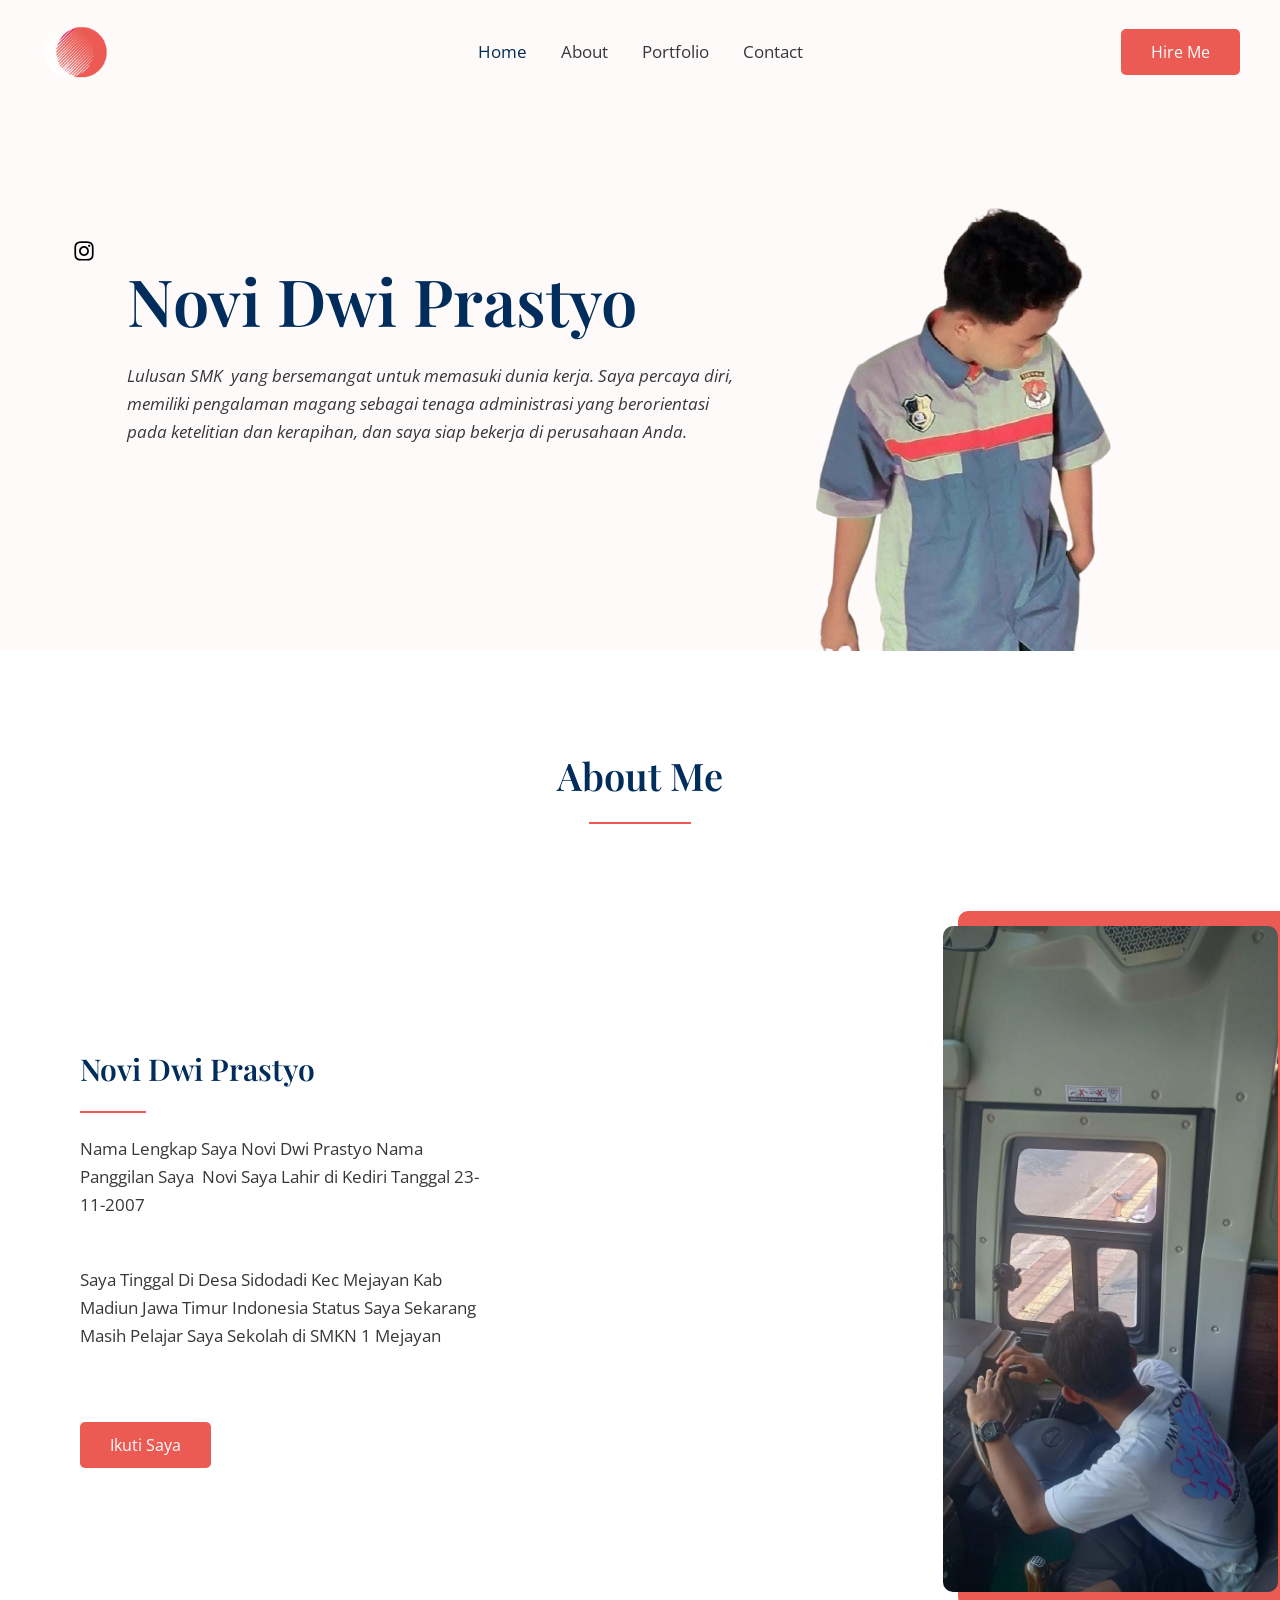
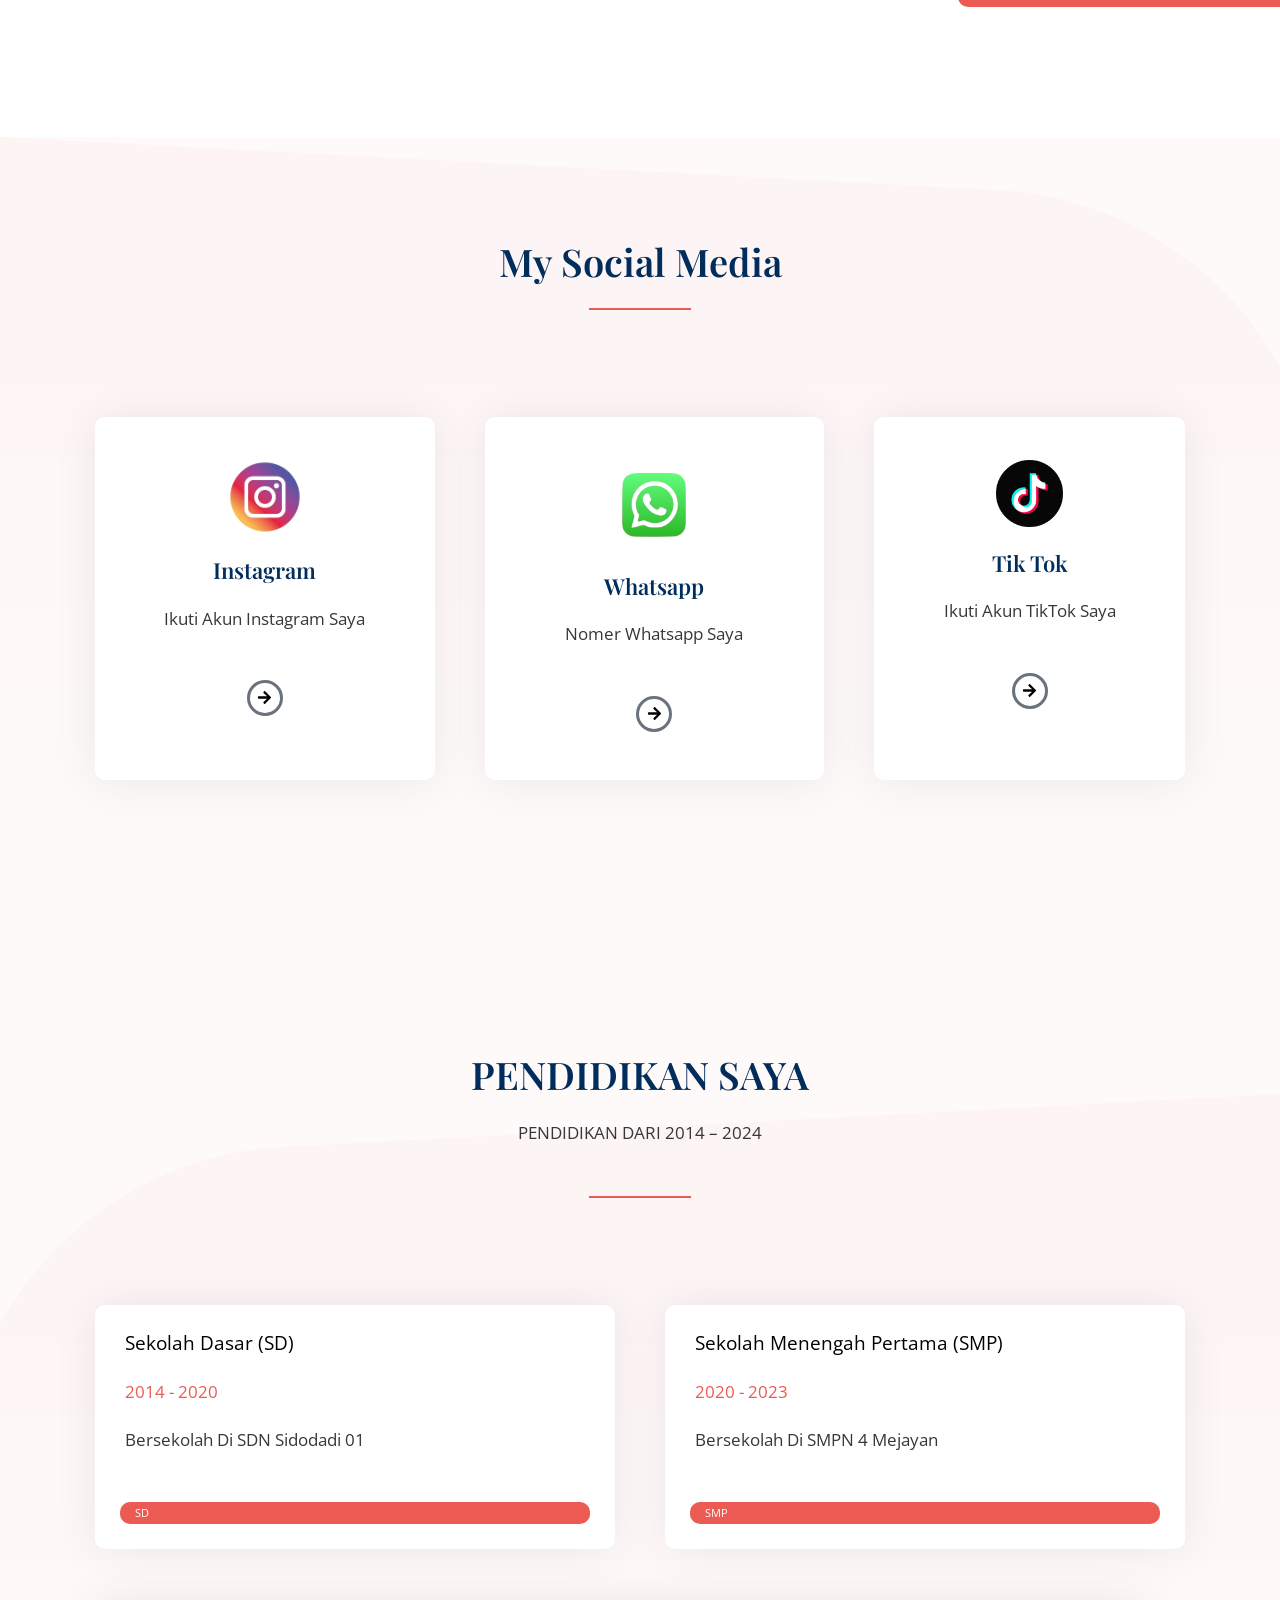
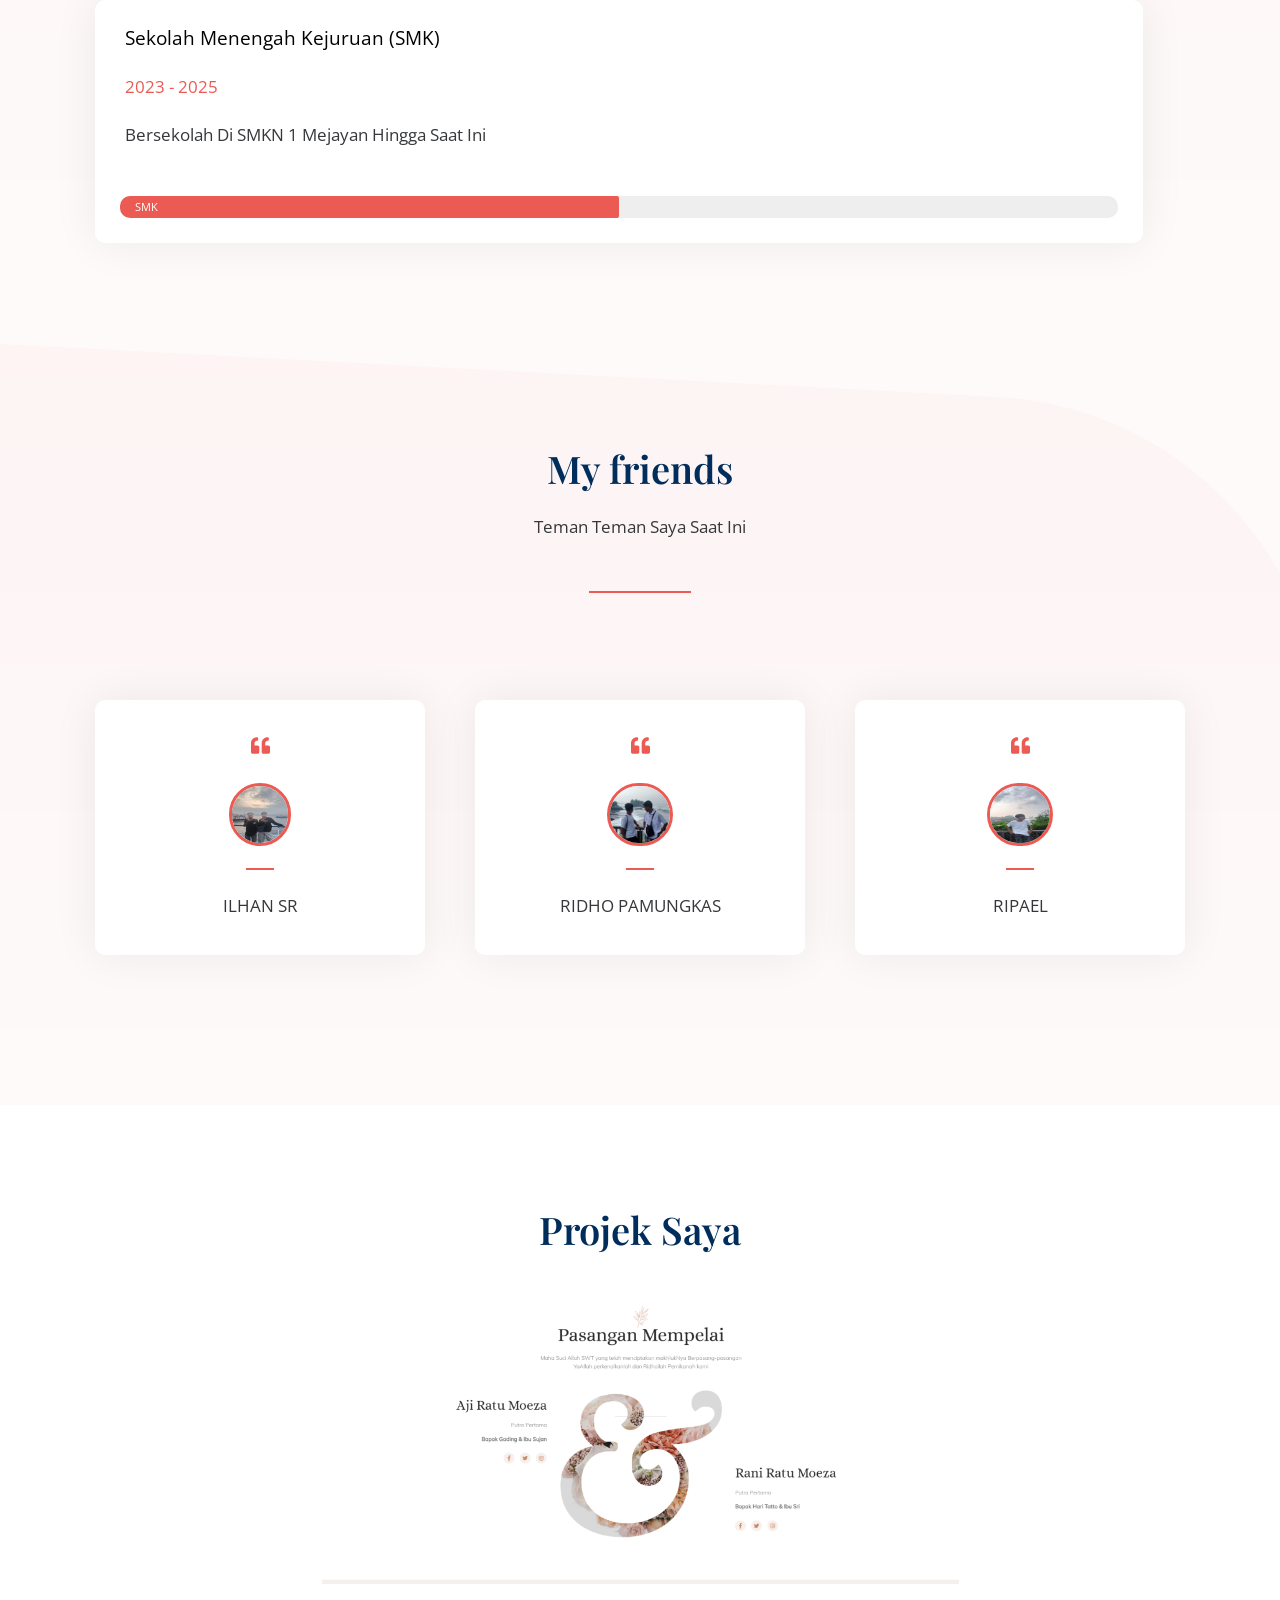
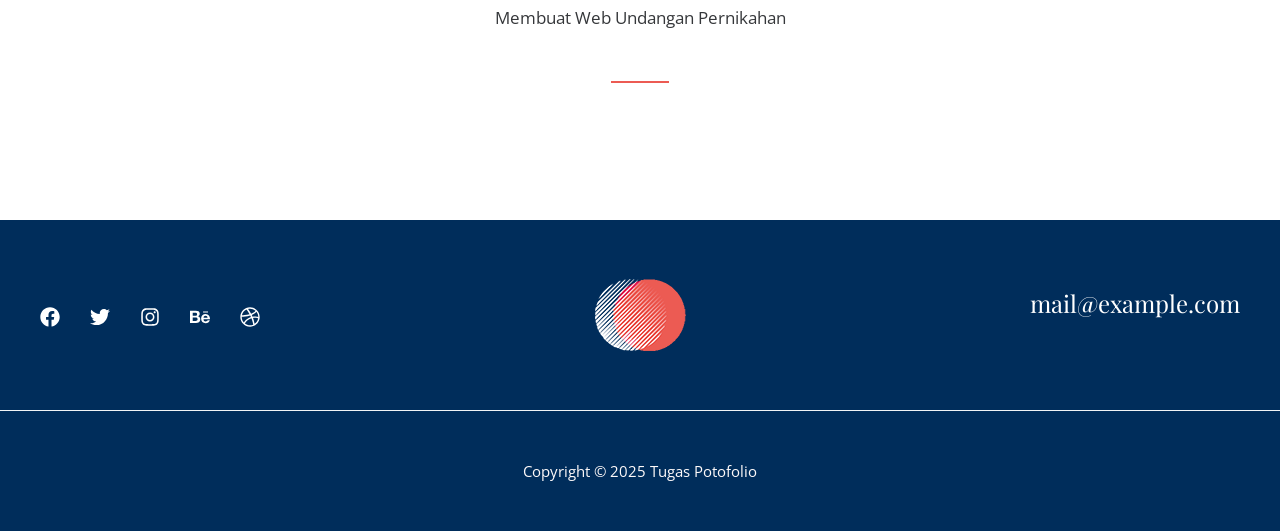
<file: index.html>
<!DOCTYPE html>
<html lang="en-US">
<head>
<meta charset="UTF-8">
<meta name="viewport" content="width=device-width, initial-scale=1">
	<link rel="profile" href="https://gmpg.org/xfn/11"> 
	<title>Tugas Potofolio</title>
<meta name="robots" content="max-image-preview:large">
	<style>img:is([sizes="auto" i], [sizes^="auto," i]) { contain-intrinsic-size: 3000px 1500px }</style>
	<link rel="dns-prefetch" href="//fonts.googleapis.com">
<link rel="alternate" type="application/rss+xml" title="Tugas Potofolio &raquo; Feed" href="https://novii15.github.io/portofolio.github.io/feed/">
<link rel="alternate" type="application/rss+xml" title="Tugas Potofolio &raquo; Comments Feed" href="https://novii15.github.io/portofolio.github.io/comments/feed/">
<script>
window._wpemojiSettings = {"baseUrl":"https:\/\/s.w.org\/images\/core\/emoji\/15.0.3\/72x72\/","ext":".png","svgUrl":"https:\/\/s.w.org\/images\/core\/emoji\/15.0.3\/svg\/","svgExt":".svg","source":{"concatemoji":"https:\/\/novii15.github.io\/portofolio.github.io\/wp-includes\/js\/wp-emoji-release.min.js?ver=6.7.2"}};
/*! This file is auto-generated */
!function(i,n){var o,s,e;function c(e){try{var t={supportTests:e,timestamp:(new Date).valueOf()};sessionStorage.setItem(o,JSON.stringify(t))}catch(e){}}function p(e,t,n){e.clearRect(0,0,e.canvas.width,e.canvas.height),e.fillText(t,0,0);var t=new Uint32Array(e.getImageData(0,0,e.canvas.width,e.canvas.height).data),r=(e.clearRect(0,0,e.canvas.width,e.canvas.height),e.fillText(n,0,0),new Uint32Array(e.getImageData(0,0,e.canvas.width,e.canvas.height).data));return t.every(function(e,t){return e===r[t]})}function u(e,t,n){switch(t){case"flag":return n(e,"🏳️‍⚧️","🏳️​⚧️")?!1:!n(e,"🇺🇳","🇺​🇳")&&!n(e,"🏴󠁧󠁢󠁥󠁮󠁧󠁿","🏴​󠁧​󠁢​󠁥​󠁮​󠁧​󠁿");case"emoji":return!n(e,"🐦‍⬛","🐦​⬛")}return!1}function f(e,t,n){var r="undefined"!=typeof WorkerGlobalScope&&self instanceof WorkerGlobalScope?new OffscreenCanvas(300,150):i.createElement("canvas"),a=r.getContext("2d",{willReadFrequently:!0}),o=(a.textBaseline="top",a.font="600 32px Arial",{});return e.forEach(function(e){o[e]=t(a,e,n)}),o}function t(e){var t=i.createElement("script");t.src=e,t.defer=!0,i.head.appendChild(t)}"undefined"!=typeof Promise&&(o="wpEmojiSettingsSupports",s=["flag","emoji"],n.supports={everything:!0,everythingExceptFlag:!0},e=new Promise(function(e){i.addEventListener("DOMContentLoaded",e,{once:!0})}),new Promise(function(t){var n=function(){try{var e=JSON.parse(sessionStorage.getItem(o));if("object"==typeof e&&"number"==typeof e.timestamp&&(new Date).valueOf()<e.timestamp+604800&&"object"==typeof e.supportTests)return e.supportTests}catch(e){}return null}();if(!n){if("undefined"!=typeof Worker&&"undefined"!=typeof OffscreenCanvas&&"undefined"!=typeof URL&&URL.createObjectURL&&"undefined"!=typeof Blob)try{var e="postMessage("+f.toString()+"("+[JSON.stringify(s),u.toString(),p.toString()].join(",")+"));",r=new Blob([e],{type:"text/javascript"}),a=new Worker(URL.createObjectURL(r),{name:"wpTestEmojiSupports"});return void(a.onmessage=function(e){c(n=e.data),a.terminate(),t(n)})}catch(e){}c(n=f(s,u,p))}t(n)}).then(function(e){for(var t in e)n.supports[t]=e[t],n.supports.everything=n.supports.everything&&n.supports[t],"flag"!==t&&(n.supports.everythingExceptFlag=n.supports.everythingExceptFlag&&n.supports[t]);n.supports.everythingExceptFlag=n.supports.everythingExceptFlag&&!n.supports.flag,n.DOMReady=!1,n.readyCallback=function(){n.DOMReady=!0}}).then(function(){return e}).then(function(){var e;n.supports.everything||(n.readyCallback(),(e=n.source||{}).concatemoji?t(e.concatemoji):e.wpemoji&&e.twemoji&&(t(e.twemoji),t(e.wpemoji)))}))}((window,document),window._wpemojiSettings);
</script>
<link rel="stylesheet" id="astra-theme-css-css" href="https://novii15.github.io/portofolio.github.io/wp-content/themes/astra/assets/css/minified/main.min.css?ver=4.8.12" media="all">
<style id="astra-theme-css-inline-css">:root{--ast-post-nav-space:0;--ast-container-default-xlg-padding:6.67em;--ast-container-default-lg-padding:5.67em;--ast-container-default-slg-padding:4.34em;--ast-container-default-md-padding:3.34em;--ast-container-default-sm-padding:6.67em;--ast-container-default-xs-padding:2.4em;--ast-container-default-xxs-padding:1.4em;--ast-code-block-background:#EEEEEE;--ast-comment-inputs-background:#FAFAFA;--ast-normal-container-width:1200px;--ast-narrow-container-width:750px;--ast-blog-title-font-weight:normal;--ast-blog-meta-weight:inherit;--ast-global-color-primary:var(--ast-global-color-5);--ast-global-color-secondary:var(--ast-global-color-4);--ast-global-color-alternate-background:var(--ast-global-color-7);--ast-global-color-subtle-background:var(--ast-global-color-6);}html{font-size:106.25%;}a,.page-title{color:var(--ast-global-color-2);}a:hover,a:focus{color:var(--ast-global-color-1);}body,button,input,select,textarea,.ast-button,.ast-custom-button{font-family:'Open Sans',sans-serif;font-weight:400;font-size:17px;font-size:1rem;line-height:var(--ast-body-line-height,1.65em);}blockquote{color:var(--ast-global-color-3);}h1,.entry-content h1,h2,.entry-content h2,h3,.entry-content h3,h4,.entry-content h4,h5,.entry-content h5,h6,.entry-content h6,.site-title,.site-title a{font-family:'Playfair Display',serif;font-weight:600;}.site-title{font-size:35px;font-size:2.0588235294118rem;display:none;}header .custom-logo-link img{max-width:70px;width:70px;}.astra-logo-svg{width:70px;}.site-header .site-description{font-size:15px;font-size:0.88235294117647rem;display:none;}.entry-title{font-size:26px;font-size:1.5294117647059rem;}.archive .ast-article-post .ast-article-inner,.blog .ast-article-post .ast-article-inner,.archive .ast-article-post .ast-article-inner:hover,.blog .ast-article-post .ast-article-inner:hover{overflow:hidden;}h1,.entry-content h1{font-size:65px;font-size:3.8235294117647rem;font-weight:600;font-family:'Playfair Display',serif;line-height:1.4em;}h2,.entry-content h2{font-size:48px;font-size:2.8235294117647rem;font-weight:600;font-family:'Playfair Display',serif;line-height:1.3em;}h3,.entry-content h3{font-size:38px;font-size:2.2352941176471rem;font-weight:600;font-family:'Playfair Display',serif;line-height:1.3em;}h4,.entry-content h4{font-size:35px;font-size:2.0588235294118rem;line-height:1.2em;font-family:'Playfair Display',serif;}h5,.entry-content h5{font-size:30px;font-size:1.7647058823529rem;line-height:1.2em;font-family:'Playfair Display',serif;}h6,.entry-content h6{font-size:22px;font-size:1.2941176470588rem;line-height:1.25em;font-family:'Playfair Display',serif;}::selection{background-color:var(--ast-global-color-0);color:#000000;}body,h1,.entry-title a,.entry-content h1,h2,.entry-content h2,h3,.entry-content h3,h4,.entry-content h4,h5,.entry-content h5,h6,.entry-content h6{color:var(--ast-global-color-3);}.tagcloud a:hover,.tagcloud a:focus,.tagcloud a.current-item{color:#ffffff;border-color:var(--ast-global-color-2);background-color:var(--ast-global-color-2);}input:focus,input[type="text"]:focus,input[type="email"]:focus,input[type="url"]:focus,input[type="password"]:focus,input[type="reset"]:focus,input[type="search"]:focus,textarea:focus{border-color:var(--ast-global-color-2);}input[type="radio"]:checked,input[type=reset],input[type="checkbox"]:checked,input[type="checkbox"]:hover:checked,input[type="checkbox"]:focus:checked,input[type=range]::-webkit-slider-thumb{border-color:var(--ast-global-color-2);background-color:var(--ast-global-color-2);box-shadow:none;}.site-footer a:hover + .post-count,.site-footer a:focus + .post-count{background:var(--ast-global-color-2);border-color:var(--ast-global-color-2);}.single .nav-links .nav-previous,.single .nav-links .nav-next{color:var(--ast-global-color-2);}.entry-meta,.entry-meta *{line-height:1.45;color:var(--ast-global-color-2);}.entry-meta a:not(.ast-button):hover,.entry-meta a:not(.ast-button):hover *,.entry-meta a:not(.ast-button):focus,.entry-meta a:not(.ast-button):focus *,.page-links > .page-link,.page-links .page-link:hover,.post-navigation a:hover{color:var(--ast-global-color-1);}#cat option,.secondary .calendar_wrap thead a,.secondary .calendar_wrap thead a:visited{color:var(--ast-global-color-2);}.secondary .calendar_wrap #today,.ast-progress-val span{background:var(--ast-global-color-2);}.secondary a:hover + .post-count,.secondary a:focus + .post-count{background:var(--ast-global-color-2);border-color:var(--ast-global-color-2);}.calendar_wrap #today > a{color:#ffffff;}.page-links .page-link,.single .post-navigation a{color:var(--ast-global-color-2);}.ast-search-menu-icon .search-form button.search-submit{padding:0 4px;}.ast-search-menu-icon form.search-form{padding-right:0;}.ast-search-menu-icon.slide-search input.search-field{width:0;}.ast-header-search .ast-search-menu-icon.ast-dropdown-active .search-form,.ast-header-search .ast-search-menu-icon.ast-dropdown-active .search-field:focus{transition:all 0.2s;}.search-form input.search-field:focus{outline:none;}.wp-block-latest-posts > li > a{color:var(--ast-global-color-2);}.widget-title,.widget .wp-block-heading{font-size:24px;font-size:1.4117647058824rem;color:var(--ast-global-color-3);}.ast-search-menu-icon.slide-search a:focus-visible:focus-visible,.astra-search-icon:focus-visible,#close:focus-visible,a:focus-visible,.ast-menu-toggle:focus-visible,.site .skip-link:focus-visible,.wp-block-loginout input:focus-visible,.wp-block-search.wp-block-search__button-inside .wp-block-search__inside-wrapper,.ast-header-navigation-arrow:focus-visible,.woocommerce .wc-proceed-to-checkout > .checkout-button:focus-visible,.woocommerce .woocommerce-MyAccount-navigation ul li a:focus-visible,.ast-orders-table__row .ast-orders-table__cell:focus-visible,.woocommerce .woocommerce-order-details .order-again > .button:focus-visible,.woocommerce .woocommerce-message a.button.wc-forward:focus-visible,.woocommerce #minus_qty:focus-visible,.woocommerce #plus_qty:focus-visible,a#ast-apply-coupon:focus-visible,.woocommerce .woocommerce-info a:focus-visible,.woocommerce .astra-shop-summary-wrap a:focus-visible,.woocommerce a.wc-forward:focus-visible,#ast-apply-coupon:focus-visible,.woocommerce-js .woocommerce-mini-cart-item a.remove:focus-visible,#close:focus-visible,.button.search-submit:focus-visible,#search_submit:focus,.normal-search:focus-visible,.ast-header-account-wrap:focus-visible,.woocommerce .ast-on-card-button.ast-quick-view-trigger:focus{outline-style:dotted;outline-color:inherit;outline-width:thin;}input:focus,input[type="text"]:focus,input[type="email"]:focus,input[type="url"]:focus,input[type="password"]:focus,input[type="reset"]:focus,input[type="search"]:focus,input[type="number"]:focus,textarea:focus,.wp-block-search__input:focus,[data-section="section-header-mobile-trigger"] .ast-button-wrap .ast-mobile-menu-trigger-minimal:focus,.ast-mobile-popup-drawer.active .menu-toggle-close:focus,.woocommerce-ordering select.orderby:focus,#ast-scroll-top:focus,#coupon_code:focus,.woocommerce-page #comment:focus,.woocommerce #reviews #respond input#submit:focus,.woocommerce a.add_to_cart_button:focus,.woocommerce .button.single_add_to_cart_button:focus,.woocommerce .woocommerce-cart-form button:focus,.woocommerce .woocommerce-cart-form__cart-item .quantity .qty:focus,.woocommerce .woocommerce-billing-fields .woocommerce-billing-fields__field-wrapper .woocommerce-input-wrapper > .input-text:focus,.woocommerce #order_comments:focus,.woocommerce #place_order:focus,.woocommerce .woocommerce-address-fields .woocommerce-address-fields__field-wrapper .woocommerce-input-wrapper > .input-text:focus,.woocommerce .woocommerce-MyAccount-content form button:focus,.woocommerce .woocommerce-MyAccount-content .woocommerce-EditAccountForm .woocommerce-form-row .woocommerce-Input.input-text:focus,.woocommerce .ast-woocommerce-container .woocommerce-pagination ul.page-numbers li a:focus,body #content .woocommerce form .form-row .select2-container--default .select2-selection--single:focus,#ast-coupon-code:focus,.woocommerce.woocommerce-js .quantity input[type=number]:focus,.woocommerce-js .woocommerce-mini-cart-item .quantity input[type=number]:focus,.woocommerce p#ast-coupon-trigger:focus{border-style:dotted;border-color:inherit;border-width:thin;}input{outline:none;}.ast-logo-title-inline .site-logo-img{padding-right:1em;}.site-logo-img img{ transition:all 0.2s linear;}body .ast-oembed-container *{position:absolute;top:0;width:100%;height:100%;left:0;}body .wp-block-embed-pocket-casts .ast-oembed-container *{position:unset;}.ast-single-post-featured-section + article {margin-top: 2em;}.site-content .ast-single-post-featured-section img {width: 100%;overflow: hidden;object-fit: cover;}.site > .ast-single-related-posts-container {margin-top: 0;}@media (min-width: 922px) {.ast-desktop .ast-container--narrow {max-width: var(--ast-narrow-container-width);margin: 0 auto;}}.ast-page-builder-template .hentry {margin: 0;}.ast-page-builder-template .site-content > .ast-container {max-width: 100%;padding: 0;}.ast-page-builder-template .site .site-content #primary {padding: 0;margin: 0;}.ast-page-builder-template .no-results {text-align: center;margin: 4em auto;}.ast-page-builder-template .ast-pagination {padding: 2em;}.ast-page-builder-template .entry-header.ast-no-title.ast-no-thumbnail {margin-top: 0;}.ast-page-builder-template .entry-header.ast-header-without-markup {margin-top: 0;margin-bottom: 0;}.ast-page-builder-template .entry-header.ast-no-title.ast-no-meta {margin-bottom: 0;}.ast-page-builder-template.single .post-navigation {padding-bottom: 2em;}.ast-page-builder-template.single-post .site-content > .ast-container {max-width: 100%;}.ast-page-builder-template .entry-header {margin-top: 4em;margin-left: auto;margin-right: auto;padding-left: 20px;padding-right: 20px;}.single.ast-page-builder-template .entry-header {padding-left: 20px;padding-right: 20px;}.ast-page-builder-template .ast-archive-description {margin: 4em auto 0;padding-left: 20px;padding-right: 20px;}.ast-page-builder-template.ast-no-sidebar .entry-content .alignwide {margin-left: 0;margin-right: 0;}@media (max-width:921.9px){#ast-desktop-header{display:none;}}@media (min-width:922px){#ast-mobile-header{display:none;}}.wp-block-buttons.aligncenter{justify-content:center;}@media (max-width:921px){.ast-theme-transparent-header #primary,.ast-theme-transparent-header #secondary{padding:0;}}@media (max-width:921px){.ast-plain-container.ast-no-sidebar #primary{padding:0;}}.ast-plain-container.ast-no-sidebar #primary{margin-top:0;margin-bottom:0;}.wp-block-buttons .wp-block-button.is-style-outline .wp-block-button__link.wp-element-button,.ast-outline-button,.wp-block-uagb-buttons-child .uagb-buttons-repeater.ast-outline-button{border-color:var(--ast-global-color-0);border-top-width:2px;border-right-width:2px;border-bottom-width:2px;border-left-width:2px;font-family:inherit;font-weight:inherit;font-size:16px;font-size:0.94117647058824rem;line-height:1em;border-top-left-radius:5px;border-top-right-radius:5px;border-bottom-right-radius:5px;border-bottom-left-radius:5px;}.wp-block-button.is-style-outline .wp-block-button__link:hover,.wp-block-buttons .wp-block-button.is-style-outline .wp-block-button__link:focus,.wp-block-buttons .wp-block-button.is-style-outline > .wp-block-button__link:not(.has-text-color):hover,.wp-block-buttons .wp-block-button.wp-block-button__link.is-style-outline:not(.has-text-color):hover,.ast-outline-button:hover,.ast-outline-button:focus,.wp-block-uagb-buttons-child .uagb-buttons-repeater.ast-outline-button:hover,.wp-block-uagb-buttons-child .uagb-buttons-repeater.ast-outline-button:focus{background-color:var(--ast-global-color-1);}.wp-block-button .wp-block-button__link.wp-element-button.is-style-outline:not(.has-background),.wp-block-button.is-style-outline>.wp-block-button__link.wp-element-button:not(.has-background),.ast-outline-button{background-color:var(--ast-global-color-0);}.entry-content[data-ast-blocks-layout] > figure{margin-bottom:1em;}@media (max-width:921px){.ast-separate-container #primary,.ast-separate-container #secondary{padding:1.5em 0;}#primary,#secondary{padding:1.5em 0;margin:0;}.ast-left-sidebar #content > .ast-container{display:flex;flex-direction:column-reverse;width:100%;}.ast-separate-container .ast-article-post,.ast-separate-container .ast-article-single{padding:1.5em 2.14em;}.ast-author-box img.avatar{margin:20px 0 0 0;}}@media (min-width:922px){.ast-separate-container.ast-right-sidebar #primary,.ast-separate-container.ast-left-sidebar #primary{border:0;}.search-no-results.ast-separate-container #primary{margin-bottom:4em;}}.elementor-button-wrapper .elementor-button{border-style:solid;text-decoration:none;border-top-width:0px;border-right-width:0px;border-left-width:0px;border-bottom-width:0px;}body .elementor-button.elementor-size-sm,body .elementor-button.elementor-size-xs,body .elementor-button.elementor-size-md,body .elementor-button.elementor-size-lg,body .elementor-button.elementor-size-xl,body .elementor-button{border-top-left-radius:5px;border-top-right-radius:5px;border-bottom-right-radius:5px;border-bottom-left-radius:5px;padding-top:15px;padding-right:30px;padding-bottom:15px;padding-left:30px;}.elementor-button-wrapper .elementor-button{border-color:var(--ast-global-color-0);background-color:var(--ast-global-color-0);}.elementor-button-wrapper .elementor-button:hover,.elementor-button-wrapper .elementor-button:focus{color:var(--ast-global-color-5);background-color:var(--ast-global-color-1);border-color:var(--ast-global-color-1);}.wp-block-button .wp-block-button__link ,.elementor-button-wrapper .elementor-button,.elementor-button-wrapper .elementor-button:visited{color:var(--ast-global-color-5);}.elementor-button-wrapper .elementor-button{font-size:16px;font-size:0.94117647058824rem;line-height:1em;}body .elementor-button.elementor-size-sm,body .elementor-button.elementor-size-xs,body .elementor-button.elementor-size-md,body .elementor-button.elementor-size-lg,body .elementor-button.elementor-size-xl,body .elementor-button{font-size:16px;font-size:0.94117647058824rem;}.wp-block-button .wp-block-button__link:hover,.wp-block-button .wp-block-button__link:focus{color:var(--ast-global-color-5);background-color:var(--ast-global-color-1);border-color:var(--ast-global-color-1);}.elementor-widget-heading h1.elementor-heading-title{line-height:1.4em;}.elementor-widget-heading h2.elementor-heading-title{line-height:1.3em;}.elementor-widget-heading h3.elementor-heading-title{line-height:1.3em;}.elementor-widget-heading h4.elementor-heading-title{line-height:1.2em;}.elementor-widget-heading h5.elementor-heading-title{line-height:1.2em;}.elementor-widget-heading h6.elementor-heading-title{line-height:1.25em;}.wp-block-button .wp-block-button__link,.wp-block-search .wp-block-search__button,body .wp-block-file .wp-block-file__button{border-style:solid;border-top-width:0px;border-right-width:0px;border-left-width:0px;border-bottom-width:0px;border-color:var(--ast-global-color-0);background-color:var(--ast-global-color-0);color:var(--ast-global-color-5);font-family:inherit;font-weight:inherit;line-height:1em;font-size:16px;font-size:0.94117647058824rem;border-top-left-radius:5px;border-top-right-radius:5px;border-bottom-right-radius:5px;border-bottom-left-radius:5px;padding-top:15px;padding-right:30px;padding-bottom:15px;padding-left:30px;}.menu-toggle,button,.ast-button,.ast-custom-button,.button,input#submit,input[type="button"],input[type="submit"],input[type="reset"],form[CLASS*="wp-block-search__"].wp-block-search .wp-block-search__inside-wrapper .wp-block-search__button,body .wp-block-file .wp-block-file__button,.woocommerce-js a.button,.woocommerce button.button,.woocommerce .woocommerce-message a.button,.woocommerce #respond input#submit.alt,.woocommerce input.button.alt,.woocommerce input.button,.woocommerce input.button:disabled,.woocommerce input.button:disabled[disabled],.woocommerce input.button:disabled:hover,.woocommerce input.button:disabled[disabled]:hover,.woocommerce #respond input#submit,.woocommerce button.button.alt.disabled,.wc-block-grid__products .wc-block-grid__product .wp-block-button__link,.wc-block-grid__product-onsale,[CLASS*="wc-block"] button,.woocommerce-js .astra-cart-drawer .astra-cart-drawer-content .woocommerce-mini-cart__buttons .button:not(.checkout):not(.ast-continue-shopping),.woocommerce-js .astra-cart-drawer .astra-cart-drawer-content .woocommerce-mini-cart__buttons a.checkout,.woocommerce button.button.alt.disabled.wc-variation-selection-needed,[CLASS*="wc-block"] .wc-block-components-button{border-style:solid;border-top-width:0px;border-right-width:0px;border-left-width:0px;border-bottom-width:0px;color:var(--ast-global-color-5);border-color:var(--ast-global-color-0);background-color:var(--ast-global-color-0);padding-top:15px;padding-right:30px;padding-bottom:15px;padding-left:30px;font-family:inherit;font-weight:inherit;font-size:16px;font-size:0.94117647058824rem;line-height:1em;border-top-left-radius:5px;border-top-right-radius:5px;border-bottom-right-radius:5px;border-bottom-left-radius:5px;}button:focus,.menu-toggle:hover,button:hover,.ast-button:hover,.ast-custom-button:hover .button:hover,.ast-custom-button:hover ,input[type=reset]:hover,input[type=reset]:focus,input#submit:hover,input#submit:focus,input[type="button"]:hover,input[type="button"]:focus,input[type="submit"]:hover,input[type="submit"]:focus,form[CLASS*="wp-block-search__"].wp-block-search .wp-block-search__inside-wrapper .wp-block-search__button:hover,form[CLASS*="wp-block-search__"].wp-block-search .wp-block-search__inside-wrapper .wp-block-search__button:focus,body .wp-block-file .wp-block-file__button:hover,body .wp-block-file .wp-block-file__button:focus,.woocommerce-js a.button:hover,.woocommerce button.button:hover,.woocommerce .woocommerce-message a.button:hover,.woocommerce #respond input#submit:hover,.woocommerce #respond input#submit.alt:hover,.woocommerce input.button.alt:hover,.woocommerce input.button:hover,.woocommerce button.button.alt.disabled:hover,.wc-block-grid__products .wc-block-grid__product .wp-block-button__link:hover,[CLASS*="wc-block"] button:hover,.woocommerce-js .astra-cart-drawer .astra-cart-drawer-content .woocommerce-mini-cart__buttons .button:not(.checkout):not(.ast-continue-shopping):hover,.woocommerce-js .astra-cart-drawer .astra-cart-drawer-content .woocommerce-mini-cart__buttons a.checkout:hover,.woocommerce button.button.alt.disabled.wc-variation-selection-needed:hover,[CLASS*="wc-block"] .wc-block-components-button:hover,[CLASS*="wc-block"] .wc-block-components-button:focus{color:var(--ast-global-color-5);background-color:var(--ast-global-color-1);border-color:var(--ast-global-color-1);}@media (max-width:921px){.ast-mobile-header-stack .main-header-bar .ast-search-menu-icon{display:inline-block;}.ast-header-break-point.ast-header-custom-item-outside .ast-mobile-header-stack .main-header-bar .ast-search-icon{margin:0;}.ast-comment-avatar-wrap img{max-width:2.5em;}.ast-comment-meta{padding:0 1.8888em 1.3333em;}.ast-separate-container .ast-comment-list li.depth-1{padding:1.5em 2.14em;}.ast-separate-container .comment-respond{padding:2em 2.14em;}}@media (min-width:544px){.ast-container{max-width:100%;}}@media (max-width:544px){.ast-separate-container .ast-article-post,.ast-separate-container .ast-article-single,.ast-separate-container .comments-title,.ast-separate-container .ast-archive-description{padding:1.5em 1em;}.ast-separate-container #content .ast-container{padding-left:0.54em;padding-right:0.54em;}.ast-separate-container .ast-comment-list .bypostauthor{padding:.5em;}.ast-search-menu-icon.ast-dropdown-active .search-field{width:170px;}} #ast-mobile-header .ast-site-header-cart-li a{pointer-events:none;}body,.ast-separate-container{background-color:var(--ast-global-color-4);background-image:none;}@media (max-width:921px){.site-title{display:none;}.site-header .site-description{display:none;}h1,.entry-content h1{font-size:30px;}h2,.entry-content h2{font-size:25px;}h3,.entry-content h3{font-size:20px;}.astra-logo-svg{width:120px;}header .custom-logo-link img,.ast-header-break-point .site-logo-img .custom-mobile-logo-link img{max-width:120px;width:120px;}}@media (max-width:544px){.site-title{display:none;}.site-header .site-description{display:none;}h1,.entry-content h1{font-size:30px;}h2,.entry-content h2{font-size:25px;}h3,.entry-content h3{font-size:20px;}header .custom-logo-link img,.ast-header-break-point .site-branding img,.ast-header-break-point .custom-logo-link img{max-width:100px;width:100px;}.astra-logo-svg{width:100px;}.ast-header-break-point .site-logo-img .custom-mobile-logo-link img{max-width:100px;}}@media (max-width:921px){html{font-size:96.9%;}}@media (max-width:544px){html{font-size:96.9%;}}@media (min-width:922px){.ast-container{max-width:1240px;}}@media (min-width:922px){.site-content .ast-container{display:flex;}}@media (max-width:921px){.site-content .ast-container{flex-direction:column;}}@media (min-width:922px){.main-header-menu .sub-menu .menu-item.ast-left-align-sub-menu:hover > .sub-menu,.main-header-menu .sub-menu .menu-item.ast-left-align-sub-menu.focus > .sub-menu{margin-left:-0px;}}.ast-theme-transparent-header [data-section="section-header-mobile-trigger"] .ast-button-wrap .ast-mobile-menu-trigger-minimal{background:transparent;}.site .comments-area{padding-bottom:3em;}.wp-block-file {display: flex;align-items: center;flex-wrap: wrap;justify-content: space-between;}.wp-block-pullquote {border: none;}.wp-block-pullquote blockquote::before {content: "\201D";font-family: "Helvetica",sans-serif;display: flex;transform: rotate( 180deg );font-size: 6rem;font-style: normal;line-height: 1;font-weight: bold;align-items: center;justify-content: center;}.has-text-align-right > blockquote::before {justify-content: flex-start;}.has-text-align-left > blockquote::before {justify-content: flex-end;}figure.wp-block-pullquote.is-style-solid-color blockquote {max-width: 100%;text-align: inherit;}:root {--wp--custom--ast-default-block-top-padding: 3em;--wp--custom--ast-default-block-right-padding: 3em;--wp--custom--ast-default-block-bottom-padding: 3em;--wp--custom--ast-default-block-left-padding: 3em;--wp--custom--ast-container-width: 1200px;--wp--custom--ast-content-width-size: 1200px;--wp--custom--ast-wide-width-size: calc(1200px + var(--wp--custom--ast-default-block-left-padding) + var(--wp--custom--ast-default-block-right-padding));}.ast-narrow-container {--wp--custom--ast-content-width-size: 750px;--wp--custom--ast-wide-width-size: 750px;}@media(max-width: 921px) {:root {--wp--custom--ast-default-block-top-padding: 3em;--wp--custom--ast-default-block-right-padding: 2em;--wp--custom--ast-default-block-bottom-padding: 3em;--wp--custom--ast-default-block-left-padding: 2em;}}@media(max-width: 544px) {:root {--wp--custom--ast-default-block-top-padding: 3em;--wp--custom--ast-default-block-right-padding: 1.5em;--wp--custom--ast-default-block-bottom-padding: 3em;--wp--custom--ast-default-block-left-padding: 1.5em;}}.entry-content > .wp-block-group,.entry-content > .wp-block-cover,.entry-content > .wp-block-columns {padding-top: var(--wp--custom--ast-default-block-top-padding);padding-right: var(--wp--custom--ast-default-block-right-padding);padding-bottom: var(--wp--custom--ast-default-block-bottom-padding);padding-left: var(--wp--custom--ast-default-block-left-padding);}.ast-plain-container.ast-no-sidebar .entry-content > .alignfull,.ast-page-builder-template .ast-no-sidebar .entry-content > .alignfull {margin-left: calc( -50vw + 50%);margin-right: calc( -50vw + 50%);max-width: 100vw;width: 100vw;}.ast-plain-container.ast-no-sidebar .entry-content .alignfull .alignfull,.ast-page-builder-template.ast-no-sidebar .entry-content .alignfull .alignfull,.ast-plain-container.ast-no-sidebar .entry-content .alignfull .alignwide,.ast-page-builder-template.ast-no-sidebar .entry-content .alignfull .alignwide,.ast-plain-container.ast-no-sidebar .entry-content .alignwide .alignfull,.ast-page-builder-template.ast-no-sidebar .entry-content .alignwide .alignfull,.ast-plain-container.ast-no-sidebar .entry-content .alignwide .alignwide,.ast-page-builder-template.ast-no-sidebar .entry-content .alignwide .alignwide,.ast-plain-container.ast-no-sidebar .entry-content .wp-block-column .alignfull,.ast-page-builder-template.ast-no-sidebar .entry-content .wp-block-column .alignfull,.ast-plain-container.ast-no-sidebar .entry-content .wp-block-column .alignwide,.ast-page-builder-template.ast-no-sidebar .entry-content .wp-block-column .alignwide {margin-left: auto;margin-right: auto;width: 100%;}[data-ast-blocks-layout] .wp-block-separator:not(.is-style-dots) {height: 0;}[data-ast-blocks-layout] .wp-block-separator {margin: 20px auto;}[data-ast-blocks-layout] .wp-block-separator:not(.is-style-wide):not(.is-style-dots) {max-width: 100px;}[data-ast-blocks-layout] .wp-block-separator.has-background {padding: 0;}.entry-content[data-ast-blocks-layout] > * {max-width: var(--wp--custom--ast-content-width-size);margin-left: auto;margin-right: auto;}.entry-content[data-ast-blocks-layout] > .alignwide {max-width: var(--wp--custom--ast-wide-width-size);}.entry-content[data-ast-blocks-layout] .alignfull {max-width: none;}.entry-content .wp-block-columns {margin-bottom: 0;}blockquote {margin: 1.5em;border-color: rgba(0,0,0,0.05);}.wp-block-quote:not(.has-text-align-right):not(.has-text-align-center) {border-left: 5px solid rgba(0,0,0,0.05);}.has-text-align-right > blockquote,blockquote.has-text-align-right {border-right: 5px solid rgba(0,0,0,0.05);}.has-text-align-left > blockquote,blockquote.has-text-align-left {border-left: 5px solid rgba(0,0,0,0.05);}.wp-block-site-tagline,.wp-block-latest-posts .read-more {margin-top: 15px;}.wp-block-loginout p label {display: block;}.wp-block-loginout p:not(.login-remember):not(.login-submit) input {width: 100%;}.wp-block-loginout input:focus {border-color: transparent;}.wp-block-loginout input:focus {outline: thin dotted;}.entry-content .wp-block-media-text .wp-block-media-text__content {padding: 0 0 0 8%;}.entry-content .wp-block-media-text.has-media-on-the-right .wp-block-media-text__content {padding: 0 8% 0 0;}.entry-content .wp-block-media-text.has-background .wp-block-media-text__content {padding: 8%;}.entry-content .wp-block-cover:not([class*="background-color"]):not(.has-text-color.has-link-color) .wp-block-cover__inner-container,.entry-content .wp-block-cover:not([class*="background-color"]) .wp-block-cover-image-text,.entry-content .wp-block-cover:not([class*="background-color"]) .wp-block-cover-text,.entry-content .wp-block-cover-image:not([class*="background-color"]) .wp-block-cover__inner-container,.entry-content .wp-block-cover-image:not([class*="background-color"]) .wp-block-cover-image-text,.entry-content .wp-block-cover-image:not([class*="background-color"]) .wp-block-cover-text {color: var(--ast-global-color-primary,var(--ast-global-color-5));}.wp-block-loginout .login-remember input {width: 1.1rem;height: 1.1rem;margin: 0 5px 4px 0;vertical-align: middle;}.wp-block-latest-posts > li > *:first-child,.wp-block-latest-posts:not(.is-grid) > li:first-child {margin-top: 0;}.entry-content > .wp-block-buttons,.entry-content > .wp-block-uagb-buttons {margin-bottom: 1.5em;}.wp-block-search__inside-wrapper .wp-block-search__input {padding: 0 10px;color: var(--ast-global-color-3);background: var(--ast-global-color-primary,var(--ast-global-color-5));border-color: var(--ast-border-color);}.wp-block-latest-posts .read-more {margin-bottom: 1.5em;}.wp-block-search__no-button .wp-block-search__inside-wrapper .wp-block-search__input {padding-top: 5px;padding-bottom: 5px;}.wp-block-latest-posts .wp-block-latest-posts__post-date,.wp-block-latest-posts .wp-block-latest-posts__post-author {font-size: 1rem;}.wp-block-latest-posts > li > *,.wp-block-latest-posts:not(.is-grid) > li {margin-top: 12px;margin-bottom: 12px;}.ast-page-builder-template .entry-content[data-ast-blocks-layout] > *,.ast-page-builder-template .entry-content[data-ast-blocks-layout] > .alignfull:not(.wp-block-group):not(.uagb-is-root-container) > * {max-width: none;}.ast-page-builder-template .entry-content[data-ast-blocks-layout] > .alignwide:not(.uagb-is-root-container) > * {max-width: var(--wp--custom--ast-wide-width-size);}.ast-page-builder-template .entry-content[data-ast-blocks-layout] > .inherit-container-width > *,.ast-page-builder-template .entry-content[data-ast-blocks-layout] > *:not(.wp-block-group):not(.uagb-is-root-container) > *,.entry-content[data-ast-blocks-layout] > .wp-block-cover .wp-block-cover__inner-container {max-width: var(--wp--custom--ast-content-width-size) ;margin-left: auto;margin-right: auto;}.entry-content[data-ast-blocks-layout] .wp-block-cover:not(.alignleft):not(.alignright) {width: auto;}@media(max-width: 1200px) {.ast-separate-container .entry-content > .alignfull,.ast-separate-container .entry-content[data-ast-blocks-layout] > .alignwide,.ast-plain-container .entry-content[data-ast-blocks-layout] > .alignwide,.ast-plain-container .entry-content .alignfull {margin-left: calc(-1 * min(var(--ast-container-default-xlg-padding),20px)) ;margin-right: calc(-1 * min(var(--ast-container-default-xlg-padding),20px));}}@media(min-width: 1201px) {.ast-separate-container .entry-content > .alignfull {margin-left: calc(-1 * var(--ast-container-default-xlg-padding) );margin-right: calc(-1 * var(--ast-container-default-xlg-padding) );}.ast-separate-container .entry-content[data-ast-blocks-layout] > .alignwide,.ast-plain-container .entry-content[data-ast-blocks-layout] > .alignwide {margin-left: calc(-1 * var(--wp--custom--ast-default-block-left-padding) );margin-right: calc(-1 * var(--wp--custom--ast-default-block-right-padding) );}}@media(min-width: 921px) {.ast-separate-container .entry-content .wp-block-group.alignwide:not(.inherit-container-width) > :where(:not(.alignleft):not(.alignright)),.ast-plain-container .entry-content .wp-block-group.alignwide:not(.inherit-container-width) > :where(:not(.alignleft):not(.alignright)) {max-width: calc( var(--wp--custom--ast-content-width-size) + 80px );}.ast-plain-container.ast-right-sidebar .entry-content[data-ast-blocks-layout] .alignfull,.ast-plain-container.ast-left-sidebar .entry-content[data-ast-blocks-layout] .alignfull {margin-left: -60px;margin-right: -60px;}}@media(min-width: 544px) {.entry-content > .alignleft {margin-right: 20px;}.entry-content > .alignright {margin-left: 20px;}}@media (max-width:544px){.wp-block-columns .wp-block-column:not(:last-child){margin-bottom:20px;}.wp-block-latest-posts{margin:0;}}@media( max-width: 600px ) {.entry-content .wp-block-media-text .wp-block-media-text__content,.entry-content .wp-block-media-text.has-media-on-the-right .wp-block-media-text__content {padding: 8% 0 0;}.entry-content .wp-block-media-text.has-background .wp-block-media-text__content {padding: 8%;}}.ast-page-builder-template .entry-header {padding-left: 0;}.ast-narrow-container .site-content .wp-block-uagb-image--align-full .wp-block-uagb-image__figure {max-width: 100%;margin-left: auto;margin-right: auto;}:root .has-ast-global-color-0-color{color:var(--ast-global-color-0);}:root .has-ast-global-color-0-background-color{background-color:var(--ast-global-color-0);}:root .wp-block-button .has-ast-global-color-0-color{color:var(--ast-global-color-0);}:root .wp-block-button .has-ast-global-color-0-background-color{background-color:var(--ast-global-color-0);}:root .has-ast-global-color-1-color{color:var(--ast-global-color-1);}:root .has-ast-global-color-1-background-color{background-color:var(--ast-global-color-1);}:root .wp-block-button .has-ast-global-color-1-color{color:var(--ast-global-color-1);}:root .wp-block-button .has-ast-global-color-1-background-color{background-color:var(--ast-global-color-1);}:root .has-ast-global-color-2-color{color:var(--ast-global-color-2);}:root .has-ast-global-color-2-background-color{background-color:var(--ast-global-color-2);}:root .wp-block-button .has-ast-global-color-2-color{color:var(--ast-global-color-2);}:root .wp-block-button .has-ast-global-color-2-background-color{background-color:var(--ast-global-color-2);}:root .has-ast-global-color-3-color{color:var(--ast-global-color-3);}:root .has-ast-global-color-3-background-color{background-color:var(--ast-global-color-3);}:root .wp-block-button .has-ast-global-color-3-color{color:var(--ast-global-color-3);}:root .wp-block-button .has-ast-global-color-3-background-color{background-color:var(--ast-global-color-3);}:root .has-ast-global-color-4-color{color:var(--ast-global-color-4);}:root .has-ast-global-color-4-background-color{background-color:var(--ast-global-color-4);}:root .wp-block-button .has-ast-global-color-4-color{color:var(--ast-global-color-4);}:root .wp-block-button .has-ast-global-color-4-background-color{background-color:var(--ast-global-color-4);}:root .has-ast-global-color-5-color{color:var(--ast-global-color-5);}:root .has-ast-global-color-5-background-color{background-color:var(--ast-global-color-5);}:root .wp-block-button .has-ast-global-color-5-color{color:var(--ast-global-color-5);}:root .wp-block-button .has-ast-global-color-5-background-color{background-color:var(--ast-global-color-5);}:root .has-ast-global-color-6-color{color:var(--ast-global-color-6);}:root .has-ast-global-color-6-background-color{background-color:var(--ast-global-color-6);}:root .wp-block-button .has-ast-global-color-6-color{color:var(--ast-global-color-6);}:root .wp-block-button .has-ast-global-color-6-background-color{background-color:var(--ast-global-color-6);}:root .has-ast-global-color-7-color{color:var(--ast-global-color-7);}:root .has-ast-global-color-7-background-color{background-color:var(--ast-global-color-7);}:root .wp-block-button .has-ast-global-color-7-color{color:var(--ast-global-color-7);}:root .wp-block-button .has-ast-global-color-7-background-color{background-color:var(--ast-global-color-7);}:root .has-ast-global-color-8-color{color:var(--ast-global-color-8);}:root .has-ast-global-color-8-background-color{background-color:var(--ast-global-color-8);}:root .wp-block-button .has-ast-global-color-8-color{color:var(--ast-global-color-8);}:root .wp-block-button .has-ast-global-color-8-background-color{background-color:var(--ast-global-color-8);}:root{--ast-global-color-0:#ec5b53;--ast-global-color-1:#cf332b;--ast-global-color-2:#002d5b;--ast-global-color-3:#35373a;--ast-global-color-4:#fefafa;--ast-global-color-5:#ffffff;--ast-global-color-6:#F2F5F7;--ast-global-color-7:#35373a;--ast-global-color-8:#000000;}:root {--ast-border-color : #dddddd;}.ast-single-entry-banner {-js-display: flex;display: flex;flex-direction: column;justify-content: center;text-align: center;position: relative;background: #eeeeee;}.ast-single-entry-banner[data-banner-layout="layout-1"] {max-width: 1200px;background: inherit;padding: 20px 0;}.ast-single-entry-banner[data-banner-width-type="custom"] {margin: 0 auto;width: 100%;}.ast-single-entry-banner + .site-content .entry-header {margin-bottom: 0;}.site .ast-author-avatar {--ast-author-avatar-size: ;}a.ast-underline-text {text-decoration: underline;}.ast-container > .ast-terms-link {position: relative;display: block;}a.ast-button.ast-badge-tax {padding: 4px 8px;border-radius: 3px;font-size: inherit;}header.entry-header > *:not(:last-child){margin-bottom:10px;}.ast-archive-entry-banner {-js-display: flex;display: flex;flex-direction: column;justify-content: center;text-align: center;position: relative;background: #eeeeee;}.ast-archive-entry-banner[data-banner-width-type="custom"] {margin: 0 auto;width: 100%;}.ast-archive-entry-banner[data-banner-layout="layout-1"] {background: inherit;padding: 20px 0;text-align: left;}body.archive .ast-archive-description{max-width:1200px;width:100%;text-align:left;padding-top:3em;padding-right:3em;padding-bottom:3em;padding-left:3em;}body.archive .ast-archive-description .ast-archive-title,body.archive .ast-archive-description .ast-archive-title *{font-size:40px;font-size:2.3529411764706rem;}body.archive .ast-archive-description > *:not(:last-child){margin-bottom:10px;}@media (max-width:921px){body.archive .ast-archive-description{text-align:left;}}@media (max-width:544px){body.archive .ast-archive-description{text-align:left;}}.ast-theme-transparent-header #masthead .site-logo-img .transparent-custom-logo .astra-logo-svg{width:70px;}.ast-theme-transparent-header #masthead .site-logo-img .transparent-custom-logo img{ max-width:70px; width:70px;}@media (max-width:921px){.ast-theme-transparent-header #masthead .site-logo-img .transparent-custom-logo .astra-logo-svg{width:70px;}.ast-theme-transparent-header #masthead .site-logo-img .transparent-custom-logo img{ max-width:70px; width:70px;}}@media (max-width:543px){.ast-theme-transparent-header #masthead .site-logo-img .transparent-custom-logo .astra-logo-svg{width:60px;}.ast-theme-transparent-header #masthead .site-logo-img .transparent-custom-logo img{ max-width:60px; width:60px;}}@media (min-width:921px){.ast-theme-transparent-header #masthead{position:absolute;left:0;right:0;}.ast-theme-transparent-header .main-header-bar,.ast-theme-transparent-header.ast-header-break-point .main-header-bar{background:none;}body.elementor-editor-active.ast-theme-transparent-header #masthead,.fl-builder-edit .ast-theme-transparent-header #masthead,body.vc_editor.ast-theme-transparent-header #masthead,body.brz-ed.ast-theme-transparent-header #masthead{z-index:0;}.ast-header-break-point.ast-replace-site-logo-transparent.ast-theme-transparent-header .custom-mobile-logo-link{display:none;}.ast-header-break-point.ast-replace-site-logo-transparent.ast-theme-transparent-header .transparent-custom-logo{display:inline-block;}.ast-theme-transparent-header .ast-above-header,.ast-theme-transparent-header .ast-above-header.ast-above-header-bar{background-image:none;background-color:transparent;}.ast-theme-transparent-header .ast-below-header,.ast-theme-transparent-header .ast-below-header.ast-below-header-bar{background-image:none;background-color:transparent;}}.ast-theme-transparent-header .ast-builder-menu .main-header-menu,.ast-theme-transparent-header .ast-builder-menu .main-header-menu .menu-link,.ast-theme-transparent-header [CLASS*="ast-builder-menu-"] .main-header-menu .menu-item > .menu-link,.ast-theme-transparent-header .ast-masthead-custom-menu-items,.ast-theme-transparent-header .ast-masthead-custom-menu-items a,.ast-theme-transparent-header .ast-builder-menu .main-header-menu .menu-item > .ast-menu-toggle,.ast-theme-transparent-header .ast-builder-menu .main-header-menu .menu-item > .ast-menu-toggle,.ast-theme-transparent-header .ast-above-header-navigation a,.ast-header-break-point.ast-theme-transparent-header .ast-above-header-navigation a,.ast-header-break-point.ast-theme-transparent-header .ast-above-header-navigation > ul.ast-above-header-menu > .menu-item-has-children:not(.current-menu-item) > .ast-menu-toggle,.ast-theme-transparent-header .ast-below-header-menu,.ast-theme-transparent-header .ast-below-header-menu a,.ast-header-break-point.ast-theme-transparent-header .ast-below-header-menu a,.ast-header-break-point.ast-theme-transparent-header .ast-below-header-menu,.ast-theme-transparent-header .main-header-menu .menu-link{color:var(--ast-global-color-3);}.ast-theme-transparent-header .ast-builder-menu .main-header-menu .menu-item:hover > .menu-link,.ast-theme-transparent-header .ast-builder-menu .main-header-menu .menu-item:hover > .ast-menu-toggle,.ast-theme-transparent-header .ast-builder-menu .main-header-menu .ast-masthead-custom-menu-items a:hover,.ast-theme-transparent-header .ast-builder-menu .main-header-menu .focus > .menu-link,.ast-theme-transparent-header .ast-builder-menu .main-header-menu .focus > .ast-menu-toggle,.ast-theme-transparent-header .ast-builder-menu .main-header-menu .current-menu-item > .menu-link,.ast-theme-transparent-header .ast-builder-menu .main-header-menu .current-menu-ancestor > .menu-link,.ast-theme-transparent-header .ast-builder-menu .main-header-menu .current-menu-item > .ast-menu-toggle,.ast-theme-transparent-header .ast-builder-menu .main-header-menu .current-menu-ancestor > .ast-menu-toggle,.ast-theme-transparent-header [CLASS*="ast-builder-menu-"] .main-header-menu .current-menu-item > .menu-link,.ast-theme-transparent-header [CLASS*="ast-builder-menu-"] .main-header-menu .current-menu-ancestor > .menu-link,.ast-theme-transparent-header [CLASS*="ast-builder-menu-"] .main-header-menu .current-menu-item > .ast-menu-toggle,.ast-theme-transparent-header [CLASS*="ast-builder-menu-"] .main-header-menu .current-menu-ancestor > .ast-menu-toggle,.ast-theme-transparent-header .main-header-menu .menu-item:hover > .menu-link,.ast-theme-transparent-header .main-header-menu .current-menu-item > .menu-link,.ast-theme-transparent-header .main-header-menu .current-menu-ancestor > .menu-link{color:var(--ast-global-color-2);}.ast-theme-transparent-header .ast-builder-menu .main-header-menu .menu-item .sub-menu .menu-link,.ast-theme-transparent-header .main-header-menu .menu-item .sub-menu .menu-link{background-color:transparent;}@media (max-width:921px){.ast-theme-transparent-header #masthead{position:absolute;left:0;right:0;}.ast-theme-transparent-header .main-header-bar,.ast-theme-transparent-header.ast-header-break-point .main-header-bar{background:none;}body.elementor-editor-active.ast-theme-transparent-header #masthead,.fl-builder-edit .ast-theme-transparent-header #masthead,body.vc_editor.ast-theme-transparent-header #masthead,body.brz-ed.ast-theme-transparent-header #masthead{z-index:0;}.ast-header-break-point.ast-replace-site-logo-transparent.ast-theme-transparent-header .custom-mobile-logo-link{display:none;}.ast-header-break-point.ast-replace-site-logo-transparent.ast-theme-transparent-header .transparent-custom-logo{display:inline-block;}.ast-theme-transparent-header .ast-above-header,.ast-theme-transparent-header .ast-above-header.ast-above-header-bar{background-image:none;background-color:transparent;}.ast-theme-transparent-header .ast-below-header,.ast-theme-transparent-header .ast-below-header.ast-below-header-bar{background-image:none;background-color:transparent;}}@media (max-width:921px){.ast-theme-transparent-header.ast-header-break-point .ast-builder-menu .main-header-menu,.ast-theme-transparent-header.ast-header-break-point .ast-builder-menu.main-header-menu .sub-menu,.ast-theme-transparent-header.ast-header-break-point .ast-builder-menu.main-header-menu,.ast-theme-transparent-header.ast-header-break-point .ast-builder-menu .main-header-bar-wrap .main-header-menu,.ast-flyout-menu-enable.ast-header-break-point.ast-theme-transparent-header .main-header-bar-navigation .site-navigation,.ast-fullscreen-menu-enable.ast-header-break-point.ast-theme-transparent-header .main-header-bar-navigation .site-navigation,.ast-flyout-above-menu-enable.ast-header-break-point.ast-theme-transparent-header .ast-above-header-navigation-wrap .ast-above-header-navigation,.ast-flyout-below-menu-enable.ast-header-break-point.ast-theme-transparent-header .ast-below-header-navigation-wrap .ast-below-header-actual-nav,.ast-fullscreen-above-menu-enable.ast-header-break-point.ast-theme-transparent-header .ast-above-header-navigation-wrap,.ast-fullscreen-below-menu-enable.ast-header-break-point.ast-theme-transparent-header .ast-below-header-navigation-wrap,.ast-theme-transparent-header .main-header-menu .menu-link{background-color:var(--ast-global-color-5);}.ast-theme-transparent-header .ast-builder-menu .main-header-menu,.ast-theme-transparent-header .ast-builder-menu .main-header-menu .menu-link,.ast-theme-transparent-header [CLASS*="ast-builder-menu-"] .main-header-menu .menu-item > .menu-link,.ast-theme-transparent-header .ast-masthead-custom-menu-items,.ast-theme-transparent-header .ast-masthead-custom-menu-items a,.ast-theme-transparent-header .ast-builder-menu .main-header-menu .menu-item > .ast-menu-toggle,.ast-theme-transparent-header .ast-builder-menu .main-header-menu .menu-item > .ast-menu-toggle,.ast-theme-transparent-header .main-header-menu .menu-link{color:var(--ast-global-color-3);}.ast-theme-transparent-header .ast-builder-menu .main-header-menu .menu-item:hover > .menu-link,.ast-theme-transparent-header .ast-builder-menu .main-header-menu .menu-item:hover > .ast-menu-toggle,.ast-theme-transparent-header .ast-builder-menu .main-header-menu .ast-masthead-custom-menu-items a:hover,.ast-theme-transparent-header .ast-builder-menu .main-header-menu .focus > .menu-link,.ast-theme-transparent-header .ast-builder-menu .main-header-menu .focus > .ast-menu-toggle,.ast-theme-transparent-header .ast-builder-menu .main-header-menu .current-menu-item > .menu-link,.ast-theme-transparent-header .ast-builder-menu .main-header-menu .current-menu-ancestor > .menu-link,.ast-theme-transparent-header .ast-builder-menu .main-header-menu .current-menu-item > .ast-menu-toggle,.ast-theme-transparent-header .ast-builder-menu .main-header-menu .current-menu-ancestor > .ast-menu-toggle,.ast-theme-transparent-header [CLASS*="ast-builder-menu-"] .main-header-menu .current-menu-item > .menu-link,.ast-theme-transparent-header [CLASS*="ast-builder-menu-"] .main-header-menu .current-menu-ancestor > .menu-link,.ast-theme-transparent-header [CLASS*="ast-builder-menu-"] .main-header-menu .current-menu-item > .ast-menu-toggle,.ast-theme-transparent-header [CLASS*="ast-builder-menu-"] .main-header-menu .current-menu-ancestor > .ast-menu-toggle,.ast-theme-transparent-header .main-header-menu .menu-item:hover > .menu-link,.ast-theme-transparent-header .main-header-menu .current-menu-item > .menu-link,.ast-theme-transparent-header .main-header-menu .current-menu-ancestor > .menu-link{color:var(--ast-global-color-0);}}.ast-theme-transparent-header #ast-desktop-header > .ast-main-header-wrap > .main-header-bar,.ast-theme-transparent-header.ast-header-break-point #ast-mobile-header > .ast-main-header-wrap > .main-header-bar{border-bottom-style:none;}.ast-breadcrumbs .trail-browse,.ast-breadcrumbs .trail-items,.ast-breadcrumbs .trail-items li{display:inline-block;margin:0;padding:0;border:none;background:inherit;text-indent:0;text-decoration:none;}.ast-breadcrumbs .trail-browse{font-size:inherit;font-style:inherit;font-weight:inherit;color:inherit;}.ast-breadcrumbs .trail-items{list-style:none;}.trail-items li::after{padding:0 0.3em;content:"\00bb";}.trail-items li:last-of-type::after{display:none;}h1,.entry-content h1,h2,.entry-content h2,h3,.entry-content h3,h4,.entry-content h4,h5,.entry-content h5,h6,.entry-content h6{color:var(--ast-global-color-2);}@media (max-width:921px){.ast-builder-grid-row-container.ast-builder-grid-row-tablet-3-firstrow .ast-builder-grid-row > *:first-child,.ast-builder-grid-row-container.ast-builder-grid-row-tablet-3-lastrow .ast-builder-grid-row > *:last-child{grid-column:1 / -1;}}@media (max-width:544px){.ast-builder-grid-row-container.ast-builder-grid-row-mobile-3-firstrow .ast-builder-grid-row > *:first-child,.ast-builder-grid-row-container.ast-builder-grid-row-mobile-3-lastrow .ast-builder-grid-row > *:last-child{grid-column:1 / -1;}}.ast-builder-layout-element[data-section="title_tagline"]{display:flex;}@media (max-width:921px){.ast-header-break-point .ast-builder-layout-element[data-section="title_tagline"]{display:flex;}}@media (max-width:544px){.ast-header-break-point .ast-builder-layout-element[data-section="title_tagline"]{display:flex;}}[data-section*="section-hb-button-"] .menu-link{display:none;}.ast-header-button-1[data-section="section-hb-button-1"]{display:flex;}@media (max-width:921px){.ast-header-break-point .ast-header-button-1[data-section="section-hb-button-1"]{display:flex;}}@media (max-width:544px){.ast-header-break-point .ast-header-button-1[data-section="section-hb-button-1"]{display:flex;}}.ast-builder-menu-1{font-family:inherit;font-weight:inherit;}.ast-builder-menu-1 .sub-menu,.ast-builder-menu-1 .inline-on-mobile .sub-menu{border-top-width:2px;border-bottom-width:0px;border-right-width:0px;border-left-width:0px;border-color:var(--ast-global-color-0);border-style:solid;}.ast-builder-menu-1 .sub-menu .sub-menu{top:-2px;}.ast-builder-menu-1 .main-header-menu > .menu-item > .sub-menu,.ast-builder-menu-1 .main-header-menu > .menu-item > .astra-full-megamenu-wrapper{margin-top:0px;}.ast-desktop .ast-builder-menu-1 .main-header-menu > .menu-item > .sub-menu:before,.ast-desktop .ast-builder-menu-1 .main-header-menu > .menu-item > .astra-full-megamenu-wrapper:before{height:calc( 0px + 2px + 5px );}.ast-desktop .ast-builder-menu-1 .menu-item .sub-menu .menu-link{border-style:none;}@media (max-width:921px){.ast-header-break-point .ast-builder-menu-1 .menu-item.menu-item-has-children > .ast-menu-toggle{top:0;}.ast-builder-menu-1 .inline-on-mobile .menu-item.menu-item-has-children > .ast-menu-toggle{right:-15px;}.ast-builder-menu-1 .menu-item-has-children > .menu-link:after{content:unset;}.ast-builder-menu-1 .main-header-menu > .menu-item > .sub-menu,.ast-builder-menu-1 .main-header-menu > .menu-item > .astra-full-megamenu-wrapper{margin-top:0;}}@media (max-width:544px){.ast-header-break-point .ast-builder-menu-1 .menu-item.menu-item-has-children > .ast-menu-toggle{top:0;}.ast-builder-menu-1 .main-header-menu > .menu-item > .sub-menu,.ast-builder-menu-1 .main-header-menu > .menu-item > .astra-full-megamenu-wrapper{margin-top:0;}}.ast-builder-menu-1{display:flex;}@media (max-width:921px){.ast-header-break-point .ast-builder-menu-1{display:flex;}}@media (max-width:544px){.ast-header-break-point .ast-builder-menu-1{display:flex;}}.site-below-footer-wrap{padding-top:20px;padding-bottom:20px;}.site-below-footer-wrap[data-section="section-below-footer-builder"]{background-color:var(--ast-global-color-2);background-image:none;min-height:80px;border-style:solid;border-width:0px;border-top-width:1px;border-top-color:var(--ast-global-color-6);}.site-below-footer-wrap[data-section="section-below-footer-builder"] .ast-builder-grid-row{max-width:1200px;min-height:80px;margin-left:auto;margin-right:auto;}.site-below-footer-wrap[data-section="section-below-footer-builder"] .ast-builder-grid-row,.site-below-footer-wrap[data-section="section-below-footer-builder"] .site-footer-section{align-items:center;}.site-below-footer-wrap[data-section="section-below-footer-builder"].ast-footer-row-inline .site-footer-section{display:flex;margin-bottom:0;}.ast-builder-grid-row-full .ast-builder-grid-row{grid-template-columns:1fr;}@media (max-width:921px){.site-below-footer-wrap[data-section="section-below-footer-builder"].ast-footer-row-tablet-inline .site-footer-section{display:flex;margin-bottom:0;}.site-below-footer-wrap[data-section="section-below-footer-builder"].ast-footer-row-tablet-stack .site-footer-section{display:block;margin-bottom:10px;}.ast-builder-grid-row-container.ast-builder-grid-row-tablet-full .ast-builder-grid-row{grid-template-columns:1fr;}}@media (max-width:544px){.site-below-footer-wrap[data-section="section-below-footer-builder"].ast-footer-row-mobile-inline .site-footer-section{display:flex;margin-bottom:0;}.site-below-footer-wrap[data-section="section-below-footer-builder"].ast-footer-row-mobile-stack .site-footer-section{display:block;margin-bottom:10px;}.ast-builder-grid-row-container.ast-builder-grid-row-mobile-full .ast-builder-grid-row{grid-template-columns:1fr;}}.site-below-footer-wrap[data-section="section-below-footer-builder"]{display:grid;}@media (max-width:921px){.ast-header-break-point .site-below-footer-wrap[data-section="section-below-footer-builder"]{display:grid;}}@media (max-width:544px){.ast-header-break-point .site-below-footer-wrap[data-section="section-below-footer-builder"]{display:grid;}}.ast-footer-copyright{text-align:center;}.ast-footer-copyright {color:var(--ast-global-color-4);}@media (max-width:921px){.ast-footer-copyright{text-align:center;}}@media (max-width:544px){.ast-footer-copyright{text-align:center;}}.ast-footer-copyright {font-size:15px;font-size:0.88235294117647rem;}.ast-footer-copyright.ast-builder-layout-element{display:flex;}@media (max-width:921px){.ast-header-break-point .ast-footer-copyright.ast-builder-layout-element{display:flex;}}@media (max-width:544px){.ast-header-break-point .ast-footer-copyright.ast-builder-layout-element{display:flex;}}.ast-social-stack-desktop .ast-builder-social-element,.ast-social-stack-tablet .ast-builder-social-element,.ast-social-stack-mobile .ast-builder-social-element {margin-top: 6px;margin-bottom: 6px;}.social-show-label-true .ast-builder-social-element {width: auto;padding: 0 0.4em;}[data-section^="section-fb-social-icons-"] .footer-social-inner-wrap {text-align: center;}.ast-footer-social-wrap {width: 100%;}.ast-footer-social-wrap .ast-builder-social-element:first-child {margin-left: 0;}.ast-footer-social-wrap .ast-builder-social-element:last-child {margin-right: 0;}.ast-header-social-wrap .ast-builder-social-element:first-child {margin-left: 0;}.ast-header-social-wrap .ast-builder-social-element:last-child {margin-right: 0;}.ast-builder-social-element {line-height: 1;color: #3a3a3a;background: transparent;vertical-align: middle;transition: all 0.01s;margin-left: 6px;margin-right: 6px;justify-content: center;align-items: center;}.ast-builder-social-element {line-height: 1;color: #3a3a3a;background: transparent;vertical-align: middle;transition: all 0.01s;margin-left: 6px;margin-right: 6px;justify-content: center;align-items: center;}.ast-builder-social-element .social-item-label {padding-left: 6px;}.ast-footer-social-1-wrap .ast-builder-social-element,.ast-footer-social-1-wrap .social-show-label-true .ast-builder-social-element{margin-left:15px;margin-right:15px;}.ast-footer-social-1-wrap .ast-builder-social-element svg{width:20px;height:20px;}.ast-footer-social-1-wrap .ast-social-color-type-custom svg{fill:var(--ast-global-color-5);}.ast-footer-social-1-wrap .ast-social-color-type-custom .ast-builder-social-element:hover{color:var(--ast-global-color-0);}.ast-footer-social-1-wrap .ast-social-color-type-custom .ast-builder-social-element:hover svg{fill:var(--ast-global-color-0);}.ast-footer-social-1-wrap .ast-social-color-type-custom .social-item-label{color:var(--ast-global-color-5);}.ast-footer-social-1-wrap .ast-builder-social-element:hover .social-item-label{color:var(--ast-global-color-0);}[data-section="section-fb-social-icons-1"] .footer-social-inner-wrap{text-align:left;}@media (max-width:921px){.ast-footer-social-1-wrap .ast-builder-social-element svg{width:18px;height:18px;}.ast-footer-social-1-wrap .ast-builder-social-element{margin-left:9px;margin-right:9px;}[data-section="section-fb-social-icons-1"] .footer-social-inner-wrap{text-align:center;}}@media (max-width:544px){[data-section="section-fb-social-icons-1"] .footer-social-inner-wrap{text-align:center;}}.ast-builder-layout-element[data-section="section-fb-social-icons-1"]{display:flex;}@media (max-width:921px){.ast-header-break-point .ast-builder-layout-element[data-section="section-fb-social-icons-1"]{display:flex;}}@media (max-width:544px){.ast-header-break-point .ast-builder-layout-element[data-section="section-fb-social-icons-1"]{display:flex;}}.site-primary-footer-wrap{padding-top:45px;padding-bottom:45px;}.site-primary-footer-wrap[data-section="section-primary-footer-builder"]{background-color:var(--ast-global-color-2);background-image:none;}.site-primary-footer-wrap[data-section="section-primary-footer-builder"] .ast-builder-grid-row{max-width:1200px;margin-left:auto;margin-right:auto;}.site-primary-footer-wrap[data-section="section-primary-footer-builder"] .ast-builder-grid-row,.site-primary-footer-wrap[data-section="section-primary-footer-builder"] .site-footer-section{align-items:center;}.site-primary-footer-wrap[data-section="section-primary-footer-builder"].ast-footer-row-inline .site-footer-section{display:flex;margin-bottom:0;}.ast-builder-grid-row-3-equal .ast-builder-grid-row{grid-template-columns:repeat( 3,1fr );}@media (max-width:921px){.site-primary-footer-wrap[data-section="section-primary-footer-builder"].ast-footer-row-tablet-inline .site-footer-section{display:flex;margin-bottom:0;}.site-primary-footer-wrap[data-section="section-primary-footer-builder"].ast-footer-row-tablet-stack .site-footer-section{display:block;margin-bottom:10px;}.ast-builder-grid-row-container.ast-builder-grid-row-tablet-full .ast-builder-grid-row{grid-template-columns:1fr;}}@media (max-width:544px){.site-primary-footer-wrap[data-section="section-primary-footer-builder"].ast-footer-row-mobile-inline .site-footer-section{display:flex;margin-bottom:0;}.site-primary-footer-wrap[data-section="section-primary-footer-builder"].ast-footer-row-mobile-stack .site-footer-section{display:block;margin-bottom:10px;}.ast-builder-grid-row-container.ast-builder-grid-row-mobile-full .ast-builder-grid-row{grid-template-columns:1fr;}}@media (max-width:921px){.site-primary-footer-wrap[data-section="section-primary-footer-builder"]{padding-top:20px;padding-bottom:20px;padding-left:20px;padding-right:20px;}}.site-primary-footer-wrap[data-section="section-primary-footer-builder"]{display:grid;}@media (max-width:921px){.ast-header-break-point .site-primary-footer-wrap[data-section="section-primary-footer-builder"]{display:grid;}}@media (max-width:544px){.ast-header-break-point .site-primary-footer-wrap[data-section="section-primary-footer-builder"]{display:grid;}}.footer-widget-area[data-section="sidebar-widgets-footer-widget-1"].footer-widget-area-inner{text-align:center;}@media (max-width:921px){.footer-widget-area[data-section="sidebar-widgets-footer-widget-1"].footer-widget-area-inner{text-align:center;}}@media (max-width:544px){.footer-widget-area[data-section="sidebar-widgets-footer-widget-1"].footer-widget-area-inner{text-align:center;}}.footer-widget-area[data-section="sidebar-widgets-footer-widget-2"].footer-widget-area-inner{text-align:right;}@media (max-width:921px){.footer-widget-area[data-section="sidebar-widgets-footer-widget-2"].footer-widget-area-inner{text-align:center;}}@media (max-width:544px){.footer-widget-area[data-section="sidebar-widgets-footer-widget-2"].footer-widget-area-inner{text-align:center;}}.footer-widget-area[data-section="sidebar-widgets-footer-widget-1"]{display:block;}@media (max-width:921px){.ast-header-break-point .footer-widget-area[data-section="sidebar-widgets-footer-widget-1"]{display:block;}}@media (max-width:544px){.ast-header-break-point .footer-widget-area[data-section="sidebar-widgets-footer-widget-1"]{display:block;}}.footer-widget-area[data-section="sidebar-widgets-footer-widget-2"] .widget-title,.footer-widget-area[data-section="sidebar-widgets-footer-widget-2"] h1,.footer-widget-area[data-section="sidebar-widgets-footer-widget-2"] .widget-area h1,.footer-widget-area[data-section="sidebar-widgets-footer-widget-2"] h2,.footer-widget-area[data-section="sidebar-widgets-footer-widget-2"] .widget-area h2,.footer-widget-area[data-section="sidebar-widgets-footer-widget-2"] h3,.footer-widget-area[data-section="sidebar-widgets-footer-widget-2"] .widget-area h3,.footer-widget-area[data-section="sidebar-widgets-footer-widget-2"] h4,.footer-widget-area[data-section="sidebar-widgets-footer-widget-2"] .widget-area h4,.footer-widget-area[data-section="sidebar-widgets-footer-widget-2"] h5,.footer-widget-area[data-section="sidebar-widgets-footer-widget-2"] .widget-area h5,.footer-widget-area[data-section="sidebar-widgets-footer-widget-2"] h6,.footer-widget-area[data-section="sidebar-widgets-footer-widget-2"] .widget-area h6{color:var(--ast-global-color-5);}.footer-widget-area[data-section="sidebar-widgets-footer-widget-2"]{display:block;}@media (max-width:921px){.ast-header-break-point .footer-widget-area[data-section="sidebar-widgets-footer-widget-2"]{display:block;}}@media (max-width:544px){.ast-header-break-point .footer-widget-area[data-section="sidebar-widgets-footer-widget-2"]{display:block;}}.elementor-widget-heading .elementor-heading-title{margin:0;}.elementor-page .ast-menu-toggle{color:unset !important;background:unset !important;}.elementor-post.elementor-grid-item.hentry{margin-bottom:0;}.woocommerce div.product .elementor-element.elementor-products-grid .related.products ul.products li.product,.elementor-element .elementor-wc-products .woocommerce[class*='columns-'] ul.products li.product{width:auto;margin:0;float:none;}body .elementor hr{background-color:#ccc;margin:0;}.ast-left-sidebar .elementor-section.elementor-section-stretched,.ast-right-sidebar .elementor-section.elementor-section-stretched{max-width:100%;left:0 !important;}.elementor-posts-container [CLASS*="ast-width-"]{width:100%;}.elementor-template-full-width .ast-container{display:block;}.elementor-screen-only,.screen-reader-text,.screen-reader-text span,.ui-helper-hidden-accessible{top:0 !important;}@media (max-width:544px){.elementor-element .elementor-wc-products .woocommerce[class*="columns-"] ul.products li.product{width:auto;margin:0;}.elementor-element .woocommerce .woocommerce-result-count{float:none;}}.ast-header-break-point .main-header-bar{border-bottom-width:1px;}@media (min-width:922px){.main-header-bar{border-bottom-width:1px;}}.main-header-menu .menu-item, #astra-footer-menu .menu-item, .main-header-bar .ast-masthead-custom-menu-items{-js-display:flex;display:flex;-webkit-box-pack:center;-webkit-justify-content:center;-moz-box-pack:center;-ms-flex-pack:center;justify-content:center;-webkit-box-orient:vertical;-webkit-box-direction:normal;-webkit-flex-direction:column;-moz-box-orient:vertical;-moz-box-direction:normal;-ms-flex-direction:column;flex-direction:column;}.main-header-menu > .menu-item > .menu-link, #astra-footer-menu > .menu-item > .menu-link{height:100%;-webkit-box-align:center;-webkit-align-items:center;-moz-box-align:center;-ms-flex-align:center;align-items:center;-js-display:flex;display:flex;}.ast-header-break-point .main-navigation ul .menu-item .menu-link .icon-arrow:first-of-type svg{top:.2em;margin-top:0px;margin-left:0px;width:.65em;transform:translate(0, -2px) rotateZ(270deg);}.ast-mobile-popup-content .ast-submenu-expanded > .ast-menu-toggle{transform:rotateX(180deg);overflow-y:auto;}@media (min-width:922px){.ast-builder-menu .main-navigation > ul > li:last-child a{margin-right:0;}}.ast-separate-container .ast-article-inner{background-color:transparent;background-image:none;}.ast-separate-container .ast-article-post{background-color:var(--ast-global-color-5);background-image:none;}@media (max-width:921px){.ast-separate-container .ast-article-post{background-color:var(--ast-global-color-5);background-image:none;}}@media (max-width:544px){.ast-separate-container .ast-article-post{background-color:var(--ast-global-color-5);background-image:none;}}.ast-separate-container .ast-article-single:not(.ast-related-post), .woocommerce.ast-separate-container .ast-woocommerce-container, .ast-separate-container .error-404, .ast-separate-container .no-results, .single.ast-separate-container  .ast-author-meta, .ast-separate-container .related-posts-title-wrapper,.ast-separate-container .comments-count-wrapper, .ast-box-layout.ast-plain-container .site-content,.ast-padded-layout.ast-plain-container .site-content, .ast-separate-container .ast-archive-description, .ast-separate-container .comments-area .comment-respond, .ast-separate-container .comments-area .ast-comment-list li, .ast-separate-container .comments-area .comments-title{background-color:var(--ast-global-color-5);background-image:none;}@media (max-width:921px){.ast-separate-container .ast-article-single:not(.ast-related-post), .woocommerce.ast-separate-container .ast-woocommerce-container, .ast-separate-container .error-404, .ast-separate-container .no-results, .single.ast-separate-container  .ast-author-meta, .ast-separate-container .related-posts-title-wrapper,.ast-separate-container .comments-count-wrapper, .ast-box-layout.ast-plain-container .site-content,.ast-padded-layout.ast-plain-container .site-content, .ast-separate-container .ast-archive-description{background-color:var(--ast-global-color-5);background-image:none;}}@media (max-width:544px){.ast-separate-container .ast-article-single:not(.ast-related-post), .woocommerce.ast-separate-container .ast-woocommerce-container, .ast-separate-container .error-404, .ast-separate-container .no-results, .single.ast-separate-container  .ast-author-meta, .ast-separate-container .related-posts-title-wrapper,.ast-separate-container .comments-count-wrapper, .ast-box-layout.ast-plain-container .site-content,.ast-padded-layout.ast-plain-container .site-content, .ast-separate-container .ast-archive-description{background-color:var(--ast-global-color-5);background-image:none;}}.ast-separate-container.ast-two-container #secondary .widget{background-color:var(--ast-global-color-5);background-image:none;}@media (max-width:921px){.ast-separate-container.ast-two-container #secondary .widget{background-color:var(--ast-global-color-5);background-image:none;}}@media (max-width:544px){.ast-separate-container.ast-two-container #secondary .widget{background-color:var(--ast-global-color-5);background-image:none;}}.ast-mobile-header-content > *,.ast-desktop-header-content > * {padding: 10px 0;height: auto;}.ast-mobile-header-content > *:first-child,.ast-desktop-header-content > *:first-child {padding-top: 10px;}.ast-mobile-header-content > .ast-builder-menu,.ast-desktop-header-content > .ast-builder-menu {padding-top: 0;}.ast-mobile-header-content > *:last-child,.ast-desktop-header-content > *:last-child {padding-bottom: 0;}.ast-mobile-header-content .ast-search-menu-icon.ast-inline-search label,.ast-desktop-header-content .ast-search-menu-icon.ast-inline-search label {width: 100%;}.ast-desktop-header-content .main-header-bar-navigation .ast-submenu-expanded > .ast-menu-toggle::before {transform: rotateX(180deg);}#ast-desktop-header .ast-desktop-header-content,.ast-mobile-header-content .ast-search-icon,.ast-desktop-header-content .ast-search-icon,.ast-mobile-header-wrap .ast-mobile-header-content,.ast-main-header-nav-open.ast-popup-nav-open .ast-mobile-header-wrap .ast-mobile-header-content,.ast-main-header-nav-open.ast-popup-nav-open .ast-desktop-header-content {display: none;}.ast-main-header-nav-open.ast-header-break-point #ast-desktop-header .ast-desktop-header-content,.ast-main-header-nav-open.ast-header-break-point .ast-mobile-header-wrap .ast-mobile-header-content {display: block;}.ast-desktop .ast-desktop-header-content .astra-menu-animation-slide-up > .menu-item > .sub-menu,.ast-desktop .ast-desktop-header-content .astra-menu-animation-slide-up > .menu-item .menu-item > .sub-menu,.ast-desktop .ast-desktop-header-content .astra-menu-animation-slide-down > .menu-item > .sub-menu,.ast-desktop .ast-desktop-header-content .astra-menu-animation-slide-down > .menu-item .menu-item > .sub-menu,.ast-desktop .ast-desktop-header-content .astra-menu-animation-fade > .menu-item > .sub-menu,.ast-desktop .ast-desktop-header-content .astra-menu-animation-fade > .menu-item .menu-item > .sub-menu {opacity: 1;visibility: visible;}.ast-hfb-header.ast-default-menu-enable.ast-header-break-point .ast-mobile-header-wrap .ast-mobile-header-content .main-header-bar-navigation {width: unset;margin: unset;}.ast-mobile-header-content.content-align-flex-end .main-header-bar-navigation .menu-item-has-children > .ast-menu-toggle,.ast-desktop-header-content.content-align-flex-end .main-header-bar-navigation .menu-item-has-children > .ast-menu-toggle {left: calc( 20px - 0.907em);right: auto;}.ast-mobile-header-content .ast-search-menu-icon,.ast-mobile-header-content .ast-search-menu-icon.slide-search,.ast-desktop-header-content .ast-search-menu-icon,.ast-desktop-header-content .ast-search-menu-icon.slide-search {width: 100%;position: relative;display: block;right: auto;transform: none;}.ast-mobile-header-content .ast-search-menu-icon.slide-search .search-form,.ast-mobile-header-content .ast-search-menu-icon .search-form,.ast-desktop-header-content .ast-search-menu-icon.slide-search .search-form,.ast-desktop-header-content .ast-search-menu-icon .search-form {right: 0;visibility: visible;opacity: 1;position: relative;top: auto;transform: none;padding: 0;display: block;overflow: hidden;}.ast-mobile-header-content .ast-search-menu-icon.ast-inline-search .search-field,.ast-mobile-header-content .ast-search-menu-icon .search-field,.ast-desktop-header-content .ast-search-menu-icon.ast-inline-search .search-field,.ast-desktop-header-content .ast-search-menu-icon .search-field {width: 100%;padding-right: 5.5em;}.ast-mobile-header-content .ast-search-menu-icon .search-submit,.ast-desktop-header-content .ast-search-menu-icon .search-submit {display: block;position: absolute;height: 100%;top: 0;right: 0;padding: 0 1em;border-radius: 0;}.ast-hfb-header.ast-default-menu-enable.ast-header-break-point .ast-mobile-header-wrap .ast-mobile-header-content .main-header-bar-navigation ul .sub-menu .menu-link {padding-left: 30px;}.ast-hfb-header.ast-default-menu-enable.ast-header-break-point .ast-mobile-header-wrap .ast-mobile-header-content .main-header-bar-navigation .sub-menu .menu-item .menu-item .menu-link {padding-left: 40px;}.ast-mobile-popup-drawer.active .ast-mobile-popup-inner{background-color:#ffffff;;}.ast-mobile-header-wrap .ast-mobile-header-content, .ast-desktop-header-content{background-color:#ffffff;;}.ast-mobile-popup-content > *, .ast-mobile-header-content > *, .ast-desktop-popup-content > *, .ast-desktop-header-content > *{padding-top:0px;padding-bottom:0px;}.content-align-flex-start .ast-builder-layout-element{justify-content:flex-start;}.content-align-flex-start .main-header-menu{text-align:left;}.ast-mobile-popup-drawer.active .menu-toggle-close{color:#3a3a3a;}.ast-mobile-header-wrap .ast-primary-header-bar,.ast-primary-header-bar .site-primary-header-wrap{min-height:70px;}.ast-desktop .ast-primary-header-bar .main-header-menu > .menu-item{line-height:70px;}.ast-header-break-point #masthead .ast-mobile-header-wrap .ast-primary-header-bar,.ast-header-break-point #masthead .ast-mobile-header-wrap .ast-below-header-bar,.ast-header-break-point #masthead .ast-mobile-header-wrap .ast-above-header-bar{padding-left:20px;padding-right:20px;}.ast-header-break-point .ast-primary-header-bar{border-bottom-width:0px;border-bottom-color:#eaeaea;border-bottom-style:solid;}@media (min-width:922px){.ast-primary-header-bar{border-bottom-width:0px;border-bottom-color:#eaeaea;border-bottom-style:solid;}}.ast-primary-header-bar{background-color:rgba(255,255,255,0);background-image:none;}.ast-desktop .ast-primary-header-bar.main-header-bar, .ast-header-break-point #masthead .ast-primary-header-bar.main-header-bar{padding-top:0px;}.ast-primary-header-bar{display:block;}@media (max-width:921px){.ast-header-break-point .ast-primary-header-bar{display:grid;}}@media (max-width:544px){.ast-header-break-point .ast-primary-header-bar{display:grid;}}[data-section="section-header-mobile-trigger"] .ast-button-wrap .ast-mobile-menu-trigger-minimal{color:var(--ast-global-color-0);border:none;background:transparent;}[data-section="section-header-mobile-trigger"] .ast-button-wrap .mobile-menu-toggle-icon .ast-mobile-svg{width:20px;height:20px;fill:var(--ast-global-color-0);}[data-section="section-header-mobile-trigger"] .ast-button-wrap .mobile-menu-wrap .mobile-menu{color:var(--ast-global-color-0);}.ast-builder-menu-mobile .main-navigation .menu-item.menu-item-has-children > .ast-menu-toggle{top:0;}.ast-builder-menu-mobile .main-navigation .menu-item-has-children > .menu-link:after{content:unset;}.ast-hfb-header .ast-builder-menu-mobile .main-header-menu, .ast-hfb-header .ast-builder-menu-mobile .main-navigation .menu-item .menu-link, .ast-hfb-header .ast-builder-menu-mobile .main-navigation .menu-item .sub-menu .menu-link{border-style:none;}.ast-builder-menu-mobile .main-navigation .menu-item.menu-item-has-children > .ast-menu-toggle{top:0;}@media (max-width:921px){.ast-builder-menu-mobile .main-navigation .main-header-menu .menu-item > .menu-link{color:var(--ast-global-color-2);}.ast-builder-menu-mobile .main-navigation .main-header-menu .menu-item > .ast-menu-toggle{color:var(--ast-global-color-2);}.ast-builder-menu-mobile .main-navigation .main-header-menu .menu-item:hover > .menu-link, .ast-builder-menu-mobile .main-navigation .inline-on-mobile .menu-item:hover > .ast-menu-toggle{color:var(--ast-global-color-0);}.ast-builder-menu-mobile .main-navigation .menu-item:hover > .ast-menu-toggle{color:var(--ast-global-color-0);}.ast-builder-menu-mobile .main-navigation .menu-item.current-menu-item > .menu-link, .ast-builder-menu-mobile .main-navigation .inline-on-mobile .menu-item.current-menu-item > .ast-menu-toggle, .ast-builder-menu-mobile .main-navigation .menu-item.current-menu-ancestor > .menu-link, .ast-builder-menu-mobile .main-navigation .menu-item.current-menu-ancestor > .ast-menu-toggle{color:var(--ast-global-color-0);}.ast-builder-menu-mobile .main-navigation .menu-item.current-menu-item > .ast-menu-toggle{color:var(--ast-global-color-0);}.ast-builder-menu-mobile .main-navigation .menu-item.menu-item-has-children > .ast-menu-toggle{top:0;}.ast-builder-menu-mobile .main-navigation .menu-item-has-children > .menu-link:after{content:unset;}.ast-builder-menu-mobile .main-navigation .main-header-menu , .ast-builder-menu-mobile .main-navigation .main-header-menu .menu-link, .ast-builder-menu-mobile .main-navigation .main-header-menu .sub-menu{background-color:var(--ast-global-color-5);background-image:none;}}@media (max-width:544px){.ast-builder-menu-mobile .main-navigation .menu-item.menu-item-has-children > .ast-menu-toggle{top:0;}}.ast-builder-menu-mobile .main-navigation{display:block;}@media (max-width:921px){.ast-header-break-point .ast-builder-menu-mobile .main-navigation{display:block;}}@media (max-width:544px){.ast-header-break-point .ast-builder-menu-mobile .main-navigation{display:block;}}:root{--e-global-color-astglobalcolor0:#ec5b53;--e-global-color-astglobalcolor1:#cf332b;--e-global-color-astglobalcolor2:#002d5b;--e-global-color-astglobalcolor3:#35373a;--e-global-color-astglobalcolor4:#fefafa;--e-global-color-astglobalcolor5:#ffffff;--e-global-color-astglobalcolor6:#F2F5F7;--e-global-color-astglobalcolor7:#35373a;--e-global-color-astglobalcolor8:#000000;}</style>
<link rel="stylesheet" id="astra-google-fonts-css" href="https://fonts.googleapis.com/css?family=Open+Sans%3A400%7CPlayfair+Display%3A600%2C&#038;display=fallback&#038;ver=4.8.12" media="all">
<style id="wp-emoji-styles-inline-css">img.wp-smiley, img.emoji {
		display: inline !important;
		border: none !important;
		box-shadow: none !important;
		height: 1em !important;
		width: 1em !important;
		margin: 0 0.07em !important;
		vertical-align: -0.1em !important;
		background: none !important;
		padding: 0 !important;
	}</style>
<style id="global-styles-inline-css">:root{--wp--preset--aspect-ratio--square: 1;--wp--preset--aspect-ratio--4-3: 4/3;--wp--preset--aspect-ratio--3-4: 3/4;--wp--preset--aspect-ratio--3-2: 3/2;--wp--preset--aspect-ratio--2-3: 2/3;--wp--preset--aspect-ratio--16-9: 16/9;--wp--preset--aspect-ratio--9-16: 9/16;--wp--preset--color--black: #000000;--wp--preset--color--cyan-bluish-gray: #abb8c3;--wp--preset--color--white: #ffffff;--wp--preset--color--pale-pink: #f78da7;--wp--preset--color--vivid-red: #cf2e2e;--wp--preset--color--luminous-vivid-orange: #ff6900;--wp--preset--color--luminous-vivid-amber: #fcb900;--wp--preset--color--light-green-cyan: #7bdcb5;--wp--preset--color--vivid-green-cyan: #00d084;--wp--preset--color--pale-cyan-blue: #8ed1fc;--wp--preset--color--vivid-cyan-blue: #0693e3;--wp--preset--color--vivid-purple: #9b51e0;--wp--preset--color--ast-global-color-0: var(--ast-global-color-0);--wp--preset--color--ast-global-color-1: var(--ast-global-color-1);--wp--preset--color--ast-global-color-2: var(--ast-global-color-2);--wp--preset--color--ast-global-color-3: var(--ast-global-color-3);--wp--preset--color--ast-global-color-4: var(--ast-global-color-4);--wp--preset--color--ast-global-color-5: var(--ast-global-color-5);--wp--preset--color--ast-global-color-6: var(--ast-global-color-6);--wp--preset--color--ast-global-color-7: var(--ast-global-color-7);--wp--preset--color--ast-global-color-8: var(--ast-global-color-8);--wp--preset--gradient--vivid-cyan-blue-to-vivid-purple: linear-gradient(135deg,rgba(6,147,227,1) 0%,rgb(155,81,224) 100%);--wp--preset--gradient--light-green-cyan-to-vivid-green-cyan: linear-gradient(135deg,rgb(122,220,180) 0%,rgb(0,208,130) 100%);--wp--preset--gradient--luminous-vivid-amber-to-luminous-vivid-orange: linear-gradient(135deg,rgba(252,185,0,1) 0%,rgba(255,105,0,1) 100%);--wp--preset--gradient--luminous-vivid-orange-to-vivid-red: linear-gradient(135deg,rgba(255,105,0,1) 0%,rgb(207,46,46) 100%);--wp--preset--gradient--very-light-gray-to-cyan-bluish-gray: linear-gradient(135deg,rgb(238,238,238) 0%,rgb(169,184,195) 100%);--wp--preset--gradient--cool-to-warm-spectrum: linear-gradient(135deg,rgb(74,234,220) 0%,rgb(151,120,209) 20%,rgb(207,42,186) 40%,rgb(238,44,130) 60%,rgb(251,105,98) 80%,rgb(254,248,76) 100%);--wp--preset--gradient--blush-light-purple: linear-gradient(135deg,rgb(255,206,236) 0%,rgb(152,150,240) 100%);--wp--preset--gradient--blush-bordeaux: linear-gradient(135deg,rgb(254,205,165) 0%,rgb(254,45,45) 50%,rgb(107,0,62) 100%);--wp--preset--gradient--luminous-dusk: linear-gradient(135deg,rgb(255,203,112) 0%,rgb(199,81,192) 50%,rgb(65,88,208) 100%);--wp--preset--gradient--pale-ocean: linear-gradient(135deg,rgb(255,245,203) 0%,rgb(182,227,212) 50%,rgb(51,167,181) 100%);--wp--preset--gradient--electric-grass: linear-gradient(135deg,rgb(202,248,128) 0%,rgb(113,206,126) 100%);--wp--preset--gradient--midnight: linear-gradient(135deg,rgb(2,3,129) 0%,rgb(40,116,252) 100%);--wp--preset--font-size--small: 13px;--wp--preset--font-size--medium: 20px;--wp--preset--font-size--large: 36px;--wp--preset--font-size--x-large: 42px;--wp--preset--spacing--20: 0.44rem;--wp--preset--spacing--30: 0.67rem;--wp--preset--spacing--40: 1rem;--wp--preset--spacing--50: 1.5rem;--wp--preset--spacing--60: 2.25rem;--wp--preset--spacing--70: 3.38rem;--wp--preset--spacing--80: 5.06rem;--wp--preset--shadow--natural: 6px 6px 9px rgba(0, 0, 0, 0.2);--wp--preset--shadow--deep: 12px 12px 50px rgba(0, 0, 0, 0.4);--wp--preset--shadow--sharp: 6px 6px 0px rgba(0, 0, 0, 0.2);--wp--preset--shadow--outlined: 6px 6px 0px -3px rgba(255, 255, 255, 1), 6px 6px rgba(0, 0, 0, 1);--wp--preset--shadow--crisp: 6px 6px 0px rgba(0, 0, 0, 1);}:root { --wp--style--global--content-size: var(--wp--custom--ast-content-width-size);--wp--style--global--wide-size: var(--wp--custom--ast-wide-width-size); }:where(body) { margin: 0; }.wp-site-blocks > .alignleft { float: left; margin-right: 2em; }.wp-site-blocks > .alignright { float: right; margin-left: 2em; }.wp-site-blocks > .aligncenter { justify-content: center; margin-left: auto; margin-right: auto; }:where(.wp-site-blocks) > * { margin-block-start: 24px; margin-block-end: 0; }:where(.wp-site-blocks) > :first-child { margin-block-start: 0; }:where(.wp-site-blocks) > :last-child { margin-block-end: 0; }:root { --wp--style--block-gap: 24px; }:root :where(.is-layout-flow) > :first-child{margin-block-start: 0;}:root :where(.is-layout-flow) > :last-child{margin-block-end: 0;}:root :where(.is-layout-flow) > *{margin-block-start: 24px;margin-block-end: 0;}:root :where(.is-layout-constrained) > :first-child{margin-block-start: 0;}:root :where(.is-layout-constrained) > :last-child{margin-block-end: 0;}:root :where(.is-layout-constrained) > *{margin-block-start: 24px;margin-block-end: 0;}:root :where(.is-layout-flex){gap: 24px;}:root :where(.is-layout-grid){gap: 24px;}.is-layout-flow > .alignleft{float: left;margin-inline-start: 0;margin-inline-end: 2em;}.is-layout-flow > .alignright{float: right;margin-inline-start: 2em;margin-inline-end: 0;}.is-layout-flow > .aligncenter{margin-left: auto !important;margin-right: auto !important;}.is-layout-constrained > .alignleft{float: left;margin-inline-start: 0;margin-inline-end: 2em;}.is-layout-constrained > .alignright{float: right;margin-inline-start: 2em;margin-inline-end: 0;}.is-layout-constrained > .aligncenter{margin-left: auto !important;margin-right: auto !important;}.is-layout-constrained > :where(:not(.alignleft):not(.alignright):not(.alignfull)){max-width: var(--wp--style--global--content-size);margin-left: auto !important;margin-right: auto !important;}.is-layout-constrained > .alignwide{max-width: var(--wp--style--global--wide-size);}body .is-layout-flex{display: flex;}.is-layout-flex{flex-wrap: wrap;align-items: center;}.is-layout-flex > :is(*, div){margin: 0;}body .is-layout-grid{display: grid;}.is-layout-grid > :is(*, div){margin: 0;}body{padding-top: 0px;padding-right: 0px;padding-bottom: 0px;padding-left: 0px;}a:where(:not(.wp-element-button)){text-decoration: none;}:root :where(.wp-element-button, .wp-block-button__link){background-color: #32373c;border-width: 0;color: #fff;font-family: inherit;font-size: inherit;line-height: inherit;padding: calc(0.667em + 2px) calc(1.333em + 2px);text-decoration: none;}.has-black-color{color: var(--wp--preset--color--black) !important;}.has-cyan-bluish-gray-color{color: var(--wp--preset--color--cyan-bluish-gray) !important;}.has-white-color{color: var(--wp--preset--color--white) !important;}.has-pale-pink-color{color: var(--wp--preset--color--pale-pink) !important;}.has-vivid-red-color{color: var(--wp--preset--color--vivid-red) !important;}.has-luminous-vivid-orange-color{color: var(--wp--preset--color--luminous-vivid-orange) !important;}.has-luminous-vivid-amber-color{color: var(--wp--preset--color--luminous-vivid-amber) !important;}.has-light-green-cyan-color{color: var(--wp--preset--color--light-green-cyan) !important;}.has-vivid-green-cyan-color{color: var(--wp--preset--color--vivid-green-cyan) !important;}.has-pale-cyan-blue-color{color: var(--wp--preset--color--pale-cyan-blue) !important;}.has-vivid-cyan-blue-color{color: var(--wp--preset--color--vivid-cyan-blue) !important;}.has-vivid-purple-color{color: var(--wp--preset--color--vivid-purple) !important;}.has-ast-global-color-0-color{color: var(--wp--preset--color--ast-global-color-0) !important;}.has-ast-global-color-1-color{color: var(--wp--preset--color--ast-global-color-1) !important;}.has-ast-global-color-2-color{color: var(--wp--preset--color--ast-global-color-2) !important;}.has-ast-global-color-3-color{color: var(--wp--preset--color--ast-global-color-3) !important;}.has-ast-global-color-4-color{color: var(--wp--preset--color--ast-global-color-4) !important;}.has-ast-global-color-5-color{color: var(--wp--preset--color--ast-global-color-5) !important;}.has-ast-global-color-6-color{color: var(--wp--preset--color--ast-global-color-6) !important;}.has-ast-global-color-7-color{color: var(--wp--preset--color--ast-global-color-7) !important;}.has-ast-global-color-8-color{color: var(--wp--preset--color--ast-global-color-8) !important;}.has-black-background-color{background-color: var(--wp--preset--color--black) !important;}.has-cyan-bluish-gray-background-color{background-color: var(--wp--preset--color--cyan-bluish-gray) !important;}.has-white-background-color{background-color: var(--wp--preset--color--white) !important;}.has-pale-pink-background-color{background-color: var(--wp--preset--color--pale-pink) !important;}.has-vivid-red-background-color{background-color: var(--wp--preset--color--vivid-red) !important;}.has-luminous-vivid-orange-background-color{background-color: var(--wp--preset--color--luminous-vivid-orange) !important;}.has-luminous-vivid-amber-background-color{background-color: var(--wp--preset--color--luminous-vivid-amber) !important;}.has-light-green-cyan-background-color{background-color: var(--wp--preset--color--light-green-cyan) !important;}.has-vivid-green-cyan-background-color{background-color: var(--wp--preset--color--vivid-green-cyan) !important;}.has-pale-cyan-blue-background-color{background-color: var(--wp--preset--color--pale-cyan-blue) !important;}.has-vivid-cyan-blue-background-color{background-color: var(--wp--preset--color--vivid-cyan-blue) !important;}.has-vivid-purple-background-color{background-color: var(--wp--preset--color--vivid-purple) !important;}.has-ast-global-color-0-background-color{background-color: var(--wp--preset--color--ast-global-color-0) !important;}.has-ast-global-color-1-background-color{background-color: var(--wp--preset--color--ast-global-color-1) !important;}.has-ast-global-color-2-background-color{background-color: var(--wp--preset--color--ast-global-color-2) !important;}.has-ast-global-color-3-background-color{background-color: var(--wp--preset--color--ast-global-color-3) !important;}.has-ast-global-color-4-background-color{background-color: var(--wp--preset--color--ast-global-color-4) !important;}.has-ast-global-color-5-background-color{background-color: var(--wp--preset--color--ast-global-color-5) !important;}.has-ast-global-color-6-background-color{background-color: var(--wp--preset--color--ast-global-color-6) !important;}.has-ast-global-color-7-background-color{background-color: var(--wp--preset--color--ast-global-color-7) !important;}.has-ast-global-color-8-background-color{background-color: var(--wp--preset--color--ast-global-color-8) !important;}.has-black-border-color{border-color: var(--wp--preset--color--black) !important;}.has-cyan-bluish-gray-border-color{border-color: var(--wp--preset--color--cyan-bluish-gray) !important;}.has-white-border-color{border-color: var(--wp--preset--color--white) !important;}.has-pale-pink-border-color{border-color: var(--wp--preset--color--pale-pink) !important;}.has-vivid-red-border-color{border-color: var(--wp--preset--color--vivid-red) !important;}.has-luminous-vivid-orange-border-color{border-color: var(--wp--preset--color--luminous-vivid-orange) !important;}.has-luminous-vivid-amber-border-color{border-color: var(--wp--preset--color--luminous-vivid-amber) !important;}.has-light-green-cyan-border-color{border-color: var(--wp--preset--color--light-green-cyan) !important;}.has-vivid-green-cyan-border-color{border-color: var(--wp--preset--color--vivid-green-cyan) !important;}.has-pale-cyan-blue-border-color{border-color: var(--wp--preset--color--pale-cyan-blue) !important;}.has-vivid-cyan-blue-border-color{border-color: var(--wp--preset--color--vivid-cyan-blue) !important;}.has-vivid-purple-border-color{border-color: var(--wp--preset--color--vivid-purple) !important;}.has-ast-global-color-0-border-color{border-color: var(--wp--preset--color--ast-global-color-0) !important;}.has-ast-global-color-1-border-color{border-color: var(--wp--preset--color--ast-global-color-1) !important;}.has-ast-global-color-2-border-color{border-color: var(--wp--preset--color--ast-global-color-2) !important;}.has-ast-global-color-3-border-color{border-color: var(--wp--preset--color--ast-global-color-3) !important;}.has-ast-global-color-4-border-color{border-color: var(--wp--preset--color--ast-global-color-4) !important;}.has-ast-global-color-5-border-color{border-color: var(--wp--preset--color--ast-global-color-5) !important;}.has-ast-global-color-6-border-color{border-color: var(--wp--preset--color--ast-global-color-6) !important;}.has-ast-global-color-7-border-color{border-color: var(--wp--preset--color--ast-global-color-7) !important;}.has-ast-global-color-8-border-color{border-color: var(--wp--preset--color--ast-global-color-8) !important;}.has-vivid-cyan-blue-to-vivid-purple-gradient-background{background: var(--wp--preset--gradient--vivid-cyan-blue-to-vivid-purple) !important;}.has-light-green-cyan-to-vivid-green-cyan-gradient-background{background: var(--wp--preset--gradient--light-green-cyan-to-vivid-green-cyan) !important;}.has-luminous-vivid-amber-to-luminous-vivid-orange-gradient-background{background: var(--wp--preset--gradient--luminous-vivid-amber-to-luminous-vivid-orange) !important;}.has-luminous-vivid-orange-to-vivid-red-gradient-background{background: var(--wp--preset--gradient--luminous-vivid-orange-to-vivid-red) !important;}.has-very-light-gray-to-cyan-bluish-gray-gradient-background{background: var(--wp--preset--gradient--very-light-gray-to-cyan-bluish-gray) !important;}.has-cool-to-warm-spectrum-gradient-background{background: var(--wp--preset--gradient--cool-to-warm-spectrum) !important;}.has-blush-light-purple-gradient-background{background: var(--wp--preset--gradient--blush-light-purple) !important;}.has-blush-bordeaux-gradient-background{background: var(--wp--preset--gradient--blush-bordeaux) !important;}.has-luminous-dusk-gradient-background{background: var(--wp--preset--gradient--luminous-dusk) !important;}.has-pale-ocean-gradient-background{background: var(--wp--preset--gradient--pale-ocean) !important;}.has-electric-grass-gradient-background{background: var(--wp--preset--gradient--electric-grass) !important;}.has-midnight-gradient-background{background: var(--wp--preset--gradient--midnight) !important;}.has-small-font-size{font-size: var(--wp--preset--font-size--small) !important;}.has-medium-font-size{font-size: var(--wp--preset--font-size--medium) !important;}.has-large-font-size{font-size: var(--wp--preset--font-size--large) !important;}.has-x-large-font-size{font-size: var(--wp--preset--font-size--x-large) !important;}
:root :where(.wp-block-pullquote){font-size: 1.5em;line-height: 1.6;}</style>
<link rel="stylesheet" id="elementor-frontend-css" href="https://novii15.github.io/portofolio.github.io/wp-content/plugins/elementor/assets/css/frontend.min.css?ver=3.26.3" media="all">
<link rel="stylesheet" id="elementor-post-28-css" href="https://novii15.github.io/portofolio.github.io/wp-content/uploads/elementor/css/post-28.css?ver=1739856959" media="all">
<link rel="stylesheet" id="elementor-post-1355-css" href="https://novii15.github.io/portofolio.github.io/wp-content/uploads/elementor/css/post-1355.css?ver=1739856960" media="all">
<link rel="stylesheet" id="google-fonts-1-css" href="https://fonts.googleapis.com/css?family=Roboto%3A100%2C100italic%2C200%2C200italic%2C300%2C300italic%2C400%2C400italic%2C500%2C500italic%2C600%2C600italic%2C700%2C700italic%2C800%2C800italic%2C900%2C900italic%7CRoboto+Slab%3A100%2C100italic%2C200%2C200italic%2C300%2C300italic%2C400%2C400italic%2C500%2C500italic%2C600%2C600italic%2C700%2C700italic%2C800%2C800italic%2C900%2C900italic&#038;display=swap&#038;ver=6.7.2" media="all">
<link rel="preconnect" href="https://fonts.gstatic.com/" crossorigin>
<!--[if IE]>
<script src="https://novii15.github.io/portofolio.github.io/wp-content/themes/astra/assets/js/minified/flexibility.min.js?ver=4.8.12" id="astra-flexibility-js"></script>
<script id="astra-flexibility-js-after">
flexibility(document.documentElement);
</script>
<![endif]-->
<link rel="https://api.w.org/" href="https://novii15.github.io/portofolio.github.io/wp-json/">
<link rel="alternate" title="JSON" type="application/json" href="https://novii15.github.io/portofolio.github.io/wp-json/wp/v2/pages/1355">
<link rel="EditURI" type="application/rsd+xml" title="RSD" href="https://novii15.github.io/portofolio.github.io/xmlrpc.php?rsd">
<meta name="generator" content="WordPress 6.7.2">
<link rel="canonical" href="https://novii15.github.io/portofolio.github.io/">
<link rel="shortlink" href="https://novii15.github.io/portofolio.github.io/">
<link rel="alternate" title="oEmbed (JSON)" type="application/json+oembed" href="https://novii15.github.io/portofolio.github.io/wp-json/oembed/1.0/embed?url=http%3A%2F%2Fhttps%3A%2F%2Fnovii15.github.io%2Fportofolio.github.io%2F">
<link rel="alternate" title="oEmbed (XML)" type="text/xml+oembed" href="https://novii15.github.io/portofolio.github.io/wp-json/oembed/1.0/embed?url=http%3A%2F%2Fhttps%3A%2F%2Fnovii15.github.io%2Fportofolio.github.io%2F#038;format=xml">
<meta name="generator" content="Elementor 3.26.3; features: e_font_icon_svg, additional_custom_breakpoints, e_element_cache; settings: css_print_method-external, google_font-enabled, font_display-swap">
<style>.recentcomments a{display:inline !important;padding:0 !important;margin:0 !important;}</style>			<style>.e-con.e-parent:nth-of-type(n+4):not(.e-lazyloaded):not(.e-no-lazyload),
				.e-con.e-parent:nth-of-type(n+4):not(.e-lazyloaded):not(.e-no-lazyload) * {
					background-image: none !important;
				}
				@media screen and (max-height: 1024px) {
					.e-con.e-parent:nth-of-type(n+3):not(.e-lazyloaded):not(.e-no-lazyload),
					.e-con.e-parent:nth-of-type(n+3):not(.e-lazyloaded):not(.e-no-lazyload) * {
						background-image: none !important;
					}
				}
				@media screen and (max-height: 640px) {
					.e-con.e-parent:nth-of-type(n+2):not(.e-lazyloaded):not(.e-no-lazyload),
					.e-con.e-parent:nth-of-type(n+2):not(.e-lazyloaded):not(.e-no-lazyload) * {
						background-image: none !important;
					}
				}</style>
			</head>

<body itemtype="https://schema.org/WebPage" itemscope="itemscope" class="home page-template-default page page-id-1355 wp-custom-logo ast-desktop ast-page-builder-template ast-no-sidebar astra-4.8.12 ast-single-post ast-replace-site-logo-transparent ast-inherit-site-logo-transparent ast-theme-transparent-header ast-hfb-header elementor-default elementor-kit-28 elementor-page elementor-page-1355">

<a class="skip-link screen-reader-text" href="#content" title="Skip to content">
		Skip to content</a>

<div class="hfeed site" id="page">
			<header class="site-header header-main-layout-1 ast-primary-menu-enabled ast-logo-title-inline ast-hide-custom-menu-mobile ast-builder-menu-toggle-icon ast-mobile-header-inline" id="masthead" itemtype="https://schema.org/WPHeader" itemscope="itemscope" itemid="#masthead">
			<div id="ast-desktop-header" data-toggle-type="dropdown">
		<div class="ast-main-header-wrap main-header-bar-wrap ">
		<div class="ast-primary-header-bar ast-primary-header main-header-bar site-header-focus-item" data-section="section-primary-header-builder">
						<div class="site-primary-header-wrap ast-builder-grid-row-container site-header-focus-item ast-container" data-section="section-primary-header-builder">
				<div class="ast-builder-grid-row ast-builder-grid-row-has-sides ast-grid-center-col-layout">
											<div class="site-header-primary-section-left site-header-section ast-flex site-header-section-left">
									<div class="ast-builder-layout-element ast-flex site-header-focus-item" data-section="title_tagline">
							<div class="site-branding ast-site-identity" itemtype="https://schema.org/Organization" itemscope="itemscope">
					<span class="site-logo-img"><a href="https://novii15.github.io/portofolio.github.io/" class="custom-logo-link transparent-custom-logo" rel="home" itemprop="url" aria-label="Tugas Potofolio"><img width="200" height="200" src="https://novii15.github.io/portofolio.github.io/wp-content/uploads/2021/02/logo-1.png" class="custom-logo" alt="" decoding="async"></a></span>				</div>
			<!-- .site-branding -->
					</div>
												<div class="site-header-primary-section-left-center site-header-section ast-flex ast-grid-left-center-section">
																			</div>
															</div>
																			<div class="site-header-primary-section-center site-header-section ast-flex ast-grid-section-center">
										<div class="ast-builder-menu-1 ast-builder-menu ast-flex ast-builder-menu-1-focus-item ast-builder-layout-element site-header-focus-item" data-section="section-hb-menu-1">
			<div class="ast-main-header-bar-alignment"><div class="main-header-bar-navigation"><nav class="site-navigation ast-flex-grow-1 navigation-accessibility site-header-focus-item" id="primary-site-navigation-desktop" aria-label="Site Navigation: Main menu" itemtype="https://schema.org/SiteNavigationElement" itemscope="itemscope"><div class="main-navigation ast-inline-flex"><ul id="ast-hf-menu-1" class="main-header-menu ast-menu-shadow ast-nav-menu ast-flex  submenu-with-border stack-on-mobile">
<li id="menu-item-27" class="menu-item menu-item-type-post_type menu-item-object-page menu-item-home current-menu-item page_item page-item-1355 current_page_item menu-item-27"><a href="https://novii15.github.io/portofolio.github.io/" aria-current="page" class="menu-link">Home</a></li>
<li id="menu-item-26" class="menu-item menu-item-type-post_type menu-item-object-page menu-item-26"><a href="https://novii15.github.io/portofolio.github.io/about/" class="menu-link">About</a></li>
<li id="menu-item-24" class="menu-item menu-item-type-post_type menu-item-object-page menu-item-24"><a href="https://novii15.github.io/portofolio.github.io/portfolio/" class="menu-link">Portfolio</a></li>
<li id="menu-item-25" class="menu-item menu-item-type-post_type menu-item-object-page menu-item-25"><a href="https://novii15.github.io/portofolio.github.io/contact/" class="menu-link">Contact</a></li>
</ul></div></nav></div></div>		</div>
									</div>
																			<div class="site-header-primary-section-right site-header-section ast-flex ast-grid-right-section">
																	<div class="site-header-primary-section-right-center site-header-section ast-flex ast-grid-right-center-section">
																			</div>
											<div class="ast-builder-layout-element ast-flex site-header-focus-item ast-header-button-1" data-section="section-hb-button-1">
			<div class="ast-builder-button-wrap ast-builder-button-size-">
<a class="ast-custom-button-link" href="#" target="_self"><div class="ast-custom-button">Hire Me</div></a><a class="menu-link" href="#" target="_self">Hire Me</a>
</div>		</div>
									</div>
												</div>
					</div>
								</div>
			</div>
	</div> <!-- Main Header Bar Wrap -->
<div id="ast-mobile-header" class="ast-mobile-header-wrap " data-type="dropdown">
		<div class="ast-main-header-wrap main-header-bar-wrap">
		<div class="ast-primary-header-bar ast-primary-header main-header-bar site-primary-header-wrap site-header-focus-item ast-builder-grid-row-layout-default ast-builder-grid-row-tablet-layout-default ast-builder-grid-row-mobile-layout-default" data-section="section-primary-header-builder">
									<div class="ast-builder-grid-row ast-builder-grid-row-has-sides ast-builder-grid-row-no-center">
													<div class="site-header-primary-section-left site-header-section ast-flex site-header-section-left">
										<div class="ast-builder-layout-element ast-flex site-header-focus-item" data-section="title_tagline">
							<div class="site-branding ast-site-identity" itemtype="https://schema.org/Organization" itemscope="itemscope">
					<span class="site-logo-img"><a href="https://novii15.github.io/portofolio.github.io/" class="custom-logo-link transparent-custom-logo" rel="home" itemprop="url" aria-label="Tugas Potofolio"><img width="200" height="200" src="https://novii15.github.io/portofolio.github.io/wp-content/uploads/2021/02/logo-1.png" class="custom-logo" alt="" decoding="async"></a></span>				</div>
			<!-- .site-branding -->
					</div>
									</div>
																									<div class="site-header-primary-section-right site-header-section ast-flex ast-grid-right-section">
										<div class="ast-builder-layout-element ast-flex site-header-focus-item" data-section="section-header-mobile-trigger">
						<div class="ast-button-wrap">
				<button type="button" class="menu-toggle main-header-menu-toggle ast-mobile-menu-trigger-minimal" aria-expanded="false">
					<span class="screen-reader-text">Main Menu</span>
					<span class="mobile-menu-toggle-icon">
						<span aria-hidden="true" class="ahfb-svg-iconset ast-inline-flex svg-baseline"><svg class="ast-mobile-svg ast-menu-svg" fill="currentColor" version="1.1" xmlns="http://www.w3.org/2000/svg" width="24" height="24" viewbox="0 0 24 24"><path d="M3 13h18c0.552 0 1-0.448 1-1s-0.448-1-1-1h-18c-0.552 0-1 0.448-1 1s0.448 1 1 1zM3 7h18c0.552 0 1-0.448 1-1s-0.448-1-1-1h-18c-0.552 0-1 0.448-1 1s0.448 1 1 1zM3 19h18c0.552 0 1-0.448 1-1s-0.448-1-1-1h-18c-0.552 0-1 0.448-1 1s0.448 1 1 1z"></path></svg></span><span aria-hidden="true" class="ahfb-svg-iconset ast-inline-flex svg-baseline"><svg class="ast-mobile-svg ast-close-svg" fill="currentColor" version="1.1" xmlns="http://www.w3.org/2000/svg" width="24" height="24" viewbox="0 0 24 24"><path d="M5.293 6.707l5.293 5.293-5.293 5.293c-0.391 0.391-0.391 1.024 0 1.414s1.024 0.391 1.414 0l5.293-5.293 5.293 5.293c0.391 0.391 1.024 0.391 1.414 0s0.391-1.024 0-1.414l-5.293-5.293 5.293-5.293c0.391-0.391 0.391-1.024 0-1.414s-1.024-0.391-1.414 0l-5.293 5.293-5.293-5.293c-0.391-0.391-1.024-0.391-1.414 0s-0.391 1.024 0 1.414z"></path></svg></span>					</span>
									</button>
			</div>
					</div>
									</div>
											</div>
						</div>
	</div>
				<div class="ast-mobile-header-content content-align-flex-start ">
						<div class="ast-builder-menu-mobile ast-builder-menu ast-builder-menu-mobile-focus-item ast-builder-layout-element site-header-focus-item" data-section="section-header-mobile-menu">
			<div class="ast-main-header-bar-alignment"><div class="main-header-bar-navigation"><nav class="site-navigation ast-flex-grow-1 navigation-accessibility site-header-focus-item" id="ast-mobile-site-navigation" aria-label="Site Navigation: Main menu" itemtype="https://schema.org/SiteNavigationElement" itemscope="itemscope"><div class="main-navigation"><ul id="ast-hf-mobile-menu" class="main-header-menu ast-nav-menu ast-flex  submenu-with-border astra-menu-animation-fade  stack-on-mobile">
<li class="menu-item menu-item-type-post_type menu-item-object-page menu-item-home current-menu-item page_item page-item-1355 current_page_item menu-item-27"><a href="https://novii15.github.io/portofolio.github.io/" aria-current="page" class="menu-link">Home</a></li>
<li class="menu-item menu-item-type-post_type menu-item-object-page menu-item-26"><a href="https://novii15.github.io/portofolio.github.io/about/" class="menu-link">About</a></li>
<li class="menu-item menu-item-type-post_type menu-item-object-page menu-item-24"><a href="https://novii15.github.io/portofolio.github.io/portfolio/" class="menu-link">Portfolio</a></li>
<li class="menu-item menu-item-type-post_type menu-item-object-page menu-item-25"><a href="https://novii15.github.io/portofolio.github.io/contact/" class="menu-link">Contact</a></li>
</ul></div></nav></div></div>		</div>
					</div>
			</div>
		</header><!-- #masthead -->
			<div id="content" class="site-content">
		<div class="ast-container">
		

	<div id="primary" class="content-area primary">

		
					<main id="main" class="site-main">
				<article class="post-1355 page type-page status-publish ast-article-single" id="post-1355" itemtype="https://schema.org/CreativeWork" itemscope="itemscope">
	
				<header class="entry-header ast-no-title ast-header-without-markup">
							</header> <!-- .entry-header -->
		
<div class="entry-content clear" itemprop="text">

	
			<div data-elementor-type="wp-page" data-elementor-id="1355" class="elementor elementor-1355" data-elementor-post-type="page">
				<div class="elementor-element elementor-element-85ccf3a e-flex e-con-boxed e-con e-parent" data-id="85ccf3a" data-element_type="container" data-settings="{&quot;background_background&quot;:&quot;classic&quot;}">
					<div class="e-con-inner">
		<div class="elementor-element elementor-element-dc1ca53 e-con-full e-flex e-con e-child" data-id="dc1ca53" data-element_type="container">
				<div class="elementor-element elementor-element-f82de14 elementor-align-left elementor-hidden-tablet elementor-hidden-phone elementor-icon-list--layout-traditional elementor-list-item-link-full_width elementor-widget elementor-widget-icon-list" data-id="f82de14" data-element_type="widget" data-widget_type="icon-list.default">
				<div class="elementor-widget-container">
							<ul class="elementor-icon-list-items">
							<li class="elementor-icon-list-item">
											<a href="#www.instagram.com/ndp_yy">

												<span class="elementor-icon-list-icon">
							<svg aria-hidden="true" class="e-font-icon-svg e-fab-instagram" viewbox="0 0 448 512" xmlns="http://www.w3.org/2000/svg"><path d="M224.1 141c-63.6 0-114.9 51.3-114.9 114.9s51.3 114.9 114.9 114.9S339 319.5 339 255.9 287.7 141 224.1 141zm0 189.6c-41.1 0-74.7-33.5-74.7-74.7s33.5-74.7 74.7-74.7 74.7 33.5 74.7 74.7-33.6 74.7-74.7 74.7zm146.4-194.3c0 14.9-12 26.8-26.8 26.8-14.9 0-26.8-12-26.8-26.8s12-26.8 26.8-26.8 26.8 12 26.8 26.8zm76.1 27.2c-1.7-35.9-9.9-67.7-36.2-93.9-26.2-26.2-58-34.4-93.9-36.2-37-2.1-147.9-2.1-184.9 0-35.8 1.7-67.6 9.9-93.9 36.1s-34.4 58-36.2 93.9c-2.1 37-2.1 147.9 0 184.9 1.7 35.9 9.9 67.7 36.2 93.9s58 34.4 93.9 36.2c37 2.1 147.9 2.1 184.9 0 35.9-1.7 67.7-9.9 93.9-36.2 26.2-26.2 34.4-58 36.2-93.9 2.1-37 2.1-147.8 0-184.8zM398.8 388c-7.8 19.6-22.9 34.7-42.6 42.6-29.5 11.7-99.5 9-132.1 9s-102.7 2.6-132.1-9c-19.6-7.8-34.7-22.9-42.6-42.6-11.7-29.5-9-99.5-9-132.1s-2.6-102.7 9-132.1c7.8-19.6 22.9-34.7 42.6-42.6 29.5-11.7 99.5-9 132.1-9s102.7-2.6 132.1 9c19.6 7.8 34.7 22.9 42.6 42.6 11.7 29.5 9 99.5 9 132.1s2.7 102.7-9 132.1z"></path></svg>						</span>
										<span class="elementor-icon-list-text"></span>
											</a>
									</li>
						</ul>
						</div>
				</div>
				</div>
		<div class="elementor-element elementor-element-8457a39 e-con-full e-flex e-con e-child" data-id="8457a39" data-element_type="container">
				<div class="elementor-element elementor-element-3201b6c elementor-widget elementor-widget-heading" data-id="3201b6c" data-element_type="widget" data-widget_type="heading.default">
				<div class="elementor-widget-container">
					<h1 class="elementor-heading-title elementor-size-default">Novi Dwi Prastyo</h1>				</div>
				</div>
				<div class="elementor-element elementor-element-e4c4fea elementor-widget elementor-widget-text-editor" data-id="e4c4fea" data-element_type="widget" data-widget_type="text-editor.default">
				<div class="elementor-widget-container">
									<p><i>Lulusan SMK  yang bersemangat untuk memasuki dunia kerja. Saya percaya diri, memiliki pengalaman magang sebagai tenaga administrasi yang berorientasi pada ketelitian dan kerapihan, dan saya siap bekerja di perusahaan Anda.</i></p>								</div>
				</div>
				</div>
		<div class="elementor-element elementor-element-8f30890 e-con-full e-flex e-con e-child" data-id="8f30890" data-element_type="container">
				<div class="elementor-element elementor-element-ea8c591 elementor-widget elementor-widget-image" data-id="ea8c591" data-element_type="widget" data-widget_type="image.default">
				<div class="elementor-widget-container">
															<img fetchpriority="high" decoding="async" width="437" height="571" src="https://novii15.github.io/portofolio.github.io/wp-content/uploads/2025/02/IMG-20250218-WA0002-removebg-preview.png" class="attachment-large size-large wp-image-1706" alt="" srcset="https://novii15.github.io/portofolio.github.io/wp-content/uploads/2025/02/IMG-20250218-WA0002-removebg-preview.png 437w, https://novii15.github.io/portofolio.github.io/wp-content/uploads/2025/02/IMG-20250218-WA0002-removebg-preview-230x300.png 230w" sizes="(max-width: 437px) 100vw, 437px">															</div>
				</div>
				</div>
					</div>
				</div>
		<div class="elementor-element elementor-element-4a08160 e-flex e-con-boxed e-con e-parent" data-id="4a08160" data-element_type="container" data-settings="{&quot;background_background&quot;:&quot;classic&quot;}">
					<div class="e-con-inner">
		<div class="elementor-element elementor-element-d7770d5 e-con-full e-flex e-con e-child" data-id="d7770d5" data-element_type="container">
				<div class="elementor-element elementor-element-1eafff0 elementor-widget elementor-widget-heading" data-id="1eafff0" data-element_type="widget" data-widget_type="heading.default">
				<div class="elementor-widget-container">
					<h3 class="elementor-heading-title elementor-size-default">About Me</h3>				</div>
				</div>
				<div class="elementor-element elementor-element-77ea4ec elementor-widget-divider--view-line elementor-widget elementor-widget-divider" data-id="77ea4ec" data-element_type="widget" data-widget_type="divider.default">
				<div class="elementor-widget-container">
							<div class="elementor-divider">
			<span class="elementor-divider-separator">
						</span>
		</div>
						</div>
				</div>
		<div class="elementor-element elementor-element-edea832 e-con-full e-flex e-con e-child" data-id="edea832" data-element_type="container">
		<div class="elementor-element elementor-element-380f6f4 e-con-full e-flex e-con e-child" data-id="380f6f4" data-element_type="container">
				<div class="elementor-element elementor-element-fe35165 elementor-widget elementor-widget-heading" data-id="fe35165" data-element_type="widget" data-widget_type="heading.default">
				<div class="elementor-widget-container">
					<h5 class="elementor-heading-title elementor-size-default">Novi Dwi Prastyo</h5>				</div>
				</div>
				<div class="elementor-element elementor-element-32b34be elementor-widget-divider--view-line elementor-widget elementor-widget-divider" data-id="32b34be" data-element_type="widget" data-widget_type="divider.default">
				<div class="elementor-widget-container">
							<div class="elementor-divider">
			<span class="elementor-divider-separator">
						</span>
		</div>
						</div>
				</div>
				<div class="elementor-element elementor-element-24baefd elementor-widget elementor-widget-text-editor" data-id="24baefd" data-element_type="widget" data-widget_type="text-editor.default">
				<div class="elementor-widget-container">
									<p>Nama Lengkap Saya Novi Dwi Prastyo Nama Panggilan Saya  Novi Saya Lahir di Kediri Tanggal 23-11-2007</p>								</div>
				</div>
				<div class="elementor-element elementor-element-1fa9fa1 elementor-widget elementor-widget-text-editor" data-id="1fa9fa1" data-element_type="widget" data-widget_type="text-editor.default">
				<div class="elementor-widget-container">
									<p>Saya Tinggal Di Desa Sidodadi Kec Mejayan Kab Madiun Jawa Timur Indonesia Status Saya Sekarang Masih Pelajar Saya Sekolah di SMKN 1 Mejayan</p>								</div>
				</div>
				<div class="elementor-element elementor-element-9533255 elementor-widget elementor-widget-button" data-id="9533255" data-element_type="widget" data-widget_type="button.default">
				<div class="elementor-widget-container">
									<div class="elementor-button-wrapper">
					<a class="elementor-button elementor-button-link elementor-size-sm">
						<span class="elementor-button-content-wrapper">
									<span class="elementor-button-text">Ikuti Saya</span>
					</span>
					</a>
				</div>
								</div>
				</div>
				</div>
		<div class="elementor-element elementor-element-37998f7 e-con-full e-flex e-con e-child" data-id="37998f7" data-element_type="container">
				<div class="elementor-element elementor-element-2a9d303 elementor-widget elementor-widget-spacer" data-id="2a9d303" data-element_type="widget" data-widget_type="spacer.default">
				<div class="elementor-widget-container">
							<div class="elementor-spacer">
			<div class="elementor-spacer-inner"></div>
		</div>
						</div>
				</div>
				</div>
		<div class="elementor-element elementor-element-a0dcfcb e-con-full e-flex e-con e-child" data-id="a0dcfcb" data-element_type="container" data-settings="{&quot;background_background&quot;:&quot;classic&quot;}">
				<div class="elementor-element elementor-element-86cf219 elementor-widget elementor-widget-image" data-id="86cf219" data-element_type="widget" data-widget_type="image.default">
				<div class="elementor-widget-container">
															<img decoding="async" width="768" height="1523" src="https://novii15.github.io/portofolio.github.io/wp-content/uploads/2025/02/WhatsApp-Image-2025-02-18-at-08.30.05-768x1523.jpeg" class="attachment-medium_large size-medium_large wp-image-1707" alt="" srcset="https://novii15.github.io/portofolio.github.io/wp-content/uploads/2025/02/WhatsApp-Image-2025-02-18-at-08.30.05-768x1523.jpeg 768w, https://novii15.github.io/portofolio.github.io/wp-content/uploads/2025/02/WhatsApp-Image-2025-02-18-at-08.30.05-151x300.jpeg 151w, https://novii15.github.io/portofolio.github.io/wp-content/uploads/2025/02/WhatsApp-Image-2025-02-18-at-08.30.05-516x1024.jpeg 516w, https://novii15.github.io/portofolio.github.io/wp-content/uploads/2025/02/WhatsApp-Image-2025-02-18-at-08.30.05-775x1536.jpeg 775w, https://novii15.github.io/portofolio.github.io/wp-content/uploads/2025/02/WhatsApp-Image-2025-02-18-at-08.30.05.jpeg 807w" sizes="(max-width: 768px) 100vw, 768px">															</div>
				</div>
				</div>
				</div>
				</div>
					</div>
				</div>
		<div class="elementor-element elementor-element-2435e0e e-flex e-con-boxed e-con e-parent" data-id="2435e0e" data-element_type="container" data-settings="{&quot;background_background&quot;:&quot;classic&quot;}">
					<div class="e-con-inner">
		<div class="elementor-element elementor-element-aa4f7a5 e-con-full e-flex e-con e-child" data-id="aa4f7a5" data-element_type="container">
				<div class="elementor-element elementor-element-77b69df elementor-widget elementor-widget-heading" data-id="77b69df" data-element_type="widget" data-widget_type="heading.default">
				<div class="elementor-widget-container">
					<h3 class="elementor-heading-title elementor-size-default">My Social Media</h3>				</div>
				</div>
				<div class="elementor-element elementor-element-b238ddb elementor-widget-divider--view-line elementor-widget elementor-widget-divider" data-id="b238ddb" data-element_type="widget" data-widget_type="divider.default">
				<div class="elementor-widget-container">
							<div class="elementor-divider">
			<span class="elementor-divider-separator">
						</span>
		</div>
						</div>
				</div>
		<div class="elementor-element elementor-element-cfb2e4c e-flex e-con-boxed e-con e-child" data-id="cfb2e4c" data-element_type="container">
					<div class="e-con-inner">
		<div class="elementor-element elementor-element-c1ade17 e-con-full e-flex e-con e-child" data-id="c1ade17" data-element_type="container" data-settings="{&quot;background_background&quot;:&quot;classic&quot;}">
				<div class="elementor-element elementor-element-532a6eb elementor-widget elementor-widget-image" data-id="532a6eb" data-element_type="widget" data-widget_type="image.default">
				<div class="elementor-widget-container">
															<img loading="lazy" decoding="async" width="360" height="360" src="https://novii15.github.io/portofolio.github.io/wp-content/uploads/2025/02/WhatsApp_Image_2025-02-18_at_09.20.05__1_-removebg-preview.png" class="attachment-large size-large wp-image-1713" alt="" srcset="https://novii15.github.io/portofolio.github.io/wp-content/uploads/2025/02/WhatsApp_Image_2025-02-18_at_09.20.05__1_-removebg-preview.png 360w, https://novii15.github.io/portofolio.github.io/wp-content/uploads/2025/02/WhatsApp_Image_2025-02-18_at_09.20.05__1_-removebg-preview-300x300.png 300w, https://novii15.github.io/portofolio.github.io/wp-content/uploads/2025/02/WhatsApp_Image_2025-02-18_at_09.20.05__1_-removebg-preview-150x150.png 150w" sizes="(max-width: 360px) 100vw, 360px">															</div>
				</div>
				<div class="elementor-element elementor-element-f38324c elementor-widget elementor-widget-heading" data-id="f38324c" data-element_type="widget" data-widget_type="heading.default">
				<div class="elementor-widget-container">
					<h6 class="elementor-heading-title elementor-size-default">Instagram</h6>				</div>
				</div>
				<div class="elementor-element elementor-element-d03f34e elementor-widget elementor-widget-text-editor" data-id="d03f34e" data-element_type="widget" data-widget_type="text-editor.default">
				<div class="elementor-widget-container">
									<p>Ikuti Akun Instagram Saya</p>								</div>
				</div>
				<div class="elementor-element elementor-element-ff7e59b elementor-view-framed elementor-shape-circle elementor-widget elementor-widget-icon" data-id="ff7e59b" data-element_type="widget" data-widget_type="icon.default">
				<div class="elementor-widget-container">
							<div class="elementor-icon-wrapper">
			<a class="elementor-icon">
			<svg aria-hidden="true" class="e-font-icon-svg e-fas-arrow-right" viewbox="0 0 448 512" xmlns="http://www.w3.org/2000/svg"><path d="M190.5 66.9l22.2-22.2c9.4-9.4 24.6-9.4 33.9 0L441 239c9.4 9.4 9.4 24.6 0 33.9L246.6 467.3c-9.4 9.4-24.6 9.4-33.9 0l-22.2-22.2c-9.5-9.5-9.3-25 .4-34.3L311.4 296H24c-13.3 0-24-10.7-24-24v-32c0-13.3 10.7-24 24-24h287.4L190.9 101.2c-9.8-9.3-10-24.8-.4-34.3z"></path></svg>			</a>
		</div>
						</div>
				</div>
				</div>
		<div class="elementor-element elementor-element-4fa46db e-con-full e-flex e-con e-child" data-id="4fa46db" data-element_type="container" data-settings="{&quot;background_background&quot;:&quot;classic&quot;}">
				<div class="elementor-element elementor-element-7dee68b elementor-widget elementor-widget-image" data-id="7dee68b" data-element_type="widget" data-widget_type="image.default">
				<div class="elementor-widget-container">
															<img loading="lazy" decoding="async" width="150" height="150" src="https://novii15.github.io/portofolio.github.io/wp-content/uploads/2025/02/WhatsApp_Image_2025-02-18_at_09.20.05__2_-removebg-preview-1-1-150x150.png" class="attachment-thumbnail size-thumbnail wp-image-1715" alt="" srcset="https://novii15.github.io/portofolio.github.io/wp-content/uploads/2025/02/WhatsApp_Image_2025-02-18_at_09.20.05__2_-removebg-preview-1-1-150x150.png 150w, https://novii15.github.io/portofolio.github.io/wp-content/uploads/2025/02/WhatsApp_Image_2025-02-18_at_09.20.05__2_-removebg-preview-1-1-300x300.png 300w, https://novii15.github.io/portofolio.github.io/wp-content/uploads/2025/02/WhatsApp_Image_2025-02-18_at_09.20.05__2_-removebg-preview-1-1.png 360w" sizes="(max-width: 150px) 100vw, 150px">															</div>
				</div>
				<div class="elementor-element elementor-element-fe5db79 elementor-widget elementor-widget-heading" data-id="fe5db79" data-element_type="widget" data-widget_type="heading.default">
				<div class="elementor-widget-container">
					<h6 class="elementor-heading-title elementor-size-default">Whatsapp</h6>				</div>
				</div>
				<div class="elementor-element elementor-element-35a9516 elementor-widget elementor-widget-text-editor" data-id="35a9516" data-element_type="widget" data-widget_type="text-editor.default">
				<div class="elementor-widget-container">
									<p>Nomer Whatsapp Saya</p>								</div>
				</div>
				<div class="elementor-element elementor-element-3ce3cde elementor-view-framed elementor-shape-circle elementor-widget elementor-widget-icon" data-id="3ce3cde" data-element_type="widget" data-widget_type="icon.default">
				<div class="elementor-widget-container">
							<div class="elementor-icon-wrapper">
			<a class="elementor-icon">
			<svg aria-hidden="true" class="e-font-icon-svg e-fas-arrow-right" viewbox="0 0 448 512" xmlns="http://www.w3.org/2000/svg"><path d="M190.5 66.9l22.2-22.2c9.4-9.4 24.6-9.4 33.9 0L441 239c9.4 9.4 9.4 24.6 0 33.9L246.6 467.3c-9.4 9.4-24.6 9.4-33.9 0l-22.2-22.2c-9.5-9.5-9.3-25 .4-34.3L311.4 296H24c-13.3 0-24-10.7-24-24v-32c0-13.3 10.7-24 24-24h287.4L190.9 101.2c-9.8-9.3-10-24.8-.4-34.3z"></path></svg>			</a>
		</div>
						</div>
				</div>
				</div>
		<div class="elementor-element elementor-element-73dd9a4 e-con-full e-flex e-con e-child" data-id="73dd9a4" data-element_type="container" data-settings="{&quot;background_background&quot;:&quot;classic&quot;}">
				<div class="elementor-element elementor-element-c59cd3b elementor-widget elementor-widget-image" data-id="c59cd3b" data-element_type="widget" data-widget_type="image.default">
				<div class="elementor-widget-container">
															<img loading="lazy" decoding="async" width="500" height="500" src="https://novii15.github.io/portofolio.github.io/wp-content/uploads/2025/02/WhatsApp_Image_2025-02-18_at_09.20.05-removebg-preview-1.png" class="attachment-large size-large wp-image-1716" alt="" srcset="https://novii15.github.io/portofolio.github.io/wp-content/uploads/2025/02/WhatsApp_Image_2025-02-18_at_09.20.05-removebg-preview-1.png 500w, https://novii15.github.io/portofolio.github.io/wp-content/uploads/2025/02/WhatsApp_Image_2025-02-18_at_09.20.05-removebg-preview-1-300x300.png 300w, https://novii15.github.io/portofolio.github.io/wp-content/uploads/2025/02/WhatsApp_Image_2025-02-18_at_09.20.05-removebg-preview-1-150x150.png 150w" sizes="(max-width: 500px) 100vw, 500px">															</div>
				</div>
				<div class="elementor-element elementor-element-7e88899 elementor-widget elementor-widget-heading" data-id="7e88899" data-element_type="widget" data-widget_type="heading.default">
				<div class="elementor-widget-container">
					<h6 class="elementor-heading-title elementor-size-default">Tik Tok</h6>				</div>
				</div>
				<div class="elementor-element elementor-element-3037cd1 elementor-widget elementor-widget-text-editor" data-id="3037cd1" data-element_type="widget" data-widget_type="text-editor.default">
				<div class="elementor-widget-container">
									<p>Ikuti Akun TikTok Saya</p>								</div>
				</div>
				<div class="elementor-element elementor-element-13fcbeb elementor-view-framed elementor-shape-circle elementor-widget elementor-widget-icon" data-id="13fcbeb" data-element_type="widget" data-widget_type="icon.default">
				<div class="elementor-widget-container">
							<div class="elementor-icon-wrapper">
			<a class="elementor-icon">
			<svg aria-hidden="true" class="e-font-icon-svg e-fas-arrow-right" viewbox="0 0 448 512" xmlns="http://www.w3.org/2000/svg"><path d="M190.5 66.9l22.2-22.2c9.4-9.4 24.6-9.4 33.9 0L441 239c9.4 9.4 9.4 24.6 0 33.9L246.6 467.3c-9.4 9.4-24.6 9.4-33.9 0l-22.2-22.2c-9.5-9.5-9.3-25 .4-34.3L311.4 296H24c-13.3 0-24-10.7-24-24v-32c0-13.3 10.7-24 24-24h287.4L190.9 101.2c-9.8-9.3-10-24.8-.4-34.3z"></path></svg>			</a>
		</div>
						</div>
				</div>
				</div>
					</div>
				</div>
				</div>
					</div>
				</div>
		<div class="elementor-element elementor-element-704c40f e-flex e-con-boxed e-con e-parent" data-id="704c40f" data-element_type="container" data-settings="{&quot;background_background&quot;:&quot;classic&quot;}">
					<div class="e-con-inner">
		<div class="elementor-element elementor-element-efccaf6 e-con-full e-flex e-con e-child" data-id="efccaf6" data-element_type="container">
				<div class="elementor-element elementor-element-ccce14a elementor-widget elementor-widget-heading" data-id="ccce14a" data-element_type="widget" data-widget_type="heading.default">
				<div class="elementor-widget-container">
					<h3 class="elementor-heading-title elementor-size-default">PENDIDIKAN SAYA</h3>				</div>
				</div>
				<div class="elementor-element elementor-element-c71d19c elementor-widget elementor-widget-text-editor" data-id="c71d19c" data-element_type="widget" data-widget_type="text-editor.default">
				<div class="elementor-widget-container">
									<p>PENDIDIKAN DARI 2014 &#8211; 2024</p>								</div>
				</div>
				<div class="elementor-element elementor-element-a81ec14 elementor-widget-divider--view-line elementor-widget elementor-widget-divider" data-id="a81ec14" data-element_type="widget" data-widget_type="divider.default">
				<div class="elementor-widget-container">
							<div class="elementor-divider">
			<span class="elementor-divider-separator">
						</span>
		</div>
						</div>
				</div>
		<div class="elementor-element elementor-element-4111445 e-flex e-con-boxed e-con e-child" data-id="4111445" data-element_type="container" data-settings="{&quot;background_background&quot;:&quot;classic&quot;}">
					<div class="e-con-inner">
		<div class="elementor-element elementor-element-ae03588 e-con-full e-flex e-con e-child" data-id="ae03588" data-element_type="container" data-settings="{&quot;background_background&quot;:&quot;classic&quot;}">
				<div class="elementor-element elementor-element-f3af5e3 elementor-widget elementor-widget-heading" data-id="f3af5e3" data-element_type="widget" data-widget_type="heading.default">
				<div class="elementor-widget-container">
					<span class="elementor-heading-title elementor-size-medium">Sekolah Dasar (SD)</span>				</div>
				</div>
				<div class="elementor-element elementor-element-0699c8b elementor-widget elementor-widget-heading" data-id="0699c8b" data-element_type="widget" data-widget_type="heading.default">
				<div class="elementor-widget-container">
					<span class="elementor-heading-title elementor-size-default">2014 - 2020</span>				</div>
				</div>
				<div class="elementor-element elementor-element-1d88c5d elementor-widget elementor-widget-text-editor" data-id="1d88c5d" data-element_type="widget" data-widget_type="text-editor.default">
				<div class="elementor-widget-container">
									<p>Bersekolah Di SDN Sidodadi 01</p>								</div>
				</div>
				<div class="elementor-element elementor-element-bb63ab4 elementor-widget elementor-widget-progress" data-id="bb63ab4" data-element_type="widget" data-widget_type="progress.default">
				<div class="elementor-widget-container">
					
		<div class="elementor-progress-wrapper" role="progressbar" aria-valuemin="0" aria-valuemax="100" aria-valuenow="100" aria-valuetext="100% (SD)">
			<div class="elementor-progress-bar" data-max="100">
				<span class="elementor-progress-text">SD</span>
							</div>
		</div>
						</div>
				</div>
				</div>
		<div class="elementor-element elementor-element-9a3d387 e-con-full e-flex e-con e-child" data-id="9a3d387" data-element_type="container" data-settings="{&quot;background_background&quot;:&quot;classic&quot;}">
				<div class="elementor-element elementor-element-63cf268 elementor-widget elementor-widget-heading" data-id="63cf268" data-element_type="widget" data-widget_type="heading.default">
				<div class="elementor-widget-container">
					<span class="elementor-heading-title elementor-size-medium">Sekolah Menengah Pertama (SMP)</span>				</div>
				</div>
				<div class="elementor-element elementor-element-cfb18eb elementor-widget elementor-widget-heading" data-id="cfb18eb" data-element_type="widget" data-widget_type="heading.default">
				<div class="elementor-widget-container">
					<span class="elementor-heading-title elementor-size-default">2020 - 2023</span>				</div>
				</div>
				<div class="elementor-element elementor-element-4b9b65c elementor-widget elementor-widget-text-editor" data-id="4b9b65c" data-element_type="widget" data-widget_type="text-editor.default">
				<div class="elementor-widget-container">
									<p>Bersekolah Di SMPN 4 Mejayan</p>								</div>
				</div>
				<div class="elementor-element elementor-element-7090ede elementor-widget elementor-widget-progress" data-id="7090ede" data-element_type="widget" data-widget_type="progress.default">
				<div class="elementor-widget-container">
					
		<div class="elementor-progress-wrapper" role="progressbar" aria-valuemin="0" aria-valuemax="100" aria-valuenow="100" aria-valuetext="100% (SMP)">
			<div class="elementor-progress-bar" data-max="100">
				<span class="elementor-progress-text">SMP</span>
							</div>
		</div>
						</div>
				</div>
				</div>
					</div>
				</div>
		<div class="elementor-element elementor-element-6436f4b e-flex e-con-boxed e-con e-child" data-id="6436f4b" data-element_type="container">
					<div class="e-con-inner">
		<div class="elementor-element elementor-element-bc336f5 e-con-full e-flex e-con e-child" data-id="bc336f5" data-element_type="container" data-settings="{&quot;background_background&quot;:&quot;classic&quot;}">
				<div class="elementor-element elementor-element-3910b7c elementor-widget elementor-widget-heading" data-id="3910b7c" data-element_type="widget" data-widget_type="heading.default">
				<div class="elementor-widget-container">
					<span class="elementor-heading-title elementor-size-medium">Sekolah Menengah Kejuruan (SMK)</span>				</div>
				</div>
				<div class="elementor-element elementor-element-4839739 elementor-widget elementor-widget-heading" data-id="4839739" data-element_type="widget" data-widget_type="heading.default">
				<div class="elementor-widget-container">
					<span class="elementor-heading-title elementor-size-default">2023 - 2025</span>				</div>
				</div>
				<div class="elementor-element elementor-element-31098c8 elementor-widget elementor-widget-text-editor" data-id="31098c8" data-element_type="widget" data-widget_type="text-editor.default">
				<div class="elementor-widget-container">
									<p>Bersekolah Di SMKN 1 Mejayan Hingga Saat Ini</p>								</div>
				</div>
				<div class="elementor-element elementor-element-58c4c84 elementor-widget elementor-widget-progress" data-id="58c4c84" data-element_type="widget" data-widget_type="progress.default">
				<div class="elementor-widget-container">
					
		<div class="elementor-progress-wrapper" role="progressbar" aria-valuemin="0" aria-valuemax="100" aria-valuenow="50" aria-valuetext="50% (SMK)">
			<div class="elementor-progress-bar" data-max="50">
				<span class="elementor-progress-text">SMK</span>
							</div>
		</div>
						</div>
				</div>
				</div>
					</div>
				</div>
				</div>
					</div>
				</div>
		<div class="elementor-element elementor-element-e5c8ced e-flex e-con-boxed e-con e-parent" data-id="e5c8ced" data-element_type="container" data-settings="{&quot;background_background&quot;:&quot;classic&quot;}">
					<div class="e-con-inner">
		<div class="elementor-element elementor-element-f4593e4 e-con-full e-flex e-con e-child" data-id="f4593e4" data-element_type="container">
				<div class="elementor-element elementor-element-d973639 elementor-widget elementor-widget-heading" data-id="d973639" data-element_type="widget" data-widget_type="heading.default">
				<div class="elementor-widget-container">
					<h3 class="elementor-heading-title elementor-size-default">My friends</h3>				</div>
				</div>
				<div class="elementor-element elementor-element-27f9621 elementor-widget elementor-widget-text-editor" data-id="27f9621" data-element_type="widget" data-widget_type="text-editor.default">
				<div class="elementor-widget-container">
									<p>Teman Teman Saya Saat Ini</p>								</div>
				</div>
				<div class="elementor-element elementor-element-e675d23 elementor-widget-divider--view-line elementor-widget elementor-widget-divider" data-id="e675d23" data-element_type="widget" data-widget_type="divider.default">
				<div class="elementor-widget-container">
							<div class="elementor-divider">
			<span class="elementor-divider-separator">
						</span>
		</div>
						</div>
				</div>
		<div class="elementor-element elementor-element-334819e e-flex e-con-boxed e-con e-child" data-id="334819e" data-element_type="container">
					<div class="e-con-inner">
		<div class="elementor-element elementor-element-c56e962 e-con-full e-flex e-con e-child" data-id="c56e962" data-element_type="container" data-settings="{&quot;background_background&quot;:&quot;classic&quot;}">
				<div class="elementor-element elementor-element-2a1521b elementor-view-default elementor-widget elementor-widget-icon" data-id="2a1521b" data-element_type="widget" data-widget_type="icon.default">
				<div class="elementor-widget-container">
							<div class="elementor-icon-wrapper">
			<div class="elementor-icon">
			<svg aria-hidden="true" class="e-font-icon-svg e-fas-quote-left" viewbox="0 0 512 512" xmlns="http://www.w3.org/2000/svg"><path d="M464 256h-80v-64c0-35.3 28.7-64 64-64h8c13.3 0 24-10.7 24-24V56c0-13.3-10.7-24-24-24h-8c-88.4 0-160 71.6-160 160v240c0 26.5 21.5 48 48 48h128c26.5 0 48-21.5 48-48V304c0-26.5-21.5-48-48-48zm-288 0H96v-64c0-35.3 28.7-64 64-64h8c13.3 0 24-10.7 24-24V56c0-13.3-10.7-24-24-24h-8C71.6 32 0 103.6 0 192v240c0 26.5 21.5 48 48 48h128c26.5 0 48-21.5 48-48V304c0-26.5-21.5-48-48-48z"></path></svg>			</div>
		</div>
						</div>
				</div>
				<div class="elementor-element elementor-element-d341bfe elementor-widget elementor-widget-image" data-id="d341bfe" data-element_type="widget" data-widget_type="image.default">
				<div class="elementor-widget-container">
															<img loading="lazy" decoding="async" width="1153" height="1536" src="https://novii15.github.io/portofolio.github.io/wp-content/uploads/2025/02/WhatsApp-Image-2025-02-18-at-10.37.55-1153x1536.jpeg" class="attachment-1536x1536 size-1536x1536 wp-image-1725" alt="" srcset="https://novii15.github.io/portofolio.github.io/wp-content/uploads/2025/02/WhatsApp-Image-2025-02-18-at-10.37.55-1153x1536.jpeg 1153w, https://novii15.github.io/portofolio.github.io/wp-content/uploads/2025/02/WhatsApp-Image-2025-02-18-at-10.37.55-225x300.jpeg 225w, https://novii15.github.io/portofolio.github.io/wp-content/uploads/2025/02/WhatsApp-Image-2025-02-18-at-10.37.55-769x1024.jpeg 769w, https://novii15.github.io/portofolio.github.io/wp-content/uploads/2025/02/WhatsApp-Image-2025-02-18-at-10.37.55-768x1023.jpeg 768w, https://novii15.github.io/portofolio.github.io/wp-content/uploads/2025/02/WhatsApp-Image-2025-02-18-at-10.37.55-1537x2048.jpeg 1537w, https://novii15.github.io/portofolio.github.io/wp-content/uploads/2025/02/WhatsApp-Image-2025-02-18-at-10.37.55-scaled.jpeg 1922w" sizes="(max-width: 1153px) 100vw, 1153px">															</div>
				</div>
				<div class="elementor-element elementor-element-f7fb2cf elementor-widget-divider--view-line elementor-widget elementor-widget-divider" data-id="f7fb2cf" data-element_type="widget" data-widget_type="divider.default">
				<div class="elementor-widget-container">
							<div class="elementor-divider">
			<span class="elementor-divider-separator">
						</span>
		</div>
						</div>
				</div>
				<div class="elementor-element elementor-element-f5d24eb elementor-widget elementor-widget-heading" data-id="f5d24eb" data-element_type="widget" data-widget_type="heading.default">
				<div class="elementor-widget-container">
					<span class="elementor-heading-title elementor-size-default">ILHAN SR</span>				</div>
				</div>
				</div>
		<div class="elementor-element elementor-element-539d50a e-con-full e-flex e-con e-child" data-id="539d50a" data-element_type="container" data-settings="{&quot;background_background&quot;:&quot;classic&quot;}">
				<div class="elementor-element elementor-element-146a0d6 elementor-view-default elementor-widget elementor-widget-icon" data-id="146a0d6" data-element_type="widget" data-widget_type="icon.default">
				<div class="elementor-widget-container">
							<div class="elementor-icon-wrapper">
			<div class="elementor-icon">
			<svg aria-hidden="true" class="e-font-icon-svg e-fas-quote-left" viewbox="0 0 512 512" xmlns="http://www.w3.org/2000/svg"><path d="M464 256h-80v-64c0-35.3 28.7-64 64-64h8c13.3 0 24-10.7 24-24V56c0-13.3-10.7-24-24-24h-8c-88.4 0-160 71.6-160 160v240c0 26.5 21.5 48 48 48h128c26.5 0 48-21.5 48-48V304c0-26.5-21.5-48-48-48zm-288 0H96v-64c0-35.3 28.7-64 64-64h8c13.3 0 24-10.7 24-24V56c0-13.3-10.7-24-24-24h-8C71.6 32 0 103.6 0 192v240c0 26.5 21.5 48 48 48h128c26.5 0 48-21.5 48-48V304c0-26.5-21.5-48-48-48z"></path></svg>			</div>
		</div>
						</div>
				</div>
				<div class="elementor-element elementor-element-135a8af elementor-widget elementor-widget-image" data-id="135a8af" data-element_type="widget" data-widget_type="image.default">
				<div class="elementor-widget-container">
															<img loading="lazy" decoding="async" width="150" height="150" src="https://novii15.github.io/portofolio.github.io/wp-content/uploads/2025/02/WhatsApp-Image-2025-02-18-at-10.40.36-150x150.jpeg" class="attachment-thumbnail size-thumbnail wp-image-1728" alt="">															</div>
				</div>
				<div class="elementor-element elementor-element-9431799 elementor-widget-divider--view-line elementor-widget elementor-widget-divider" data-id="9431799" data-element_type="widget" data-widget_type="divider.default">
				<div class="elementor-widget-container">
							<div class="elementor-divider">
			<span class="elementor-divider-separator">
						</span>
		</div>
						</div>
				</div>
				<div class="elementor-element elementor-element-395233c elementor-widget elementor-widget-heading" data-id="395233c" data-element_type="widget" data-widget_type="heading.default">
				<div class="elementor-widget-container">
					<span class="elementor-heading-title elementor-size-default">RIDHO PAMUNGKAS</span>				</div>
				</div>
				</div>
		<div class="elementor-element elementor-element-c7b39ad e-con-full e-flex e-con e-child" data-id="c7b39ad" data-element_type="container" data-settings="{&quot;background_background&quot;:&quot;classic&quot;}">
				<div class="elementor-element elementor-element-b9e3428 elementor-view-default elementor-widget elementor-widget-icon" data-id="b9e3428" data-element_type="widget" data-widget_type="icon.default">
				<div class="elementor-widget-container">
							<div class="elementor-icon-wrapper">
			<div class="elementor-icon">
			<svg aria-hidden="true" class="e-font-icon-svg e-fas-quote-left" viewbox="0 0 512 512" xmlns="http://www.w3.org/2000/svg"><path d="M464 256h-80v-64c0-35.3 28.7-64 64-64h8c13.3 0 24-10.7 24-24V56c0-13.3-10.7-24-24-24h-8c-88.4 0-160 71.6-160 160v240c0 26.5 21.5 48 48 48h128c26.5 0 48-21.5 48-48V304c0-26.5-21.5-48-48-48zm-288 0H96v-64c0-35.3 28.7-64 64-64h8c13.3 0 24-10.7 24-24V56c0-13.3-10.7-24-24-24h-8C71.6 32 0 103.6 0 192v240c0 26.5 21.5 48 48 48h128c26.5 0 48-21.5 48-48V304c0-26.5-21.5-48-48-48z"></path></svg>			</div>
		</div>
						</div>
				</div>
				<div class="elementor-element elementor-element-153a3d2 elementor-widget elementor-widget-image" data-id="153a3d2" data-element_type="widget" data-widget_type="image.default">
				<div class="elementor-widget-container">
															<img loading="lazy" decoding="async" width="576" height="1024" src="https://novii15.github.io/portofolio.github.io/wp-content/uploads/2025/02/WhatsApp-Image-2025-02-18-at-10.40.50-576x1024.jpeg" class="attachment-large size-large wp-image-1727" alt="" srcset="https://novii15.github.io/portofolio.github.io/wp-content/uploads/2025/02/WhatsApp-Image-2025-02-18-at-10.40.50-576x1024.jpeg 576w, https://novii15.github.io/portofolio.github.io/wp-content/uploads/2025/02/WhatsApp-Image-2025-02-18-at-10.40.50-169x300.jpeg 169w, https://novii15.github.io/portofolio.github.io/wp-content/uploads/2025/02/WhatsApp-Image-2025-02-18-at-10.40.50-768x1365.jpeg 768w, https://novii15.github.io/portofolio.github.io/wp-content/uploads/2025/02/WhatsApp-Image-2025-02-18-at-10.40.50-864x1536.jpeg 864w, https://novii15.github.io/portofolio.github.io/wp-content/uploads/2025/02/WhatsApp-Image-2025-02-18-at-10.40.50.jpeg 900w" sizes="(max-width: 576px) 100vw, 576px">															</div>
				</div>
				<div class="elementor-element elementor-element-b9db3a2 elementor-widget-divider--view-line elementor-widget elementor-widget-divider" data-id="b9db3a2" data-element_type="widget" data-widget_type="divider.default">
				<div class="elementor-widget-container">
							<div class="elementor-divider">
			<span class="elementor-divider-separator">
						</span>
		</div>
						</div>
				</div>
				<div class="elementor-element elementor-element-9de7733 elementor-widget elementor-widget-heading" data-id="9de7733" data-element_type="widget" data-widget_type="heading.default">
				<div class="elementor-widget-container">
					<span class="elementor-heading-title elementor-size-default">RIPAEL</span>				</div>
				</div>
				</div>
					</div>
				</div>
				</div>
					</div>
				</div>
		<div class="elementor-element elementor-element-f698986 e-flex e-con-boxed e-con e-parent" data-id="f698986" data-element_type="container" data-settings="{&quot;background_background&quot;:&quot;classic&quot;}">
					<div class="e-con-inner">
		<div class="elementor-element elementor-element-643607f e-flex e-con-boxed e-con e-child" data-id="643607f" data-element_type="container">
					<div class="e-con-inner">
		<div class="elementor-element elementor-element-5aa2019 e-flex e-con-boxed e-con e-child" data-id="5aa2019" data-element_type="container">
					<div class="e-con-inner">
		<div class="elementor-element elementor-element-f2d5939 e-con-full e-flex e-con e-child" data-id="f2d5939" data-element_type="container">
				<div class="elementor-element elementor-element-9f9e2a6 elementor-widget elementor-widget-heading" data-id="9f9e2a6" data-element_type="widget" data-widget_type="heading.default">
				<div class="elementor-widget-container">
					<h3 class="elementor-heading-title elementor-size-default"><a href="https://novii15.github.io/undangan/">Projek Saya</a></h3>				</div>
				</div>
				<div class="elementor-element elementor-element-224d999 elementor-widget elementor-widget-image" data-id="224d999" data-element_type="widget" data-widget_type="image.default">
				<div class="elementor-widget-container">
																<a href="https://novii15.github.io/undangan/">
							<img loading="lazy" decoding="async" width="1024" height="498" src="https://novii15.github.io/portofolio.github.io/wp-content/uploads/2025/02/Screenshot-2025-02-18-104918-1024x498.png" class="attachment-large size-large wp-image-1729" alt="" srcset="https://novii15.github.io/portofolio.github.io/wp-content/uploads/2025/02/Screenshot-2025-02-18-104918-1024x498.png 1024w, https://novii15.github.io/portofolio.github.io/wp-content/uploads/2025/02/Screenshot-2025-02-18-104918-300x146.png 300w, https://novii15.github.io/portofolio.github.io/wp-content/uploads/2025/02/Screenshot-2025-02-18-104918-768x373.png 768w, https://novii15.github.io/portofolio.github.io/wp-content/uploads/2025/02/Screenshot-2025-02-18-104918-1536x747.png 1536w, https://novii15.github.io/portofolio.github.io/wp-content/uploads/2025/02/Screenshot-2025-02-18-104918.png 1894w" sizes="(max-width: 1024px) 100vw, 1024px">								</a>
															</div>
				</div>
				<div class="elementor-element elementor-element-be1231a elementor-widget elementor-widget-text-editor" data-id="be1231a" data-element_type="widget" data-widget_type="text-editor.default">
				<div class="elementor-widget-container">
									<p>Membuat Web Undangan Pernikahan</p>								</div>
				</div>
				<div class="elementor-element elementor-element-ee4e979 elementor-widget-divider--view-line elementor-widget elementor-widget-divider" data-id="ee4e979" data-element_type="widget" data-widget_type="divider.default">
				<div class="elementor-widget-container">
							<div class="elementor-divider">
			<span class="elementor-divider-separator">
						</span>
		</div>
						</div>
				</div>
				</div>
					</div>
				</div>
					</div>
				</div>
					</div>
				</div>
				</div>
		
	
	
</div>
<!-- .entry-content .clear -->

	
	
</article><!-- #post-## -->

			</main><!-- #main -->
			
		
	</div>
<!-- #primary -->


	</div> <!-- ast-container -->
	</div>
<!-- #content -->
<footer class="site-footer" id="colophon" itemtype="https://schema.org/WPFooter" itemscope="itemscope" itemid="#colophon">
			<div class="site-primary-footer-wrap ast-builder-grid-row-container site-footer-focus-item ast-builder-grid-row-3-equal ast-builder-grid-row-tablet-full ast-builder-grid-row-mobile-full ast-footer-row-stack ast-footer-row-tablet-stack ast-footer-row-mobile-stack" data-section="section-primary-footer-builder">
	<div class="ast-builder-grid-row-container-inner">
					<div class="ast-builder-footer-grid-columns site-primary-footer-inner-wrap ast-builder-grid-row">
											<div class="site-footer-primary-section-1 site-footer-section site-footer-section-1">
								<div class="ast-builder-layout-element ast-flex site-footer-focus-item" data-section="section-fb-social-icons-1">
				<div class="ast-footer-social-1-wrap ast-footer-social-wrap"><div class="footer-social-inner-wrap element-social-inner-wrap social-show-label-false ast-social-color-type-custom ast-social-stack-none ast-social-element-style-filled">
<a aria-label="Facebook" target="_blank" rel="noopener noreferrer" style="--color: #557dbc; --background-color: transparent;" class="ast-builder-social-element ast-inline-flex ast-facebook footer-social-item"><span aria-hidden="true" class="ahfb-svg-iconset ast-inline-flex svg-baseline"><svg xmlns="http://www.w3.org/2000/svg" viewbox="0 0 512 512"><path d="M504 256C504 119 393 8 256 8S8 119 8 256c0 123.78 90.69 226.38 209.25 245V327.69h-63V256h63v-54.64c0-62.15 37-96.48 93.67-96.48 27.14 0 55.52 4.84 55.52 4.84v61h-31.28c-30.8 0-40.41 19.12-40.41 38.73V256h68.78l-11 71.69h-57.78V501C413.31 482.38 504 379.78 504 256z"></path></svg></span></a><a aria-label="Twitter" target="_blank" rel="noopener noreferrer" style="--color: #7acdee; --background-color: transparent;" class="ast-builder-social-element ast-inline-flex ast-twitter footer-social-item"><span aria-hidden="true" class="ahfb-svg-iconset ast-inline-flex svg-baseline"><svg xmlns="http://www.w3.org/2000/svg" viewbox="0 0 512 512"><path d="M459.37 151.716c.325 4.548.325 9.097.325 13.645 0 138.72-105.583 298.558-298.558 298.558-59.452 0-114.68-17.219-161.137-47.106 8.447.974 16.568 1.299 25.34 1.299 49.055 0 94.213-16.568 130.274-44.832-46.132-.975-84.792-31.188-98.112-72.772 6.498.974 12.995 1.624 19.818 1.624 9.421 0 18.843-1.3 27.614-3.573-48.081-9.747-84.143-51.98-84.143-102.985v-1.299c13.969 7.797 30.214 12.67 47.431 13.319-28.264-18.843-46.781-51.005-46.781-87.391 0-19.492 5.197-37.36 14.294-52.954 51.655 63.675 129.3 105.258 216.365 109.807-1.624-7.797-2.599-15.918-2.599-24.04 0-57.828 46.782-104.934 104.934-104.934 30.213 0 57.502 12.67 76.67 33.137 23.715-4.548 46.456-13.32 66.599-25.34-7.798 24.366-24.366 44.833-46.132 57.827 21.117-2.273 41.584-8.122 60.426-16.243-14.292 20.791-32.161 39.308-52.628 54.253z"></path></svg></span></a><a aria-label="Instagram" target="_blank" rel="noopener noreferrer" style="--color: #8a3ab9; --background-color: transparent;" class="ast-builder-social-element ast-inline-flex ast-instagram footer-social-item"><span aria-hidden="true" class="ahfb-svg-iconset ast-inline-flex svg-baseline"><svg xmlns="http://www.w3.org/2000/svg" viewbox="0 0 448 512"><path d="M224.1 141c-63.6 0-114.9 51.3-114.9 114.9s51.3 114.9 114.9 114.9S339 319.5 339 255.9 287.7 141 224.1 141zm0 189.6c-41.1 0-74.7-33.5-74.7-74.7s33.5-74.7 74.7-74.7 74.7 33.5 74.7 74.7-33.6 74.7-74.7 74.7zm146.4-194.3c0 14.9-12 26.8-26.8 26.8-14.9 0-26.8-12-26.8-26.8s12-26.8 26.8-26.8 26.8 12 26.8 26.8zm76.1 27.2c-1.7-35.9-9.9-67.7-36.2-93.9-26.2-26.2-58-34.4-93.9-36.2-37-2.1-147.9-2.1-184.9 0-35.8 1.7-67.6 9.9-93.9 36.1s-34.4 58-36.2 93.9c-2.1 37-2.1 147.9 0 184.9 1.7 35.9 9.9 67.7 36.2 93.9s58 34.4 93.9 36.2c37 2.1 147.9 2.1 184.9 0 35.9-1.7 67.7-9.9 93.9-36.2 26.2-26.2 34.4-58 36.2-93.9 2.1-37 2.1-147.8 0-184.8zM398.8 388c-7.8 19.6-22.9 34.7-42.6 42.6-29.5 11.7-99.5 9-132.1 9s-102.7 2.6-132.1-9c-19.6-7.8-34.7-22.9-42.6-42.6-11.7-29.5-9-99.5-9-132.1s-2.6-102.7 9-132.1c7.8-19.6 22.9-34.7 42.6-42.6 29.5-11.7 99.5-9 132.1-9s102.7-2.6 132.1 9c19.6 7.8 34.7 22.9 42.6 42.6 11.7 29.5 9 99.5 9 132.1s2.7 102.7-9 132.1z"></path></svg></span></a><a aria-label="Behance" target="_blank" rel="noopener noreferrer" style="--color: #1B64F6; --background-color: transparent;" class="ast-builder-social-element ast-inline-flex ast-behance footer-social-item"><span aria-hidden="true" class="ahfb-svg-iconset ast-inline-flex svg-baseline"><svg xmlns="http://www.w3.org/2000/svg" viewbox="0 0 576 512"><path d="M232 237.2c31.8-15.2 48.4-38.2 48.4-74 0-70.6-52.6-87.8-113.3-87.8H0v354.4h171.8c64.4 0 124.9-30.9 124.9-102.9 0-44.5-21.1-77.4-64.7-89.7zM77.9 135.9H151c28.1 0 53.4 7.9 53.4 40.5 0 30.1-19.7 42.2-47.5 42.2h-79v-82.7zm83.3 233.7H77.9V272h84.9c34.3 0 56 14.3 56 50.6 0 35.8-25.9 47-57.6 47zm358.5-240.7H376V94h143.7v34.9zM576 305.2c0-75.9-44.4-139.2-124.9-139.2-78.2 0-131.3 58.8-131.3 135.8 0 79.9 50.3 134.7 131.3 134.7 61.3 0 101-27.6 120.1-86.3H509c-6.7 21.9-34.3 33.5-55.7 33.5-41.3 0-63-24.2-63-65.3h185.1c.3-4.2.6-8.7.6-13.2zM390.4 274c2.3-33.7 24.7-54.8 58.5-54.8 35.4 0 53.2 20.8 56.2 54.8H390.4z"></path></svg></span></a><a aria-label="Dribbble" target="_blank" rel="noopener noreferrer" style="--color: #d77ea6; --background-color: transparent;" class="ast-builder-social-element ast-inline-flex ast-dribbble footer-social-item"><span aria-hidden="true" class="ahfb-svg-iconset ast-inline-flex svg-baseline"><svg xmlns="http://www.w3.org/2000/svg" viewbox="0 0 512 512"><path d="M256 8C119.252 8 8 119.252 8 256s111.252 248 248 248 248-111.252 248-248S392.748 8 256 8zm163.97 114.366c29.503 36.046 47.369 81.957 47.835 131.955-6.984-1.477-77.018-15.682-147.502-6.818-5.752-14.041-11.181-26.393-18.617-41.614 78.321-31.977 113.818-77.482 118.284-83.523zM396.421 97.87c-3.81 5.427-35.697 48.286-111.021 76.519-34.712-63.776-73.185-116.168-79.04-124.008 67.176-16.193 137.966 1.27 190.061 47.489zm-230.48-33.25c5.585 7.659 43.438 60.116 78.537 122.509-99.087 26.313-186.36 25.934-195.834 25.809C62.38 147.205 106.678 92.573 165.941 64.62zM44.17 256.323c0-2.166.043-4.322.108-6.473 9.268.19 111.92 1.513 217.706-30.146 6.064 11.868 11.857 23.915 17.174 35.949-76.599 21.575-146.194 83.527-180.531 142.306C64.794 360.405 44.17 310.73 44.17 256.323zm81.807 167.113c22.127-45.233 82.178-103.622 167.579-132.756 29.74 77.283 42.039 142.053 45.189 160.638-68.112 29.013-150.015 21.053-212.768-27.882zm248.38 8.489c-2.171-12.886-13.446-74.897-41.152-151.033 66.38-10.626 124.7 6.768 131.947 9.055-9.442 58.941-43.273 109.844-90.795 141.978z"></path></svg></span></a>
</div></div>			</div>
						</div>
											<div class="site-footer-primary-section-2 site-footer-section site-footer-section-2">
							<aside class="footer-widget-area widget-area site-footer-focus-item footer-widget-area-inner" data-section="sidebar-widgets-footer-widget-1" aria-label="Footer Widget 1">
			<section id="media_image-1" class="widget widget_media_image"><img width="100" height="100" src="https://novii15.github.io/portofolio.github.io/wp-content/uploads/2021/02/logo-footer.png" class="image wp-image-1054  attachment-full size-full" alt="" style="max-width: 100%; height: auto;" decoding="async"></section>		</aside>
						</div>
											<div class="site-footer-primary-section-3 site-footer-section site-footer-section-3">
							<aside class="footer-widget-area widget-area site-footer-focus-item footer-widget-area-inner" data-section="sidebar-widgets-footer-widget-2" aria-label="Footer Widget 2">
			<section id="text-1" class="widget widget_text"><h2 class="widget-title">mail@example.com</h2>			<div class="textwidget"></div>
		</section>		</aside>
						</div>
										</div>
			</div>

</div>
<div class="site-below-footer-wrap ast-builder-grid-row-container site-footer-focus-item ast-builder-grid-row-full ast-builder-grid-row-tablet-full ast-builder-grid-row-mobile-full ast-footer-row-stack ast-footer-row-tablet-stack ast-footer-row-mobile-stack" data-section="section-below-footer-builder">
	<div class="ast-builder-grid-row-container-inner">
					<div class="ast-builder-footer-grid-columns site-below-footer-inner-wrap ast-builder-grid-row">
											<div class="site-footer-below-section-1 site-footer-section site-footer-section-1">
								<div class="ast-builder-layout-element ast-flex site-footer-focus-item ast-footer-copyright" data-section="section-footer-builder">
				<div class="ast-footer-copyright">
<p>Copyright &copy; 2025 Tugas Potofolio</p>
</div>			</div>
						</div>
										</div>
			</div>

</div>
	</footer><!-- #colophon -->
	</div>
<!-- #page -->
			<script type="text/javascript">const lazyloadRunObserver = () => {
					const lazyloadBackgrounds = document.querySelectorAll( `.e-con.e-parent:not(.e-lazyloaded)` );
					const lazyloadBackgroundObserver = new IntersectionObserver( ( entries ) => {
						entries.forEach( ( entry ) => {
							if ( entry.isIntersecting ) {
								let lazyloadBackground = entry.target;
								if( lazyloadBackground ) {
									lazyloadBackground.classList.add( 'e-lazyloaded' );
								}
								lazyloadBackgroundObserver.unobserve( entry.target );
							}
						});
					}, { rootMargin: '200px 0px 200px 0px' } );
					lazyloadBackgrounds.forEach( ( lazyloadBackground ) => {
						lazyloadBackgroundObserver.observe( lazyloadBackground );
					} );
				};
				const events = [
					'DOMContentLoaded',
					'elementor/lazyload/observe',
				];
				events.forEach( ( event ) => {
					document.addEventListener( event, lazyloadRunObserver );
				} );</script>
			<link rel="stylesheet" id="widget-icon-list-css" href="https://novii15.github.io/portofolio.github.io/wp-content/plugins/elementor/assets/css/widget-icon-list.min.css?ver=3.26.3" media="all">
<link rel="stylesheet" id="widget-heading-css" href="https://novii15.github.io/portofolio.github.io/wp-content/plugins/elementor/assets/css/widget-heading.min.css?ver=3.26.3" media="all">
<link rel="stylesheet" id="widget-text-editor-css" href="https://novii15.github.io/portofolio.github.io/wp-content/plugins/elementor/assets/css/widget-text-editor.min.css?ver=3.26.3" media="all">
<link rel="stylesheet" id="widget-image-css" href="https://novii15.github.io/portofolio.github.io/wp-content/plugins/elementor/assets/css/widget-image.min.css?ver=3.26.3" media="all">
<link rel="stylesheet" id="widget-divider-css" href="https://novii15.github.io/portofolio.github.io/wp-content/plugins/elementor/assets/css/widget-divider.min.css?ver=3.26.3" media="all">
<link rel="stylesheet" id="widget-spacer-css" href="https://novii15.github.io/portofolio.github.io/wp-content/plugins/elementor/assets/css/widget-spacer.min.css?ver=3.26.3" media="all">
<link rel="stylesheet" id="widget-progress-css" href="https://novii15.github.io/portofolio.github.io/wp-content/plugins/elementor/assets/css/widget-progress.min.css?ver=3.26.3" media="all">
<script id="astra-theme-js-js-extra">var astra = {"break_point":"921","isRtl":"","is_scroll_to_id":"","is_scroll_to_top":"","is_header_footer_builder_active":"1","responsive_cart_click":"flyout"};</script>
<script src="https://novii15.github.io/portofolio.github.io/wp-content/themes/astra/assets/js/minified/frontend.min.js?ver=4.8.12" id="astra-theme-js-js"></script>
<script src="https://novii15.github.io/portofolio.github.io/wp-includes/js/dist/dom-ready.min.js?ver=f77871ff7694fffea381" id="wp-dom-ready-js"></script>
<script id="starter-templates-zip-preview-js-extra">var starter_templates_zip_preview = {"AstColorPaletteVarPrefix":"--ast-global-color-","AstEleColorPaletteVarPrefix":["ast-global-color-0","ast-global-color-1","ast-global-color-2","ast-global-color-3","ast-global-color-4","ast-global-color-5","ast-global-color-6","ast-global-color-7","ast-global-color-8"]};</script>
<script src="https://novii15.github.io/portofolio.github.io/wp-content/plugins/astra-sites/inc/lib/onboarding/assets/dist/template-preview/main.js?ver=06758d4d807d9d22c6ea" id="starter-templates-zip-preview-js"></script>
<script src="https://novii15.github.io/portofolio.github.io/wp-content/plugins/pro-elements/assets/js/webpack-pro.runtime.min.js?ver=3.26.3" id="elementor-pro-webpack-runtime-js"></script>
<script src="https://novii15.github.io/portofolio.github.io/wp-content/plugins/elementor/assets/js/webpack.runtime.min.js?ver=3.26.3" id="elementor-webpack-runtime-js"></script>
<script src="https://novii15.github.io/portofolio.github.io/wp-includes/js/jquery/jquery.min.js?ver=3.7.1" id="jquery-core-js"></script>
<script src="https://novii15.github.io/portofolio.github.io/wp-includes/js/jquery/jquery-migrate.min.js?ver=3.4.1" id="jquery-migrate-js"></script>
<script src="https://novii15.github.io/portofolio.github.io/wp-content/plugins/elementor/assets/js/frontend-modules.min.js?ver=3.26.3" id="elementor-frontend-modules-js"></script>
<script src="https://novii15.github.io/portofolio.github.io/wp-includes/js/dist/hooks.min.js?ver=4d63a3d491d11ffd8ac6" id="wp-hooks-js"></script>
<script src="https://novii15.github.io/portofolio.github.io/wp-includes/js/dist/i18n.min.js?ver=5e580eb46a90c2b997e6" id="wp-i18n-js"></script>
<script id="wp-i18n-js-after">
wp.i18n.setLocaleData( { 'text directionltr': [ 'ltr' ] } );
</script>
<script id="elementor-pro-frontend-js-before">var ElementorProFrontendConfig = {"ajaxurl":"https:\/\/novii15.github.io\/portofolio.github.io\/wp-admin\/admin-ajax.php","nonce":"2ef0738903","urls":{"assets":"https:\/\/novii15.github.io\/portofolio.github.io\/wp-content\/plugins\/pro-elements\/assets\/","rest":"https:\/\/novii15.github.io\/portofolio.github.io\/wp-json\/"},"settings":{"lazy_load_background_images":true},"popup":{"hasPopUps":false},"shareButtonsNetworks":{"facebook":{"title":"Facebook","has_counter":true},"twitter":{"title":"Twitter"},"linkedin":{"title":"LinkedIn","has_counter":true},"pinterest":{"title":"Pinterest","has_counter":true},"reddit":{"title":"Reddit","has_counter":true},"vk":{"title":"VK","has_counter":true},"odnoklassniki":{"title":"OK","has_counter":true},"tumblr":{"title":"Tumblr"},"digg":{"title":"Digg"},"skype":{"title":"Skype"},"stumbleupon":{"title":"StumbleUpon","has_counter":true},"mix":{"title":"Mix"},"telegram":{"title":"Telegram"},"pocket":{"title":"Pocket","has_counter":true},"xing":{"title":"XING","has_counter":true},"whatsapp":{"title":"WhatsApp"},"email":{"title":"Email"},"print":{"title":"Print"},"x-twitter":{"title":"X"},"threads":{"title":"Threads"}},"facebook_sdk":{"lang":"en_US","app_id":""},"lottie":{"defaultAnimationUrl":"https:\/\/novii15.github.io\/portofolio.github.io\/wp-content\/plugins\/pro-elements\/modules\/lottie\/assets\/animations\/default.json"}};</script>
<script src="https://novii15.github.io/portofolio.github.io/wp-content/plugins/pro-elements/assets/js/frontend.min.js?ver=3.26.3" id="elementor-pro-frontend-js"></script>
<script src="https://novii15.github.io/portofolio.github.io/wp-includes/js/jquery/ui/core.min.js?ver=1.13.3" id="jquery-ui-core-js"></script>
<script id="elementor-frontend-js-before">var elementorFrontendConfig = {"environmentMode":{"edit":false,"wpPreview":false,"isScriptDebug":false},"i18n":{"shareOnFacebook":"Share on Facebook","shareOnTwitter":"Share on Twitter","pinIt":"Pin it","download":"Download","downloadImage":"Download image","fullscreen":"Fullscreen","zoom":"Zoom","share":"Share","playVideo":"Play Video","previous":"Previous","next":"Next","close":"Close","a11yCarouselPrevSlideMessage":"Previous slide","a11yCarouselNextSlideMessage":"Next slide","a11yCarouselFirstSlideMessage":"This is the first slide","a11yCarouselLastSlideMessage":"This is the last slide","a11yCarouselPaginationBulletMessage":"Go to slide"},"is_rtl":false,"breakpoints":{"xs":0,"sm":480,"md":768,"lg":1025,"xl":1440,"xxl":1600},"responsive":{"breakpoints":{"mobile":{"label":"Mobile Portrait","value":767,"default_value":767,"direction":"max","is_enabled":true},"mobile_extra":{"label":"Mobile Landscape","value":880,"default_value":880,"direction":"max","is_enabled":false},"tablet":{"label":"Tablet Portrait","value":1024,"default_value":1024,"direction":"max","is_enabled":true},"tablet_extra":{"label":"Tablet Landscape","value":1200,"default_value":1200,"direction":"max","is_enabled":false},"laptop":{"label":"Laptop","value":1366,"default_value":1366,"direction":"max","is_enabled":false},"widescreen":{"label":"Widescreen","value":2400,"default_value":2400,"direction":"min","is_enabled":false}},"hasCustomBreakpoints":false},"version":"3.26.3","is_static":false,"experimentalFeatures":{"e_font_icon_svg":true,"additional_custom_breakpoints":true,"container":true,"e_swiper_latest":true,"e_nested_atomic_repeaters":true,"e_onboarding":true,"e_css_smooth_scroll":true,"theme_builder_v2":true,"home_screen":true,"nested-elements":true,"editor_v2":true,"e_element_cache":true,"link-in-bio":true,"floating-buttons":true,"launchpad-checklist":true},"urls":{"assets":"https:\/\/novii15.github.io\/portofolio.github.io\/wp-content\/plugins\/elementor\/assets\/","ajaxurl":"https:\/\/novii15.github.io\/portofolio.github.io\/wp-admin\/admin-ajax.php","uploadUrl":"https:\/\/novii15.github.io\/portofolio.github.io\/wp-content\/uploads"},"nonces":{"floatingButtonsClickTracking":"841eabf028"},"swiperClass":"swiper","settings":{"page":[],"editorPreferences":[]},"kit":{"active_breakpoints":["viewport_mobile","viewport_tablet"],"global_image_lightbox":"yes","lightbox_enable_counter":"yes","lightbox_enable_fullscreen":"yes","lightbox_enable_zoom":"yes","lightbox_enable_share":"yes","lightbox_title_src":"title","lightbox_description_src":"description"},"post":{"id":1355,"title":"Tugas%20Potofolio","excerpt":"","featuredImage":false}};</script>
<script src="https://novii15.github.io/portofolio.github.io/wp-content/plugins/elementor/assets/js/frontend.min.js?ver=3.26.3" id="elementor-frontend-js"></script>
<script src="https://novii15.github.io/portofolio.github.io/wp-content/plugins/pro-elements/assets/js/elements-handlers.min.js?ver=3.26.3" id="pro-elements-handlers-js"></script>
			<script>/(trident|msie)/i.test(navigator.userAgent)&&document.getElementById&&window.addEventListener&&window.addEventListener("hashchange",function(){var t,e=location.hash.substring(1);/^[A-z0-9_-]+$/.test(e)&&(t=document.getElementById(e))&&(/^(?:a|select|input|button|textarea)$/i.test(t.tagName)||(t.tabIndex=-1),t.focus())},!1);</script>
				</body>
</html>
</file>
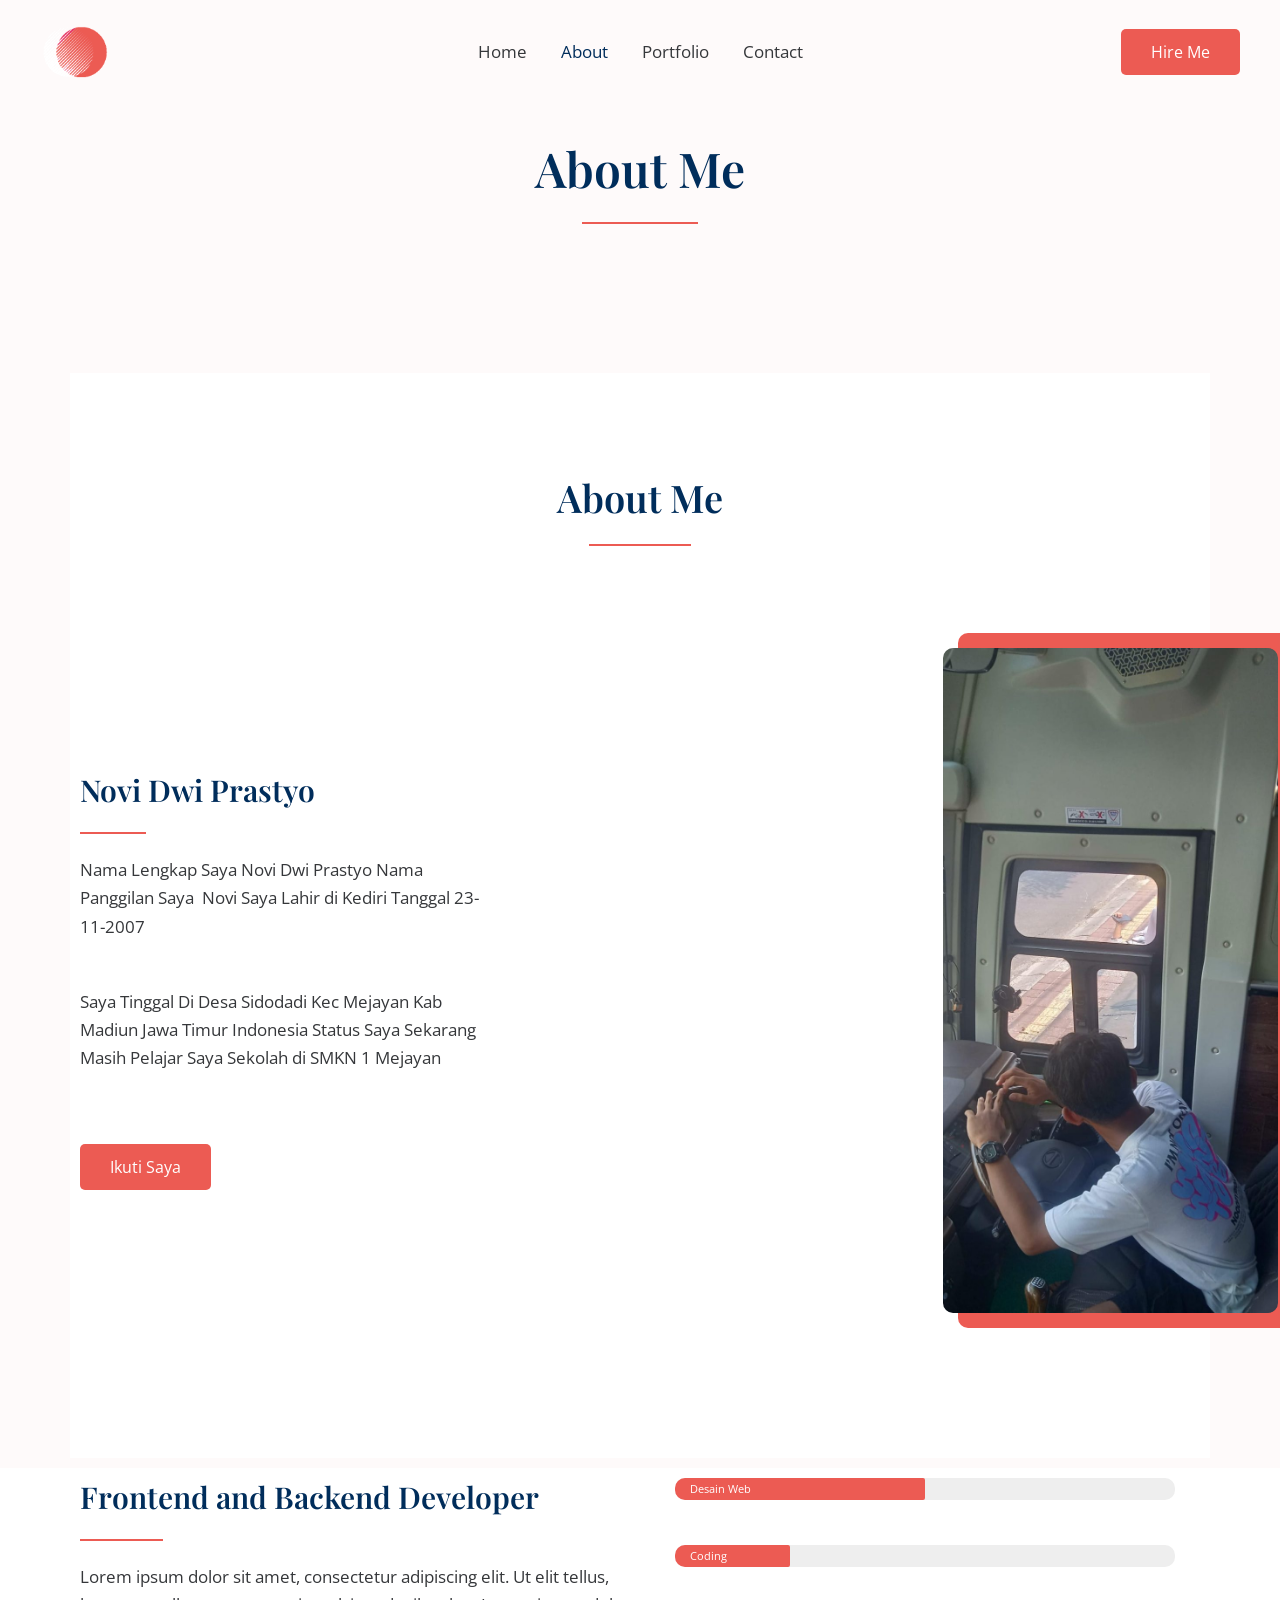
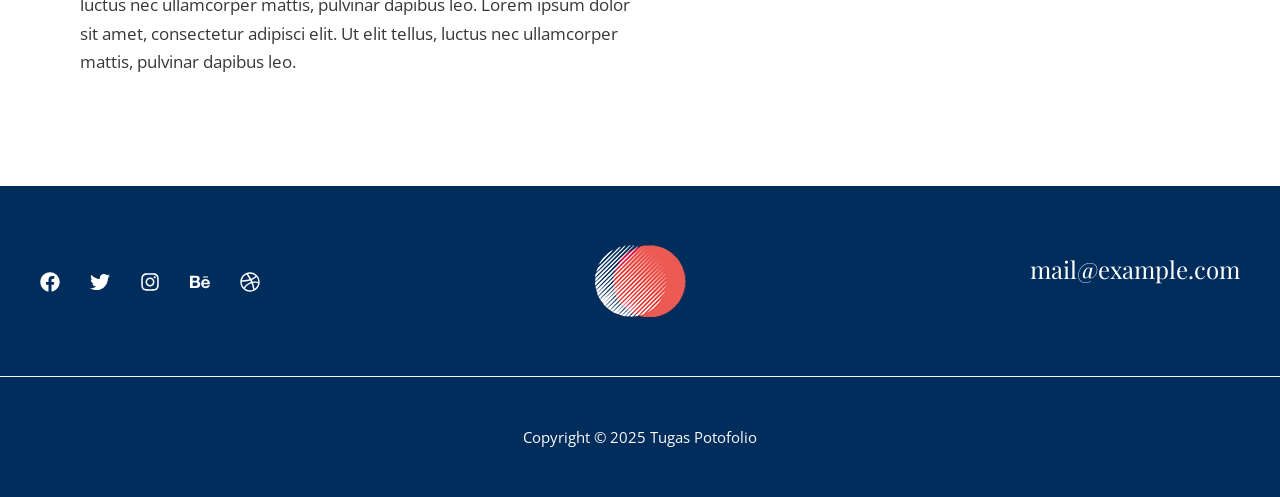
<file: about/index.html>
<!DOCTYPE html>
<html lang="en-US">
<head>
<meta charset="UTF-8">
<meta name="viewport" content="width=device-width, initial-scale=1">
	<link rel="profile" href="https://gmpg.org/xfn/11"> 
	<title>About &#8211; Tugas Potofolio</title>
<meta name="robots" content="max-image-preview:large">
	<style>img:is([sizes="auto" i], [sizes^="auto," i]) { contain-intrinsic-size: 3000px 1500px }</style>
	<link rel="dns-prefetch" href="//fonts.googleapis.com">
<link rel="alternate" type="application/rss+xml" title="Tugas Potofolio &raquo; Feed" href="https://novii15.github.io/portofolio.github.io/feed/">
<link rel="alternate" type="application/rss+xml" title="Tugas Potofolio &raquo; Comments Feed" href="https://novii15.github.io/portofolio.github.io/comments/feed/">
<script>
window._wpemojiSettings = {"baseUrl":"https:\/\/s.w.org\/images\/core\/emoji\/15.0.3\/72x72\/","ext":".png","svgUrl":"https:\/\/s.w.org\/images\/core\/emoji\/15.0.3\/svg\/","svgExt":".svg","source":{"concatemoji":"https:\/\/novii15.github.io\/portofolio.github.io\/wp-includes\/js\/wp-emoji-release.min.js?ver=6.7.2"}};
/*! This file is auto-generated */
!function(i,n){var o,s,e;function c(e){try{var t={supportTests:e,timestamp:(new Date).valueOf()};sessionStorage.setItem(o,JSON.stringify(t))}catch(e){}}function p(e,t,n){e.clearRect(0,0,e.canvas.width,e.canvas.height),e.fillText(t,0,0);var t=new Uint32Array(e.getImageData(0,0,e.canvas.width,e.canvas.height).data),r=(e.clearRect(0,0,e.canvas.width,e.canvas.height),e.fillText(n,0,0),new Uint32Array(e.getImageData(0,0,e.canvas.width,e.canvas.height).data));return t.every(function(e,t){return e===r[t]})}function u(e,t,n){switch(t){case"flag":return n(e,"🏳️‍⚧️","🏳️​⚧️")?!1:!n(e,"🇺🇳","🇺​🇳")&&!n(e,"🏴󠁧󠁢󠁥󠁮󠁧󠁿","🏴​󠁧​󠁢​󠁥​󠁮​󠁧​󠁿");case"emoji":return!n(e,"🐦‍⬛","🐦​⬛")}return!1}function f(e,t,n){var r="undefined"!=typeof WorkerGlobalScope&&self instanceof WorkerGlobalScope?new OffscreenCanvas(300,150):i.createElement("canvas"),a=r.getContext("2d",{willReadFrequently:!0}),o=(a.textBaseline="top",a.font="600 32px Arial",{});return e.forEach(function(e){o[e]=t(a,e,n)}),o}function t(e){var t=i.createElement("script");t.src=e,t.defer=!0,i.head.appendChild(t)}"undefined"!=typeof Promise&&(o="wpEmojiSettingsSupports",s=["flag","emoji"],n.supports={everything:!0,everythingExceptFlag:!0},e=new Promise(function(e){i.addEventListener("DOMContentLoaded",e,{once:!0})}),new Promise(function(t){var n=function(){try{var e=JSON.parse(sessionStorage.getItem(o));if("object"==typeof e&&"number"==typeof e.timestamp&&(new Date).valueOf()<e.timestamp+604800&&"object"==typeof e.supportTests)return e.supportTests}catch(e){}return null}();if(!n){if("undefined"!=typeof Worker&&"undefined"!=typeof OffscreenCanvas&&"undefined"!=typeof URL&&URL.createObjectURL&&"undefined"!=typeof Blob)try{var e="postMessage("+f.toString()+"("+[JSON.stringify(s),u.toString(),p.toString()].join(",")+"));",r=new Blob([e],{type:"text/javascript"}),a=new Worker(URL.createObjectURL(r),{name:"wpTestEmojiSupports"});return void(a.onmessage=function(e){c(n=e.data),a.terminate(),t(n)})}catch(e){}c(n=f(s,u,p))}t(n)}).then(function(e){for(var t in e)n.supports[t]=e[t],n.supports.everything=n.supports.everything&&n.supports[t],"flag"!==t&&(n.supports.everythingExceptFlag=n.supports.everythingExceptFlag&&n.supports[t]);n.supports.everythingExceptFlag=n.supports.everythingExceptFlag&&!n.supports.flag,n.DOMReady=!1,n.readyCallback=function(){n.DOMReady=!0}}).then(function(){return e}).then(function(){var e;n.supports.everything||(n.readyCallback(),(e=n.source||{}).concatemoji?t(e.concatemoji):e.wpemoji&&e.twemoji&&(t(e.twemoji),t(e.wpemoji)))}))}((window,document),window._wpemojiSettings);
</script>
<link rel="stylesheet" id="astra-theme-css-css" href="https://novii15.github.io/portofolio.github.io/wp-content/themes/astra/assets/css/minified/main.min.css?ver=4.8.12" media="all">
<style id="astra-theme-css-inline-css">:root{--ast-post-nav-space:0;--ast-container-default-xlg-padding:6.67em;--ast-container-default-lg-padding:5.67em;--ast-container-default-slg-padding:4.34em;--ast-container-default-md-padding:3.34em;--ast-container-default-sm-padding:6.67em;--ast-container-default-xs-padding:2.4em;--ast-container-default-xxs-padding:1.4em;--ast-code-block-background:#EEEEEE;--ast-comment-inputs-background:#FAFAFA;--ast-normal-container-width:1200px;--ast-narrow-container-width:750px;--ast-blog-title-font-weight:normal;--ast-blog-meta-weight:inherit;--ast-global-color-primary:var(--ast-global-color-5);--ast-global-color-secondary:var(--ast-global-color-4);--ast-global-color-alternate-background:var(--ast-global-color-7);--ast-global-color-subtle-background:var(--ast-global-color-6);}html{font-size:106.25%;}a,.page-title{color:var(--ast-global-color-2);}a:hover,a:focus{color:var(--ast-global-color-1);}body,button,input,select,textarea,.ast-button,.ast-custom-button{font-family:'Open Sans',sans-serif;font-weight:400;font-size:17px;font-size:1rem;line-height:var(--ast-body-line-height,1.65em);}blockquote{color:var(--ast-global-color-3);}h1,.entry-content h1,h2,.entry-content h2,h3,.entry-content h3,h4,.entry-content h4,h5,.entry-content h5,h6,.entry-content h6,.site-title,.site-title a{font-family:'Playfair Display',serif;font-weight:600;}.site-title{font-size:35px;font-size:2.0588235294118rem;display:none;}header .custom-logo-link img{max-width:70px;width:70px;}.astra-logo-svg{width:70px;}.site-header .site-description{font-size:15px;font-size:0.88235294117647rem;display:none;}.entry-title{font-size:26px;font-size:1.5294117647059rem;}.archive .ast-article-post .ast-article-inner,.blog .ast-article-post .ast-article-inner,.archive .ast-article-post .ast-article-inner:hover,.blog .ast-article-post .ast-article-inner:hover{overflow:hidden;}h1,.entry-content h1{font-size:65px;font-size:3.8235294117647rem;font-weight:600;font-family:'Playfair Display',serif;line-height:1.4em;}h2,.entry-content h2{font-size:48px;font-size:2.8235294117647rem;font-weight:600;font-family:'Playfair Display',serif;line-height:1.3em;}h3,.entry-content h3{font-size:38px;font-size:2.2352941176471rem;font-weight:600;font-family:'Playfair Display',serif;line-height:1.3em;}h4,.entry-content h4{font-size:35px;font-size:2.0588235294118rem;line-height:1.2em;font-family:'Playfair Display',serif;}h5,.entry-content h5{font-size:30px;font-size:1.7647058823529rem;line-height:1.2em;font-family:'Playfair Display',serif;}h6,.entry-content h6{font-size:22px;font-size:1.2941176470588rem;line-height:1.25em;font-family:'Playfair Display',serif;}::selection{background-color:var(--ast-global-color-0);color:#000000;}body,h1,.entry-title a,.entry-content h1,h2,.entry-content h2,h3,.entry-content h3,h4,.entry-content h4,h5,.entry-content h5,h6,.entry-content h6{color:var(--ast-global-color-3);}.tagcloud a:hover,.tagcloud a:focus,.tagcloud a.current-item{color:#ffffff;border-color:var(--ast-global-color-2);background-color:var(--ast-global-color-2);}input:focus,input[type="text"]:focus,input[type="email"]:focus,input[type="url"]:focus,input[type="password"]:focus,input[type="reset"]:focus,input[type="search"]:focus,textarea:focus{border-color:var(--ast-global-color-2);}input[type="radio"]:checked,input[type=reset],input[type="checkbox"]:checked,input[type="checkbox"]:hover:checked,input[type="checkbox"]:focus:checked,input[type=range]::-webkit-slider-thumb{border-color:var(--ast-global-color-2);background-color:var(--ast-global-color-2);box-shadow:none;}.site-footer a:hover + .post-count,.site-footer a:focus + .post-count{background:var(--ast-global-color-2);border-color:var(--ast-global-color-2);}.single .nav-links .nav-previous,.single .nav-links .nav-next{color:var(--ast-global-color-2);}.entry-meta,.entry-meta *{line-height:1.45;color:var(--ast-global-color-2);}.entry-meta a:not(.ast-button):hover,.entry-meta a:not(.ast-button):hover *,.entry-meta a:not(.ast-button):focus,.entry-meta a:not(.ast-button):focus *,.page-links > .page-link,.page-links .page-link:hover,.post-navigation a:hover{color:var(--ast-global-color-1);}#cat option,.secondary .calendar_wrap thead a,.secondary .calendar_wrap thead a:visited{color:var(--ast-global-color-2);}.secondary .calendar_wrap #today,.ast-progress-val span{background:var(--ast-global-color-2);}.secondary a:hover + .post-count,.secondary a:focus + .post-count{background:var(--ast-global-color-2);border-color:var(--ast-global-color-2);}.calendar_wrap #today > a{color:#ffffff;}.page-links .page-link,.single .post-navigation a{color:var(--ast-global-color-2);}.ast-search-menu-icon .search-form button.search-submit{padding:0 4px;}.ast-search-menu-icon form.search-form{padding-right:0;}.ast-search-menu-icon.slide-search input.search-field{width:0;}.ast-header-search .ast-search-menu-icon.ast-dropdown-active .search-form,.ast-header-search .ast-search-menu-icon.ast-dropdown-active .search-field:focus{transition:all 0.2s;}.search-form input.search-field:focus{outline:none;}.wp-block-latest-posts > li > a{color:var(--ast-global-color-2);}.widget-title,.widget .wp-block-heading{font-size:24px;font-size:1.4117647058824rem;color:var(--ast-global-color-3);}.ast-search-menu-icon.slide-search a:focus-visible:focus-visible,.astra-search-icon:focus-visible,#close:focus-visible,a:focus-visible,.ast-menu-toggle:focus-visible,.site .skip-link:focus-visible,.wp-block-loginout input:focus-visible,.wp-block-search.wp-block-search__button-inside .wp-block-search__inside-wrapper,.ast-header-navigation-arrow:focus-visible,.woocommerce .wc-proceed-to-checkout > .checkout-button:focus-visible,.woocommerce .woocommerce-MyAccount-navigation ul li a:focus-visible,.ast-orders-table__row .ast-orders-table__cell:focus-visible,.woocommerce .woocommerce-order-details .order-again > .button:focus-visible,.woocommerce .woocommerce-message a.button.wc-forward:focus-visible,.woocommerce #minus_qty:focus-visible,.woocommerce #plus_qty:focus-visible,a#ast-apply-coupon:focus-visible,.woocommerce .woocommerce-info a:focus-visible,.woocommerce .astra-shop-summary-wrap a:focus-visible,.woocommerce a.wc-forward:focus-visible,#ast-apply-coupon:focus-visible,.woocommerce-js .woocommerce-mini-cart-item a.remove:focus-visible,#close:focus-visible,.button.search-submit:focus-visible,#search_submit:focus,.normal-search:focus-visible,.ast-header-account-wrap:focus-visible,.woocommerce .ast-on-card-button.ast-quick-view-trigger:focus{outline-style:dotted;outline-color:inherit;outline-width:thin;}input:focus,input[type="text"]:focus,input[type="email"]:focus,input[type="url"]:focus,input[type="password"]:focus,input[type="reset"]:focus,input[type="search"]:focus,input[type="number"]:focus,textarea:focus,.wp-block-search__input:focus,[data-section="section-header-mobile-trigger"] .ast-button-wrap .ast-mobile-menu-trigger-minimal:focus,.ast-mobile-popup-drawer.active .menu-toggle-close:focus,.woocommerce-ordering select.orderby:focus,#ast-scroll-top:focus,#coupon_code:focus,.woocommerce-page #comment:focus,.woocommerce #reviews #respond input#submit:focus,.woocommerce a.add_to_cart_button:focus,.woocommerce .button.single_add_to_cart_button:focus,.woocommerce .woocommerce-cart-form button:focus,.woocommerce .woocommerce-cart-form__cart-item .quantity .qty:focus,.woocommerce .woocommerce-billing-fields .woocommerce-billing-fields__field-wrapper .woocommerce-input-wrapper > .input-text:focus,.woocommerce #order_comments:focus,.woocommerce #place_order:focus,.woocommerce .woocommerce-address-fields .woocommerce-address-fields__field-wrapper .woocommerce-input-wrapper > .input-text:focus,.woocommerce .woocommerce-MyAccount-content form button:focus,.woocommerce .woocommerce-MyAccount-content .woocommerce-EditAccountForm .woocommerce-form-row .woocommerce-Input.input-text:focus,.woocommerce .ast-woocommerce-container .woocommerce-pagination ul.page-numbers li a:focus,body #content .woocommerce form .form-row .select2-container--default .select2-selection--single:focus,#ast-coupon-code:focus,.woocommerce.woocommerce-js .quantity input[type=number]:focus,.woocommerce-js .woocommerce-mini-cart-item .quantity input[type=number]:focus,.woocommerce p#ast-coupon-trigger:focus{border-style:dotted;border-color:inherit;border-width:thin;}input{outline:none;}.ast-logo-title-inline .site-logo-img{padding-right:1em;}.site-logo-img img{ transition:all 0.2s linear;}body .ast-oembed-container *{position:absolute;top:0;width:100%;height:100%;left:0;}body .wp-block-embed-pocket-casts .ast-oembed-container *{position:unset;}.ast-single-post-featured-section + article {margin-top: 2em;}.site-content .ast-single-post-featured-section img {width: 100%;overflow: hidden;object-fit: cover;}.site > .ast-single-related-posts-container {margin-top: 0;}@media (min-width: 922px) {.ast-desktop .ast-container--narrow {max-width: var(--ast-narrow-container-width);margin: 0 auto;}}.ast-page-builder-template .hentry {margin: 0;}.ast-page-builder-template .site-content > .ast-container {max-width: 100%;padding: 0;}.ast-page-builder-template .site .site-content #primary {padding: 0;margin: 0;}.ast-page-builder-template .no-results {text-align: center;margin: 4em auto;}.ast-page-builder-template .ast-pagination {padding: 2em;}.ast-page-builder-template .entry-header.ast-no-title.ast-no-thumbnail {margin-top: 0;}.ast-page-builder-template .entry-header.ast-header-without-markup {margin-top: 0;margin-bottom: 0;}.ast-page-builder-template .entry-header.ast-no-title.ast-no-meta {margin-bottom: 0;}.ast-page-builder-template.single .post-navigation {padding-bottom: 2em;}.ast-page-builder-template.single-post .site-content > .ast-container {max-width: 100%;}.ast-page-builder-template .entry-header {margin-top: 4em;margin-left: auto;margin-right: auto;padding-left: 20px;padding-right: 20px;}.single.ast-page-builder-template .entry-header {padding-left: 20px;padding-right: 20px;}.ast-page-builder-template .ast-archive-description {margin: 4em auto 0;padding-left: 20px;padding-right: 20px;}.ast-page-builder-template.ast-no-sidebar .entry-content .alignwide {margin-left: 0;margin-right: 0;}@media (max-width:921.9px){#ast-desktop-header{display:none;}}@media (min-width:922px){#ast-mobile-header{display:none;}}.wp-block-buttons.aligncenter{justify-content:center;}@media (max-width:921px){.ast-theme-transparent-header #primary,.ast-theme-transparent-header #secondary{padding:0;}}@media (max-width:921px){.ast-plain-container.ast-no-sidebar #primary{padding:0;}}.ast-plain-container.ast-no-sidebar #primary{margin-top:0;margin-bottom:0;}.wp-block-buttons .wp-block-button.is-style-outline .wp-block-button__link.wp-element-button,.ast-outline-button,.wp-block-uagb-buttons-child .uagb-buttons-repeater.ast-outline-button{border-color:var(--ast-global-color-0);border-top-width:2px;border-right-width:2px;border-bottom-width:2px;border-left-width:2px;font-family:inherit;font-weight:inherit;font-size:16px;font-size:0.94117647058824rem;line-height:1em;border-top-left-radius:5px;border-top-right-radius:5px;border-bottom-right-radius:5px;border-bottom-left-radius:5px;}.wp-block-button.is-style-outline .wp-block-button__link:hover,.wp-block-buttons .wp-block-button.is-style-outline .wp-block-button__link:focus,.wp-block-buttons .wp-block-button.is-style-outline > .wp-block-button__link:not(.has-text-color):hover,.wp-block-buttons .wp-block-button.wp-block-button__link.is-style-outline:not(.has-text-color):hover,.ast-outline-button:hover,.ast-outline-button:focus,.wp-block-uagb-buttons-child .uagb-buttons-repeater.ast-outline-button:hover,.wp-block-uagb-buttons-child .uagb-buttons-repeater.ast-outline-button:focus{background-color:var(--ast-global-color-1);}.wp-block-button .wp-block-button__link.wp-element-button.is-style-outline:not(.has-background),.wp-block-button.is-style-outline>.wp-block-button__link.wp-element-button:not(.has-background),.ast-outline-button{background-color:var(--ast-global-color-0);}.entry-content[data-ast-blocks-layout] > figure{margin-bottom:1em;}@media (max-width:921px){.ast-separate-container #primary,.ast-separate-container #secondary{padding:1.5em 0;}#primary,#secondary{padding:1.5em 0;margin:0;}.ast-left-sidebar #content > .ast-container{display:flex;flex-direction:column-reverse;width:100%;}.ast-separate-container .ast-article-post,.ast-separate-container .ast-article-single{padding:1.5em 2.14em;}.ast-author-box img.avatar{margin:20px 0 0 0;}}@media (min-width:922px){.ast-separate-container.ast-right-sidebar #primary,.ast-separate-container.ast-left-sidebar #primary{border:0;}.search-no-results.ast-separate-container #primary{margin-bottom:4em;}}.elementor-button-wrapper .elementor-button{border-style:solid;text-decoration:none;border-top-width:0px;border-right-width:0px;border-left-width:0px;border-bottom-width:0px;}body .elementor-button.elementor-size-sm,body .elementor-button.elementor-size-xs,body .elementor-button.elementor-size-md,body .elementor-button.elementor-size-lg,body .elementor-button.elementor-size-xl,body .elementor-button{border-top-left-radius:5px;border-top-right-radius:5px;border-bottom-right-radius:5px;border-bottom-left-radius:5px;padding-top:15px;padding-right:30px;padding-bottom:15px;padding-left:30px;}.elementor-button-wrapper .elementor-button{border-color:var(--ast-global-color-0);background-color:var(--ast-global-color-0);}.elementor-button-wrapper .elementor-button:hover,.elementor-button-wrapper .elementor-button:focus{color:var(--ast-global-color-5);background-color:var(--ast-global-color-1);border-color:var(--ast-global-color-1);}.wp-block-button .wp-block-button__link ,.elementor-button-wrapper .elementor-button,.elementor-button-wrapper .elementor-button:visited{color:var(--ast-global-color-5);}.elementor-button-wrapper .elementor-button{font-size:16px;font-size:0.94117647058824rem;line-height:1em;}body .elementor-button.elementor-size-sm,body .elementor-button.elementor-size-xs,body .elementor-button.elementor-size-md,body .elementor-button.elementor-size-lg,body .elementor-button.elementor-size-xl,body .elementor-button{font-size:16px;font-size:0.94117647058824rem;}.wp-block-button .wp-block-button__link:hover,.wp-block-button .wp-block-button__link:focus{color:var(--ast-global-color-5);background-color:var(--ast-global-color-1);border-color:var(--ast-global-color-1);}.elementor-widget-heading h1.elementor-heading-title{line-height:1.4em;}.elementor-widget-heading h2.elementor-heading-title{line-height:1.3em;}.elementor-widget-heading h3.elementor-heading-title{line-height:1.3em;}.elementor-widget-heading h4.elementor-heading-title{line-height:1.2em;}.elementor-widget-heading h5.elementor-heading-title{line-height:1.2em;}.elementor-widget-heading h6.elementor-heading-title{line-height:1.25em;}.wp-block-button .wp-block-button__link,.wp-block-search .wp-block-search__button,body .wp-block-file .wp-block-file__button{border-style:solid;border-top-width:0px;border-right-width:0px;border-left-width:0px;border-bottom-width:0px;border-color:var(--ast-global-color-0);background-color:var(--ast-global-color-0);color:var(--ast-global-color-5);font-family:inherit;font-weight:inherit;line-height:1em;font-size:16px;font-size:0.94117647058824rem;border-top-left-radius:5px;border-top-right-radius:5px;border-bottom-right-radius:5px;border-bottom-left-radius:5px;padding-top:15px;padding-right:30px;padding-bottom:15px;padding-left:30px;}.menu-toggle,button,.ast-button,.ast-custom-button,.button,input#submit,input[type="button"],input[type="submit"],input[type="reset"],form[CLASS*="wp-block-search__"].wp-block-search .wp-block-search__inside-wrapper .wp-block-search__button,body .wp-block-file .wp-block-file__button,.woocommerce-js a.button,.woocommerce button.button,.woocommerce .woocommerce-message a.button,.woocommerce #respond input#submit.alt,.woocommerce input.button.alt,.woocommerce input.button,.woocommerce input.button:disabled,.woocommerce input.button:disabled[disabled],.woocommerce input.button:disabled:hover,.woocommerce input.button:disabled[disabled]:hover,.woocommerce #respond input#submit,.woocommerce button.button.alt.disabled,.wc-block-grid__products .wc-block-grid__product .wp-block-button__link,.wc-block-grid__product-onsale,[CLASS*="wc-block"] button,.woocommerce-js .astra-cart-drawer .astra-cart-drawer-content .woocommerce-mini-cart__buttons .button:not(.checkout):not(.ast-continue-shopping),.woocommerce-js .astra-cart-drawer .astra-cart-drawer-content .woocommerce-mini-cart__buttons a.checkout,.woocommerce button.button.alt.disabled.wc-variation-selection-needed,[CLASS*="wc-block"] .wc-block-components-button{border-style:solid;border-top-width:0px;border-right-width:0px;border-left-width:0px;border-bottom-width:0px;color:var(--ast-global-color-5);border-color:var(--ast-global-color-0);background-color:var(--ast-global-color-0);padding-top:15px;padding-right:30px;padding-bottom:15px;padding-left:30px;font-family:inherit;font-weight:inherit;font-size:16px;font-size:0.94117647058824rem;line-height:1em;border-top-left-radius:5px;border-top-right-radius:5px;border-bottom-right-radius:5px;border-bottom-left-radius:5px;}button:focus,.menu-toggle:hover,button:hover,.ast-button:hover,.ast-custom-button:hover .button:hover,.ast-custom-button:hover ,input[type=reset]:hover,input[type=reset]:focus,input#submit:hover,input#submit:focus,input[type="button"]:hover,input[type="button"]:focus,input[type="submit"]:hover,input[type="submit"]:focus,form[CLASS*="wp-block-search__"].wp-block-search .wp-block-search__inside-wrapper .wp-block-search__button:hover,form[CLASS*="wp-block-search__"].wp-block-search .wp-block-search__inside-wrapper .wp-block-search__button:focus,body .wp-block-file .wp-block-file__button:hover,body .wp-block-file .wp-block-file__button:focus,.woocommerce-js a.button:hover,.woocommerce button.button:hover,.woocommerce .woocommerce-message a.button:hover,.woocommerce #respond input#submit:hover,.woocommerce #respond input#submit.alt:hover,.woocommerce input.button.alt:hover,.woocommerce input.button:hover,.woocommerce button.button.alt.disabled:hover,.wc-block-grid__products .wc-block-grid__product .wp-block-button__link:hover,[CLASS*="wc-block"] button:hover,.woocommerce-js .astra-cart-drawer .astra-cart-drawer-content .woocommerce-mini-cart__buttons .button:not(.checkout):not(.ast-continue-shopping):hover,.woocommerce-js .astra-cart-drawer .astra-cart-drawer-content .woocommerce-mini-cart__buttons a.checkout:hover,.woocommerce button.button.alt.disabled.wc-variation-selection-needed:hover,[CLASS*="wc-block"] .wc-block-components-button:hover,[CLASS*="wc-block"] .wc-block-components-button:focus{color:var(--ast-global-color-5);background-color:var(--ast-global-color-1);border-color:var(--ast-global-color-1);}@media (max-width:921px){.ast-mobile-header-stack .main-header-bar .ast-search-menu-icon{display:inline-block;}.ast-header-break-point.ast-header-custom-item-outside .ast-mobile-header-stack .main-header-bar .ast-search-icon{margin:0;}.ast-comment-avatar-wrap img{max-width:2.5em;}.ast-comment-meta{padding:0 1.8888em 1.3333em;}.ast-separate-container .ast-comment-list li.depth-1{padding:1.5em 2.14em;}.ast-separate-container .comment-respond{padding:2em 2.14em;}}@media (min-width:544px){.ast-container{max-width:100%;}}@media (max-width:544px){.ast-separate-container .ast-article-post,.ast-separate-container .ast-article-single,.ast-separate-container .comments-title,.ast-separate-container .ast-archive-description{padding:1.5em 1em;}.ast-separate-container #content .ast-container{padding-left:0.54em;padding-right:0.54em;}.ast-separate-container .ast-comment-list .bypostauthor{padding:.5em;}.ast-search-menu-icon.ast-dropdown-active .search-field{width:170px;}} #ast-mobile-header .ast-site-header-cart-li a{pointer-events:none;}body,.ast-separate-container{background-color:var(--ast-global-color-4);background-image:none;}@media (max-width:921px){.site-title{display:none;}.site-header .site-description{display:none;}h1,.entry-content h1{font-size:30px;}h2,.entry-content h2{font-size:25px;}h3,.entry-content h3{font-size:20px;}.astra-logo-svg{width:120px;}header .custom-logo-link img,.ast-header-break-point .site-logo-img .custom-mobile-logo-link img{max-width:120px;width:120px;}}@media (max-width:544px){.site-title{display:none;}.site-header .site-description{display:none;}h1,.entry-content h1{font-size:30px;}h2,.entry-content h2{font-size:25px;}h3,.entry-content h3{font-size:20px;}header .custom-logo-link img,.ast-header-break-point .site-branding img,.ast-header-break-point .custom-logo-link img{max-width:100px;width:100px;}.astra-logo-svg{width:100px;}.ast-header-break-point .site-logo-img .custom-mobile-logo-link img{max-width:100px;}}@media (max-width:921px){html{font-size:96.9%;}}@media (max-width:544px){html{font-size:96.9%;}}@media (min-width:922px){.ast-container{max-width:1240px;}}@media (min-width:922px){.site-content .ast-container{display:flex;}}@media (max-width:921px){.site-content .ast-container{flex-direction:column;}}@media (min-width:922px){.main-header-menu .sub-menu .menu-item.ast-left-align-sub-menu:hover > .sub-menu,.main-header-menu .sub-menu .menu-item.ast-left-align-sub-menu.focus > .sub-menu{margin-left:-0px;}}.ast-theme-transparent-header [data-section="section-header-mobile-trigger"] .ast-button-wrap .ast-mobile-menu-trigger-minimal{background:transparent;}.site .comments-area{padding-bottom:3em;}.wp-block-file {display: flex;align-items: center;flex-wrap: wrap;justify-content: space-between;}.wp-block-pullquote {border: none;}.wp-block-pullquote blockquote::before {content: "\201D";font-family: "Helvetica",sans-serif;display: flex;transform: rotate( 180deg );font-size: 6rem;font-style: normal;line-height: 1;font-weight: bold;align-items: center;justify-content: center;}.has-text-align-right > blockquote::before {justify-content: flex-start;}.has-text-align-left > blockquote::before {justify-content: flex-end;}figure.wp-block-pullquote.is-style-solid-color blockquote {max-width: 100%;text-align: inherit;}:root {--wp--custom--ast-default-block-top-padding: 3em;--wp--custom--ast-default-block-right-padding: 3em;--wp--custom--ast-default-block-bottom-padding: 3em;--wp--custom--ast-default-block-left-padding: 3em;--wp--custom--ast-container-width: 1200px;--wp--custom--ast-content-width-size: 1200px;--wp--custom--ast-wide-width-size: calc(1200px + var(--wp--custom--ast-default-block-left-padding) + var(--wp--custom--ast-default-block-right-padding));}.ast-narrow-container {--wp--custom--ast-content-width-size: 750px;--wp--custom--ast-wide-width-size: 750px;}@media(max-width: 921px) {:root {--wp--custom--ast-default-block-top-padding: 3em;--wp--custom--ast-default-block-right-padding: 2em;--wp--custom--ast-default-block-bottom-padding: 3em;--wp--custom--ast-default-block-left-padding: 2em;}}@media(max-width: 544px) {:root {--wp--custom--ast-default-block-top-padding: 3em;--wp--custom--ast-default-block-right-padding: 1.5em;--wp--custom--ast-default-block-bottom-padding: 3em;--wp--custom--ast-default-block-left-padding: 1.5em;}}.entry-content > .wp-block-group,.entry-content > .wp-block-cover,.entry-content > .wp-block-columns {padding-top: var(--wp--custom--ast-default-block-top-padding);padding-right: var(--wp--custom--ast-default-block-right-padding);padding-bottom: var(--wp--custom--ast-default-block-bottom-padding);padding-left: var(--wp--custom--ast-default-block-left-padding);}.ast-plain-container.ast-no-sidebar .entry-content > .alignfull,.ast-page-builder-template .ast-no-sidebar .entry-content > .alignfull {margin-left: calc( -50vw + 50%);margin-right: calc( -50vw + 50%);max-width: 100vw;width: 100vw;}.ast-plain-container.ast-no-sidebar .entry-content .alignfull .alignfull,.ast-page-builder-template.ast-no-sidebar .entry-content .alignfull .alignfull,.ast-plain-container.ast-no-sidebar .entry-content .alignfull .alignwide,.ast-page-builder-template.ast-no-sidebar .entry-content .alignfull .alignwide,.ast-plain-container.ast-no-sidebar .entry-content .alignwide .alignfull,.ast-page-builder-template.ast-no-sidebar .entry-content .alignwide .alignfull,.ast-plain-container.ast-no-sidebar .entry-content .alignwide .alignwide,.ast-page-builder-template.ast-no-sidebar .entry-content .alignwide .alignwide,.ast-plain-container.ast-no-sidebar .entry-content .wp-block-column .alignfull,.ast-page-builder-template.ast-no-sidebar .entry-content .wp-block-column .alignfull,.ast-plain-container.ast-no-sidebar .entry-content .wp-block-column .alignwide,.ast-page-builder-template.ast-no-sidebar .entry-content .wp-block-column .alignwide {margin-left: auto;margin-right: auto;width: 100%;}[data-ast-blocks-layout] .wp-block-separator:not(.is-style-dots) {height: 0;}[data-ast-blocks-layout] .wp-block-separator {margin: 20px auto;}[data-ast-blocks-layout] .wp-block-separator:not(.is-style-wide):not(.is-style-dots) {max-width: 100px;}[data-ast-blocks-layout] .wp-block-separator.has-background {padding: 0;}.entry-content[data-ast-blocks-layout] > * {max-width: var(--wp--custom--ast-content-width-size);margin-left: auto;margin-right: auto;}.entry-content[data-ast-blocks-layout] > .alignwide {max-width: var(--wp--custom--ast-wide-width-size);}.entry-content[data-ast-blocks-layout] .alignfull {max-width: none;}.entry-content .wp-block-columns {margin-bottom: 0;}blockquote {margin: 1.5em;border-color: rgba(0,0,0,0.05);}.wp-block-quote:not(.has-text-align-right):not(.has-text-align-center) {border-left: 5px solid rgba(0,0,0,0.05);}.has-text-align-right > blockquote,blockquote.has-text-align-right {border-right: 5px solid rgba(0,0,0,0.05);}.has-text-align-left > blockquote,blockquote.has-text-align-left {border-left: 5px solid rgba(0,0,0,0.05);}.wp-block-site-tagline,.wp-block-latest-posts .read-more {margin-top: 15px;}.wp-block-loginout p label {display: block;}.wp-block-loginout p:not(.login-remember):not(.login-submit) input {width: 100%;}.wp-block-loginout input:focus {border-color: transparent;}.wp-block-loginout input:focus {outline: thin dotted;}.entry-content .wp-block-media-text .wp-block-media-text__content {padding: 0 0 0 8%;}.entry-content .wp-block-media-text.has-media-on-the-right .wp-block-media-text__content {padding: 0 8% 0 0;}.entry-content .wp-block-media-text.has-background .wp-block-media-text__content {padding: 8%;}.entry-content .wp-block-cover:not([class*="background-color"]):not(.has-text-color.has-link-color) .wp-block-cover__inner-container,.entry-content .wp-block-cover:not([class*="background-color"]) .wp-block-cover-image-text,.entry-content .wp-block-cover:not([class*="background-color"]) .wp-block-cover-text,.entry-content .wp-block-cover-image:not([class*="background-color"]) .wp-block-cover__inner-container,.entry-content .wp-block-cover-image:not([class*="background-color"]) .wp-block-cover-image-text,.entry-content .wp-block-cover-image:not([class*="background-color"]) .wp-block-cover-text {color: var(--ast-global-color-primary,var(--ast-global-color-5));}.wp-block-loginout .login-remember input {width: 1.1rem;height: 1.1rem;margin: 0 5px 4px 0;vertical-align: middle;}.wp-block-latest-posts > li > *:first-child,.wp-block-latest-posts:not(.is-grid) > li:first-child {margin-top: 0;}.entry-content > .wp-block-buttons,.entry-content > .wp-block-uagb-buttons {margin-bottom: 1.5em;}.wp-block-search__inside-wrapper .wp-block-search__input {padding: 0 10px;color: var(--ast-global-color-3);background: var(--ast-global-color-primary,var(--ast-global-color-5));border-color: var(--ast-border-color);}.wp-block-latest-posts .read-more {margin-bottom: 1.5em;}.wp-block-search__no-button .wp-block-search__inside-wrapper .wp-block-search__input {padding-top: 5px;padding-bottom: 5px;}.wp-block-latest-posts .wp-block-latest-posts__post-date,.wp-block-latest-posts .wp-block-latest-posts__post-author {font-size: 1rem;}.wp-block-latest-posts > li > *,.wp-block-latest-posts:not(.is-grid) > li {margin-top: 12px;margin-bottom: 12px;}.ast-page-builder-template .entry-content[data-ast-blocks-layout] > *,.ast-page-builder-template .entry-content[data-ast-blocks-layout] > .alignfull:not(.wp-block-group):not(.uagb-is-root-container) > * {max-width: none;}.ast-page-builder-template .entry-content[data-ast-blocks-layout] > .alignwide:not(.uagb-is-root-container) > * {max-width: var(--wp--custom--ast-wide-width-size);}.ast-page-builder-template .entry-content[data-ast-blocks-layout] > .inherit-container-width > *,.ast-page-builder-template .entry-content[data-ast-blocks-layout] > *:not(.wp-block-group):not(.uagb-is-root-container) > *,.entry-content[data-ast-blocks-layout] > .wp-block-cover .wp-block-cover__inner-container {max-width: var(--wp--custom--ast-content-width-size) ;margin-left: auto;margin-right: auto;}.entry-content[data-ast-blocks-layout] .wp-block-cover:not(.alignleft):not(.alignright) {width: auto;}@media(max-width: 1200px) {.ast-separate-container .entry-content > .alignfull,.ast-separate-container .entry-content[data-ast-blocks-layout] > .alignwide,.ast-plain-container .entry-content[data-ast-blocks-layout] > .alignwide,.ast-plain-container .entry-content .alignfull {margin-left: calc(-1 * min(var(--ast-container-default-xlg-padding),20px)) ;margin-right: calc(-1 * min(var(--ast-container-default-xlg-padding),20px));}}@media(min-width: 1201px) {.ast-separate-container .entry-content > .alignfull {margin-left: calc(-1 * var(--ast-container-default-xlg-padding) );margin-right: calc(-1 * var(--ast-container-default-xlg-padding) );}.ast-separate-container .entry-content[data-ast-blocks-layout] > .alignwide,.ast-plain-container .entry-content[data-ast-blocks-layout] > .alignwide {margin-left: calc(-1 * var(--wp--custom--ast-default-block-left-padding) );margin-right: calc(-1 * var(--wp--custom--ast-default-block-right-padding) );}}@media(min-width: 921px) {.ast-separate-container .entry-content .wp-block-group.alignwide:not(.inherit-container-width) > :where(:not(.alignleft):not(.alignright)),.ast-plain-container .entry-content .wp-block-group.alignwide:not(.inherit-container-width) > :where(:not(.alignleft):not(.alignright)) {max-width: calc( var(--wp--custom--ast-content-width-size) + 80px );}.ast-plain-container.ast-right-sidebar .entry-content[data-ast-blocks-layout] .alignfull,.ast-plain-container.ast-left-sidebar .entry-content[data-ast-blocks-layout] .alignfull {margin-left: -60px;margin-right: -60px;}}@media(min-width: 544px) {.entry-content > .alignleft {margin-right: 20px;}.entry-content > .alignright {margin-left: 20px;}}@media (max-width:544px){.wp-block-columns .wp-block-column:not(:last-child){margin-bottom:20px;}.wp-block-latest-posts{margin:0;}}@media( max-width: 600px ) {.entry-content .wp-block-media-text .wp-block-media-text__content,.entry-content .wp-block-media-text.has-media-on-the-right .wp-block-media-text__content {padding: 8% 0 0;}.entry-content .wp-block-media-text.has-background .wp-block-media-text__content {padding: 8%;}}.ast-page-builder-template .entry-header {padding-left: 0;}.ast-narrow-container .site-content .wp-block-uagb-image--align-full .wp-block-uagb-image__figure {max-width: 100%;margin-left: auto;margin-right: auto;}:root .has-ast-global-color-0-color{color:var(--ast-global-color-0);}:root .has-ast-global-color-0-background-color{background-color:var(--ast-global-color-0);}:root .wp-block-button .has-ast-global-color-0-color{color:var(--ast-global-color-0);}:root .wp-block-button .has-ast-global-color-0-background-color{background-color:var(--ast-global-color-0);}:root .has-ast-global-color-1-color{color:var(--ast-global-color-1);}:root .has-ast-global-color-1-background-color{background-color:var(--ast-global-color-1);}:root .wp-block-button .has-ast-global-color-1-color{color:var(--ast-global-color-1);}:root .wp-block-button .has-ast-global-color-1-background-color{background-color:var(--ast-global-color-1);}:root .has-ast-global-color-2-color{color:var(--ast-global-color-2);}:root .has-ast-global-color-2-background-color{background-color:var(--ast-global-color-2);}:root .wp-block-button .has-ast-global-color-2-color{color:var(--ast-global-color-2);}:root .wp-block-button .has-ast-global-color-2-background-color{background-color:var(--ast-global-color-2);}:root .has-ast-global-color-3-color{color:var(--ast-global-color-3);}:root .has-ast-global-color-3-background-color{background-color:var(--ast-global-color-3);}:root .wp-block-button .has-ast-global-color-3-color{color:var(--ast-global-color-3);}:root .wp-block-button .has-ast-global-color-3-background-color{background-color:var(--ast-global-color-3);}:root .has-ast-global-color-4-color{color:var(--ast-global-color-4);}:root .has-ast-global-color-4-background-color{background-color:var(--ast-global-color-4);}:root .wp-block-button .has-ast-global-color-4-color{color:var(--ast-global-color-4);}:root .wp-block-button .has-ast-global-color-4-background-color{background-color:var(--ast-global-color-4);}:root .has-ast-global-color-5-color{color:var(--ast-global-color-5);}:root .has-ast-global-color-5-background-color{background-color:var(--ast-global-color-5);}:root .wp-block-button .has-ast-global-color-5-color{color:var(--ast-global-color-5);}:root .wp-block-button .has-ast-global-color-5-background-color{background-color:var(--ast-global-color-5);}:root .has-ast-global-color-6-color{color:var(--ast-global-color-6);}:root .has-ast-global-color-6-background-color{background-color:var(--ast-global-color-6);}:root .wp-block-button .has-ast-global-color-6-color{color:var(--ast-global-color-6);}:root .wp-block-button .has-ast-global-color-6-background-color{background-color:var(--ast-global-color-6);}:root .has-ast-global-color-7-color{color:var(--ast-global-color-7);}:root .has-ast-global-color-7-background-color{background-color:var(--ast-global-color-7);}:root .wp-block-button .has-ast-global-color-7-color{color:var(--ast-global-color-7);}:root .wp-block-button .has-ast-global-color-7-background-color{background-color:var(--ast-global-color-7);}:root .has-ast-global-color-8-color{color:var(--ast-global-color-8);}:root .has-ast-global-color-8-background-color{background-color:var(--ast-global-color-8);}:root .wp-block-button .has-ast-global-color-8-color{color:var(--ast-global-color-8);}:root .wp-block-button .has-ast-global-color-8-background-color{background-color:var(--ast-global-color-8);}:root{--ast-global-color-0:#ec5b53;--ast-global-color-1:#cf332b;--ast-global-color-2:#002d5b;--ast-global-color-3:#35373a;--ast-global-color-4:#fefafa;--ast-global-color-5:#ffffff;--ast-global-color-6:#F2F5F7;--ast-global-color-7:#35373a;--ast-global-color-8:#000000;}:root {--ast-border-color : #dddddd;}.ast-single-entry-banner {-js-display: flex;display: flex;flex-direction: column;justify-content: center;text-align: center;position: relative;background: #eeeeee;}.ast-single-entry-banner[data-banner-layout="layout-1"] {max-width: 1200px;background: inherit;padding: 20px 0;}.ast-single-entry-banner[data-banner-width-type="custom"] {margin: 0 auto;width: 100%;}.ast-single-entry-banner + .site-content .entry-header {margin-bottom: 0;}.site .ast-author-avatar {--ast-author-avatar-size: ;}a.ast-underline-text {text-decoration: underline;}.ast-container > .ast-terms-link {position: relative;display: block;}a.ast-button.ast-badge-tax {padding: 4px 8px;border-radius: 3px;font-size: inherit;}header.entry-header > *:not(:last-child){margin-bottom:10px;}.ast-archive-entry-banner {-js-display: flex;display: flex;flex-direction: column;justify-content: center;text-align: center;position: relative;background: #eeeeee;}.ast-archive-entry-banner[data-banner-width-type="custom"] {margin: 0 auto;width: 100%;}.ast-archive-entry-banner[data-banner-layout="layout-1"] {background: inherit;padding: 20px 0;text-align: left;}body.archive .ast-archive-description{max-width:1200px;width:100%;text-align:left;padding-top:3em;padding-right:3em;padding-bottom:3em;padding-left:3em;}body.archive .ast-archive-description .ast-archive-title,body.archive .ast-archive-description .ast-archive-title *{font-size:40px;font-size:2.3529411764706rem;}body.archive .ast-archive-description > *:not(:last-child){margin-bottom:10px;}@media (max-width:921px){body.archive .ast-archive-description{text-align:left;}}@media (max-width:544px){body.archive .ast-archive-description{text-align:left;}}.ast-theme-transparent-header #masthead .site-logo-img .transparent-custom-logo .astra-logo-svg{width:70px;}.ast-theme-transparent-header #masthead .site-logo-img .transparent-custom-logo img{ max-width:70px; width:70px;}@media (max-width:921px){.ast-theme-transparent-header #masthead .site-logo-img .transparent-custom-logo .astra-logo-svg{width:70px;}.ast-theme-transparent-header #masthead .site-logo-img .transparent-custom-logo img{ max-width:70px; width:70px;}}@media (max-width:543px){.ast-theme-transparent-header #masthead .site-logo-img .transparent-custom-logo .astra-logo-svg{width:60px;}.ast-theme-transparent-header #masthead .site-logo-img .transparent-custom-logo img{ max-width:60px; width:60px;}}@media (min-width:921px){.ast-theme-transparent-header #masthead{position:absolute;left:0;right:0;}.ast-theme-transparent-header .main-header-bar,.ast-theme-transparent-header.ast-header-break-point .main-header-bar{background:none;}body.elementor-editor-active.ast-theme-transparent-header #masthead,.fl-builder-edit .ast-theme-transparent-header #masthead,body.vc_editor.ast-theme-transparent-header #masthead,body.brz-ed.ast-theme-transparent-header #masthead{z-index:0;}.ast-header-break-point.ast-replace-site-logo-transparent.ast-theme-transparent-header .custom-mobile-logo-link{display:none;}.ast-header-break-point.ast-replace-site-logo-transparent.ast-theme-transparent-header .transparent-custom-logo{display:inline-block;}.ast-theme-transparent-header .ast-above-header,.ast-theme-transparent-header .ast-above-header.ast-above-header-bar{background-image:none;background-color:transparent;}.ast-theme-transparent-header .ast-below-header,.ast-theme-transparent-header .ast-below-header.ast-below-header-bar{background-image:none;background-color:transparent;}}.ast-theme-transparent-header .ast-builder-menu .main-header-menu,.ast-theme-transparent-header .ast-builder-menu .main-header-menu .menu-link,.ast-theme-transparent-header [CLASS*="ast-builder-menu-"] .main-header-menu .menu-item > .menu-link,.ast-theme-transparent-header .ast-masthead-custom-menu-items,.ast-theme-transparent-header .ast-masthead-custom-menu-items a,.ast-theme-transparent-header .ast-builder-menu .main-header-menu .menu-item > .ast-menu-toggle,.ast-theme-transparent-header .ast-builder-menu .main-header-menu .menu-item > .ast-menu-toggle,.ast-theme-transparent-header .ast-above-header-navigation a,.ast-header-break-point.ast-theme-transparent-header .ast-above-header-navigation a,.ast-header-break-point.ast-theme-transparent-header .ast-above-header-navigation > ul.ast-above-header-menu > .menu-item-has-children:not(.current-menu-item) > .ast-menu-toggle,.ast-theme-transparent-header .ast-below-header-menu,.ast-theme-transparent-header .ast-below-header-menu a,.ast-header-break-point.ast-theme-transparent-header .ast-below-header-menu a,.ast-header-break-point.ast-theme-transparent-header .ast-below-header-menu,.ast-theme-transparent-header .main-header-menu .menu-link{color:var(--ast-global-color-3);}.ast-theme-transparent-header .ast-builder-menu .main-header-menu .menu-item:hover > .menu-link,.ast-theme-transparent-header .ast-builder-menu .main-header-menu .menu-item:hover > .ast-menu-toggle,.ast-theme-transparent-header .ast-builder-menu .main-header-menu .ast-masthead-custom-menu-items a:hover,.ast-theme-transparent-header .ast-builder-menu .main-header-menu .focus > .menu-link,.ast-theme-transparent-header .ast-builder-menu .main-header-menu .focus > .ast-menu-toggle,.ast-theme-transparent-header .ast-builder-menu .main-header-menu .current-menu-item > .menu-link,.ast-theme-transparent-header .ast-builder-menu .main-header-menu .current-menu-ancestor > .menu-link,.ast-theme-transparent-header .ast-builder-menu .main-header-menu .current-menu-item > .ast-menu-toggle,.ast-theme-transparent-header .ast-builder-menu .main-header-menu .current-menu-ancestor > .ast-menu-toggle,.ast-theme-transparent-header [CLASS*="ast-builder-menu-"] .main-header-menu .current-menu-item > .menu-link,.ast-theme-transparent-header [CLASS*="ast-builder-menu-"] .main-header-menu .current-menu-ancestor > .menu-link,.ast-theme-transparent-header [CLASS*="ast-builder-menu-"] .main-header-menu .current-menu-item > .ast-menu-toggle,.ast-theme-transparent-header [CLASS*="ast-builder-menu-"] .main-header-menu .current-menu-ancestor > .ast-menu-toggle,.ast-theme-transparent-header .main-header-menu .menu-item:hover > .menu-link,.ast-theme-transparent-header .main-header-menu .current-menu-item > .menu-link,.ast-theme-transparent-header .main-header-menu .current-menu-ancestor > .menu-link{color:var(--ast-global-color-2);}.ast-theme-transparent-header .ast-builder-menu .main-header-menu .menu-item .sub-menu .menu-link,.ast-theme-transparent-header .main-header-menu .menu-item .sub-menu .menu-link{background-color:transparent;}@media (max-width:921px){.ast-theme-transparent-header #masthead{position:absolute;left:0;right:0;}.ast-theme-transparent-header .main-header-bar,.ast-theme-transparent-header.ast-header-break-point .main-header-bar{background:none;}body.elementor-editor-active.ast-theme-transparent-header #masthead,.fl-builder-edit .ast-theme-transparent-header #masthead,body.vc_editor.ast-theme-transparent-header #masthead,body.brz-ed.ast-theme-transparent-header #masthead{z-index:0;}.ast-header-break-point.ast-replace-site-logo-transparent.ast-theme-transparent-header .custom-mobile-logo-link{display:none;}.ast-header-break-point.ast-replace-site-logo-transparent.ast-theme-transparent-header .transparent-custom-logo{display:inline-block;}.ast-theme-transparent-header .ast-above-header,.ast-theme-transparent-header .ast-above-header.ast-above-header-bar{background-image:none;background-color:transparent;}.ast-theme-transparent-header .ast-below-header,.ast-theme-transparent-header .ast-below-header.ast-below-header-bar{background-image:none;background-color:transparent;}}@media (max-width:921px){.ast-theme-transparent-header.ast-header-break-point .ast-builder-menu .main-header-menu,.ast-theme-transparent-header.ast-header-break-point .ast-builder-menu.main-header-menu .sub-menu,.ast-theme-transparent-header.ast-header-break-point .ast-builder-menu.main-header-menu,.ast-theme-transparent-header.ast-header-break-point .ast-builder-menu .main-header-bar-wrap .main-header-menu,.ast-flyout-menu-enable.ast-header-break-point.ast-theme-transparent-header .main-header-bar-navigation .site-navigation,.ast-fullscreen-menu-enable.ast-header-break-point.ast-theme-transparent-header .main-header-bar-navigation .site-navigation,.ast-flyout-above-menu-enable.ast-header-break-point.ast-theme-transparent-header .ast-above-header-navigation-wrap .ast-above-header-navigation,.ast-flyout-below-menu-enable.ast-header-break-point.ast-theme-transparent-header .ast-below-header-navigation-wrap .ast-below-header-actual-nav,.ast-fullscreen-above-menu-enable.ast-header-break-point.ast-theme-transparent-header .ast-above-header-navigation-wrap,.ast-fullscreen-below-menu-enable.ast-header-break-point.ast-theme-transparent-header .ast-below-header-navigation-wrap,.ast-theme-transparent-header .main-header-menu .menu-link{background-color:var(--ast-global-color-5);}.ast-theme-transparent-header .ast-builder-menu .main-header-menu,.ast-theme-transparent-header .ast-builder-menu .main-header-menu .menu-link,.ast-theme-transparent-header [CLASS*="ast-builder-menu-"] .main-header-menu .menu-item > .menu-link,.ast-theme-transparent-header .ast-masthead-custom-menu-items,.ast-theme-transparent-header .ast-masthead-custom-menu-items a,.ast-theme-transparent-header .ast-builder-menu .main-header-menu .menu-item > .ast-menu-toggle,.ast-theme-transparent-header .ast-builder-menu .main-header-menu .menu-item > .ast-menu-toggle,.ast-theme-transparent-header .main-header-menu .menu-link{color:var(--ast-global-color-3);}.ast-theme-transparent-header .ast-builder-menu .main-header-menu .menu-item:hover > .menu-link,.ast-theme-transparent-header .ast-builder-menu .main-header-menu .menu-item:hover > .ast-menu-toggle,.ast-theme-transparent-header .ast-builder-menu .main-header-menu .ast-masthead-custom-menu-items a:hover,.ast-theme-transparent-header .ast-builder-menu .main-header-menu .focus > .menu-link,.ast-theme-transparent-header .ast-builder-menu .main-header-menu .focus > .ast-menu-toggle,.ast-theme-transparent-header .ast-builder-menu .main-header-menu .current-menu-item > .menu-link,.ast-theme-transparent-header .ast-builder-menu .main-header-menu .current-menu-ancestor > .menu-link,.ast-theme-transparent-header .ast-builder-menu .main-header-menu .current-menu-item > .ast-menu-toggle,.ast-theme-transparent-header .ast-builder-menu .main-header-menu .current-menu-ancestor > .ast-menu-toggle,.ast-theme-transparent-header [CLASS*="ast-builder-menu-"] .main-header-menu .current-menu-item > .menu-link,.ast-theme-transparent-header [CLASS*="ast-builder-menu-"] .main-header-menu .current-menu-ancestor > .menu-link,.ast-theme-transparent-header [CLASS*="ast-builder-menu-"] .main-header-menu .current-menu-item > .ast-menu-toggle,.ast-theme-transparent-header [CLASS*="ast-builder-menu-"] .main-header-menu .current-menu-ancestor > .ast-menu-toggle,.ast-theme-transparent-header .main-header-menu .menu-item:hover > .menu-link,.ast-theme-transparent-header .main-header-menu .current-menu-item > .menu-link,.ast-theme-transparent-header .main-header-menu .current-menu-ancestor > .menu-link{color:var(--ast-global-color-0);}}.ast-theme-transparent-header #ast-desktop-header > .ast-main-header-wrap > .main-header-bar,.ast-theme-transparent-header.ast-header-break-point #ast-mobile-header > .ast-main-header-wrap > .main-header-bar{border-bottom-style:none;}.ast-breadcrumbs .trail-browse,.ast-breadcrumbs .trail-items,.ast-breadcrumbs .trail-items li{display:inline-block;margin:0;padding:0;border:none;background:inherit;text-indent:0;text-decoration:none;}.ast-breadcrumbs .trail-browse{font-size:inherit;font-style:inherit;font-weight:inherit;color:inherit;}.ast-breadcrumbs .trail-items{list-style:none;}.trail-items li::after{padding:0 0.3em;content:"\00bb";}.trail-items li:last-of-type::after{display:none;}h1,.entry-content h1,h2,.entry-content h2,h3,.entry-content h3,h4,.entry-content h4,h5,.entry-content h5,h6,.entry-content h6{color:var(--ast-global-color-2);}@media (max-width:921px){.ast-builder-grid-row-container.ast-builder-grid-row-tablet-3-firstrow .ast-builder-grid-row > *:first-child,.ast-builder-grid-row-container.ast-builder-grid-row-tablet-3-lastrow .ast-builder-grid-row > *:last-child{grid-column:1 / -1;}}@media (max-width:544px){.ast-builder-grid-row-container.ast-builder-grid-row-mobile-3-firstrow .ast-builder-grid-row > *:first-child,.ast-builder-grid-row-container.ast-builder-grid-row-mobile-3-lastrow .ast-builder-grid-row > *:last-child{grid-column:1 / -1;}}.ast-builder-layout-element[data-section="title_tagline"]{display:flex;}@media (max-width:921px){.ast-header-break-point .ast-builder-layout-element[data-section="title_tagline"]{display:flex;}}@media (max-width:544px){.ast-header-break-point .ast-builder-layout-element[data-section="title_tagline"]{display:flex;}}[data-section*="section-hb-button-"] .menu-link{display:none;}.ast-header-button-1[data-section="section-hb-button-1"]{display:flex;}@media (max-width:921px){.ast-header-break-point .ast-header-button-1[data-section="section-hb-button-1"]{display:flex;}}@media (max-width:544px){.ast-header-break-point .ast-header-button-1[data-section="section-hb-button-1"]{display:flex;}}.ast-builder-menu-1{font-family:inherit;font-weight:inherit;}.ast-builder-menu-1 .sub-menu,.ast-builder-menu-1 .inline-on-mobile .sub-menu{border-top-width:2px;border-bottom-width:0px;border-right-width:0px;border-left-width:0px;border-color:var(--ast-global-color-0);border-style:solid;}.ast-builder-menu-1 .sub-menu .sub-menu{top:-2px;}.ast-builder-menu-1 .main-header-menu > .menu-item > .sub-menu,.ast-builder-menu-1 .main-header-menu > .menu-item > .astra-full-megamenu-wrapper{margin-top:0px;}.ast-desktop .ast-builder-menu-1 .main-header-menu > .menu-item > .sub-menu:before,.ast-desktop .ast-builder-menu-1 .main-header-menu > .menu-item > .astra-full-megamenu-wrapper:before{height:calc( 0px + 2px + 5px );}.ast-desktop .ast-builder-menu-1 .menu-item .sub-menu .menu-link{border-style:none;}@media (max-width:921px){.ast-header-break-point .ast-builder-menu-1 .menu-item.menu-item-has-children > .ast-menu-toggle{top:0;}.ast-builder-menu-1 .inline-on-mobile .menu-item.menu-item-has-children > .ast-menu-toggle{right:-15px;}.ast-builder-menu-1 .menu-item-has-children > .menu-link:after{content:unset;}.ast-builder-menu-1 .main-header-menu > .menu-item > .sub-menu,.ast-builder-menu-1 .main-header-menu > .menu-item > .astra-full-megamenu-wrapper{margin-top:0;}}@media (max-width:544px){.ast-header-break-point .ast-builder-menu-1 .menu-item.menu-item-has-children > .ast-menu-toggle{top:0;}.ast-builder-menu-1 .main-header-menu > .menu-item > .sub-menu,.ast-builder-menu-1 .main-header-menu > .menu-item > .astra-full-megamenu-wrapper{margin-top:0;}}.ast-builder-menu-1{display:flex;}@media (max-width:921px){.ast-header-break-point .ast-builder-menu-1{display:flex;}}@media (max-width:544px){.ast-header-break-point .ast-builder-menu-1{display:flex;}}.site-below-footer-wrap{padding-top:20px;padding-bottom:20px;}.site-below-footer-wrap[data-section="section-below-footer-builder"]{background-color:var(--ast-global-color-2);background-image:none;min-height:80px;border-style:solid;border-width:0px;border-top-width:1px;border-top-color:var(--ast-global-color-6);}.site-below-footer-wrap[data-section="section-below-footer-builder"] .ast-builder-grid-row{max-width:1200px;min-height:80px;margin-left:auto;margin-right:auto;}.site-below-footer-wrap[data-section="section-below-footer-builder"] .ast-builder-grid-row,.site-below-footer-wrap[data-section="section-below-footer-builder"] .site-footer-section{align-items:center;}.site-below-footer-wrap[data-section="section-below-footer-builder"].ast-footer-row-inline .site-footer-section{display:flex;margin-bottom:0;}.ast-builder-grid-row-full .ast-builder-grid-row{grid-template-columns:1fr;}@media (max-width:921px){.site-below-footer-wrap[data-section="section-below-footer-builder"].ast-footer-row-tablet-inline .site-footer-section{display:flex;margin-bottom:0;}.site-below-footer-wrap[data-section="section-below-footer-builder"].ast-footer-row-tablet-stack .site-footer-section{display:block;margin-bottom:10px;}.ast-builder-grid-row-container.ast-builder-grid-row-tablet-full .ast-builder-grid-row{grid-template-columns:1fr;}}@media (max-width:544px){.site-below-footer-wrap[data-section="section-below-footer-builder"].ast-footer-row-mobile-inline .site-footer-section{display:flex;margin-bottom:0;}.site-below-footer-wrap[data-section="section-below-footer-builder"].ast-footer-row-mobile-stack .site-footer-section{display:block;margin-bottom:10px;}.ast-builder-grid-row-container.ast-builder-grid-row-mobile-full .ast-builder-grid-row{grid-template-columns:1fr;}}.site-below-footer-wrap[data-section="section-below-footer-builder"]{display:grid;}@media (max-width:921px){.ast-header-break-point .site-below-footer-wrap[data-section="section-below-footer-builder"]{display:grid;}}@media (max-width:544px){.ast-header-break-point .site-below-footer-wrap[data-section="section-below-footer-builder"]{display:grid;}}.ast-footer-copyright{text-align:center;}.ast-footer-copyright {color:var(--ast-global-color-4);}@media (max-width:921px){.ast-footer-copyright{text-align:center;}}@media (max-width:544px){.ast-footer-copyright{text-align:center;}}.ast-footer-copyright {font-size:15px;font-size:0.88235294117647rem;}.ast-footer-copyright.ast-builder-layout-element{display:flex;}@media (max-width:921px){.ast-header-break-point .ast-footer-copyright.ast-builder-layout-element{display:flex;}}@media (max-width:544px){.ast-header-break-point .ast-footer-copyright.ast-builder-layout-element{display:flex;}}.ast-social-stack-desktop .ast-builder-social-element,.ast-social-stack-tablet .ast-builder-social-element,.ast-social-stack-mobile .ast-builder-social-element {margin-top: 6px;margin-bottom: 6px;}.social-show-label-true .ast-builder-social-element {width: auto;padding: 0 0.4em;}[data-section^="section-fb-social-icons-"] .footer-social-inner-wrap {text-align: center;}.ast-footer-social-wrap {width: 100%;}.ast-footer-social-wrap .ast-builder-social-element:first-child {margin-left: 0;}.ast-footer-social-wrap .ast-builder-social-element:last-child {margin-right: 0;}.ast-header-social-wrap .ast-builder-social-element:first-child {margin-left: 0;}.ast-header-social-wrap .ast-builder-social-element:last-child {margin-right: 0;}.ast-builder-social-element {line-height: 1;color: #3a3a3a;background: transparent;vertical-align: middle;transition: all 0.01s;margin-left: 6px;margin-right: 6px;justify-content: center;align-items: center;}.ast-builder-social-element {line-height: 1;color: #3a3a3a;background: transparent;vertical-align: middle;transition: all 0.01s;margin-left: 6px;margin-right: 6px;justify-content: center;align-items: center;}.ast-builder-social-element .social-item-label {padding-left: 6px;}.ast-footer-social-1-wrap .ast-builder-social-element,.ast-footer-social-1-wrap .social-show-label-true .ast-builder-social-element{margin-left:15px;margin-right:15px;}.ast-footer-social-1-wrap .ast-builder-social-element svg{width:20px;height:20px;}.ast-footer-social-1-wrap .ast-social-color-type-custom svg{fill:var(--ast-global-color-5);}.ast-footer-social-1-wrap .ast-social-color-type-custom .ast-builder-social-element:hover{color:var(--ast-global-color-0);}.ast-footer-social-1-wrap .ast-social-color-type-custom .ast-builder-social-element:hover svg{fill:var(--ast-global-color-0);}.ast-footer-social-1-wrap .ast-social-color-type-custom .social-item-label{color:var(--ast-global-color-5);}.ast-footer-social-1-wrap .ast-builder-social-element:hover .social-item-label{color:var(--ast-global-color-0);}[data-section="section-fb-social-icons-1"] .footer-social-inner-wrap{text-align:left;}@media (max-width:921px){.ast-footer-social-1-wrap .ast-builder-social-element svg{width:18px;height:18px;}.ast-footer-social-1-wrap .ast-builder-social-element{margin-left:9px;margin-right:9px;}[data-section="section-fb-social-icons-1"] .footer-social-inner-wrap{text-align:center;}}@media (max-width:544px){[data-section="section-fb-social-icons-1"] .footer-social-inner-wrap{text-align:center;}}.ast-builder-layout-element[data-section="section-fb-social-icons-1"]{display:flex;}@media (max-width:921px){.ast-header-break-point .ast-builder-layout-element[data-section="section-fb-social-icons-1"]{display:flex;}}@media (max-width:544px){.ast-header-break-point .ast-builder-layout-element[data-section="section-fb-social-icons-1"]{display:flex;}}.site-primary-footer-wrap{padding-top:45px;padding-bottom:45px;}.site-primary-footer-wrap[data-section="section-primary-footer-builder"]{background-color:var(--ast-global-color-2);background-image:none;}.site-primary-footer-wrap[data-section="section-primary-footer-builder"] .ast-builder-grid-row{max-width:1200px;margin-left:auto;margin-right:auto;}.site-primary-footer-wrap[data-section="section-primary-footer-builder"] .ast-builder-grid-row,.site-primary-footer-wrap[data-section="section-primary-footer-builder"] .site-footer-section{align-items:center;}.site-primary-footer-wrap[data-section="section-primary-footer-builder"].ast-footer-row-inline .site-footer-section{display:flex;margin-bottom:0;}.ast-builder-grid-row-3-equal .ast-builder-grid-row{grid-template-columns:repeat( 3,1fr );}@media (max-width:921px){.site-primary-footer-wrap[data-section="section-primary-footer-builder"].ast-footer-row-tablet-inline .site-footer-section{display:flex;margin-bottom:0;}.site-primary-footer-wrap[data-section="section-primary-footer-builder"].ast-footer-row-tablet-stack .site-footer-section{display:block;margin-bottom:10px;}.ast-builder-grid-row-container.ast-builder-grid-row-tablet-full .ast-builder-grid-row{grid-template-columns:1fr;}}@media (max-width:544px){.site-primary-footer-wrap[data-section="section-primary-footer-builder"].ast-footer-row-mobile-inline .site-footer-section{display:flex;margin-bottom:0;}.site-primary-footer-wrap[data-section="section-primary-footer-builder"].ast-footer-row-mobile-stack .site-footer-section{display:block;margin-bottom:10px;}.ast-builder-grid-row-container.ast-builder-grid-row-mobile-full .ast-builder-grid-row{grid-template-columns:1fr;}}@media (max-width:921px){.site-primary-footer-wrap[data-section="section-primary-footer-builder"]{padding-top:20px;padding-bottom:20px;padding-left:20px;padding-right:20px;}}.site-primary-footer-wrap[data-section="section-primary-footer-builder"]{display:grid;}@media (max-width:921px){.ast-header-break-point .site-primary-footer-wrap[data-section="section-primary-footer-builder"]{display:grid;}}@media (max-width:544px){.ast-header-break-point .site-primary-footer-wrap[data-section="section-primary-footer-builder"]{display:grid;}}.footer-widget-area[data-section="sidebar-widgets-footer-widget-1"].footer-widget-area-inner{text-align:center;}@media (max-width:921px){.footer-widget-area[data-section="sidebar-widgets-footer-widget-1"].footer-widget-area-inner{text-align:center;}}@media (max-width:544px){.footer-widget-area[data-section="sidebar-widgets-footer-widget-1"].footer-widget-area-inner{text-align:center;}}.footer-widget-area[data-section="sidebar-widgets-footer-widget-2"].footer-widget-area-inner{text-align:right;}@media (max-width:921px){.footer-widget-area[data-section="sidebar-widgets-footer-widget-2"].footer-widget-area-inner{text-align:center;}}@media (max-width:544px){.footer-widget-area[data-section="sidebar-widgets-footer-widget-2"].footer-widget-area-inner{text-align:center;}}.footer-widget-area[data-section="sidebar-widgets-footer-widget-1"]{display:block;}@media (max-width:921px){.ast-header-break-point .footer-widget-area[data-section="sidebar-widgets-footer-widget-1"]{display:block;}}@media (max-width:544px){.ast-header-break-point .footer-widget-area[data-section="sidebar-widgets-footer-widget-1"]{display:block;}}.footer-widget-area[data-section="sidebar-widgets-footer-widget-2"] .widget-title,.footer-widget-area[data-section="sidebar-widgets-footer-widget-2"] h1,.footer-widget-area[data-section="sidebar-widgets-footer-widget-2"] .widget-area h1,.footer-widget-area[data-section="sidebar-widgets-footer-widget-2"] h2,.footer-widget-area[data-section="sidebar-widgets-footer-widget-2"] .widget-area h2,.footer-widget-area[data-section="sidebar-widgets-footer-widget-2"] h3,.footer-widget-area[data-section="sidebar-widgets-footer-widget-2"] .widget-area h3,.footer-widget-area[data-section="sidebar-widgets-footer-widget-2"] h4,.footer-widget-area[data-section="sidebar-widgets-footer-widget-2"] .widget-area h4,.footer-widget-area[data-section="sidebar-widgets-footer-widget-2"] h5,.footer-widget-area[data-section="sidebar-widgets-footer-widget-2"] .widget-area h5,.footer-widget-area[data-section="sidebar-widgets-footer-widget-2"] h6,.footer-widget-area[data-section="sidebar-widgets-footer-widget-2"] .widget-area h6{color:var(--ast-global-color-5);}.footer-widget-area[data-section="sidebar-widgets-footer-widget-2"]{display:block;}@media (max-width:921px){.ast-header-break-point .footer-widget-area[data-section="sidebar-widgets-footer-widget-2"]{display:block;}}@media (max-width:544px){.ast-header-break-point .footer-widget-area[data-section="sidebar-widgets-footer-widget-2"]{display:block;}}.elementor-widget-heading .elementor-heading-title{margin:0;}.elementor-page .ast-menu-toggle{color:unset !important;background:unset !important;}.elementor-post.elementor-grid-item.hentry{margin-bottom:0;}.woocommerce div.product .elementor-element.elementor-products-grid .related.products ul.products li.product,.elementor-element .elementor-wc-products .woocommerce[class*='columns-'] ul.products li.product{width:auto;margin:0;float:none;}body .elementor hr{background-color:#ccc;margin:0;}.ast-left-sidebar .elementor-section.elementor-section-stretched,.ast-right-sidebar .elementor-section.elementor-section-stretched{max-width:100%;left:0 !important;}.elementor-posts-container [CLASS*="ast-width-"]{width:100%;}.elementor-template-full-width .ast-container{display:block;}.elementor-screen-only,.screen-reader-text,.screen-reader-text span,.ui-helper-hidden-accessible{top:0 !important;}@media (max-width:544px){.elementor-element .elementor-wc-products .woocommerce[class*="columns-"] ul.products li.product{width:auto;margin:0;}.elementor-element .woocommerce .woocommerce-result-count{float:none;}}.ast-header-break-point .main-header-bar{border-bottom-width:1px;}@media (min-width:922px){.main-header-bar{border-bottom-width:1px;}}.main-header-menu .menu-item, #astra-footer-menu .menu-item, .main-header-bar .ast-masthead-custom-menu-items{-js-display:flex;display:flex;-webkit-box-pack:center;-webkit-justify-content:center;-moz-box-pack:center;-ms-flex-pack:center;justify-content:center;-webkit-box-orient:vertical;-webkit-box-direction:normal;-webkit-flex-direction:column;-moz-box-orient:vertical;-moz-box-direction:normal;-ms-flex-direction:column;flex-direction:column;}.main-header-menu > .menu-item > .menu-link, #astra-footer-menu > .menu-item > .menu-link{height:100%;-webkit-box-align:center;-webkit-align-items:center;-moz-box-align:center;-ms-flex-align:center;align-items:center;-js-display:flex;display:flex;}.ast-header-break-point .main-navigation ul .menu-item .menu-link .icon-arrow:first-of-type svg{top:.2em;margin-top:0px;margin-left:0px;width:.65em;transform:translate(0, -2px) rotateZ(270deg);}.ast-mobile-popup-content .ast-submenu-expanded > .ast-menu-toggle{transform:rotateX(180deg);overflow-y:auto;}@media (min-width:922px){.ast-builder-menu .main-navigation > ul > li:last-child a{margin-right:0;}}.ast-separate-container .ast-article-inner{background-color:transparent;background-image:none;}.ast-separate-container .ast-article-post{background-color:var(--ast-global-color-5);background-image:none;}@media (max-width:921px){.ast-separate-container .ast-article-post{background-color:var(--ast-global-color-5);background-image:none;}}@media (max-width:544px){.ast-separate-container .ast-article-post{background-color:var(--ast-global-color-5);background-image:none;}}.ast-separate-container .ast-article-single:not(.ast-related-post), .woocommerce.ast-separate-container .ast-woocommerce-container, .ast-separate-container .error-404, .ast-separate-container .no-results, .single.ast-separate-container  .ast-author-meta, .ast-separate-container .related-posts-title-wrapper,.ast-separate-container .comments-count-wrapper, .ast-box-layout.ast-plain-container .site-content,.ast-padded-layout.ast-plain-container .site-content, .ast-separate-container .ast-archive-description, .ast-separate-container .comments-area .comment-respond, .ast-separate-container .comments-area .ast-comment-list li, .ast-separate-container .comments-area .comments-title{background-color:var(--ast-global-color-5);background-image:none;}@media (max-width:921px){.ast-separate-container .ast-article-single:not(.ast-related-post), .woocommerce.ast-separate-container .ast-woocommerce-container, .ast-separate-container .error-404, .ast-separate-container .no-results, .single.ast-separate-container  .ast-author-meta, .ast-separate-container .related-posts-title-wrapper,.ast-separate-container .comments-count-wrapper, .ast-box-layout.ast-plain-container .site-content,.ast-padded-layout.ast-plain-container .site-content, .ast-separate-container .ast-archive-description{background-color:var(--ast-global-color-5);background-image:none;}}@media (max-width:544px){.ast-separate-container .ast-article-single:not(.ast-related-post), .woocommerce.ast-separate-container .ast-woocommerce-container, .ast-separate-container .error-404, .ast-separate-container .no-results, .single.ast-separate-container  .ast-author-meta, .ast-separate-container .related-posts-title-wrapper,.ast-separate-container .comments-count-wrapper, .ast-box-layout.ast-plain-container .site-content,.ast-padded-layout.ast-plain-container .site-content, .ast-separate-container .ast-archive-description{background-color:var(--ast-global-color-5);background-image:none;}}.ast-separate-container.ast-two-container #secondary .widget{background-color:var(--ast-global-color-5);background-image:none;}@media (max-width:921px){.ast-separate-container.ast-two-container #secondary .widget{background-color:var(--ast-global-color-5);background-image:none;}}@media (max-width:544px){.ast-separate-container.ast-two-container #secondary .widget{background-color:var(--ast-global-color-5);background-image:none;}}.ast-mobile-header-content > *,.ast-desktop-header-content > * {padding: 10px 0;height: auto;}.ast-mobile-header-content > *:first-child,.ast-desktop-header-content > *:first-child {padding-top: 10px;}.ast-mobile-header-content > .ast-builder-menu,.ast-desktop-header-content > .ast-builder-menu {padding-top: 0;}.ast-mobile-header-content > *:last-child,.ast-desktop-header-content > *:last-child {padding-bottom: 0;}.ast-mobile-header-content .ast-search-menu-icon.ast-inline-search label,.ast-desktop-header-content .ast-search-menu-icon.ast-inline-search label {width: 100%;}.ast-desktop-header-content .main-header-bar-navigation .ast-submenu-expanded > .ast-menu-toggle::before {transform: rotateX(180deg);}#ast-desktop-header .ast-desktop-header-content,.ast-mobile-header-content .ast-search-icon,.ast-desktop-header-content .ast-search-icon,.ast-mobile-header-wrap .ast-mobile-header-content,.ast-main-header-nav-open.ast-popup-nav-open .ast-mobile-header-wrap .ast-mobile-header-content,.ast-main-header-nav-open.ast-popup-nav-open .ast-desktop-header-content {display: none;}.ast-main-header-nav-open.ast-header-break-point #ast-desktop-header .ast-desktop-header-content,.ast-main-header-nav-open.ast-header-break-point .ast-mobile-header-wrap .ast-mobile-header-content {display: block;}.ast-desktop .ast-desktop-header-content .astra-menu-animation-slide-up > .menu-item > .sub-menu,.ast-desktop .ast-desktop-header-content .astra-menu-animation-slide-up > .menu-item .menu-item > .sub-menu,.ast-desktop .ast-desktop-header-content .astra-menu-animation-slide-down > .menu-item > .sub-menu,.ast-desktop .ast-desktop-header-content .astra-menu-animation-slide-down > .menu-item .menu-item > .sub-menu,.ast-desktop .ast-desktop-header-content .astra-menu-animation-fade > .menu-item > .sub-menu,.ast-desktop .ast-desktop-header-content .astra-menu-animation-fade > .menu-item .menu-item > .sub-menu {opacity: 1;visibility: visible;}.ast-hfb-header.ast-default-menu-enable.ast-header-break-point .ast-mobile-header-wrap .ast-mobile-header-content .main-header-bar-navigation {width: unset;margin: unset;}.ast-mobile-header-content.content-align-flex-end .main-header-bar-navigation .menu-item-has-children > .ast-menu-toggle,.ast-desktop-header-content.content-align-flex-end .main-header-bar-navigation .menu-item-has-children > .ast-menu-toggle {left: calc( 20px - 0.907em);right: auto;}.ast-mobile-header-content .ast-search-menu-icon,.ast-mobile-header-content .ast-search-menu-icon.slide-search,.ast-desktop-header-content .ast-search-menu-icon,.ast-desktop-header-content .ast-search-menu-icon.slide-search {width: 100%;position: relative;display: block;right: auto;transform: none;}.ast-mobile-header-content .ast-search-menu-icon.slide-search .search-form,.ast-mobile-header-content .ast-search-menu-icon .search-form,.ast-desktop-header-content .ast-search-menu-icon.slide-search .search-form,.ast-desktop-header-content .ast-search-menu-icon .search-form {right: 0;visibility: visible;opacity: 1;position: relative;top: auto;transform: none;padding: 0;display: block;overflow: hidden;}.ast-mobile-header-content .ast-search-menu-icon.ast-inline-search .search-field,.ast-mobile-header-content .ast-search-menu-icon .search-field,.ast-desktop-header-content .ast-search-menu-icon.ast-inline-search .search-field,.ast-desktop-header-content .ast-search-menu-icon .search-field {width: 100%;padding-right: 5.5em;}.ast-mobile-header-content .ast-search-menu-icon .search-submit,.ast-desktop-header-content .ast-search-menu-icon .search-submit {display: block;position: absolute;height: 100%;top: 0;right: 0;padding: 0 1em;border-radius: 0;}.ast-hfb-header.ast-default-menu-enable.ast-header-break-point .ast-mobile-header-wrap .ast-mobile-header-content .main-header-bar-navigation ul .sub-menu .menu-link {padding-left: 30px;}.ast-hfb-header.ast-default-menu-enable.ast-header-break-point .ast-mobile-header-wrap .ast-mobile-header-content .main-header-bar-navigation .sub-menu .menu-item .menu-item .menu-link {padding-left: 40px;}.ast-mobile-popup-drawer.active .ast-mobile-popup-inner{background-color:#ffffff;;}.ast-mobile-header-wrap .ast-mobile-header-content, .ast-desktop-header-content{background-color:#ffffff;;}.ast-mobile-popup-content > *, .ast-mobile-header-content > *, .ast-desktop-popup-content > *, .ast-desktop-header-content > *{padding-top:0px;padding-bottom:0px;}.content-align-flex-start .ast-builder-layout-element{justify-content:flex-start;}.content-align-flex-start .main-header-menu{text-align:left;}.ast-mobile-popup-drawer.active .menu-toggle-close{color:#3a3a3a;}.ast-mobile-header-wrap .ast-primary-header-bar,.ast-primary-header-bar .site-primary-header-wrap{min-height:70px;}.ast-desktop .ast-primary-header-bar .main-header-menu > .menu-item{line-height:70px;}.ast-header-break-point #masthead .ast-mobile-header-wrap .ast-primary-header-bar,.ast-header-break-point #masthead .ast-mobile-header-wrap .ast-below-header-bar,.ast-header-break-point #masthead .ast-mobile-header-wrap .ast-above-header-bar{padding-left:20px;padding-right:20px;}.ast-header-break-point .ast-primary-header-bar{border-bottom-width:0px;border-bottom-color:#eaeaea;border-bottom-style:solid;}@media (min-width:922px){.ast-primary-header-bar{border-bottom-width:0px;border-bottom-color:#eaeaea;border-bottom-style:solid;}}.ast-primary-header-bar{background-color:rgba(255,255,255,0);background-image:none;}.ast-desktop .ast-primary-header-bar.main-header-bar, .ast-header-break-point #masthead .ast-primary-header-bar.main-header-bar{padding-top:0px;}.ast-primary-header-bar{display:block;}@media (max-width:921px){.ast-header-break-point .ast-primary-header-bar{display:grid;}}@media (max-width:544px){.ast-header-break-point .ast-primary-header-bar{display:grid;}}[data-section="section-header-mobile-trigger"] .ast-button-wrap .ast-mobile-menu-trigger-minimal{color:var(--ast-global-color-0);border:none;background:transparent;}[data-section="section-header-mobile-trigger"] .ast-button-wrap .mobile-menu-toggle-icon .ast-mobile-svg{width:20px;height:20px;fill:var(--ast-global-color-0);}[data-section="section-header-mobile-trigger"] .ast-button-wrap .mobile-menu-wrap .mobile-menu{color:var(--ast-global-color-0);}.ast-builder-menu-mobile .main-navigation .menu-item.menu-item-has-children > .ast-menu-toggle{top:0;}.ast-builder-menu-mobile .main-navigation .menu-item-has-children > .menu-link:after{content:unset;}.ast-hfb-header .ast-builder-menu-mobile .main-header-menu, .ast-hfb-header .ast-builder-menu-mobile .main-navigation .menu-item .menu-link, .ast-hfb-header .ast-builder-menu-mobile .main-navigation .menu-item .sub-menu .menu-link{border-style:none;}.ast-builder-menu-mobile .main-navigation .menu-item.menu-item-has-children > .ast-menu-toggle{top:0;}@media (max-width:921px){.ast-builder-menu-mobile .main-navigation .main-header-menu .menu-item > .menu-link{color:var(--ast-global-color-2);}.ast-builder-menu-mobile .main-navigation .main-header-menu .menu-item > .ast-menu-toggle{color:var(--ast-global-color-2);}.ast-builder-menu-mobile .main-navigation .main-header-menu .menu-item:hover > .menu-link, .ast-builder-menu-mobile .main-navigation .inline-on-mobile .menu-item:hover > .ast-menu-toggle{color:var(--ast-global-color-0);}.ast-builder-menu-mobile .main-navigation .menu-item:hover > .ast-menu-toggle{color:var(--ast-global-color-0);}.ast-builder-menu-mobile .main-navigation .menu-item.current-menu-item > .menu-link, .ast-builder-menu-mobile .main-navigation .inline-on-mobile .menu-item.current-menu-item > .ast-menu-toggle, .ast-builder-menu-mobile .main-navigation .menu-item.current-menu-ancestor > .menu-link, .ast-builder-menu-mobile .main-navigation .menu-item.current-menu-ancestor > .ast-menu-toggle{color:var(--ast-global-color-0);}.ast-builder-menu-mobile .main-navigation .menu-item.current-menu-item > .ast-menu-toggle{color:var(--ast-global-color-0);}.ast-builder-menu-mobile .main-navigation .menu-item.menu-item-has-children > .ast-menu-toggle{top:0;}.ast-builder-menu-mobile .main-navigation .menu-item-has-children > .menu-link:after{content:unset;}.ast-builder-menu-mobile .main-navigation .main-header-menu , .ast-builder-menu-mobile .main-navigation .main-header-menu .menu-link, .ast-builder-menu-mobile .main-navigation .main-header-menu .sub-menu{background-color:var(--ast-global-color-5);background-image:none;}}@media (max-width:544px){.ast-builder-menu-mobile .main-navigation .menu-item.menu-item-has-children > .ast-menu-toggle{top:0;}}.ast-builder-menu-mobile .main-navigation{display:block;}@media (max-width:921px){.ast-header-break-point .ast-builder-menu-mobile .main-navigation{display:block;}}@media (max-width:544px){.ast-header-break-point .ast-builder-menu-mobile .main-navigation{display:block;}}:root{--e-global-color-astglobalcolor0:#ec5b53;--e-global-color-astglobalcolor1:#cf332b;--e-global-color-astglobalcolor2:#002d5b;--e-global-color-astglobalcolor3:#35373a;--e-global-color-astglobalcolor4:#fefafa;--e-global-color-astglobalcolor5:#ffffff;--e-global-color-astglobalcolor6:#F2F5F7;--e-global-color-astglobalcolor7:#35373a;--e-global-color-astglobalcolor8:#000000;}</style>
<link rel="stylesheet" id="astra-google-fonts-css" href="https://fonts.googleapis.com/css?family=Open+Sans%3A400%7CPlayfair+Display%3A600%2C&#038;display=fallback&#038;ver=4.8.12" media="all">
<style id="wp-emoji-styles-inline-css">img.wp-smiley, img.emoji {
		display: inline !important;
		border: none !important;
		box-shadow: none !important;
		height: 1em !important;
		width: 1em !important;
		margin: 0 0.07em !important;
		vertical-align: -0.1em !important;
		background: none !important;
		padding: 0 !important;
	}</style>
<style id="global-styles-inline-css">:root{--wp--preset--aspect-ratio--square: 1;--wp--preset--aspect-ratio--4-3: 4/3;--wp--preset--aspect-ratio--3-4: 3/4;--wp--preset--aspect-ratio--3-2: 3/2;--wp--preset--aspect-ratio--2-3: 2/3;--wp--preset--aspect-ratio--16-9: 16/9;--wp--preset--aspect-ratio--9-16: 9/16;--wp--preset--color--black: #000000;--wp--preset--color--cyan-bluish-gray: #abb8c3;--wp--preset--color--white: #ffffff;--wp--preset--color--pale-pink: #f78da7;--wp--preset--color--vivid-red: #cf2e2e;--wp--preset--color--luminous-vivid-orange: #ff6900;--wp--preset--color--luminous-vivid-amber: #fcb900;--wp--preset--color--light-green-cyan: #7bdcb5;--wp--preset--color--vivid-green-cyan: #00d084;--wp--preset--color--pale-cyan-blue: #8ed1fc;--wp--preset--color--vivid-cyan-blue: #0693e3;--wp--preset--color--vivid-purple: #9b51e0;--wp--preset--color--ast-global-color-0: var(--ast-global-color-0);--wp--preset--color--ast-global-color-1: var(--ast-global-color-1);--wp--preset--color--ast-global-color-2: var(--ast-global-color-2);--wp--preset--color--ast-global-color-3: var(--ast-global-color-3);--wp--preset--color--ast-global-color-4: var(--ast-global-color-4);--wp--preset--color--ast-global-color-5: var(--ast-global-color-5);--wp--preset--color--ast-global-color-6: var(--ast-global-color-6);--wp--preset--color--ast-global-color-7: var(--ast-global-color-7);--wp--preset--color--ast-global-color-8: var(--ast-global-color-8);--wp--preset--gradient--vivid-cyan-blue-to-vivid-purple: linear-gradient(135deg,rgba(6,147,227,1) 0%,rgb(155,81,224) 100%);--wp--preset--gradient--light-green-cyan-to-vivid-green-cyan: linear-gradient(135deg,rgb(122,220,180) 0%,rgb(0,208,130) 100%);--wp--preset--gradient--luminous-vivid-amber-to-luminous-vivid-orange: linear-gradient(135deg,rgba(252,185,0,1) 0%,rgba(255,105,0,1) 100%);--wp--preset--gradient--luminous-vivid-orange-to-vivid-red: linear-gradient(135deg,rgba(255,105,0,1) 0%,rgb(207,46,46) 100%);--wp--preset--gradient--very-light-gray-to-cyan-bluish-gray: linear-gradient(135deg,rgb(238,238,238) 0%,rgb(169,184,195) 100%);--wp--preset--gradient--cool-to-warm-spectrum: linear-gradient(135deg,rgb(74,234,220) 0%,rgb(151,120,209) 20%,rgb(207,42,186) 40%,rgb(238,44,130) 60%,rgb(251,105,98) 80%,rgb(254,248,76) 100%);--wp--preset--gradient--blush-light-purple: linear-gradient(135deg,rgb(255,206,236) 0%,rgb(152,150,240) 100%);--wp--preset--gradient--blush-bordeaux: linear-gradient(135deg,rgb(254,205,165) 0%,rgb(254,45,45) 50%,rgb(107,0,62) 100%);--wp--preset--gradient--luminous-dusk: linear-gradient(135deg,rgb(255,203,112) 0%,rgb(199,81,192) 50%,rgb(65,88,208) 100%);--wp--preset--gradient--pale-ocean: linear-gradient(135deg,rgb(255,245,203) 0%,rgb(182,227,212) 50%,rgb(51,167,181) 100%);--wp--preset--gradient--electric-grass: linear-gradient(135deg,rgb(202,248,128) 0%,rgb(113,206,126) 100%);--wp--preset--gradient--midnight: linear-gradient(135deg,rgb(2,3,129) 0%,rgb(40,116,252) 100%);--wp--preset--font-size--small: 13px;--wp--preset--font-size--medium: 20px;--wp--preset--font-size--large: 36px;--wp--preset--font-size--x-large: 42px;--wp--preset--spacing--20: 0.44rem;--wp--preset--spacing--30: 0.67rem;--wp--preset--spacing--40: 1rem;--wp--preset--spacing--50: 1.5rem;--wp--preset--spacing--60: 2.25rem;--wp--preset--spacing--70: 3.38rem;--wp--preset--spacing--80: 5.06rem;--wp--preset--shadow--natural: 6px 6px 9px rgba(0, 0, 0, 0.2);--wp--preset--shadow--deep: 12px 12px 50px rgba(0, 0, 0, 0.4);--wp--preset--shadow--sharp: 6px 6px 0px rgba(0, 0, 0, 0.2);--wp--preset--shadow--outlined: 6px 6px 0px -3px rgba(255, 255, 255, 1), 6px 6px rgba(0, 0, 0, 1);--wp--preset--shadow--crisp: 6px 6px 0px rgba(0, 0, 0, 1);}:root { --wp--style--global--content-size: var(--wp--custom--ast-content-width-size);--wp--style--global--wide-size: var(--wp--custom--ast-wide-width-size); }:where(body) { margin: 0; }.wp-site-blocks > .alignleft { float: left; margin-right: 2em; }.wp-site-blocks > .alignright { float: right; margin-left: 2em; }.wp-site-blocks > .aligncenter { justify-content: center; margin-left: auto; margin-right: auto; }:where(.wp-site-blocks) > * { margin-block-start: 24px; margin-block-end: 0; }:where(.wp-site-blocks) > :first-child { margin-block-start: 0; }:where(.wp-site-blocks) > :last-child { margin-block-end: 0; }:root { --wp--style--block-gap: 24px; }:root :where(.is-layout-flow) > :first-child{margin-block-start: 0;}:root :where(.is-layout-flow) > :last-child{margin-block-end: 0;}:root :where(.is-layout-flow) > *{margin-block-start: 24px;margin-block-end: 0;}:root :where(.is-layout-constrained) > :first-child{margin-block-start: 0;}:root :where(.is-layout-constrained) > :last-child{margin-block-end: 0;}:root :where(.is-layout-constrained) > *{margin-block-start: 24px;margin-block-end: 0;}:root :where(.is-layout-flex){gap: 24px;}:root :where(.is-layout-grid){gap: 24px;}.is-layout-flow > .alignleft{float: left;margin-inline-start: 0;margin-inline-end: 2em;}.is-layout-flow > .alignright{float: right;margin-inline-start: 2em;margin-inline-end: 0;}.is-layout-flow > .aligncenter{margin-left: auto !important;margin-right: auto !important;}.is-layout-constrained > .alignleft{float: left;margin-inline-start: 0;margin-inline-end: 2em;}.is-layout-constrained > .alignright{float: right;margin-inline-start: 2em;margin-inline-end: 0;}.is-layout-constrained > .aligncenter{margin-left: auto !important;margin-right: auto !important;}.is-layout-constrained > :where(:not(.alignleft):not(.alignright):not(.alignfull)){max-width: var(--wp--style--global--content-size);margin-left: auto !important;margin-right: auto !important;}.is-layout-constrained > .alignwide{max-width: var(--wp--style--global--wide-size);}body .is-layout-flex{display: flex;}.is-layout-flex{flex-wrap: wrap;align-items: center;}.is-layout-flex > :is(*, div){margin: 0;}body .is-layout-grid{display: grid;}.is-layout-grid > :is(*, div){margin: 0;}body{padding-top: 0px;padding-right: 0px;padding-bottom: 0px;padding-left: 0px;}a:where(:not(.wp-element-button)){text-decoration: none;}:root :where(.wp-element-button, .wp-block-button__link){background-color: #32373c;border-width: 0;color: #fff;font-family: inherit;font-size: inherit;line-height: inherit;padding: calc(0.667em + 2px) calc(1.333em + 2px);text-decoration: none;}.has-black-color{color: var(--wp--preset--color--black) !important;}.has-cyan-bluish-gray-color{color: var(--wp--preset--color--cyan-bluish-gray) !important;}.has-white-color{color: var(--wp--preset--color--white) !important;}.has-pale-pink-color{color: var(--wp--preset--color--pale-pink) !important;}.has-vivid-red-color{color: var(--wp--preset--color--vivid-red) !important;}.has-luminous-vivid-orange-color{color: var(--wp--preset--color--luminous-vivid-orange) !important;}.has-luminous-vivid-amber-color{color: var(--wp--preset--color--luminous-vivid-amber) !important;}.has-light-green-cyan-color{color: var(--wp--preset--color--light-green-cyan) !important;}.has-vivid-green-cyan-color{color: var(--wp--preset--color--vivid-green-cyan) !important;}.has-pale-cyan-blue-color{color: var(--wp--preset--color--pale-cyan-blue) !important;}.has-vivid-cyan-blue-color{color: var(--wp--preset--color--vivid-cyan-blue) !important;}.has-vivid-purple-color{color: var(--wp--preset--color--vivid-purple) !important;}.has-ast-global-color-0-color{color: var(--wp--preset--color--ast-global-color-0) !important;}.has-ast-global-color-1-color{color: var(--wp--preset--color--ast-global-color-1) !important;}.has-ast-global-color-2-color{color: var(--wp--preset--color--ast-global-color-2) !important;}.has-ast-global-color-3-color{color: var(--wp--preset--color--ast-global-color-3) !important;}.has-ast-global-color-4-color{color: var(--wp--preset--color--ast-global-color-4) !important;}.has-ast-global-color-5-color{color: var(--wp--preset--color--ast-global-color-5) !important;}.has-ast-global-color-6-color{color: var(--wp--preset--color--ast-global-color-6) !important;}.has-ast-global-color-7-color{color: var(--wp--preset--color--ast-global-color-7) !important;}.has-ast-global-color-8-color{color: var(--wp--preset--color--ast-global-color-8) !important;}.has-black-background-color{background-color: var(--wp--preset--color--black) !important;}.has-cyan-bluish-gray-background-color{background-color: var(--wp--preset--color--cyan-bluish-gray) !important;}.has-white-background-color{background-color: var(--wp--preset--color--white) !important;}.has-pale-pink-background-color{background-color: var(--wp--preset--color--pale-pink) !important;}.has-vivid-red-background-color{background-color: var(--wp--preset--color--vivid-red) !important;}.has-luminous-vivid-orange-background-color{background-color: var(--wp--preset--color--luminous-vivid-orange) !important;}.has-luminous-vivid-amber-background-color{background-color: var(--wp--preset--color--luminous-vivid-amber) !important;}.has-light-green-cyan-background-color{background-color: var(--wp--preset--color--light-green-cyan) !important;}.has-vivid-green-cyan-background-color{background-color: var(--wp--preset--color--vivid-green-cyan) !important;}.has-pale-cyan-blue-background-color{background-color: var(--wp--preset--color--pale-cyan-blue) !important;}.has-vivid-cyan-blue-background-color{background-color: var(--wp--preset--color--vivid-cyan-blue) !important;}.has-vivid-purple-background-color{background-color: var(--wp--preset--color--vivid-purple) !important;}.has-ast-global-color-0-background-color{background-color: var(--wp--preset--color--ast-global-color-0) !important;}.has-ast-global-color-1-background-color{background-color: var(--wp--preset--color--ast-global-color-1) !important;}.has-ast-global-color-2-background-color{background-color: var(--wp--preset--color--ast-global-color-2) !important;}.has-ast-global-color-3-background-color{background-color: var(--wp--preset--color--ast-global-color-3) !important;}.has-ast-global-color-4-background-color{background-color: var(--wp--preset--color--ast-global-color-4) !important;}.has-ast-global-color-5-background-color{background-color: var(--wp--preset--color--ast-global-color-5) !important;}.has-ast-global-color-6-background-color{background-color: var(--wp--preset--color--ast-global-color-6) !important;}.has-ast-global-color-7-background-color{background-color: var(--wp--preset--color--ast-global-color-7) !important;}.has-ast-global-color-8-background-color{background-color: var(--wp--preset--color--ast-global-color-8) !important;}.has-black-border-color{border-color: var(--wp--preset--color--black) !important;}.has-cyan-bluish-gray-border-color{border-color: var(--wp--preset--color--cyan-bluish-gray) !important;}.has-white-border-color{border-color: var(--wp--preset--color--white) !important;}.has-pale-pink-border-color{border-color: var(--wp--preset--color--pale-pink) !important;}.has-vivid-red-border-color{border-color: var(--wp--preset--color--vivid-red) !important;}.has-luminous-vivid-orange-border-color{border-color: var(--wp--preset--color--luminous-vivid-orange) !important;}.has-luminous-vivid-amber-border-color{border-color: var(--wp--preset--color--luminous-vivid-amber) !important;}.has-light-green-cyan-border-color{border-color: var(--wp--preset--color--light-green-cyan) !important;}.has-vivid-green-cyan-border-color{border-color: var(--wp--preset--color--vivid-green-cyan) !important;}.has-pale-cyan-blue-border-color{border-color: var(--wp--preset--color--pale-cyan-blue) !important;}.has-vivid-cyan-blue-border-color{border-color: var(--wp--preset--color--vivid-cyan-blue) !important;}.has-vivid-purple-border-color{border-color: var(--wp--preset--color--vivid-purple) !important;}.has-ast-global-color-0-border-color{border-color: var(--wp--preset--color--ast-global-color-0) !important;}.has-ast-global-color-1-border-color{border-color: var(--wp--preset--color--ast-global-color-1) !important;}.has-ast-global-color-2-border-color{border-color: var(--wp--preset--color--ast-global-color-2) !important;}.has-ast-global-color-3-border-color{border-color: var(--wp--preset--color--ast-global-color-3) !important;}.has-ast-global-color-4-border-color{border-color: var(--wp--preset--color--ast-global-color-4) !important;}.has-ast-global-color-5-border-color{border-color: var(--wp--preset--color--ast-global-color-5) !important;}.has-ast-global-color-6-border-color{border-color: var(--wp--preset--color--ast-global-color-6) !important;}.has-ast-global-color-7-border-color{border-color: var(--wp--preset--color--ast-global-color-7) !important;}.has-ast-global-color-8-border-color{border-color: var(--wp--preset--color--ast-global-color-8) !important;}.has-vivid-cyan-blue-to-vivid-purple-gradient-background{background: var(--wp--preset--gradient--vivid-cyan-blue-to-vivid-purple) !important;}.has-light-green-cyan-to-vivid-green-cyan-gradient-background{background: var(--wp--preset--gradient--light-green-cyan-to-vivid-green-cyan) !important;}.has-luminous-vivid-amber-to-luminous-vivid-orange-gradient-background{background: var(--wp--preset--gradient--luminous-vivid-amber-to-luminous-vivid-orange) !important;}.has-luminous-vivid-orange-to-vivid-red-gradient-background{background: var(--wp--preset--gradient--luminous-vivid-orange-to-vivid-red) !important;}.has-very-light-gray-to-cyan-bluish-gray-gradient-background{background: var(--wp--preset--gradient--very-light-gray-to-cyan-bluish-gray) !important;}.has-cool-to-warm-spectrum-gradient-background{background: var(--wp--preset--gradient--cool-to-warm-spectrum) !important;}.has-blush-light-purple-gradient-background{background: var(--wp--preset--gradient--blush-light-purple) !important;}.has-blush-bordeaux-gradient-background{background: var(--wp--preset--gradient--blush-bordeaux) !important;}.has-luminous-dusk-gradient-background{background: var(--wp--preset--gradient--luminous-dusk) !important;}.has-pale-ocean-gradient-background{background: var(--wp--preset--gradient--pale-ocean) !important;}.has-electric-grass-gradient-background{background: var(--wp--preset--gradient--electric-grass) !important;}.has-midnight-gradient-background{background: var(--wp--preset--gradient--midnight) !important;}.has-small-font-size{font-size: var(--wp--preset--font-size--small) !important;}.has-medium-font-size{font-size: var(--wp--preset--font-size--medium) !important;}.has-large-font-size{font-size: var(--wp--preset--font-size--large) !important;}.has-x-large-font-size{font-size: var(--wp--preset--font-size--x-large) !important;}
:root :where(.wp-block-pullquote){font-size: 1.5em;line-height: 1.6;}</style>
<link rel="stylesheet" id="elementor-frontend-css" href="https://novii15.github.io/portofolio.github.io/wp-content/plugins/elementor/assets/css/frontend.min.css?ver=3.26.3" media="all">
<link rel="stylesheet" id="elementor-post-28-css" href="https://novii15.github.io/portofolio.github.io/wp-content/uploads/elementor/css/post-28.css?ver=1739856959" media="all">
<link rel="stylesheet" id="widget-heading-css" href="https://novii15.github.io/portofolio.github.io/wp-content/plugins/elementor/assets/css/widget-heading.min.css?ver=3.26.3" media="all">
<link rel="stylesheet" id="widget-divider-css" href="https://novii15.github.io/portofolio.github.io/wp-content/plugins/elementor/assets/css/widget-divider.min.css?ver=3.26.3" media="all">
<link rel="stylesheet" id="widget-text-editor-css" href="https://novii15.github.io/portofolio.github.io/wp-content/plugins/elementor/assets/css/widget-text-editor.min.css?ver=3.26.3" media="all">
<link rel="stylesheet" id="widget-spacer-css" href="https://novii15.github.io/portofolio.github.io/wp-content/plugins/elementor/assets/css/widget-spacer.min.css?ver=3.26.3" media="all">
<link rel="stylesheet" id="widget-image-css" href="https://novii15.github.io/portofolio.github.io/wp-content/plugins/elementor/assets/css/widget-image.min.css?ver=3.26.3" media="all">
<link rel="stylesheet" id="widget-progress-css" href="https://novii15.github.io/portofolio.github.io/wp-content/plugins/elementor/assets/css/widget-progress.min.css?ver=3.26.3" media="all">
<link rel="stylesheet" id="elementor-post-1356-css" href="https://novii15.github.io/portofolio.github.io/wp-content/uploads/elementor/css/post-1356.css?ver=1739857225" media="all">
<link rel="stylesheet" id="google-fonts-1-css" href="https://fonts.googleapis.com/css?family=Roboto%3A100%2C100italic%2C200%2C200italic%2C300%2C300italic%2C400%2C400italic%2C500%2C500italic%2C600%2C600italic%2C700%2C700italic%2C800%2C800italic%2C900%2C900italic%7CRoboto+Slab%3A100%2C100italic%2C200%2C200italic%2C300%2C300italic%2C400%2C400italic%2C500%2C500italic%2C600%2C600italic%2C700%2C700italic%2C800%2C800italic%2C900%2C900italic&#038;display=swap&#038;ver=6.7.2" media="all">
<link rel="preconnect" href="https://fonts.gstatic.com/" crossorigin>
<!--[if IE]>
<script src="https://novii15.github.io/portofolio.github.io/wp-content/themes/astra/assets/js/minified/flexibility.min.js?ver=4.8.12" id="astra-flexibility-js"></script>
<script id="astra-flexibility-js-after">
flexibility(document.documentElement);
</script>
<![endif]-->
<link rel="https://api.w.org/" href="https://novii15.github.io/portofolio.github.io/wp-json/">
<link rel="alternate" title="JSON" type="application/json" href="https://novii15.github.io/portofolio.github.io/wp-json/wp/v2/pages/1356">
<link rel="EditURI" type="application/rsd+xml" title="RSD" href="https://novii15.github.io/portofolio.github.io/xmlrpc.php?rsd">
<meta name="generator" content="WordPress 6.7.2">
<link rel="canonical" href="https://novii15.github.io/portofolio.github.io/about/">
<link rel="shortlink" href="https://novii15.github.io/portofolio.github.io/?p=1356">
<link rel="alternate" title="oEmbed (JSON)" type="application/json+oembed" href="https://novii15.github.io/portofolio.github.io/wp-json/oembed/1.0/embed?url=http%3A%2F%2Fhttps%3A%2F%2Fnovii15.github.io%2Fportofolio.github.io%2Fabout%2F">
<link rel="alternate" title="oEmbed (XML)" type="text/xml+oembed" href="https://novii15.github.io/portofolio.github.io/wp-json/oembed/1.0/embed?url=http%3A%2F%2Fhttps%3A%2F%2Fnovii15.github.io%2Fportofolio.github.io%2Fabout%2F#038;format=xml">
<meta name="generator" content="Elementor 3.26.3; features: e_font_icon_svg, additional_custom_breakpoints, e_element_cache; settings: css_print_method-external, google_font-enabled, font_display-swap">
<style>.recentcomments a{display:inline !important;padding:0 !important;margin:0 !important;}</style>			<style>.e-con.e-parent:nth-of-type(n+4):not(.e-lazyloaded):not(.e-no-lazyload),
				.e-con.e-parent:nth-of-type(n+4):not(.e-lazyloaded):not(.e-no-lazyload) * {
					background-image: none !important;
				}
				@media screen and (max-height: 1024px) {
					.e-con.e-parent:nth-of-type(n+3):not(.e-lazyloaded):not(.e-no-lazyload),
					.e-con.e-parent:nth-of-type(n+3):not(.e-lazyloaded):not(.e-no-lazyload) * {
						background-image: none !important;
					}
				}
				@media screen and (max-height: 640px) {
					.e-con.e-parent:nth-of-type(n+2):not(.e-lazyloaded):not(.e-no-lazyload),
					.e-con.e-parent:nth-of-type(n+2):not(.e-lazyloaded):not(.e-no-lazyload) * {
						background-image: none !important;
					}
				}</style>
			</head>

<body itemtype="https://schema.org/WebPage" itemscope="itemscope" class="page-template-default page page-id-1356 wp-custom-logo ast-desktop ast-page-builder-template ast-no-sidebar astra-4.8.12 ast-single-post ast-replace-site-logo-transparent ast-inherit-site-logo-transparent ast-theme-transparent-header ast-hfb-header elementor-default elementor-kit-28 elementor-page elementor-page-1356">

<a class="skip-link screen-reader-text" href="#content" title="Skip to content">
		Skip to content</a>

<div class="hfeed site" id="page">
			<header class="site-header header-main-layout-1 ast-primary-menu-enabled ast-logo-title-inline ast-hide-custom-menu-mobile ast-builder-menu-toggle-icon ast-mobile-header-inline" id="masthead" itemtype="https://schema.org/WPHeader" itemscope="itemscope" itemid="#masthead">
			<div id="ast-desktop-header" data-toggle-type="dropdown">
		<div class="ast-main-header-wrap main-header-bar-wrap ">
		<div class="ast-primary-header-bar ast-primary-header main-header-bar site-header-focus-item" data-section="section-primary-header-builder">
						<div class="site-primary-header-wrap ast-builder-grid-row-container site-header-focus-item ast-container" data-section="section-primary-header-builder">
				<div class="ast-builder-grid-row ast-builder-grid-row-has-sides ast-grid-center-col-layout">
											<div class="site-header-primary-section-left site-header-section ast-flex site-header-section-left">
									<div class="ast-builder-layout-element ast-flex site-header-focus-item" data-section="title_tagline">
							<div class="site-branding ast-site-identity" itemtype="https://schema.org/Organization" itemscope="itemscope">
					<span class="site-logo-img"><a href="https://novii15.github.io/portofolio.github.io/" class="custom-logo-link transparent-custom-logo" rel="home" itemprop="url" aria-label="Tugas Potofolio"><img width="200" height="200" src="https://novii15.github.io/portofolio.github.io/wp-content/uploads/2021/02/logo-1.png" class="custom-logo" alt="" decoding="async"></a></span>				</div>
			<!-- .site-branding -->
					</div>
												<div class="site-header-primary-section-left-center site-header-section ast-flex ast-grid-left-center-section">
																			</div>
															</div>
																			<div class="site-header-primary-section-center site-header-section ast-flex ast-grid-section-center">
										<div class="ast-builder-menu-1 ast-builder-menu ast-flex ast-builder-menu-1-focus-item ast-builder-layout-element site-header-focus-item" data-section="section-hb-menu-1">
			<div class="ast-main-header-bar-alignment"><div class="main-header-bar-navigation"><nav class="site-navigation ast-flex-grow-1 navigation-accessibility site-header-focus-item" id="primary-site-navigation-desktop" aria-label="Site Navigation: Main menu" itemtype="https://schema.org/SiteNavigationElement" itemscope="itemscope"><div class="main-navigation ast-inline-flex"><ul id="ast-hf-menu-1" class="main-header-menu ast-menu-shadow ast-nav-menu ast-flex  submenu-with-border stack-on-mobile">
<li id="menu-item-27" class="menu-item menu-item-type-post_type menu-item-object-page menu-item-home menu-item-27"><a href="https://novii15.github.io/portofolio.github.io/" class="menu-link">Home</a></li>
<li id="menu-item-26" class="menu-item menu-item-type-post_type menu-item-object-page current-menu-item page_item page-item-1356 current_page_item menu-item-26"><a href="https://novii15.github.io/portofolio.github.io/about/" aria-current="page" class="menu-link">About</a></li>
<li id="menu-item-24" class="menu-item menu-item-type-post_type menu-item-object-page menu-item-24"><a href="https://novii15.github.io/portofolio.github.io/portfolio/" class="menu-link">Portfolio</a></li>
<li id="menu-item-25" class="menu-item menu-item-type-post_type menu-item-object-page menu-item-25"><a href="https://novii15.github.io/portofolio.github.io/contact/" class="menu-link">Contact</a></li>
</ul></div></nav></div></div>		</div>
									</div>
																			<div class="site-header-primary-section-right site-header-section ast-flex ast-grid-right-section">
																	<div class="site-header-primary-section-right-center site-header-section ast-flex ast-grid-right-center-section">
																			</div>
											<div class="ast-builder-layout-element ast-flex site-header-focus-item ast-header-button-1" data-section="section-hb-button-1">
			<div class="ast-builder-button-wrap ast-builder-button-size-">
<a class="ast-custom-button-link" href="#" target="_self"><div class="ast-custom-button">Hire Me</div></a><a class="menu-link" href="#" target="_self">Hire Me</a>
</div>		</div>
									</div>
												</div>
					</div>
								</div>
			</div>
	</div> <!-- Main Header Bar Wrap -->
<div id="ast-mobile-header" class="ast-mobile-header-wrap " data-type="dropdown">
		<div class="ast-main-header-wrap main-header-bar-wrap">
		<div class="ast-primary-header-bar ast-primary-header main-header-bar site-primary-header-wrap site-header-focus-item ast-builder-grid-row-layout-default ast-builder-grid-row-tablet-layout-default ast-builder-grid-row-mobile-layout-default" data-section="section-primary-header-builder">
									<div class="ast-builder-grid-row ast-builder-grid-row-has-sides ast-builder-grid-row-no-center">
													<div class="site-header-primary-section-left site-header-section ast-flex site-header-section-left">
										<div class="ast-builder-layout-element ast-flex site-header-focus-item" data-section="title_tagline">
							<div class="site-branding ast-site-identity" itemtype="https://schema.org/Organization" itemscope="itemscope">
					<span class="site-logo-img"><a href="https://novii15.github.io/portofolio.github.io/" class="custom-logo-link transparent-custom-logo" rel="home" itemprop="url" aria-label="Tugas Potofolio"><img width="200" height="200" src="https://novii15.github.io/portofolio.github.io/wp-content/uploads/2021/02/logo-1.png" class="custom-logo" alt="" decoding="async"></a></span>				</div>
			<!-- .site-branding -->
					</div>
									</div>
																									<div class="site-header-primary-section-right site-header-section ast-flex ast-grid-right-section">
										<div class="ast-builder-layout-element ast-flex site-header-focus-item" data-section="section-header-mobile-trigger">
						<div class="ast-button-wrap">
				<button type="button" class="menu-toggle main-header-menu-toggle ast-mobile-menu-trigger-minimal" aria-expanded="false">
					<span class="screen-reader-text">Main Menu</span>
					<span class="mobile-menu-toggle-icon">
						<span aria-hidden="true" class="ahfb-svg-iconset ast-inline-flex svg-baseline"><svg class="ast-mobile-svg ast-menu-svg" fill="currentColor" version="1.1" xmlns="http://www.w3.org/2000/svg" width="24" height="24" viewbox="0 0 24 24"><path d="M3 13h18c0.552 0 1-0.448 1-1s-0.448-1-1-1h-18c-0.552 0-1 0.448-1 1s0.448 1 1 1zM3 7h18c0.552 0 1-0.448 1-1s-0.448-1-1-1h-18c-0.552 0-1 0.448-1 1s0.448 1 1 1zM3 19h18c0.552 0 1-0.448 1-1s-0.448-1-1-1h-18c-0.552 0-1 0.448-1 1s0.448 1 1 1z"></path></svg></span><span aria-hidden="true" class="ahfb-svg-iconset ast-inline-flex svg-baseline"><svg class="ast-mobile-svg ast-close-svg" fill="currentColor" version="1.1" xmlns="http://www.w3.org/2000/svg" width="24" height="24" viewbox="0 0 24 24"><path d="M5.293 6.707l5.293 5.293-5.293 5.293c-0.391 0.391-0.391 1.024 0 1.414s1.024 0.391 1.414 0l5.293-5.293 5.293 5.293c0.391 0.391 1.024 0.391 1.414 0s0.391-1.024 0-1.414l-5.293-5.293 5.293-5.293c0.391-0.391 0.391-1.024 0-1.414s-1.024-0.391-1.414 0l-5.293 5.293-5.293-5.293c-0.391-0.391-1.024-0.391-1.414 0s-0.391 1.024 0 1.414z"></path></svg></span>					</span>
									</button>
			</div>
					</div>
									</div>
											</div>
						</div>
	</div>
				<div class="ast-mobile-header-content content-align-flex-start ">
						<div class="ast-builder-menu-mobile ast-builder-menu ast-builder-menu-mobile-focus-item ast-builder-layout-element site-header-focus-item" data-section="section-header-mobile-menu">
			<div class="ast-main-header-bar-alignment"><div class="main-header-bar-navigation"><nav class="site-navigation ast-flex-grow-1 navigation-accessibility site-header-focus-item" id="ast-mobile-site-navigation" aria-label="Site Navigation: Main menu" itemtype="https://schema.org/SiteNavigationElement" itemscope="itemscope"><div class="main-navigation"><ul id="ast-hf-mobile-menu" class="main-header-menu ast-nav-menu ast-flex  submenu-with-border astra-menu-animation-fade  stack-on-mobile">
<li class="menu-item menu-item-type-post_type menu-item-object-page menu-item-home menu-item-27"><a href="https://novii15.github.io/portofolio.github.io/" class="menu-link">Home</a></li>
<li class="menu-item menu-item-type-post_type menu-item-object-page current-menu-item page_item page-item-1356 current_page_item menu-item-26"><a href="https://novii15.github.io/portofolio.github.io/about/" aria-current="page" class="menu-link">About</a></li>
<li class="menu-item menu-item-type-post_type menu-item-object-page menu-item-24"><a href="https://novii15.github.io/portofolio.github.io/portfolio/" class="menu-link">Portfolio</a></li>
<li class="menu-item menu-item-type-post_type menu-item-object-page menu-item-25"><a href="https://novii15.github.io/portofolio.github.io/contact/" class="menu-link">Contact</a></li>
</ul></div></nav></div></div>		</div>
					</div>
			</div>
		</header><!-- #masthead -->
			<div id="content" class="site-content">
		<div class="ast-container">
		

	<div id="primary" class="content-area primary">

		
					<main id="main" class="site-main">
				<article class="post-1356 page type-page status-publish ast-article-single" id="post-1356" itemtype="https://schema.org/CreativeWork" itemscope="itemscope">
	
				<header class="entry-header ast-no-title ast-header-without-markup">
							</header> <!-- .entry-header -->
		
<div class="entry-content clear" itemprop="text">

	
			<div data-elementor-type="wp-page" data-elementor-id="1356" class="elementor elementor-1356" data-elementor-post-type="page">
				<div class="elementor-element elementor-element-15ce2b3 e-flex e-con-boxed e-con e-parent" data-id="15ce2b3" data-element_type="container" data-settings="{&quot;background_background&quot;:&quot;classic&quot;}">
					<div class="e-con-inner">
		<div class="elementor-element elementor-element-f787a9d e-con-full e-flex e-con e-child" data-id="f787a9d" data-element_type="container">
				<div class="elementor-element elementor-element-34efa7a elementor-widget elementor-widget-heading" data-id="34efa7a" data-element_type="widget" data-widget_type="heading.default">
				<div class="elementor-widget-container">
					<h2 class="elementor-heading-title elementor-size-default">About Me</h2>				</div>
				</div>
				<div class="elementor-element elementor-element-6463e14 elementor-widget-divider--view-line elementor-widget elementor-widget-divider" data-id="6463e14" data-element_type="widget" data-widget_type="divider.default">
				<div class="elementor-widget-container">
							<div class="elementor-divider">
			<span class="elementor-divider-separator">
						</span>
		</div>
						</div>
				</div>
				</div>
					</div>
				</div>
		<div class="elementor-element elementor-element-550416e e-flex e-con-boxed e-con e-parent" data-id="550416e" data-element_type="container">
					<div class="e-con-inner">
		<div class="elementor-element elementor-element-541fed9 e-con-full e-flex e-con e-child" data-id="541fed9" data-element_type="container" data-settings="{&quot;background_background&quot;:&quot;classic&quot;}">
		<div class="elementor-element elementor-element-2d0afb6 e-con-full e-flex e-con e-child" data-id="2d0afb6" data-element_type="container">
				<div class="elementor-element elementor-element-59b7044 elementor-widget elementor-widget-heading" data-id="59b7044" data-element_type="widget" data-widget_type="heading.default">
				<div class="elementor-widget-container">
					<h3 class="elementor-heading-title elementor-size-default">About Me</h3>				</div>
				</div>
				<div class="elementor-element elementor-element-494f0c7 elementor-widget-divider--view-line elementor-widget elementor-widget-divider" data-id="494f0c7" data-element_type="widget" data-widget_type="divider.default">
				<div class="elementor-widget-container">
							<div class="elementor-divider">
			<span class="elementor-divider-separator">
						</span>
		</div>
						</div>
				</div>
		<div class="elementor-element elementor-element-f058d3c e-con-full e-flex e-con e-child" data-id="f058d3c" data-element_type="container">
		<div class="elementor-element elementor-element-ec7700a e-con-full e-flex e-con e-child" data-id="ec7700a" data-element_type="container">
				<div class="elementor-element elementor-element-4242fcb elementor-widget elementor-widget-heading" data-id="4242fcb" data-element_type="widget" data-widget_type="heading.default">
				<div class="elementor-widget-container">
					<h5 class="elementor-heading-title elementor-size-default">Novi Dwi Prastyo</h5>				</div>
				</div>
				<div class="elementor-element elementor-element-4e1411c elementor-widget-divider--view-line elementor-widget elementor-widget-divider" data-id="4e1411c" data-element_type="widget" data-widget_type="divider.default">
				<div class="elementor-widget-container">
							<div class="elementor-divider">
			<span class="elementor-divider-separator">
						</span>
		</div>
						</div>
				</div>
				<div class="elementor-element elementor-element-ac8e634 elementor-widget elementor-widget-text-editor" data-id="ac8e634" data-element_type="widget" data-widget_type="text-editor.default">
				<div class="elementor-widget-container">
									<p>Nama Lengkap Saya Novi Dwi Prastyo Nama Panggilan Saya  Novi Saya Lahir di Kediri Tanggal 23-11-2007</p>								</div>
				</div>
				<div class="elementor-element elementor-element-b38a04a elementor-widget elementor-widget-text-editor" data-id="b38a04a" data-element_type="widget" data-widget_type="text-editor.default">
				<div class="elementor-widget-container">
									<p>Saya Tinggal Di Desa Sidodadi Kec Mejayan Kab Madiun Jawa Timur Indonesia Status Saya Sekarang Masih Pelajar Saya Sekolah di SMKN 1 Mejayan</p>								</div>
				</div>
				<div class="elementor-element elementor-element-7b66f4c elementor-widget elementor-widget-button" data-id="7b66f4c" data-element_type="widget" data-widget_type="button.default">
				<div class="elementor-widget-container">
									<div class="elementor-button-wrapper">
					<a class="elementor-button elementor-button-link elementor-size-sm">
						<span class="elementor-button-content-wrapper">
									<span class="elementor-button-text">Ikuti Saya</span>
					</span>
					</a>
				</div>
								</div>
				</div>
				</div>
		<div class="elementor-element elementor-element-2bb391c e-con-full e-flex e-con e-child" data-id="2bb391c" data-element_type="container">
				<div class="elementor-element elementor-element-9d2f3d9 elementor-widget elementor-widget-spacer" data-id="9d2f3d9" data-element_type="widget" data-widget_type="spacer.default">
				<div class="elementor-widget-container">
							<div class="elementor-spacer">
			<div class="elementor-spacer-inner"></div>
		</div>
						</div>
				</div>
				</div>
		<div class="elementor-element elementor-element-e2cfa8a e-con-full e-flex e-con e-child" data-id="e2cfa8a" data-element_type="container" data-settings="{&quot;background_background&quot;:&quot;classic&quot;}">
				<div class="elementor-element elementor-element-4aa54e6 elementor-widget elementor-widget-image" data-id="4aa54e6" data-element_type="widget" data-widget_type="image.default">
				<div class="elementor-widget-container">
															<img fetchpriority="high" decoding="async" width="768" height="1523" src="https://novii15.github.io/portofolio.github.io/wp-content/uploads/2025/02/WhatsApp-Image-2025-02-18-at-08.30.05-768x1523.jpeg" class="attachment-medium_large size-medium_large wp-image-1707" alt="" srcset="https://novii15.github.io/portofolio.github.io/wp-content/uploads/2025/02/WhatsApp-Image-2025-02-18-at-08.30.05-768x1523.jpeg 768w, https://novii15.github.io/portofolio.github.io/wp-content/uploads/2025/02/WhatsApp-Image-2025-02-18-at-08.30.05-151x300.jpeg 151w, https://novii15.github.io/portofolio.github.io/wp-content/uploads/2025/02/WhatsApp-Image-2025-02-18-at-08.30.05-516x1024.jpeg 516w, https://novii15.github.io/portofolio.github.io/wp-content/uploads/2025/02/WhatsApp-Image-2025-02-18-at-08.30.05-775x1536.jpeg 775w, https://novii15.github.io/portofolio.github.io/wp-content/uploads/2025/02/WhatsApp-Image-2025-02-18-at-08.30.05.jpeg 807w" sizes="(max-width: 768px) 100vw, 768px">															</div>
				</div>
				</div>
				</div>
				</div>
				</div>
					</div>
				</div>
		<div class="elementor-element elementor-element-4de0cce e-flex e-con-boxed e-con e-parent" data-id="4de0cce" data-element_type="container" data-settings="{&quot;background_background&quot;:&quot;classic&quot;}">
					<div class="e-con-inner">
		<div class="elementor-element elementor-element-51d8580 e-con-full e-flex e-con e-child" data-id="51d8580" data-element_type="container">
				<div class="elementor-element elementor-element-e3cd49f elementor-widget elementor-widget-heading" data-id="e3cd49f" data-element_type="widget" data-widget_type="heading.default">
				<div class="elementor-widget-container">
					<h5 class="elementor-heading-title elementor-size-default">Frontend and Backend Developer</h5>				</div>
				</div>
				<div class="elementor-element elementor-element-a0f5962 elementor-widget-divider--view-line elementor-widget elementor-widget-divider" data-id="a0f5962" data-element_type="widget" data-widget_type="divider.default">
				<div class="elementor-widget-container">
							<div class="elementor-divider">
			<span class="elementor-divider-separator">
						</span>
		</div>
						</div>
				</div>
				<div class="elementor-element elementor-element-277a5ac elementor-widget elementor-widget-text-editor" data-id="277a5ac" data-element_type="widget" data-widget_type="text-editor.default">
				<div class="elementor-widget-container">
									Lorem ipsum dolor sit amet, consectetur adipiscing elit. Ut elit tellus, luctus nec
ullamcorper mattis, pulvinar dapibus leo. Lorem ipsum dolor sit amet, consectetur
adipisci elit. Ut elit tellus, luctus nec ullamcorper mattis, pulvinar dapibus leo.								</div>
				</div>
				</div>
		<div class="elementor-element elementor-element-94222e8 e-con-full e-flex e-con e-child" data-id="94222e8" data-element_type="container">
				<div class="elementor-element elementor-element-722691a elementor-widget elementor-widget-progress" data-id="722691a" data-element_type="widget" data-widget_type="progress.default">
				<div class="elementor-widget-container">
					
		<div class="elementor-progress-wrapper" role="progressbar" aria-valuemin="0" aria-valuemax="100" aria-valuenow="50" aria-valuetext="50% (Desain Web)">
			<div class="elementor-progress-bar" data-max="50">
				<span class="elementor-progress-text">Desain Web</span>
							</div>
		</div>
						</div>
				</div>
				<div class="elementor-element elementor-element-739b1e1 elementor-widget elementor-widget-progress" data-id="739b1e1" data-element_type="widget" data-widget_type="progress.default">
				<div class="elementor-widget-container">
					
		<div class="elementor-progress-wrapper" role="progressbar" aria-valuemin="0" aria-valuemax="100" aria-valuenow="23" aria-valuetext="23% (Coding)">
			<div class="elementor-progress-bar" data-max="23">
				<span class="elementor-progress-text">Coding</span>
							</div>
		</div>
						</div>
				</div>
				</div>
					</div>
				</div>
				</div>
		
	
	
</div>
<!-- .entry-content .clear -->

	
	
</article><!-- #post-## -->

			</main><!-- #main -->
			
		
	</div>
<!-- #primary -->


	</div> <!-- ast-container -->
	</div>
<!-- #content -->
<footer class="site-footer" id="colophon" itemtype="https://schema.org/WPFooter" itemscope="itemscope" itemid="#colophon">
			<div class="site-primary-footer-wrap ast-builder-grid-row-container site-footer-focus-item ast-builder-grid-row-3-equal ast-builder-grid-row-tablet-full ast-builder-grid-row-mobile-full ast-footer-row-stack ast-footer-row-tablet-stack ast-footer-row-mobile-stack" data-section="section-primary-footer-builder">
	<div class="ast-builder-grid-row-container-inner">
					<div class="ast-builder-footer-grid-columns site-primary-footer-inner-wrap ast-builder-grid-row">
											<div class="site-footer-primary-section-1 site-footer-section site-footer-section-1">
								<div class="ast-builder-layout-element ast-flex site-footer-focus-item" data-section="section-fb-social-icons-1">
				<div class="ast-footer-social-1-wrap ast-footer-social-wrap"><div class="footer-social-inner-wrap element-social-inner-wrap social-show-label-false ast-social-color-type-custom ast-social-stack-none ast-social-element-style-filled">
<a aria-label="Facebook" target="_blank" rel="noopener noreferrer" style="--color: #557dbc; --background-color: transparent;" class="ast-builder-social-element ast-inline-flex ast-facebook footer-social-item"><span aria-hidden="true" class="ahfb-svg-iconset ast-inline-flex svg-baseline"><svg xmlns="http://www.w3.org/2000/svg" viewbox="0 0 512 512"><path d="M504 256C504 119 393 8 256 8S8 119 8 256c0 123.78 90.69 226.38 209.25 245V327.69h-63V256h63v-54.64c0-62.15 37-96.48 93.67-96.48 27.14 0 55.52 4.84 55.52 4.84v61h-31.28c-30.8 0-40.41 19.12-40.41 38.73V256h68.78l-11 71.69h-57.78V501C413.31 482.38 504 379.78 504 256z"></path></svg></span></a><a aria-label="Twitter" target="_blank" rel="noopener noreferrer" style="--color: #7acdee; --background-color: transparent;" class="ast-builder-social-element ast-inline-flex ast-twitter footer-social-item"><span aria-hidden="true" class="ahfb-svg-iconset ast-inline-flex svg-baseline"><svg xmlns="http://www.w3.org/2000/svg" viewbox="0 0 512 512"><path d="M459.37 151.716c.325 4.548.325 9.097.325 13.645 0 138.72-105.583 298.558-298.558 298.558-59.452 0-114.68-17.219-161.137-47.106 8.447.974 16.568 1.299 25.34 1.299 49.055 0 94.213-16.568 130.274-44.832-46.132-.975-84.792-31.188-98.112-72.772 6.498.974 12.995 1.624 19.818 1.624 9.421 0 18.843-1.3 27.614-3.573-48.081-9.747-84.143-51.98-84.143-102.985v-1.299c13.969 7.797 30.214 12.67 47.431 13.319-28.264-18.843-46.781-51.005-46.781-87.391 0-19.492 5.197-37.36 14.294-52.954 51.655 63.675 129.3 105.258 216.365 109.807-1.624-7.797-2.599-15.918-2.599-24.04 0-57.828 46.782-104.934 104.934-104.934 30.213 0 57.502 12.67 76.67 33.137 23.715-4.548 46.456-13.32 66.599-25.34-7.798 24.366-24.366 44.833-46.132 57.827 21.117-2.273 41.584-8.122 60.426-16.243-14.292 20.791-32.161 39.308-52.628 54.253z"></path></svg></span></a><a aria-label="Instagram" target="_blank" rel="noopener noreferrer" style="--color: #8a3ab9; --background-color: transparent;" class="ast-builder-social-element ast-inline-flex ast-instagram footer-social-item"><span aria-hidden="true" class="ahfb-svg-iconset ast-inline-flex svg-baseline"><svg xmlns="http://www.w3.org/2000/svg" viewbox="0 0 448 512"><path d="M224.1 141c-63.6 0-114.9 51.3-114.9 114.9s51.3 114.9 114.9 114.9S339 319.5 339 255.9 287.7 141 224.1 141zm0 189.6c-41.1 0-74.7-33.5-74.7-74.7s33.5-74.7 74.7-74.7 74.7 33.5 74.7 74.7-33.6 74.7-74.7 74.7zm146.4-194.3c0 14.9-12 26.8-26.8 26.8-14.9 0-26.8-12-26.8-26.8s12-26.8 26.8-26.8 26.8 12 26.8 26.8zm76.1 27.2c-1.7-35.9-9.9-67.7-36.2-93.9-26.2-26.2-58-34.4-93.9-36.2-37-2.1-147.9-2.1-184.9 0-35.8 1.7-67.6 9.9-93.9 36.1s-34.4 58-36.2 93.9c-2.1 37-2.1 147.9 0 184.9 1.7 35.9 9.9 67.7 36.2 93.9s58 34.4 93.9 36.2c37 2.1 147.9 2.1 184.9 0 35.9-1.7 67.7-9.9 93.9-36.2 26.2-26.2 34.4-58 36.2-93.9 2.1-37 2.1-147.8 0-184.8zM398.8 388c-7.8 19.6-22.9 34.7-42.6 42.6-29.5 11.7-99.5 9-132.1 9s-102.7 2.6-132.1-9c-19.6-7.8-34.7-22.9-42.6-42.6-11.7-29.5-9-99.5-9-132.1s-2.6-102.7 9-132.1c7.8-19.6 22.9-34.7 42.6-42.6 29.5-11.7 99.5-9 132.1-9s102.7-2.6 132.1 9c19.6 7.8 34.7 22.9 42.6 42.6 11.7 29.5 9 99.5 9 132.1s2.7 102.7-9 132.1z"></path></svg></span></a><a aria-label="Behance" target="_blank" rel="noopener noreferrer" style="--color: #1B64F6; --background-color: transparent;" class="ast-builder-social-element ast-inline-flex ast-behance footer-social-item"><span aria-hidden="true" class="ahfb-svg-iconset ast-inline-flex svg-baseline"><svg xmlns="http://www.w3.org/2000/svg" viewbox="0 0 576 512"><path d="M232 237.2c31.8-15.2 48.4-38.2 48.4-74 0-70.6-52.6-87.8-113.3-87.8H0v354.4h171.8c64.4 0 124.9-30.9 124.9-102.9 0-44.5-21.1-77.4-64.7-89.7zM77.9 135.9H151c28.1 0 53.4 7.9 53.4 40.5 0 30.1-19.7 42.2-47.5 42.2h-79v-82.7zm83.3 233.7H77.9V272h84.9c34.3 0 56 14.3 56 50.6 0 35.8-25.9 47-57.6 47zm358.5-240.7H376V94h143.7v34.9zM576 305.2c0-75.9-44.4-139.2-124.9-139.2-78.2 0-131.3 58.8-131.3 135.8 0 79.9 50.3 134.7 131.3 134.7 61.3 0 101-27.6 120.1-86.3H509c-6.7 21.9-34.3 33.5-55.7 33.5-41.3 0-63-24.2-63-65.3h185.1c.3-4.2.6-8.7.6-13.2zM390.4 274c2.3-33.7 24.7-54.8 58.5-54.8 35.4 0 53.2 20.8 56.2 54.8H390.4z"></path></svg></span></a><a aria-label="Dribbble" target="_blank" rel="noopener noreferrer" style="--color: #d77ea6; --background-color: transparent;" class="ast-builder-social-element ast-inline-flex ast-dribbble footer-social-item"><span aria-hidden="true" class="ahfb-svg-iconset ast-inline-flex svg-baseline"><svg xmlns="http://www.w3.org/2000/svg" viewbox="0 0 512 512"><path d="M256 8C119.252 8 8 119.252 8 256s111.252 248 248 248 248-111.252 248-248S392.748 8 256 8zm163.97 114.366c29.503 36.046 47.369 81.957 47.835 131.955-6.984-1.477-77.018-15.682-147.502-6.818-5.752-14.041-11.181-26.393-18.617-41.614 78.321-31.977 113.818-77.482 118.284-83.523zM396.421 97.87c-3.81 5.427-35.697 48.286-111.021 76.519-34.712-63.776-73.185-116.168-79.04-124.008 67.176-16.193 137.966 1.27 190.061 47.489zm-230.48-33.25c5.585 7.659 43.438 60.116 78.537 122.509-99.087 26.313-186.36 25.934-195.834 25.809C62.38 147.205 106.678 92.573 165.941 64.62zM44.17 256.323c0-2.166.043-4.322.108-6.473 9.268.19 111.92 1.513 217.706-30.146 6.064 11.868 11.857 23.915 17.174 35.949-76.599 21.575-146.194 83.527-180.531 142.306C64.794 360.405 44.17 310.73 44.17 256.323zm81.807 167.113c22.127-45.233 82.178-103.622 167.579-132.756 29.74 77.283 42.039 142.053 45.189 160.638-68.112 29.013-150.015 21.053-212.768-27.882zm248.38 8.489c-2.171-12.886-13.446-74.897-41.152-151.033 66.38-10.626 124.7 6.768 131.947 9.055-9.442 58.941-43.273 109.844-90.795 141.978z"></path></svg></span></a>
</div></div>			</div>
						</div>
											<div class="site-footer-primary-section-2 site-footer-section site-footer-section-2">
							<aside class="footer-widget-area widget-area site-footer-focus-item footer-widget-area-inner" data-section="sidebar-widgets-footer-widget-1" aria-label="Footer Widget 1">
			<section id="media_image-1" class="widget widget_media_image"><img width="100" height="100" src="https://novii15.github.io/portofolio.github.io/wp-content/uploads/2021/02/logo-footer.png" class="image wp-image-1054  attachment-full size-full" alt="" style="max-width: 100%; height: auto;" decoding="async"></section>		</aside>
						</div>
											<div class="site-footer-primary-section-3 site-footer-section site-footer-section-3">
							<aside class="footer-widget-area widget-area site-footer-focus-item footer-widget-area-inner" data-section="sidebar-widgets-footer-widget-2" aria-label="Footer Widget 2">
			<section id="text-1" class="widget widget_text"><h2 class="widget-title">mail@example.com</h2>			<div class="textwidget"></div>
		</section>		</aside>
						</div>
										</div>
			</div>

</div>
<div class="site-below-footer-wrap ast-builder-grid-row-container site-footer-focus-item ast-builder-grid-row-full ast-builder-grid-row-tablet-full ast-builder-grid-row-mobile-full ast-footer-row-stack ast-footer-row-tablet-stack ast-footer-row-mobile-stack" data-section="section-below-footer-builder">
	<div class="ast-builder-grid-row-container-inner">
					<div class="ast-builder-footer-grid-columns site-below-footer-inner-wrap ast-builder-grid-row">
											<div class="site-footer-below-section-1 site-footer-section site-footer-section-1">
								<div class="ast-builder-layout-element ast-flex site-footer-focus-item ast-footer-copyright" data-section="section-footer-builder">
				<div class="ast-footer-copyright">
<p>Copyright &copy; 2025 Tugas Potofolio</p>
</div>			</div>
						</div>
										</div>
			</div>

</div>
	</footer><!-- #colophon -->
	</div>
<!-- #page -->
			<script type="text/javascript">const lazyloadRunObserver = () => {
					const lazyloadBackgrounds = document.querySelectorAll( `.e-con.e-parent:not(.e-lazyloaded)` );
					const lazyloadBackgroundObserver = new IntersectionObserver( ( entries ) => {
						entries.forEach( ( entry ) => {
							if ( entry.isIntersecting ) {
								let lazyloadBackground = entry.target;
								if( lazyloadBackground ) {
									lazyloadBackground.classList.add( 'e-lazyloaded' );
								}
								lazyloadBackgroundObserver.unobserve( entry.target );
							}
						});
					}, { rootMargin: '200px 0px 200px 0px' } );
					lazyloadBackgrounds.forEach( ( lazyloadBackground ) => {
						lazyloadBackgroundObserver.observe( lazyloadBackground );
					} );
				};
				const events = [
					'DOMContentLoaded',
					'elementor/lazyload/observe',
				];
				events.forEach( ( event ) => {
					document.addEventListener( event, lazyloadRunObserver );
				} );</script>
			<script id="astra-theme-js-js-extra">var astra = {"break_point":"921","isRtl":"","is_scroll_to_id":"","is_scroll_to_top":"","is_header_footer_builder_active":"1","responsive_cart_click":"flyout"};</script>
<script src="https://novii15.github.io/portofolio.github.io/wp-content/themes/astra/assets/js/minified/frontend.min.js?ver=4.8.12" id="astra-theme-js-js"></script>
<script src="https://novii15.github.io/portofolio.github.io/wp-includes/js/dist/dom-ready.min.js?ver=f77871ff7694fffea381" id="wp-dom-ready-js"></script>
<script id="starter-templates-zip-preview-js-extra">var starter_templates_zip_preview = {"AstColorPaletteVarPrefix":"--ast-global-color-","AstEleColorPaletteVarPrefix":["ast-global-color-0","ast-global-color-1","ast-global-color-2","ast-global-color-3","ast-global-color-4","ast-global-color-5","ast-global-color-6","ast-global-color-7","ast-global-color-8"]};</script>
<script src="https://novii15.github.io/portofolio.github.io/wp-content/plugins/astra-sites/inc/lib/onboarding/assets/dist/template-preview/main.js?ver=06758d4d807d9d22c6ea" id="starter-templates-zip-preview-js"></script>
<script src="https://novii15.github.io/portofolio.github.io/wp-content/plugins/pro-elements/assets/js/webpack-pro.runtime.min.js?ver=3.26.3" id="elementor-pro-webpack-runtime-js"></script>
<script src="https://novii15.github.io/portofolio.github.io/wp-content/plugins/elementor/assets/js/webpack.runtime.min.js?ver=3.26.3" id="elementor-webpack-runtime-js"></script>
<script src="https://novii15.github.io/portofolio.github.io/wp-includes/js/jquery/jquery.min.js?ver=3.7.1" id="jquery-core-js"></script>
<script src="https://novii15.github.io/portofolio.github.io/wp-includes/js/jquery/jquery-migrate.min.js?ver=3.4.1" id="jquery-migrate-js"></script>
<script src="https://novii15.github.io/portofolio.github.io/wp-content/plugins/elementor/assets/js/frontend-modules.min.js?ver=3.26.3" id="elementor-frontend-modules-js"></script>
<script src="https://novii15.github.io/portofolio.github.io/wp-includes/js/dist/hooks.min.js?ver=4d63a3d491d11ffd8ac6" id="wp-hooks-js"></script>
<script src="https://novii15.github.io/portofolio.github.io/wp-includes/js/dist/i18n.min.js?ver=5e580eb46a90c2b997e6" id="wp-i18n-js"></script>
<script id="wp-i18n-js-after">
wp.i18n.setLocaleData( { 'text directionltr': [ 'ltr' ] } );
</script>
<script id="elementor-pro-frontend-js-before">var ElementorProFrontendConfig = {"ajaxurl":"https:\/\/novii15.github.io\/portofolio.github.io\/wp-admin\/admin-ajax.php","nonce":"2ef0738903","urls":{"assets":"https:\/\/novii15.github.io\/portofolio.github.io\/wp-content\/plugins\/pro-elements\/assets\/","rest":"https:\/\/novii15.github.io\/portofolio.github.io\/wp-json\/"},"settings":{"lazy_load_background_images":true},"popup":{"hasPopUps":false},"shareButtonsNetworks":{"facebook":{"title":"Facebook","has_counter":true},"twitter":{"title":"Twitter"},"linkedin":{"title":"LinkedIn","has_counter":true},"pinterest":{"title":"Pinterest","has_counter":true},"reddit":{"title":"Reddit","has_counter":true},"vk":{"title":"VK","has_counter":true},"odnoklassniki":{"title":"OK","has_counter":true},"tumblr":{"title":"Tumblr"},"digg":{"title":"Digg"},"skype":{"title":"Skype"},"stumbleupon":{"title":"StumbleUpon","has_counter":true},"mix":{"title":"Mix"},"telegram":{"title":"Telegram"},"pocket":{"title":"Pocket","has_counter":true},"xing":{"title":"XING","has_counter":true},"whatsapp":{"title":"WhatsApp"},"email":{"title":"Email"},"print":{"title":"Print"},"x-twitter":{"title":"X"},"threads":{"title":"Threads"}},"facebook_sdk":{"lang":"en_US","app_id":""},"lottie":{"defaultAnimationUrl":"https:\/\/novii15.github.io\/portofolio.github.io\/wp-content\/plugins\/pro-elements\/modules\/lottie\/assets\/animations\/default.json"}};</script>
<script src="https://novii15.github.io/portofolio.github.io/wp-content/plugins/pro-elements/assets/js/frontend.min.js?ver=3.26.3" id="elementor-pro-frontend-js"></script>
<script src="https://novii15.github.io/portofolio.github.io/wp-includes/js/jquery/ui/core.min.js?ver=1.13.3" id="jquery-ui-core-js"></script>
<script id="elementor-frontend-js-before">var elementorFrontendConfig = {"environmentMode":{"edit":false,"wpPreview":false,"isScriptDebug":false},"i18n":{"shareOnFacebook":"Share on Facebook","shareOnTwitter":"Share on Twitter","pinIt":"Pin it","download":"Download","downloadImage":"Download image","fullscreen":"Fullscreen","zoom":"Zoom","share":"Share","playVideo":"Play Video","previous":"Previous","next":"Next","close":"Close","a11yCarouselPrevSlideMessage":"Previous slide","a11yCarouselNextSlideMessage":"Next slide","a11yCarouselFirstSlideMessage":"This is the first slide","a11yCarouselLastSlideMessage":"This is the last slide","a11yCarouselPaginationBulletMessage":"Go to slide"},"is_rtl":false,"breakpoints":{"xs":0,"sm":480,"md":768,"lg":1025,"xl":1440,"xxl":1600},"responsive":{"breakpoints":{"mobile":{"label":"Mobile Portrait","value":767,"default_value":767,"direction":"max","is_enabled":true},"mobile_extra":{"label":"Mobile Landscape","value":880,"default_value":880,"direction":"max","is_enabled":false},"tablet":{"label":"Tablet Portrait","value":1024,"default_value":1024,"direction":"max","is_enabled":true},"tablet_extra":{"label":"Tablet Landscape","value":1200,"default_value":1200,"direction":"max","is_enabled":false},"laptop":{"label":"Laptop","value":1366,"default_value":1366,"direction":"max","is_enabled":false},"widescreen":{"label":"Widescreen","value":2400,"default_value":2400,"direction":"min","is_enabled":false}},"hasCustomBreakpoints":false},"version":"3.26.3","is_static":false,"experimentalFeatures":{"e_font_icon_svg":true,"additional_custom_breakpoints":true,"container":true,"e_swiper_latest":true,"e_nested_atomic_repeaters":true,"e_onboarding":true,"e_css_smooth_scroll":true,"theme_builder_v2":true,"home_screen":true,"nested-elements":true,"editor_v2":true,"e_element_cache":true,"link-in-bio":true,"floating-buttons":true,"launchpad-checklist":true},"urls":{"assets":"https:\/\/novii15.github.io\/portofolio.github.io\/wp-content\/plugins\/elementor\/assets\/","ajaxurl":"https:\/\/novii15.github.io\/portofolio.github.io\/wp-admin\/admin-ajax.php","uploadUrl":"https:\/\/novii15.github.io\/portofolio.github.io\/wp-content\/uploads"},"nonces":{"floatingButtonsClickTracking":"841eabf028"},"swiperClass":"swiper","settings":{"page":[],"editorPreferences":[]},"kit":{"active_breakpoints":["viewport_mobile","viewport_tablet"],"global_image_lightbox":"yes","lightbox_enable_counter":"yes","lightbox_enable_fullscreen":"yes","lightbox_enable_zoom":"yes","lightbox_enable_share":"yes","lightbox_title_src":"title","lightbox_description_src":"description"},"post":{"id":1356,"title":"About%20%E2%80%93%20Tugas%20Potofolio","excerpt":"","featuredImage":false}};</script>
<script src="https://novii15.github.io/portofolio.github.io/wp-content/plugins/elementor/assets/js/frontend.min.js?ver=3.26.3" id="elementor-frontend-js"></script>
<script src="https://novii15.github.io/portofolio.github.io/wp-content/plugins/pro-elements/assets/js/elements-handlers.min.js?ver=3.26.3" id="pro-elements-handlers-js"></script>
			<script>/(trident|msie)/i.test(navigator.userAgent)&&document.getElementById&&window.addEventListener&&window.addEventListener("hashchange",function(){var t,e=location.hash.substring(1);/^[A-z0-9_-]+$/.test(e)&&(t=document.getElementById(e))&&(/^(?:a|select|input|button|textarea)$/i.test(t.tagName)||(t.tabIndex=-1),t.focus())},!1);</script>
				</body>
</html>
</file>
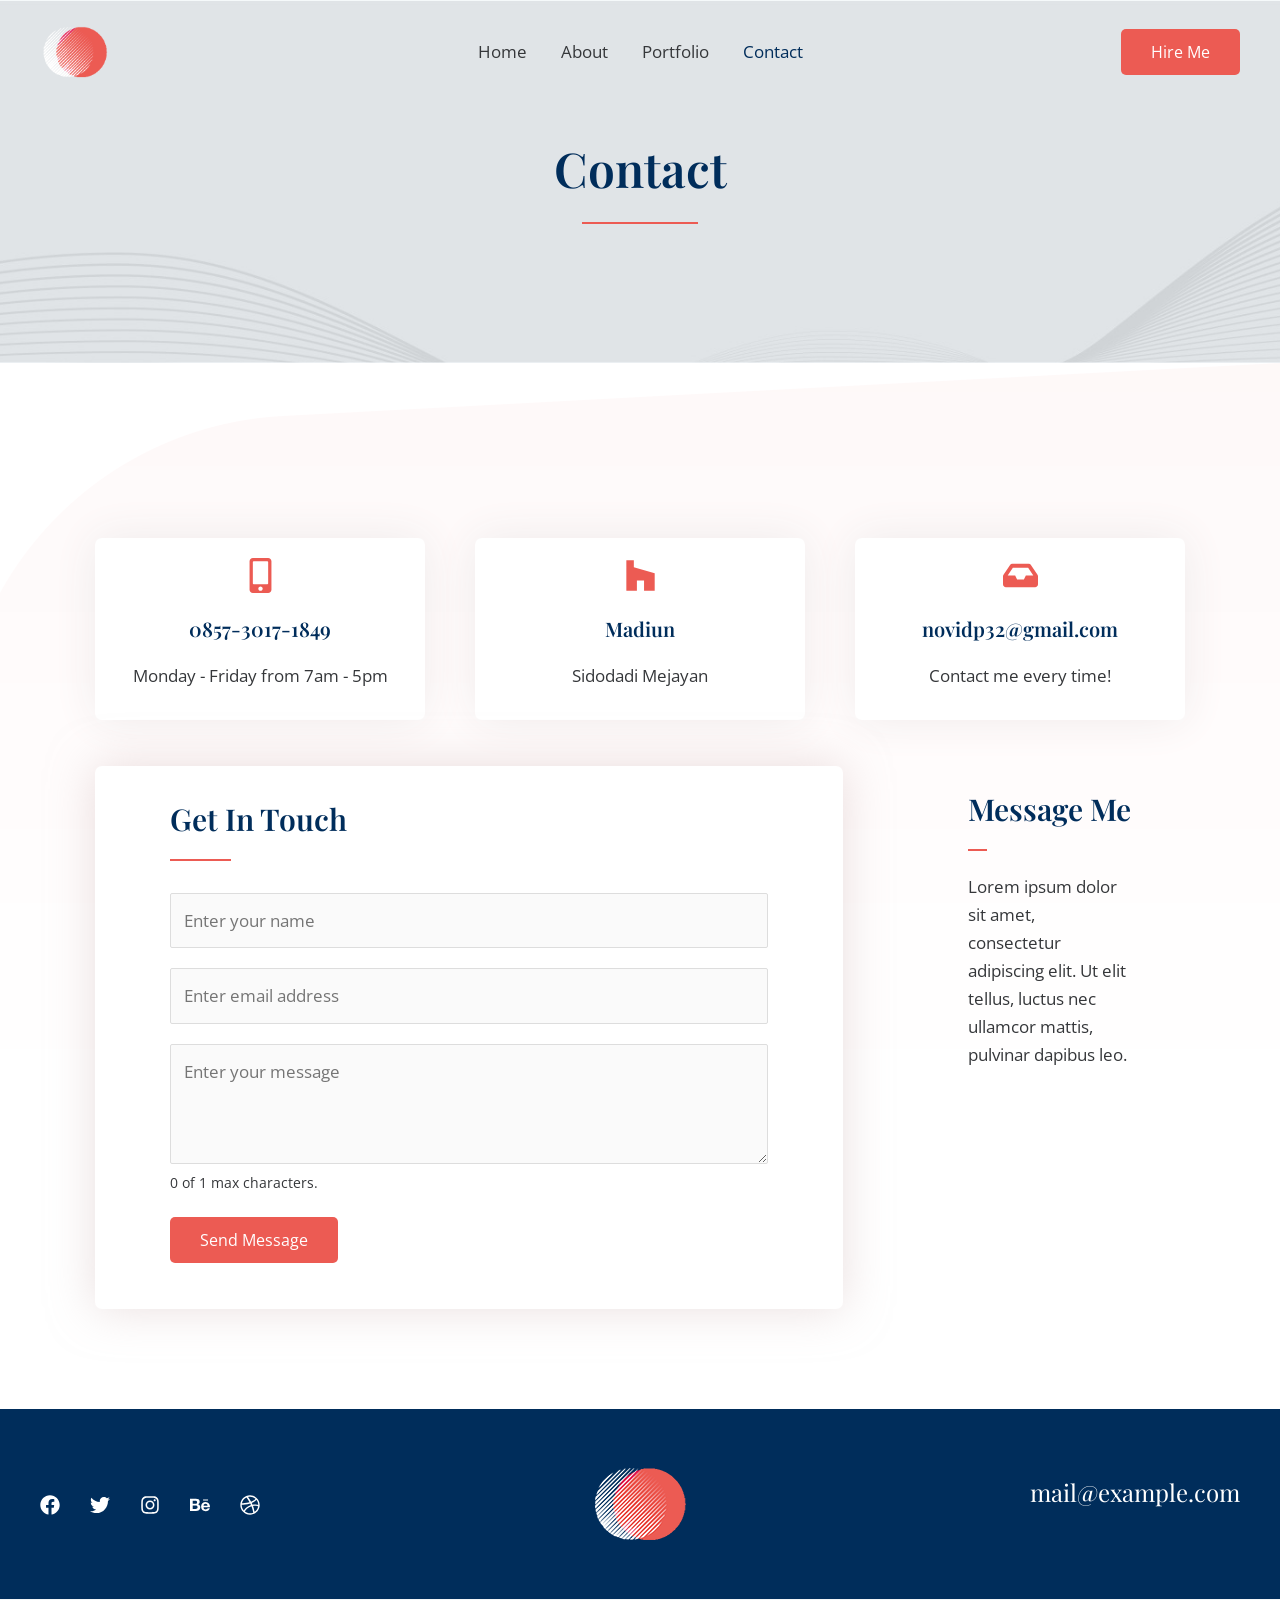
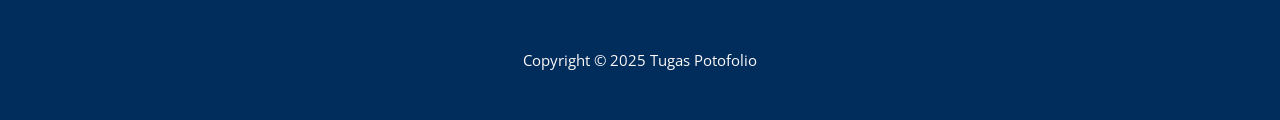
<file: contact/index.html>
<!DOCTYPE html>
<html lang="en-US">
<head>
<meta charset="UTF-8">
<meta name="viewport" content="width=device-width, initial-scale=1">
	<link rel="profile" href="https://gmpg.org/xfn/11"> 
	<title>Contact &#8211; Tugas Potofolio</title>
<meta name="robots" content="max-image-preview:large">
	<style>img:is([sizes="auto" i], [sizes^="auto," i]) { contain-intrinsic-size: 3000px 1500px }</style>
	<link rel="dns-prefetch" href="//fonts.googleapis.com">
<link rel="alternate" type="application/rss+xml" title="Tugas Potofolio &raquo; Feed" href="https://novii15.github.io/portofolio.github.io/feed/">
<link rel="alternate" type="application/rss+xml" title="Tugas Potofolio &raquo; Comments Feed" href="https://novii15.github.io/portofolio.github.io/comments/feed/">
<script>
window._wpemojiSettings = {"baseUrl":"https:\/\/s.w.org\/images\/core\/emoji\/15.0.3\/72x72\/","ext":".png","svgUrl":"https:\/\/s.w.org\/images\/core\/emoji\/15.0.3\/svg\/","svgExt":".svg","source":{"concatemoji":"https:\/\/novii15.github.io\/portofolio.github.io\/wp-includes\/js\/wp-emoji-release.min.js?ver=6.7.2"}};
/*! This file is auto-generated */
!function(i,n){var o,s,e;function c(e){try{var t={supportTests:e,timestamp:(new Date).valueOf()};sessionStorage.setItem(o,JSON.stringify(t))}catch(e){}}function p(e,t,n){e.clearRect(0,0,e.canvas.width,e.canvas.height),e.fillText(t,0,0);var t=new Uint32Array(e.getImageData(0,0,e.canvas.width,e.canvas.height).data),r=(e.clearRect(0,0,e.canvas.width,e.canvas.height),e.fillText(n,0,0),new Uint32Array(e.getImageData(0,0,e.canvas.width,e.canvas.height).data));return t.every(function(e,t){return e===r[t]})}function u(e,t,n){switch(t){case"flag":return n(e,"🏳️‍⚧️","🏳️​⚧️")?!1:!n(e,"🇺🇳","🇺​🇳")&&!n(e,"🏴󠁧󠁢󠁥󠁮󠁧󠁿","🏴​󠁧​󠁢​󠁥​󠁮​󠁧​󠁿");case"emoji":return!n(e,"🐦‍⬛","🐦​⬛")}return!1}function f(e,t,n){var r="undefined"!=typeof WorkerGlobalScope&&self instanceof WorkerGlobalScope?new OffscreenCanvas(300,150):i.createElement("canvas"),a=r.getContext("2d",{willReadFrequently:!0}),o=(a.textBaseline="top",a.font="600 32px Arial",{});return e.forEach(function(e){o[e]=t(a,e,n)}),o}function t(e){var t=i.createElement("script");t.src=e,t.defer=!0,i.head.appendChild(t)}"undefined"!=typeof Promise&&(o="wpEmojiSettingsSupports",s=["flag","emoji"],n.supports={everything:!0,everythingExceptFlag:!0},e=new Promise(function(e){i.addEventListener("DOMContentLoaded",e,{once:!0})}),new Promise(function(t){var n=function(){try{var e=JSON.parse(sessionStorage.getItem(o));if("object"==typeof e&&"number"==typeof e.timestamp&&(new Date).valueOf()<e.timestamp+604800&&"object"==typeof e.supportTests)return e.supportTests}catch(e){}return null}();if(!n){if("undefined"!=typeof Worker&&"undefined"!=typeof OffscreenCanvas&&"undefined"!=typeof URL&&URL.createObjectURL&&"undefined"!=typeof Blob)try{var e="postMessage("+f.toString()+"("+[JSON.stringify(s),u.toString(),p.toString()].join(",")+"));",r=new Blob([e],{type:"text/javascript"}),a=new Worker(URL.createObjectURL(r),{name:"wpTestEmojiSupports"});return void(a.onmessage=function(e){c(n=e.data),a.terminate(),t(n)})}catch(e){}c(n=f(s,u,p))}t(n)}).then(function(e){for(var t in e)n.supports[t]=e[t],n.supports.everything=n.supports.everything&&n.supports[t],"flag"!==t&&(n.supports.everythingExceptFlag=n.supports.everythingExceptFlag&&n.supports[t]);n.supports.everythingExceptFlag=n.supports.everythingExceptFlag&&!n.supports.flag,n.DOMReady=!1,n.readyCallback=function(){n.DOMReady=!0}}).then(function(){return e}).then(function(){var e;n.supports.everything||(n.readyCallback(),(e=n.source||{}).concatemoji?t(e.concatemoji):e.wpemoji&&e.twemoji&&(t(e.twemoji),t(e.wpemoji)))}))}((window,document),window._wpemojiSettings);
</script>
<link rel="stylesheet" id="astra-theme-css-css" href="https://novii15.github.io/portofolio.github.io/wp-content/themes/astra/assets/css/minified/main.min.css?ver=4.8.12" media="all">
<style id="astra-theme-css-inline-css">:root{--ast-post-nav-space:0;--ast-container-default-xlg-padding:6.67em;--ast-container-default-lg-padding:5.67em;--ast-container-default-slg-padding:4.34em;--ast-container-default-md-padding:3.34em;--ast-container-default-sm-padding:6.67em;--ast-container-default-xs-padding:2.4em;--ast-container-default-xxs-padding:1.4em;--ast-code-block-background:#EEEEEE;--ast-comment-inputs-background:#FAFAFA;--ast-normal-container-width:1200px;--ast-narrow-container-width:750px;--ast-blog-title-font-weight:normal;--ast-blog-meta-weight:inherit;--ast-global-color-primary:var(--ast-global-color-5);--ast-global-color-secondary:var(--ast-global-color-4);--ast-global-color-alternate-background:var(--ast-global-color-7);--ast-global-color-subtle-background:var(--ast-global-color-6);}html{font-size:106.25%;}a,.page-title{color:var(--ast-global-color-2);}a:hover,a:focus{color:var(--ast-global-color-1);}body,button,input,select,textarea,.ast-button,.ast-custom-button{font-family:'Open Sans',sans-serif;font-weight:400;font-size:17px;font-size:1rem;line-height:var(--ast-body-line-height,1.65em);}blockquote{color:var(--ast-global-color-3);}h1,.entry-content h1,h2,.entry-content h2,h3,.entry-content h3,h4,.entry-content h4,h5,.entry-content h5,h6,.entry-content h6,.site-title,.site-title a{font-family:'Playfair Display',serif;font-weight:600;}.site-title{font-size:35px;font-size:2.0588235294118rem;display:none;}header .custom-logo-link img{max-width:70px;width:70px;}.astra-logo-svg{width:70px;}.site-header .site-description{font-size:15px;font-size:0.88235294117647rem;display:none;}.entry-title{font-size:26px;font-size:1.5294117647059rem;}.archive .ast-article-post .ast-article-inner,.blog .ast-article-post .ast-article-inner,.archive .ast-article-post .ast-article-inner:hover,.blog .ast-article-post .ast-article-inner:hover{overflow:hidden;}h1,.entry-content h1{font-size:65px;font-size:3.8235294117647rem;font-weight:600;font-family:'Playfair Display',serif;line-height:1.4em;}h2,.entry-content h2{font-size:48px;font-size:2.8235294117647rem;font-weight:600;font-family:'Playfair Display',serif;line-height:1.3em;}h3,.entry-content h3{font-size:38px;font-size:2.2352941176471rem;font-weight:600;font-family:'Playfair Display',serif;line-height:1.3em;}h4,.entry-content h4{font-size:35px;font-size:2.0588235294118rem;line-height:1.2em;font-family:'Playfair Display',serif;}h5,.entry-content h5{font-size:30px;font-size:1.7647058823529rem;line-height:1.2em;font-family:'Playfair Display',serif;}h6,.entry-content h6{font-size:22px;font-size:1.2941176470588rem;line-height:1.25em;font-family:'Playfair Display',serif;}::selection{background-color:var(--ast-global-color-0);color:#000000;}body,h1,.entry-title a,.entry-content h1,h2,.entry-content h2,h3,.entry-content h3,h4,.entry-content h4,h5,.entry-content h5,h6,.entry-content h6{color:var(--ast-global-color-3);}.tagcloud a:hover,.tagcloud a:focus,.tagcloud a.current-item{color:#ffffff;border-color:var(--ast-global-color-2);background-color:var(--ast-global-color-2);}input:focus,input[type="text"]:focus,input[type="email"]:focus,input[type="url"]:focus,input[type="password"]:focus,input[type="reset"]:focus,input[type="search"]:focus,textarea:focus{border-color:var(--ast-global-color-2);}input[type="radio"]:checked,input[type=reset],input[type="checkbox"]:checked,input[type="checkbox"]:hover:checked,input[type="checkbox"]:focus:checked,input[type=range]::-webkit-slider-thumb{border-color:var(--ast-global-color-2);background-color:var(--ast-global-color-2);box-shadow:none;}.site-footer a:hover + .post-count,.site-footer a:focus + .post-count{background:var(--ast-global-color-2);border-color:var(--ast-global-color-2);}.single .nav-links .nav-previous,.single .nav-links .nav-next{color:var(--ast-global-color-2);}.entry-meta,.entry-meta *{line-height:1.45;color:var(--ast-global-color-2);}.entry-meta a:not(.ast-button):hover,.entry-meta a:not(.ast-button):hover *,.entry-meta a:not(.ast-button):focus,.entry-meta a:not(.ast-button):focus *,.page-links > .page-link,.page-links .page-link:hover,.post-navigation a:hover{color:var(--ast-global-color-1);}#cat option,.secondary .calendar_wrap thead a,.secondary .calendar_wrap thead a:visited{color:var(--ast-global-color-2);}.secondary .calendar_wrap #today,.ast-progress-val span{background:var(--ast-global-color-2);}.secondary a:hover + .post-count,.secondary a:focus + .post-count{background:var(--ast-global-color-2);border-color:var(--ast-global-color-2);}.calendar_wrap #today > a{color:#ffffff;}.page-links .page-link,.single .post-navigation a{color:var(--ast-global-color-2);}.ast-search-menu-icon .search-form button.search-submit{padding:0 4px;}.ast-search-menu-icon form.search-form{padding-right:0;}.ast-search-menu-icon.slide-search input.search-field{width:0;}.ast-header-search .ast-search-menu-icon.ast-dropdown-active .search-form,.ast-header-search .ast-search-menu-icon.ast-dropdown-active .search-field:focus{transition:all 0.2s;}.search-form input.search-field:focus{outline:none;}.wp-block-latest-posts > li > a{color:var(--ast-global-color-2);}.widget-title,.widget .wp-block-heading{font-size:24px;font-size:1.4117647058824rem;color:var(--ast-global-color-3);}.ast-search-menu-icon.slide-search a:focus-visible:focus-visible,.astra-search-icon:focus-visible,#close:focus-visible,a:focus-visible,.ast-menu-toggle:focus-visible,.site .skip-link:focus-visible,.wp-block-loginout input:focus-visible,.wp-block-search.wp-block-search__button-inside .wp-block-search__inside-wrapper,.ast-header-navigation-arrow:focus-visible,.woocommerce .wc-proceed-to-checkout > .checkout-button:focus-visible,.woocommerce .woocommerce-MyAccount-navigation ul li a:focus-visible,.ast-orders-table__row .ast-orders-table__cell:focus-visible,.woocommerce .woocommerce-order-details .order-again > .button:focus-visible,.woocommerce .woocommerce-message a.button.wc-forward:focus-visible,.woocommerce #minus_qty:focus-visible,.woocommerce #plus_qty:focus-visible,a#ast-apply-coupon:focus-visible,.woocommerce .woocommerce-info a:focus-visible,.woocommerce .astra-shop-summary-wrap a:focus-visible,.woocommerce a.wc-forward:focus-visible,#ast-apply-coupon:focus-visible,.woocommerce-js .woocommerce-mini-cart-item a.remove:focus-visible,#close:focus-visible,.button.search-submit:focus-visible,#search_submit:focus,.normal-search:focus-visible,.ast-header-account-wrap:focus-visible,.woocommerce .ast-on-card-button.ast-quick-view-trigger:focus{outline-style:dotted;outline-color:inherit;outline-width:thin;}input:focus,input[type="text"]:focus,input[type="email"]:focus,input[type="url"]:focus,input[type="password"]:focus,input[type="reset"]:focus,input[type="search"]:focus,input[type="number"]:focus,textarea:focus,.wp-block-search__input:focus,[data-section="section-header-mobile-trigger"] .ast-button-wrap .ast-mobile-menu-trigger-minimal:focus,.ast-mobile-popup-drawer.active .menu-toggle-close:focus,.woocommerce-ordering select.orderby:focus,#ast-scroll-top:focus,#coupon_code:focus,.woocommerce-page #comment:focus,.woocommerce #reviews #respond input#submit:focus,.woocommerce a.add_to_cart_button:focus,.woocommerce .button.single_add_to_cart_button:focus,.woocommerce .woocommerce-cart-form button:focus,.woocommerce .woocommerce-cart-form__cart-item .quantity .qty:focus,.woocommerce .woocommerce-billing-fields .woocommerce-billing-fields__field-wrapper .woocommerce-input-wrapper > .input-text:focus,.woocommerce #order_comments:focus,.woocommerce #place_order:focus,.woocommerce .woocommerce-address-fields .woocommerce-address-fields__field-wrapper .woocommerce-input-wrapper > .input-text:focus,.woocommerce .woocommerce-MyAccount-content form button:focus,.woocommerce .woocommerce-MyAccount-content .woocommerce-EditAccountForm .woocommerce-form-row .woocommerce-Input.input-text:focus,.woocommerce .ast-woocommerce-container .woocommerce-pagination ul.page-numbers li a:focus,body #content .woocommerce form .form-row .select2-container--default .select2-selection--single:focus,#ast-coupon-code:focus,.woocommerce.woocommerce-js .quantity input[type=number]:focus,.woocommerce-js .woocommerce-mini-cart-item .quantity input[type=number]:focus,.woocommerce p#ast-coupon-trigger:focus{border-style:dotted;border-color:inherit;border-width:thin;}input{outline:none;}.ast-logo-title-inline .site-logo-img{padding-right:1em;}.site-logo-img img{ transition:all 0.2s linear;}body .ast-oembed-container *{position:absolute;top:0;width:100%;height:100%;left:0;}body .wp-block-embed-pocket-casts .ast-oembed-container *{position:unset;}.ast-single-post-featured-section + article {margin-top: 2em;}.site-content .ast-single-post-featured-section img {width: 100%;overflow: hidden;object-fit: cover;}.site > .ast-single-related-posts-container {margin-top: 0;}@media (min-width: 922px) {.ast-desktop .ast-container--narrow {max-width: var(--ast-narrow-container-width);margin: 0 auto;}}.ast-page-builder-template .hentry {margin: 0;}.ast-page-builder-template .site-content > .ast-container {max-width: 100%;padding: 0;}.ast-page-builder-template .site .site-content #primary {padding: 0;margin: 0;}.ast-page-builder-template .no-results {text-align: center;margin: 4em auto;}.ast-page-builder-template .ast-pagination {padding: 2em;}.ast-page-builder-template .entry-header.ast-no-title.ast-no-thumbnail {margin-top: 0;}.ast-page-builder-template .entry-header.ast-header-without-markup {margin-top: 0;margin-bottom: 0;}.ast-page-builder-template .entry-header.ast-no-title.ast-no-meta {margin-bottom: 0;}.ast-page-builder-template.single .post-navigation {padding-bottom: 2em;}.ast-page-builder-template.single-post .site-content > .ast-container {max-width: 100%;}.ast-page-builder-template .entry-header {margin-top: 4em;margin-left: auto;margin-right: auto;padding-left: 20px;padding-right: 20px;}.single.ast-page-builder-template .entry-header {padding-left: 20px;padding-right: 20px;}.ast-page-builder-template .ast-archive-description {margin: 4em auto 0;padding-left: 20px;padding-right: 20px;}.ast-page-builder-template.ast-no-sidebar .entry-content .alignwide {margin-left: 0;margin-right: 0;}@media (max-width:921.9px){#ast-desktop-header{display:none;}}@media (min-width:922px){#ast-mobile-header{display:none;}}.wp-block-buttons.aligncenter{justify-content:center;}@media (max-width:921px){.ast-theme-transparent-header #primary,.ast-theme-transparent-header #secondary{padding:0;}}@media (max-width:921px){.ast-plain-container.ast-no-sidebar #primary{padding:0;}}.ast-plain-container.ast-no-sidebar #primary{margin-top:0;margin-bottom:0;}.wp-block-buttons .wp-block-button.is-style-outline .wp-block-button__link.wp-element-button,.ast-outline-button,.wp-block-uagb-buttons-child .uagb-buttons-repeater.ast-outline-button{border-color:var(--ast-global-color-0);border-top-width:2px;border-right-width:2px;border-bottom-width:2px;border-left-width:2px;font-family:inherit;font-weight:inherit;font-size:16px;font-size:0.94117647058824rem;line-height:1em;border-top-left-radius:5px;border-top-right-radius:5px;border-bottom-right-radius:5px;border-bottom-left-radius:5px;}.wp-block-button.is-style-outline .wp-block-button__link:hover,.wp-block-buttons .wp-block-button.is-style-outline .wp-block-button__link:focus,.wp-block-buttons .wp-block-button.is-style-outline > .wp-block-button__link:not(.has-text-color):hover,.wp-block-buttons .wp-block-button.wp-block-button__link.is-style-outline:not(.has-text-color):hover,.ast-outline-button:hover,.ast-outline-button:focus,.wp-block-uagb-buttons-child .uagb-buttons-repeater.ast-outline-button:hover,.wp-block-uagb-buttons-child .uagb-buttons-repeater.ast-outline-button:focus{background-color:var(--ast-global-color-1);}.wp-block-button .wp-block-button__link.wp-element-button.is-style-outline:not(.has-background),.wp-block-button.is-style-outline>.wp-block-button__link.wp-element-button:not(.has-background),.ast-outline-button{background-color:var(--ast-global-color-0);}.entry-content[data-ast-blocks-layout] > figure{margin-bottom:1em;}@media (max-width:921px){.ast-separate-container #primary,.ast-separate-container #secondary{padding:1.5em 0;}#primary,#secondary{padding:1.5em 0;margin:0;}.ast-left-sidebar #content > .ast-container{display:flex;flex-direction:column-reverse;width:100%;}.ast-separate-container .ast-article-post,.ast-separate-container .ast-article-single{padding:1.5em 2.14em;}.ast-author-box img.avatar{margin:20px 0 0 0;}}@media (min-width:922px){.ast-separate-container.ast-right-sidebar #primary,.ast-separate-container.ast-left-sidebar #primary{border:0;}.search-no-results.ast-separate-container #primary{margin-bottom:4em;}}.elementor-button-wrapper .elementor-button{border-style:solid;text-decoration:none;border-top-width:0px;border-right-width:0px;border-left-width:0px;border-bottom-width:0px;}body .elementor-button.elementor-size-sm,body .elementor-button.elementor-size-xs,body .elementor-button.elementor-size-md,body .elementor-button.elementor-size-lg,body .elementor-button.elementor-size-xl,body .elementor-button{border-top-left-radius:5px;border-top-right-radius:5px;border-bottom-right-radius:5px;border-bottom-left-radius:5px;padding-top:15px;padding-right:30px;padding-bottom:15px;padding-left:30px;}.elementor-button-wrapper .elementor-button{border-color:var(--ast-global-color-0);background-color:var(--ast-global-color-0);}.elementor-button-wrapper .elementor-button:hover,.elementor-button-wrapper .elementor-button:focus{color:var(--ast-global-color-5);background-color:var(--ast-global-color-1);border-color:var(--ast-global-color-1);}.wp-block-button .wp-block-button__link ,.elementor-button-wrapper .elementor-button,.elementor-button-wrapper .elementor-button:visited{color:var(--ast-global-color-5);}.elementor-button-wrapper .elementor-button{font-size:16px;font-size:0.94117647058824rem;line-height:1em;}body .elementor-button.elementor-size-sm,body .elementor-button.elementor-size-xs,body .elementor-button.elementor-size-md,body .elementor-button.elementor-size-lg,body .elementor-button.elementor-size-xl,body .elementor-button{font-size:16px;font-size:0.94117647058824rem;}.wp-block-button .wp-block-button__link:hover,.wp-block-button .wp-block-button__link:focus{color:var(--ast-global-color-5);background-color:var(--ast-global-color-1);border-color:var(--ast-global-color-1);}.elementor-widget-heading h1.elementor-heading-title{line-height:1.4em;}.elementor-widget-heading h2.elementor-heading-title{line-height:1.3em;}.elementor-widget-heading h3.elementor-heading-title{line-height:1.3em;}.elementor-widget-heading h4.elementor-heading-title{line-height:1.2em;}.elementor-widget-heading h5.elementor-heading-title{line-height:1.2em;}.elementor-widget-heading h6.elementor-heading-title{line-height:1.25em;}.wp-block-button .wp-block-button__link,.wp-block-search .wp-block-search__button,body .wp-block-file .wp-block-file__button{border-style:solid;border-top-width:0px;border-right-width:0px;border-left-width:0px;border-bottom-width:0px;border-color:var(--ast-global-color-0);background-color:var(--ast-global-color-0);color:var(--ast-global-color-5);font-family:inherit;font-weight:inherit;line-height:1em;font-size:16px;font-size:0.94117647058824rem;border-top-left-radius:5px;border-top-right-radius:5px;border-bottom-right-radius:5px;border-bottom-left-radius:5px;padding-top:15px;padding-right:30px;padding-bottom:15px;padding-left:30px;}.menu-toggle,button,.ast-button,.ast-custom-button,.button,input#submit,input[type="button"],input[type="submit"],input[type="reset"],form[CLASS*="wp-block-search__"].wp-block-search .wp-block-search__inside-wrapper .wp-block-search__button,body .wp-block-file .wp-block-file__button,.woocommerce-js a.button,.woocommerce button.button,.woocommerce .woocommerce-message a.button,.woocommerce #respond input#submit.alt,.woocommerce input.button.alt,.woocommerce input.button,.woocommerce input.button:disabled,.woocommerce input.button:disabled[disabled],.woocommerce input.button:disabled:hover,.woocommerce input.button:disabled[disabled]:hover,.woocommerce #respond input#submit,.woocommerce button.button.alt.disabled,.wc-block-grid__products .wc-block-grid__product .wp-block-button__link,.wc-block-grid__product-onsale,[CLASS*="wc-block"] button,.woocommerce-js .astra-cart-drawer .astra-cart-drawer-content .woocommerce-mini-cart__buttons .button:not(.checkout):not(.ast-continue-shopping),.woocommerce-js .astra-cart-drawer .astra-cart-drawer-content .woocommerce-mini-cart__buttons a.checkout,.woocommerce button.button.alt.disabled.wc-variation-selection-needed,[CLASS*="wc-block"] .wc-block-components-button{border-style:solid;border-top-width:0px;border-right-width:0px;border-left-width:0px;border-bottom-width:0px;color:var(--ast-global-color-5);border-color:var(--ast-global-color-0);background-color:var(--ast-global-color-0);padding-top:15px;padding-right:30px;padding-bottom:15px;padding-left:30px;font-family:inherit;font-weight:inherit;font-size:16px;font-size:0.94117647058824rem;line-height:1em;border-top-left-radius:5px;border-top-right-radius:5px;border-bottom-right-radius:5px;border-bottom-left-radius:5px;}button:focus,.menu-toggle:hover,button:hover,.ast-button:hover,.ast-custom-button:hover .button:hover,.ast-custom-button:hover ,input[type=reset]:hover,input[type=reset]:focus,input#submit:hover,input#submit:focus,input[type="button"]:hover,input[type="button"]:focus,input[type="submit"]:hover,input[type="submit"]:focus,form[CLASS*="wp-block-search__"].wp-block-search .wp-block-search__inside-wrapper .wp-block-search__button:hover,form[CLASS*="wp-block-search__"].wp-block-search .wp-block-search__inside-wrapper .wp-block-search__button:focus,body .wp-block-file .wp-block-file__button:hover,body .wp-block-file .wp-block-file__button:focus,.woocommerce-js a.button:hover,.woocommerce button.button:hover,.woocommerce .woocommerce-message a.button:hover,.woocommerce #respond input#submit:hover,.woocommerce #respond input#submit.alt:hover,.woocommerce input.button.alt:hover,.woocommerce input.button:hover,.woocommerce button.button.alt.disabled:hover,.wc-block-grid__products .wc-block-grid__product .wp-block-button__link:hover,[CLASS*="wc-block"] button:hover,.woocommerce-js .astra-cart-drawer .astra-cart-drawer-content .woocommerce-mini-cart__buttons .button:not(.checkout):not(.ast-continue-shopping):hover,.woocommerce-js .astra-cart-drawer .astra-cart-drawer-content .woocommerce-mini-cart__buttons a.checkout:hover,.woocommerce button.button.alt.disabled.wc-variation-selection-needed:hover,[CLASS*="wc-block"] .wc-block-components-button:hover,[CLASS*="wc-block"] .wc-block-components-button:focus{color:var(--ast-global-color-5);background-color:var(--ast-global-color-1);border-color:var(--ast-global-color-1);}@media (max-width:921px){.ast-mobile-header-stack .main-header-bar .ast-search-menu-icon{display:inline-block;}.ast-header-break-point.ast-header-custom-item-outside .ast-mobile-header-stack .main-header-bar .ast-search-icon{margin:0;}.ast-comment-avatar-wrap img{max-width:2.5em;}.ast-comment-meta{padding:0 1.8888em 1.3333em;}.ast-separate-container .ast-comment-list li.depth-1{padding:1.5em 2.14em;}.ast-separate-container .comment-respond{padding:2em 2.14em;}}@media (min-width:544px){.ast-container{max-width:100%;}}@media (max-width:544px){.ast-separate-container .ast-article-post,.ast-separate-container .ast-article-single,.ast-separate-container .comments-title,.ast-separate-container .ast-archive-description{padding:1.5em 1em;}.ast-separate-container #content .ast-container{padding-left:0.54em;padding-right:0.54em;}.ast-separate-container .ast-comment-list .bypostauthor{padding:.5em;}.ast-search-menu-icon.ast-dropdown-active .search-field{width:170px;}} #ast-mobile-header .ast-site-header-cart-li a{pointer-events:none;}body,.ast-separate-container{background-color:var(--ast-global-color-4);background-image:none;}@media (max-width:921px){.site-title{display:none;}.site-header .site-description{display:none;}h1,.entry-content h1{font-size:30px;}h2,.entry-content h2{font-size:25px;}h3,.entry-content h3{font-size:20px;}.astra-logo-svg{width:120px;}header .custom-logo-link img,.ast-header-break-point .site-logo-img .custom-mobile-logo-link img{max-width:120px;width:120px;}}@media (max-width:544px){.site-title{display:none;}.site-header .site-description{display:none;}h1,.entry-content h1{font-size:30px;}h2,.entry-content h2{font-size:25px;}h3,.entry-content h3{font-size:20px;}header .custom-logo-link img,.ast-header-break-point .site-branding img,.ast-header-break-point .custom-logo-link img{max-width:100px;width:100px;}.astra-logo-svg{width:100px;}.ast-header-break-point .site-logo-img .custom-mobile-logo-link img{max-width:100px;}}@media (max-width:921px){html{font-size:96.9%;}}@media (max-width:544px){html{font-size:96.9%;}}@media (min-width:922px){.ast-container{max-width:1240px;}}@media (min-width:922px){.site-content .ast-container{display:flex;}}@media (max-width:921px){.site-content .ast-container{flex-direction:column;}}@media (min-width:922px){.main-header-menu .sub-menu .menu-item.ast-left-align-sub-menu:hover > .sub-menu,.main-header-menu .sub-menu .menu-item.ast-left-align-sub-menu.focus > .sub-menu{margin-left:-0px;}}.ast-theme-transparent-header [data-section="section-header-mobile-trigger"] .ast-button-wrap .ast-mobile-menu-trigger-minimal{background:transparent;}.site .comments-area{padding-bottom:3em;}.wp-block-file {display: flex;align-items: center;flex-wrap: wrap;justify-content: space-between;}.wp-block-pullquote {border: none;}.wp-block-pullquote blockquote::before {content: "\201D";font-family: "Helvetica",sans-serif;display: flex;transform: rotate( 180deg );font-size: 6rem;font-style: normal;line-height: 1;font-weight: bold;align-items: center;justify-content: center;}.has-text-align-right > blockquote::before {justify-content: flex-start;}.has-text-align-left > blockquote::before {justify-content: flex-end;}figure.wp-block-pullquote.is-style-solid-color blockquote {max-width: 100%;text-align: inherit;}:root {--wp--custom--ast-default-block-top-padding: 3em;--wp--custom--ast-default-block-right-padding: 3em;--wp--custom--ast-default-block-bottom-padding: 3em;--wp--custom--ast-default-block-left-padding: 3em;--wp--custom--ast-container-width: 1200px;--wp--custom--ast-content-width-size: 1200px;--wp--custom--ast-wide-width-size: calc(1200px + var(--wp--custom--ast-default-block-left-padding) + var(--wp--custom--ast-default-block-right-padding));}.ast-narrow-container {--wp--custom--ast-content-width-size: 750px;--wp--custom--ast-wide-width-size: 750px;}@media(max-width: 921px) {:root {--wp--custom--ast-default-block-top-padding: 3em;--wp--custom--ast-default-block-right-padding: 2em;--wp--custom--ast-default-block-bottom-padding: 3em;--wp--custom--ast-default-block-left-padding: 2em;}}@media(max-width: 544px) {:root {--wp--custom--ast-default-block-top-padding: 3em;--wp--custom--ast-default-block-right-padding: 1.5em;--wp--custom--ast-default-block-bottom-padding: 3em;--wp--custom--ast-default-block-left-padding: 1.5em;}}.entry-content > .wp-block-group,.entry-content > .wp-block-cover,.entry-content > .wp-block-columns {padding-top: var(--wp--custom--ast-default-block-top-padding);padding-right: var(--wp--custom--ast-default-block-right-padding);padding-bottom: var(--wp--custom--ast-default-block-bottom-padding);padding-left: var(--wp--custom--ast-default-block-left-padding);}.ast-plain-container.ast-no-sidebar .entry-content > .alignfull,.ast-page-builder-template .ast-no-sidebar .entry-content > .alignfull {margin-left: calc( -50vw + 50%);margin-right: calc( -50vw + 50%);max-width: 100vw;width: 100vw;}.ast-plain-container.ast-no-sidebar .entry-content .alignfull .alignfull,.ast-page-builder-template.ast-no-sidebar .entry-content .alignfull .alignfull,.ast-plain-container.ast-no-sidebar .entry-content .alignfull .alignwide,.ast-page-builder-template.ast-no-sidebar .entry-content .alignfull .alignwide,.ast-plain-container.ast-no-sidebar .entry-content .alignwide .alignfull,.ast-page-builder-template.ast-no-sidebar .entry-content .alignwide .alignfull,.ast-plain-container.ast-no-sidebar .entry-content .alignwide .alignwide,.ast-page-builder-template.ast-no-sidebar .entry-content .alignwide .alignwide,.ast-plain-container.ast-no-sidebar .entry-content .wp-block-column .alignfull,.ast-page-builder-template.ast-no-sidebar .entry-content .wp-block-column .alignfull,.ast-plain-container.ast-no-sidebar .entry-content .wp-block-column .alignwide,.ast-page-builder-template.ast-no-sidebar .entry-content .wp-block-column .alignwide {margin-left: auto;margin-right: auto;width: 100%;}[data-ast-blocks-layout] .wp-block-separator:not(.is-style-dots) {height: 0;}[data-ast-blocks-layout] .wp-block-separator {margin: 20px auto;}[data-ast-blocks-layout] .wp-block-separator:not(.is-style-wide):not(.is-style-dots) {max-width: 100px;}[data-ast-blocks-layout] .wp-block-separator.has-background {padding: 0;}.entry-content[data-ast-blocks-layout] > * {max-width: var(--wp--custom--ast-content-width-size);margin-left: auto;margin-right: auto;}.entry-content[data-ast-blocks-layout] > .alignwide {max-width: var(--wp--custom--ast-wide-width-size);}.entry-content[data-ast-blocks-layout] .alignfull {max-width: none;}.entry-content .wp-block-columns {margin-bottom: 0;}blockquote {margin: 1.5em;border-color: rgba(0,0,0,0.05);}.wp-block-quote:not(.has-text-align-right):not(.has-text-align-center) {border-left: 5px solid rgba(0,0,0,0.05);}.has-text-align-right > blockquote,blockquote.has-text-align-right {border-right: 5px solid rgba(0,0,0,0.05);}.has-text-align-left > blockquote,blockquote.has-text-align-left {border-left: 5px solid rgba(0,0,0,0.05);}.wp-block-site-tagline,.wp-block-latest-posts .read-more {margin-top: 15px;}.wp-block-loginout p label {display: block;}.wp-block-loginout p:not(.login-remember):not(.login-submit) input {width: 100%;}.wp-block-loginout input:focus {border-color: transparent;}.wp-block-loginout input:focus {outline: thin dotted;}.entry-content .wp-block-media-text .wp-block-media-text__content {padding: 0 0 0 8%;}.entry-content .wp-block-media-text.has-media-on-the-right .wp-block-media-text__content {padding: 0 8% 0 0;}.entry-content .wp-block-media-text.has-background .wp-block-media-text__content {padding: 8%;}.entry-content .wp-block-cover:not([class*="background-color"]):not(.has-text-color.has-link-color) .wp-block-cover__inner-container,.entry-content .wp-block-cover:not([class*="background-color"]) .wp-block-cover-image-text,.entry-content .wp-block-cover:not([class*="background-color"]) .wp-block-cover-text,.entry-content .wp-block-cover-image:not([class*="background-color"]) .wp-block-cover__inner-container,.entry-content .wp-block-cover-image:not([class*="background-color"]) .wp-block-cover-image-text,.entry-content .wp-block-cover-image:not([class*="background-color"]) .wp-block-cover-text {color: var(--ast-global-color-primary,var(--ast-global-color-5));}.wp-block-loginout .login-remember input {width: 1.1rem;height: 1.1rem;margin: 0 5px 4px 0;vertical-align: middle;}.wp-block-latest-posts > li > *:first-child,.wp-block-latest-posts:not(.is-grid) > li:first-child {margin-top: 0;}.entry-content > .wp-block-buttons,.entry-content > .wp-block-uagb-buttons {margin-bottom: 1.5em;}.wp-block-search__inside-wrapper .wp-block-search__input {padding: 0 10px;color: var(--ast-global-color-3);background: var(--ast-global-color-primary,var(--ast-global-color-5));border-color: var(--ast-border-color);}.wp-block-latest-posts .read-more {margin-bottom: 1.5em;}.wp-block-search__no-button .wp-block-search__inside-wrapper .wp-block-search__input {padding-top: 5px;padding-bottom: 5px;}.wp-block-latest-posts .wp-block-latest-posts__post-date,.wp-block-latest-posts .wp-block-latest-posts__post-author {font-size: 1rem;}.wp-block-latest-posts > li > *,.wp-block-latest-posts:not(.is-grid) > li {margin-top: 12px;margin-bottom: 12px;}.ast-page-builder-template .entry-content[data-ast-blocks-layout] > *,.ast-page-builder-template .entry-content[data-ast-blocks-layout] > .alignfull:not(.wp-block-group):not(.uagb-is-root-container) > * {max-width: none;}.ast-page-builder-template .entry-content[data-ast-blocks-layout] > .alignwide:not(.uagb-is-root-container) > * {max-width: var(--wp--custom--ast-wide-width-size);}.ast-page-builder-template .entry-content[data-ast-blocks-layout] > .inherit-container-width > *,.ast-page-builder-template .entry-content[data-ast-blocks-layout] > *:not(.wp-block-group):not(.uagb-is-root-container) > *,.entry-content[data-ast-blocks-layout] > .wp-block-cover .wp-block-cover__inner-container {max-width: var(--wp--custom--ast-content-width-size) ;margin-left: auto;margin-right: auto;}.entry-content[data-ast-blocks-layout] .wp-block-cover:not(.alignleft):not(.alignright) {width: auto;}@media(max-width: 1200px) {.ast-separate-container .entry-content > .alignfull,.ast-separate-container .entry-content[data-ast-blocks-layout] > .alignwide,.ast-plain-container .entry-content[data-ast-blocks-layout] > .alignwide,.ast-plain-container .entry-content .alignfull {margin-left: calc(-1 * min(var(--ast-container-default-xlg-padding),20px)) ;margin-right: calc(-1 * min(var(--ast-container-default-xlg-padding),20px));}}@media(min-width: 1201px) {.ast-separate-container .entry-content > .alignfull {margin-left: calc(-1 * var(--ast-container-default-xlg-padding) );margin-right: calc(-1 * var(--ast-container-default-xlg-padding) );}.ast-separate-container .entry-content[data-ast-blocks-layout] > .alignwide,.ast-plain-container .entry-content[data-ast-blocks-layout] > .alignwide {margin-left: calc(-1 * var(--wp--custom--ast-default-block-left-padding) );margin-right: calc(-1 * var(--wp--custom--ast-default-block-right-padding) );}}@media(min-width: 921px) {.ast-separate-container .entry-content .wp-block-group.alignwide:not(.inherit-container-width) > :where(:not(.alignleft):not(.alignright)),.ast-plain-container .entry-content .wp-block-group.alignwide:not(.inherit-container-width) > :where(:not(.alignleft):not(.alignright)) {max-width: calc( var(--wp--custom--ast-content-width-size) + 80px );}.ast-plain-container.ast-right-sidebar .entry-content[data-ast-blocks-layout] .alignfull,.ast-plain-container.ast-left-sidebar .entry-content[data-ast-blocks-layout] .alignfull {margin-left: -60px;margin-right: -60px;}}@media(min-width: 544px) {.entry-content > .alignleft {margin-right: 20px;}.entry-content > .alignright {margin-left: 20px;}}@media (max-width:544px){.wp-block-columns .wp-block-column:not(:last-child){margin-bottom:20px;}.wp-block-latest-posts{margin:0;}}@media( max-width: 600px ) {.entry-content .wp-block-media-text .wp-block-media-text__content,.entry-content .wp-block-media-text.has-media-on-the-right .wp-block-media-text__content {padding: 8% 0 0;}.entry-content .wp-block-media-text.has-background .wp-block-media-text__content {padding: 8%;}}.ast-page-builder-template .entry-header {padding-left: 0;}.ast-narrow-container .site-content .wp-block-uagb-image--align-full .wp-block-uagb-image__figure {max-width: 100%;margin-left: auto;margin-right: auto;}:root .has-ast-global-color-0-color{color:var(--ast-global-color-0);}:root .has-ast-global-color-0-background-color{background-color:var(--ast-global-color-0);}:root .wp-block-button .has-ast-global-color-0-color{color:var(--ast-global-color-0);}:root .wp-block-button .has-ast-global-color-0-background-color{background-color:var(--ast-global-color-0);}:root .has-ast-global-color-1-color{color:var(--ast-global-color-1);}:root .has-ast-global-color-1-background-color{background-color:var(--ast-global-color-1);}:root .wp-block-button .has-ast-global-color-1-color{color:var(--ast-global-color-1);}:root .wp-block-button .has-ast-global-color-1-background-color{background-color:var(--ast-global-color-1);}:root .has-ast-global-color-2-color{color:var(--ast-global-color-2);}:root .has-ast-global-color-2-background-color{background-color:var(--ast-global-color-2);}:root .wp-block-button .has-ast-global-color-2-color{color:var(--ast-global-color-2);}:root .wp-block-button .has-ast-global-color-2-background-color{background-color:var(--ast-global-color-2);}:root .has-ast-global-color-3-color{color:var(--ast-global-color-3);}:root .has-ast-global-color-3-background-color{background-color:var(--ast-global-color-3);}:root .wp-block-button .has-ast-global-color-3-color{color:var(--ast-global-color-3);}:root .wp-block-button .has-ast-global-color-3-background-color{background-color:var(--ast-global-color-3);}:root .has-ast-global-color-4-color{color:var(--ast-global-color-4);}:root .has-ast-global-color-4-background-color{background-color:var(--ast-global-color-4);}:root .wp-block-button .has-ast-global-color-4-color{color:var(--ast-global-color-4);}:root .wp-block-button .has-ast-global-color-4-background-color{background-color:var(--ast-global-color-4);}:root .has-ast-global-color-5-color{color:var(--ast-global-color-5);}:root .has-ast-global-color-5-background-color{background-color:var(--ast-global-color-5);}:root .wp-block-button .has-ast-global-color-5-color{color:var(--ast-global-color-5);}:root .wp-block-button .has-ast-global-color-5-background-color{background-color:var(--ast-global-color-5);}:root .has-ast-global-color-6-color{color:var(--ast-global-color-6);}:root .has-ast-global-color-6-background-color{background-color:var(--ast-global-color-6);}:root .wp-block-button .has-ast-global-color-6-color{color:var(--ast-global-color-6);}:root .wp-block-button .has-ast-global-color-6-background-color{background-color:var(--ast-global-color-6);}:root .has-ast-global-color-7-color{color:var(--ast-global-color-7);}:root .has-ast-global-color-7-background-color{background-color:var(--ast-global-color-7);}:root .wp-block-button .has-ast-global-color-7-color{color:var(--ast-global-color-7);}:root .wp-block-button .has-ast-global-color-7-background-color{background-color:var(--ast-global-color-7);}:root .has-ast-global-color-8-color{color:var(--ast-global-color-8);}:root .has-ast-global-color-8-background-color{background-color:var(--ast-global-color-8);}:root .wp-block-button .has-ast-global-color-8-color{color:var(--ast-global-color-8);}:root .wp-block-button .has-ast-global-color-8-background-color{background-color:var(--ast-global-color-8);}:root{--ast-global-color-0:#ec5b53;--ast-global-color-1:#cf332b;--ast-global-color-2:#002d5b;--ast-global-color-3:#35373a;--ast-global-color-4:#fefafa;--ast-global-color-5:#ffffff;--ast-global-color-6:#F2F5F7;--ast-global-color-7:#35373a;--ast-global-color-8:#000000;}:root {--ast-border-color : #dddddd;}.ast-single-entry-banner {-js-display: flex;display: flex;flex-direction: column;justify-content: center;text-align: center;position: relative;background: #eeeeee;}.ast-single-entry-banner[data-banner-layout="layout-1"] {max-width: 1200px;background: inherit;padding: 20px 0;}.ast-single-entry-banner[data-banner-width-type="custom"] {margin: 0 auto;width: 100%;}.ast-single-entry-banner + .site-content .entry-header {margin-bottom: 0;}.site .ast-author-avatar {--ast-author-avatar-size: ;}a.ast-underline-text {text-decoration: underline;}.ast-container > .ast-terms-link {position: relative;display: block;}a.ast-button.ast-badge-tax {padding: 4px 8px;border-radius: 3px;font-size: inherit;}header.entry-header > *:not(:last-child){margin-bottom:10px;}.ast-archive-entry-banner {-js-display: flex;display: flex;flex-direction: column;justify-content: center;text-align: center;position: relative;background: #eeeeee;}.ast-archive-entry-banner[data-banner-width-type="custom"] {margin: 0 auto;width: 100%;}.ast-archive-entry-banner[data-banner-layout="layout-1"] {background: inherit;padding: 20px 0;text-align: left;}body.archive .ast-archive-description{max-width:1200px;width:100%;text-align:left;padding-top:3em;padding-right:3em;padding-bottom:3em;padding-left:3em;}body.archive .ast-archive-description .ast-archive-title,body.archive .ast-archive-description .ast-archive-title *{font-size:40px;font-size:2.3529411764706rem;}body.archive .ast-archive-description > *:not(:last-child){margin-bottom:10px;}@media (max-width:921px){body.archive .ast-archive-description{text-align:left;}}@media (max-width:544px){body.archive .ast-archive-description{text-align:left;}}.ast-theme-transparent-header #masthead .site-logo-img .transparent-custom-logo .astra-logo-svg{width:70px;}.ast-theme-transparent-header #masthead .site-logo-img .transparent-custom-logo img{ max-width:70px; width:70px;}@media (max-width:921px){.ast-theme-transparent-header #masthead .site-logo-img .transparent-custom-logo .astra-logo-svg{width:70px;}.ast-theme-transparent-header #masthead .site-logo-img .transparent-custom-logo img{ max-width:70px; width:70px;}}@media (max-width:543px){.ast-theme-transparent-header #masthead .site-logo-img .transparent-custom-logo .astra-logo-svg{width:60px;}.ast-theme-transparent-header #masthead .site-logo-img .transparent-custom-logo img{ max-width:60px; width:60px;}}@media (min-width:921px){.ast-theme-transparent-header #masthead{position:absolute;left:0;right:0;}.ast-theme-transparent-header .main-header-bar,.ast-theme-transparent-header.ast-header-break-point .main-header-bar{background:none;}body.elementor-editor-active.ast-theme-transparent-header #masthead,.fl-builder-edit .ast-theme-transparent-header #masthead,body.vc_editor.ast-theme-transparent-header #masthead,body.brz-ed.ast-theme-transparent-header #masthead{z-index:0;}.ast-header-break-point.ast-replace-site-logo-transparent.ast-theme-transparent-header .custom-mobile-logo-link{display:none;}.ast-header-break-point.ast-replace-site-logo-transparent.ast-theme-transparent-header .transparent-custom-logo{display:inline-block;}.ast-theme-transparent-header .ast-above-header,.ast-theme-transparent-header .ast-above-header.ast-above-header-bar{background-image:none;background-color:transparent;}.ast-theme-transparent-header .ast-below-header,.ast-theme-transparent-header .ast-below-header.ast-below-header-bar{background-image:none;background-color:transparent;}}.ast-theme-transparent-header .ast-builder-menu .main-header-menu,.ast-theme-transparent-header .ast-builder-menu .main-header-menu .menu-link,.ast-theme-transparent-header [CLASS*="ast-builder-menu-"] .main-header-menu .menu-item > .menu-link,.ast-theme-transparent-header .ast-masthead-custom-menu-items,.ast-theme-transparent-header .ast-masthead-custom-menu-items a,.ast-theme-transparent-header .ast-builder-menu .main-header-menu .menu-item > .ast-menu-toggle,.ast-theme-transparent-header .ast-builder-menu .main-header-menu .menu-item > .ast-menu-toggle,.ast-theme-transparent-header .ast-above-header-navigation a,.ast-header-break-point.ast-theme-transparent-header .ast-above-header-navigation a,.ast-header-break-point.ast-theme-transparent-header .ast-above-header-navigation > ul.ast-above-header-menu > .menu-item-has-children:not(.current-menu-item) > .ast-menu-toggle,.ast-theme-transparent-header .ast-below-header-menu,.ast-theme-transparent-header .ast-below-header-menu a,.ast-header-break-point.ast-theme-transparent-header .ast-below-header-menu a,.ast-header-break-point.ast-theme-transparent-header .ast-below-header-menu,.ast-theme-transparent-header .main-header-menu .menu-link{color:var(--ast-global-color-3);}.ast-theme-transparent-header .ast-builder-menu .main-header-menu .menu-item:hover > .menu-link,.ast-theme-transparent-header .ast-builder-menu .main-header-menu .menu-item:hover > .ast-menu-toggle,.ast-theme-transparent-header .ast-builder-menu .main-header-menu .ast-masthead-custom-menu-items a:hover,.ast-theme-transparent-header .ast-builder-menu .main-header-menu .focus > .menu-link,.ast-theme-transparent-header .ast-builder-menu .main-header-menu .focus > .ast-menu-toggle,.ast-theme-transparent-header .ast-builder-menu .main-header-menu .current-menu-item > .menu-link,.ast-theme-transparent-header .ast-builder-menu .main-header-menu .current-menu-ancestor > .menu-link,.ast-theme-transparent-header .ast-builder-menu .main-header-menu .current-menu-item > .ast-menu-toggle,.ast-theme-transparent-header .ast-builder-menu .main-header-menu .current-menu-ancestor > .ast-menu-toggle,.ast-theme-transparent-header [CLASS*="ast-builder-menu-"] .main-header-menu .current-menu-item > .menu-link,.ast-theme-transparent-header [CLASS*="ast-builder-menu-"] .main-header-menu .current-menu-ancestor > .menu-link,.ast-theme-transparent-header [CLASS*="ast-builder-menu-"] .main-header-menu .current-menu-item > .ast-menu-toggle,.ast-theme-transparent-header [CLASS*="ast-builder-menu-"] .main-header-menu .current-menu-ancestor > .ast-menu-toggle,.ast-theme-transparent-header .main-header-menu .menu-item:hover > .menu-link,.ast-theme-transparent-header .main-header-menu .current-menu-item > .menu-link,.ast-theme-transparent-header .main-header-menu .current-menu-ancestor > .menu-link{color:var(--ast-global-color-2);}.ast-theme-transparent-header .ast-builder-menu .main-header-menu .menu-item .sub-menu .menu-link,.ast-theme-transparent-header .main-header-menu .menu-item .sub-menu .menu-link{background-color:transparent;}@media (max-width:921px){.ast-theme-transparent-header #masthead{position:absolute;left:0;right:0;}.ast-theme-transparent-header .main-header-bar,.ast-theme-transparent-header.ast-header-break-point .main-header-bar{background:none;}body.elementor-editor-active.ast-theme-transparent-header #masthead,.fl-builder-edit .ast-theme-transparent-header #masthead,body.vc_editor.ast-theme-transparent-header #masthead,body.brz-ed.ast-theme-transparent-header #masthead{z-index:0;}.ast-header-break-point.ast-replace-site-logo-transparent.ast-theme-transparent-header .custom-mobile-logo-link{display:none;}.ast-header-break-point.ast-replace-site-logo-transparent.ast-theme-transparent-header .transparent-custom-logo{display:inline-block;}.ast-theme-transparent-header .ast-above-header,.ast-theme-transparent-header .ast-above-header.ast-above-header-bar{background-image:none;background-color:transparent;}.ast-theme-transparent-header .ast-below-header,.ast-theme-transparent-header .ast-below-header.ast-below-header-bar{background-image:none;background-color:transparent;}}@media (max-width:921px){.ast-theme-transparent-header.ast-header-break-point .ast-builder-menu .main-header-menu,.ast-theme-transparent-header.ast-header-break-point .ast-builder-menu.main-header-menu .sub-menu,.ast-theme-transparent-header.ast-header-break-point .ast-builder-menu.main-header-menu,.ast-theme-transparent-header.ast-header-break-point .ast-builder-menu .main-header-bar-wrap .main-header-menu,.ast-flyout-menu-enable.ast-header-break-point.ast-theme-transparent-header .main-header-bar-navigation .site-navigation,.ast-fullscreen-menu-enable.ast-header-break-point.ast-theme-transparent-header .main-header-bar-navigation .site-navigation,.ast-flyout-above-menu-enable.ast-header-break-point.ast-theme-transparent-header .ast-above-header-navigation-wrap .ast-above-header-navigation,.ast-flyout-below-menu-enable.ast-header-break-point.ast-theme-transparent-header .ast-below-header-navigation-wrap .ast-below-header-actual-nav,.ast-fullscreen-above-menu-enable.ast-header-break-point.ast-theme-transparent-header .ast-above-header-navigation-wrap,.ast-fullscreen-below-menu-enable.ast-header-break-point.ast-theme-transparent-header .ast-below-header-navigation-wrap,.ast-theme-transparent-header .main-header-menu .menu-link{background-color:var(--ast-global-color-5);}.ast-theme-transparent-header .ast-builder-menu .main-header-menu,.ast-theme-transparent-header .ast-builder-menu .main-header-menu .menu-link,.ast-theme-transparent-header [CLASS*="ast-builder-menu-"] .main-header-menu .menu-item > .menu-link,.ast-theme-transparent-header .ast-masthead-custom-menu-items,.ast-theme-transparent-header .ast-masthead-custom-menu-items a,.ast-theme-transparent-header .ast-builder-menu .main-header-menu .menu-item > .ast-menu-toggle,.ast-theme-transparent-header .ast-builder-menu .main-header-menu .menu-item > .ast-menu-toggle,.ast-theme-transparent-header .main-header-menu .menu-link{color:var(--ast-global-color-3);}.ast-theme-transparent-header .ast-builder-menu .main-header-menu .menu-item:hover > .menu-link,.ast-theme-transparent-header .ast-builder-menu .main-header-menu .menu-item:hover > .ast-menu-toggle,.ast-theme-transparent-header .ast-builder-menu .main-header-menu .ast-masthead-custom-menu-items a:hover,.ast-theme-transparent-header .ast-builder-menu .main-header-menu .focus > .menu-link,.ast-theme-transparent-header .ast-builder-menu .main-header-menu .focus > .ast-menu-toggle,.ast-theme-transparent-header .ast-builder-menu .main-header-menu .current-menu-item > .menu-link,.ast-theme-transparent-header .ast-builder-menu .main-header-menu .current-menu-ancestor > .menu-link,.ast-theme-transparent-header .ast-builder-menu .main-header-menu .current-menu-item > .ast-menu-toggle,.ast-theme-transparent-header .ast-builder-menu .main-header-menu .current-menu-ancestor > .ast-menu-toggle,.ast-theme-transparent-header [CLASS*="ast-builder-menu-"] .main-header-menu .current-menu-item > .menu-link,.ast-theme-transparent-header [CLASS*="ast-builder-menu-"] .main-header-menu .current-menu-ancestor > .menu-link,.ast-theme-transparent-header [CLASS*="ast-builder-menu-"] .main-header-menu .current-menu-item > .ast-menu-toggle,.ast-theme-transparent-header [CLASS*="ast-builder-menu-"] .main-header-menu .current-menu-ancestor > .ast-menu-toggle,.ast-theme-transparent-header .main-header-menu .menu-item:hover > .menu-link,.ast-theme-transparent-header .main-header-menu .current-menu-item > .menu-link,.ast-theme-transparent-header .main-header-menu .current-menu-ancestor > .menu-link{color:var(--ast-global-color-0);}}.ast-theme-transparent-header #ast-desktop-header > .ast-main-header-wrap > .main-header-bar,.ast-theme-transparent-header.ast-header-break-point #ast-mobile-header > .ast-main-header-wrap > .main-header-bar{border-bottom-style:none;}.ast-breadcrumbs .trail-browse,.ast-breadcrumbs .trail-items,.ast-breadcrumbs .trail-items li{display:inline-block;margin:0;padding:0;border:none;background:inherit;text-indent:0;text-decoration:none;}.ast-breadcrumbs .trail-browse{font-size:inherit;font-style:inherit;font-weight:inherit;color:inherit;}.ast-breadcrumbs .trail-items{list-style:none;}.trail-items li::after{padding:0 0.3em;content:"\00bb";}.trail-items li:last-of-type::after{display:none;}h1,.entry-content h1,h2,.entry-content h2,h3,.entry-content h3,h4,.entry-content h4,h5,.entry-content h5,h6,.entry-content h6{color:var(--ast-global-color-2);}@media (max-width:921px){.ast-builder-grid-row-container.ast-builder-grid-row-tablet-3-firstrow .ast-builder-grid-row > *:first-child,.ast-builder-grid-row-container.ast-builder-grid-row-tablet-3-lastrow .ast-builder-grid-row > *:last-child{grid-column:1 / -1;}}@media (max-width:544px){.ast-builder-grid-row-container.ast-builder-grid-row-mobile-3-firstrow .ast-builder-grid-row > *:first-child,.ast-builder-grid-row-container.ast-builder-grid-row-mobile-3-lastrow .ast-builder-grid-row > *:last-child{grid-column:1 / -1;}}.ast-builder-layout-element[data-section="title_tagline"]{display:flex;}@media (max-width:921px){.ast-header-break-point .ast-builder-layout-element[data-section="title_tagline"]{display:flex;}}@media (max-width:544px){.ast-header-break-point .ast-builder-layout-element[data-section="title_tagline"]{display:flex;}}[data-section*="section-hb-button-"] .menu-link{display:none;}.ast-header-button-1[data-section="section-hb-button-1"]{display:flex;}@media (max-width:921px){.ast-header-break-point .ast-header-button-1[data-section="section-hb-button-1"]{display:flex;}}@media (max-width:544px){.ast-header-break-point .ast-header-button-1[data-section="section-hb-button-1"]{display:flex;}}.ast-builder-menu-1{font-family:inherit;font-weight:inherit;}.ast-builder-menu-1 .sub-menu,.ast-builder-menu-1 .inline-on-mobile .sub-menu{border-top-width:2px;border-bottom-width:0px;border-right-width:0px;border-left-width:0px;border-color:var(--ast-global-color-0);border-style:solid;}.ast-builder-menu-1 .sub-menu .sub-menu{top:-2px;}.ast-builder-menu-1 .main-header-menu > .menu-item > .sub-menu,.ast-builder-menu-1 .main-header-menu > .menu-item > .astra-full-megamenu-wrapper{margin-top:0px;}.ast-desktop .ast-builder-menu-1 .main-header-menu > .menu-item > .sub-menu:before,.ast-desktop .ast-builder-menu-1 .main-header-menu > .menu-item > .astra-full-megamenu-wrapper:before{height:calc( 0px + 2px + 5px );}.ast-desktop .ast-builder-menu-1 .menu-item .sub-menu .menu-link{border-style:none;}@media (max-width:921px){.ast-header-break-point .ast-builder-menu-1 .menu-item.menu-item-has-children > .ast-menu-toggle{top:0;}.ast-builder-menu-1 .inline-on-mobile .menu-item.menu-item-has-children > .ast-menu-toggle{right:-15px;}.ast-builder-menu-1 .menu-item-has-children > .menu-link:after{content:unset;}.ast-builder-menu-1 .main-header-menu > .menu-item > .sub-menu,.ast-builder-menu-1 .main-header-menu > .menu-item > .astra-full-megamenu-wrapper{margin-top:0;}}@media (max-width:544px){.ast-header-break-point .ast-builder-menu-1 .menu-item.menu-item-has-children > .ast-menu-toggle{top:0;}.ast-builder-menu-1 .main-header-menu > .menu-item > .sub-menu,.ast-builder-menu-1 .main-header-menu > .menu-item > .astra-full-megamenu-wrapper{margin-top:0;}}.ast-builder-menu-1{display:flex;}@media (max-width:921px){.ast-header-break-point .ast-builder-menu-1{display:flex;}}@media (max-width:544px){.ast-header-break-point .ast-builder-menu-1{display:flex;}}.site-below-footer-wrap{padding-top:20px;padding-bottom:20px;}.site-below-footer-wrap[data-section="section-below-footer-builder"]{background-color:var(--ast-global-color-2);background-image:none;min-height:80px;border-style:solid;border-width:0px;border-top-width:1px;border-top-color:var(--ast-global-color-6);}.site-below-footer-wrap[data-section="section-below-footer-builder"] .ast-builder-grid-row{max-width:1200px;min-height:80px;margin-left:auto;margin-right:auto;}.site-below-footer-wrap[data-section="section-below-footer-builder"] .ast-builder-grid-row,.site-below-footer-wrap[data-section="section-below-footer-builder"] .site-footer-section{align-items:center;}.site-below-footer-wrap[data-section="section-below-footer-builder"].ast-footer-row-inline .site-footer-section{display:flex;margin-bottom:0;}.ast-builder-grid-row-full .ast-builder-grid-row{grid-template-columns:1fr;}@media (max-width:921px){.site-below-footer-wrap[data-section="section-below-footer-builder"].ast-footer-row-tablet-inline .site-footer-section{display:flex;margin-bottom:0;}.site-below-footer-wrap[data-section="section-below-footer-builder"].ast-footer-row-tablet-stack .site-footer-section{display:block;margin-bottom:10px;}.ast-builder-grid-row-container.ast-builder-grid-row-tablet-full .ast-builder-grid-row{grid-template-columns:1fr;}}@media (max-width:544px){.site-below-footer-wrap[data-section="section-below-footer-builder"].ast-footer-row-mobile-inline .site-footer-section{display:flex;margin-bottom:0;}.site-below-footer-wrap[data-section="section-below-footer-builder"].ast-footer-row-mobile-stack .site-footer-section{display:block;margin-bottom:10px;}.ast-builder-grid-row-container.ast-builder-grid-row-mobile-full .ast-builder-grid-row{grid-template-columns:1fr;}}.site-below-footer-wrap[data-section="section-below-footer-builder"]{display:grid;}@media (max-width:921px){.ast-header-break-point .site-below-footer-wrap[data-section="section-below-footer-builder"]{display:grid;}}@media (max-width:544px){.ast-header-break-point .site-below-footer-wrap[data-section="section-below-footer-builder"]{display:grid;}}.ast-footer-copyright{text-align:center;}.ast-footer-copyright {color:var(--ast-global-color-4);}@media (max-width:921px){.ast-footer-copyright{text-align:center;}}@media (max-width:544px){.ast-footer-copyright{text-align:center;}}.ast-footer-copyright {font-size:15px;font-size:0.88235294117647rem;}.ast-footer-copyright.ast-builder-layout-element{display:flex;}@media (max-width:921px){.ast-header-break-point .ast-footer-copyright.ast-builder-layout-element{display:flex;}}@media (max-width:544px){.ast-header-break-point .ast-footer-copyright.ast-builder-layout-element{display:flex;}}.ast-social-stack-desktop .ast-builder-social-element,.ast-social-stack-tablet .ast-builder-social-element,.ast-social-stack-mobile .ast-builder-social-element {margin-top: 6px;margin-bottom: 6px;}.social-show-label-true .ast-builder-social-element {width: auto;padding: 0 0.4em;}[data-section^="section-fb-social-icons-"] .footer-social-inner-wrap {text-align: center;}.ast-footer-social-wrap {width: 100%;}.ast-footer-social-wrap .ast-builder-social-element:first-child {margin-left: 0;}.ast-footer-social-wrap .ast-builder-social-element:last-child {margin-right: 0;}.ast-header-social-wrap .ast-builder-social-element:first-child {margin-left: 0;}.ast-header-social-wrap .ast-builder-social-element:last-child {margin-right: 0;}.ast-builder-social-element {line-height: 1;color: #3a3a3a;background: transparent;vertical-align: middle;transition: all 0.01s;margin-left: 6px;margin-right: 6px;justify-content: center;align-items: center;}.ast-builder-social-element {line-height: 1;color: #3a3a3a;background: transparent;vertical-align: middle;transition: all 0.01s;margin-left: 6px;margin-right: 6px;justify-content: center;align-items: center;}.ast-builder-social-element .social-item-label {padding-left: 6px;}.ast-footer-social-1-wrap .ast-builder-social-element,.ast-footer-social-1-wrap .social-show-label-true .ast-builder-social-element{margin-left:15px;margin-right:15px;}.ast-footer-social-1-wrap .ast-builder-social-element svg{width:20px;height:20px;}.ast-footer-social-1-wrap .ast-social-color-type-custom svg{fill:var(--ast-global-color-5);}.ast-footer-social-1-wrap .ast-social-color-type-custom .ast-builder-social-element:hover{color:var(--ast-global-color-0);}.ast-footer-social-1-wrap .ast-social-color-type-custom .ast-builder-social-element:hover svg{fill:var(--ast-global-color-0);}.ast-footer-social-1-wrap .ast-social-color-type-custom .social-item-label{color:var(--ast-global-color-5);}.ast-footer-social-1-wrap .ast-builder-social-element:hover .social-item-label{color:var(--ast-global-color-0);}[data-section="section-fb-social-icons-1"] .footer-social-inner-wrap{text-align:left;}@media (max-width:921px){.ast-footer-social-1-wrap .ast-builder-social-element svg{width:18px;height:18px;}.ast-footer-social-1-wrap .ast-builder-social-element{margin-left:9px;margin-right:9px;}[data-section="section-fb-social-icons-1"] .footer-social-inner-wrap{text-align:center;}}@media (max-width:544px){[data-section="section-fb-social-icons-1"] .footer-social-inner-wrap{text-align:center;}}.ast-builder-layout-element[data-section="section-fb-social-icons-1"]{display:flex;}@media (max-width:921px){.ast-header-break-point .ast-builder-layout-element[data-section="section-fb-social-icons-1"]{display:flex;}}@media (max-width:544px){.ast-header-break-point .ast-builder-layout-element[data-section="section-fb-social-icons-1"]{display:flex;}}.site-primary-footer-wrap{padding-top:45px;padding-bottom:45px;}.site-primary-footer-wrap[data-section="section-primary-footer-builder"]{background-color:var(--ast-global-color-2);background-image:none;}.site-primary-footer-wrap[data-section="section-primary-footer-builder"] .ast-builder-grid-row{max-width:1200px;margin-left:auto;margin-right:auto;}.site-primary-footer-wrap[data-section="section-primary-footer-builder"] .ast-builder-grid-row,.site-primary-footer-wrap[data-section="section-primary-footer-builder"] .site-footer-section{align-items:center;}.site-primary-footer-wrap[data-section="section-primary-footer-builder"].ast-footer-row-inline .site-footer-section{display:flex;margin-bottom:0;}.ast-builder-grid-row-3-equal .ast-builder-grid-row{grid-template-columns:repeat( 3,1fr );}@media (max-width:921px){.site-primary-footer-wrap[data-section="section-primary-footer-builder"].ast-footer-row-tablet-inline .site-footer-section{display:flex;margin-bottom:0;}.site-primary-footer-wrap[data-section="section-primary-footer-builder"].ast-footer-row-tablet-stack .site-footer-section{display:block;margin-bottom:10px;}.ast-builder-grid-row-container.ast-builder-grid-row-tablet-full .ast-builder-grid-row{grid-template-columns:1fr;}}@media (max-width:544px){.site-primary-footer-wrap[data-section="section-primary-footer-builder"].ast-footer-row-mobile-inline .site-footer-section{display:flex;margin-bottom:0;}.site-primary-footer-wrap[data-section="section-primary-footer-builder"].ast-footer-row-mobile-stack .site-footer-section{display:block;margin-bottom:10px;}.ast-builder-grid-row-container.ast-builder-grid-row-mobile-full .ast-builder-grid-row{grid-template-columns:1fr;}}@media (max-width:921px){.site-primary-footer-wrap[data-section="section-primary-footer-builder"]{padding-top:20px;padding-bottom:20px;padding-left:20px;padding-right:20px;}}.site-primary-footer-wrap[data-section="section-primary-footer-builder"]{display:grid;}@media (max-width:921px){.ast-header-break-point .site-primary-footer-wrap[data-section="section-primary-footer-builder"]{display:grid;}}@media (max-width:544px){.ast-header-break-point .site-primary-footer-wrap[data-section="section-primary-footer-builder"]{display:grid;}}.footer-widget-area[data-section="sidebar-widgets-footer-widget-1"].footer-widget-area-inner{text-align:center;}@media (max-width:921px){.footer-widget-area[data-section="sidebar-widgets-footer-widget-1"].footer-widget-area-inner{text-align:center;}}@media (max-width:544px){.footer-widget-area[data-section="sidebar-widgets-footer-widget-1"].footer-widget-area-inner{text-align:center;}}.footer-widget-area[data-section="sidebar-widgets-footer-widget-2"].footer-widget-area-inner{text-align:right;}@media (max-width:921px){.footer-widget-area[data-section="sidebar-widgets-footer-widget-2"].footer-widget-area-inner{text-align:center;}}@media (max-width:544px){.footer-widget-area[data-section="sidebar-widgets-footer-widget-2"].footer-widget-area-inner{text-align:center;}}.footer-widget-area[data-section="sidebar-widgets-footer-widget-1"]{display:block;}@media (max-width:921px){.ast-header-break-point .footer-widget-area[data-section="sidebar-widgets-footer-widget-1"]{display:block;}}@media (max-width:544px){.ast-header-break-point .footer-widget-area[data-section="sidebar-widgets-footer-widget-1"]{display:block;}}.footer-widget-area[data-section="sidebar-widgets-footer-widget-2"] .widget-title,.footer-widget-area[data-section="sidebar-widgets-footer-widget-2"] h1,.footer-widget-area[data-section="sidebar-widgets-footer-widget-2"] .widget-area h1,.footer-widget-area[data-section="sidebar-widgets-footer-widget-2"] h2,.footer-widget-area[data-section="sidebar-widgets-footer-widget-2"] .widget-area h2,.footer-widget-area[data-section="sidebar-widgets-footer-widget-2"] h3,.footer-widget-area[data-section="sidebar-widgets-footer-widget-2"] .widget-area h3,.footer-widget-area[data-section="sidebar-widgets-footer-widget-2"] h4,.footer-widget-area[data-section="sidebar-widgets-footer-widget-2"] .widget-area h4,.footer-widget-area[data-section="sidebar-widgets-footer-widget-2"] h5,.footer-widget-area[data-section="sidebar-widgets-footer-widget-2"] .widget-area h5,.footer-widget-area[data-section="sidebar-widgets-footer-widget-2"] h6,.footer-widget-area[data-section="sidebar-widgets-footer-widget-2"] .widget-area h6{color:var(--ast-global-color-5);}.footer-widget-area[data-section="sidebar-widgets-footer-widget-2"]{display:block;}@media (max-width:921px){.ast-header-break-point .footer-widget-area[data-section="sidebar-widgets-footer-widget-2"]{display:block;}}@media (max-width:544px){.ast-header-break-point .footer-widget-area[data-section="sidebar-widgets-footer-widget-2"]{display:block;}}.elementor-widget-heading .elementor-heading-title{margin:0;}.elementor-page .ast-menu-toggle{color:unset !important;background:unset !important;}.elementor-post.elementor-grid-item.hentry{margin-bottom:0;}.woocommerce div.product .elementor-element.elementor-products-grid .related.products ul.products li.product,.elementor-element .elementor-wc-products .woocommerce[class*='columns-'] ul.products li.product{width:auto;margin:0;float:none;}body .elementor hr{background-color:#ccc;margin:0;}.ast-left-sidebar .elementor-section.elementor-section-stretched,.ast-right-sidebar .elementor-section.elementor-section-stretched{max-width:100%;left:0 !important;}.elementor-posts-container [CLASS*="ast-width-"]{width:100%;}.elementor-template-full-width .ast-container{display:block;}.elementor-screen-only,.screen-reader-text,.screen-reader-text span,.ui-helper-hidden-accessible{top:0 !important;}@media (max-width:544px){.elementor-element .elementor-wc-products .woocommerce[class*="columns-"] ul.products li.product{width:auto;margin:0;}.elementor-element .woocommerce .woocommerce-result-count{float:none;}}.ast-header-break-point .main-header-bar{border-bottom-width:1px;}@media (min-width:922px){.main-header-bar{border-bottom-width:1px;}}.main-header-menu .menu-item, #astra-footer-menu .menu-item, .main-header-bar .ast-masthead-custom-menu-items{-js-display:flex;display:flex;-webkit-box-pack:center;-webkit-justify-content:center;-moz-box-pack:center;-ms-flex-pack:center;justify-content:center;-webkit-box-orient:vertical;-webkit-box-direction:normal;-webkit-flex-direction:column;-moz-box-orient:vertical;-moz-box-direction:normal;-ms-flex-direction:column;flex-direction:column;}.main-header-menu > .menu-item > .menu-link, #astra-footer-menu > .menu-item > .menu-link{height:100%;-webkit-box-align:center;-webkit-align-items:center;-moz-box-align:center;-ms-flex-align:center;align-items:center;-js-display:flex;display:flex;}.ast-header-break-point .main-navigation ul .menu-item .menu-link .icon-arrow:first-of-type svg{top:.2em;margin-top:0px;margin-left:0px;width:.65em;transform:translate(0, -2px) rotateZ(270deg);}.ast-mobile-popup-content .ast-submenu-expanded > .ast-menu-toggle{transform:rotateX(180deg);overflow-y:auto;}@media (min-width:922px){.ast-builder-menu .main-navigation > ul > li:last-child a{margin-right:0;}}.ast-separate-container .ast-article-inner{background-color:transparent;background-image:none;}.ast-separate-container .ast-article-post{background-color:var(--ast-global-color-5);background-image:none;}@media (max-width:921px){.ast-separate-container .ast-article-post{background-color:var(--ast-global-color-5);background-image:none;}}@media (max-width:544px){.ast-separate-container .ast-article-post{background-color:var(--ast-global-color-5);background-image:none;}}.ast-separate-container .ast-article-single:not(.ast-related-post), .woocommerce.ast-separate-container .ast-woocommerce-container, .ast-separate-container .error-404, .ast-separate-container .no-results, .single.ast-separate-container  .ast-author-meta, .ast-separate-container .related-posts-title-wrapper,.ast-separate-container .comments-count-wrapper, .ast-box-layout.ast-plain-container .site-content,.ast-padded-layout.ast-plain-container .site-content, .ast-separate-container .ast-archive-description, .ast-separate-container .comments-area .comment-respond, .ast-separate-container .comments-area .ast-comment-list li, .ast-separate-container .comments-area .comments-title{background-color:var(--ast-global-color-5);background-image:none;}@media (max-width:921px){.ast-separate-container .ast-article-single:not(.ast-related-post), .woocommerce.ast-separate-container .ast-woocommerce-container, .ast-separate-container .error-404, .ast-separate-container .no-results, .single.ast-separate-container  .ast-author-meta, .ast-separate-container .related-posts-title-wrapper,.ast-separate-container .comments-count-wrapper, .ast-box-layout.ast-plain-container .site-content,.ast-padded-layout.ast-plain-container .site-content, .ast-separate-container .ast-archive-description{background-color:var(--ast-global-color-5);background-image:none;}}@media (max-width:544px){.ast-separate-container .ast-article-single:not(.ast-related-post), .woocommerce.ast-separate-container .ast-woocommerce-container, .ast-separate-container .error-404, .ast-separate-container .no-results, .single.ast-separate-container  .ast-author-meta, .ast-separate-container .related-posts-title-wrapper,.ast-separate-container .comments-count-wrapper, .ast-box-layout.ast-plain-container .site-content,.ast-padded-layout.ast-plain-container .site-content, .ast-separate-container .ast-archive-description{background-color:var(--ast-global-color-5);background-image:none;}}.ast-separate-container.ast-two-container #secondary .widget{background-color:var(--ast-global-color-5);background-image:none;}@media (max-width:921px){.ast-separate-container.ast-two-container #secondary .widget{background-color:var(--ast-global-color-5);background-image:none;}}@media (max-width:544px){.ast-separate-container.ast-two-container #secondary .widget{background-color:var(--ast-global-color-5);background-image:none;}}.ast-mobile-header-content > *,.ast-desktop-header-content > * {padding: 10px 0;height: auto;}.ast-mobile-header-content > *:first-child,.ast-desktop-header-content > *:first-child {padding-top: 10px;}.ast-mobile-header-content > .ast-builder-menu,.ast-desktop-header-content > .ast-builder-menu {padding-top: 0;}.ast-mobile-header-content > *:last-child,.ast-desktop-header-content > *:last-child {padding-bottom: 0;}.ast-mobile-header-content .ast-search-menu-icon.ast-inline-search label,.ast-desktop-header-content .ast-search-menu-icon.ast-inline-search label {width: 100%;}.ast-desktop-header-content .main-header-bar-navigation .ast-submenu-expanded > .ast-menu-toggle::before {transform: rotateX(180deg);}#ast-desktop-header .ast-desktop-header-content,.ast-mobile-header-content .ast-search-icon,.ast-desktop-header-content .ast-search-icon,.ast-mobile-header-wrap .ast-mobile-header-content,.ast-main-header-nav-open.ast-popup-nav-open .ast-mobile-header-wrap .ast-mobile-header-content,.ast-main-header-nav-open.ast-popup-nav-open .ast-desktop-header-content {display: none;}.ast-main-header-nav-open.ast-header-break-point #ast-desktop-header .ast-desktop-header-content,.ast-main-header-nav-open.ast-header-break-point .ast-mobile-header-wrap .ast-mobile-header-content {display: block;}.ast-desktop .ast-desktop-header-content .astra-menu-animation-slide-up > .menu-item > .sub-menu,.ast-desktop .ast-desktop-header-content .astra-menu-animation-slide-up > .menu-item .menu-item > .sub-menu,.ast-desktop .ast-desktop-header-content .astra-menu-animation-slide-down > .menu-item > .sub-menu,.ast-desktop .ast-desktop-header-content .astra-menu-animation-slide-down > .menu-item .menu-item > .sub-menu,.ast-desktop .ast-desktop-header-content .astra-menu-animation-fade > .menu-item > .sub-menu,.ast-desktop .ast-desktop-header-content .astra-menu-animation-fade > .menu-item .menu-item > .sub-menu {opacity: 1;visibility: visible;}.ast-hfb-header.ast-default-menu-enable.ast-header-break-point .ast-mobile-header-wrap .ast-mobile-header-content .main-header-bar-navigation {width: unset;margin: unset;}.ast-mobile-header-content.content-align-flex-end .main-header-bar-navigation .menu-item-has-children > .ast-menu-toggle,.ast-desktop-header-content.content-align-flex-end .main-header-bar-navigation .menu-item-has-children > .ast-menu-toggle {left: calc( 20px - 0.907em);right: auto;}.ast-mobile-header-content .ast-search-menu-icon,.ast-mobile-header-content .ast-search-menu-icon.slide-search,.ast-desktop-header-content .ast-search-menu-icon,.ast-desktop-header-content .ast-search-menu-icon.slide-search {width: 100%;position: relative;display: block;right: auto;transform: none;}.ast-mobile-header-content .ast-search-menu-icon.slide-search .search-form,.ast-mobile-header-content .ast-search-menu-icon .search-form,.ast-desktop-header-content .ast-search-menu-icon.slide-search .search-form,.ast-desktop-header-content .ast-search-menu-icon .search-form {right: 0;visibility: visible;opacity: 1;position: relative;top: auto;transform: none;padding: 0;display: block;overflow: hidden;}.ast-mobile-header-content .ast-search-menu-icon.ast-inline-search .search-field,.ast-mobile-header-content .ast-search-menu-icon .search-field,.ast-desktop-header-content .ast-search-menu-icon.ast-inline-search .search-field,.ast-desktop-header-content .ast-search-menu-icon .search-field {width: 100%;padding-right: 5.5em;}.ast-mobile-header-content .ast-search-menu-icon .search-submit,.ast-desktop-header-content .ast-search-menu-icon .search-submit {display: block;position: absolute;height: 100%;top: 0;right: 0;padding: 0 1em;border-radius: 0;}.ast-hfb-header.ast-default-menu-enable.ast-header-break-point .ast-mobile-header-wrap .ast-mobile-header-content .main-header-bar-navigation ul .sub-menu .menu-link {padding-left: 30px;}.ast-hfb-header.ast-default-menu-enable.ast-header-break-point .ast-mobile-header-wrap .ast-mobile-header-content .main-header-bar-navigation .sub-menu .menu-item .menu-item .menu-link {padding-left: 40px;}.ast-mobile-popup-drawer.active .ast-mobile-popup-inner{background-color:#ffffff;;}.ast-mobile-header-wrap .ast-mobile-header-content, .ast-desktop-header-content{background-color:#ffffff;;}.ast-mobile-popup-content > *, .ast-mobile-header-content > *, .ast-desktop-popup-content > *, .ast-desktop-header-content > *{padding-top:0px;padding-bottom:0px;}.content-align-flex-start .ast-builder-layout-element{justify-content:flex-start;}.content-align-flex-start .main-header-menu{text-align:left;}.ast-mobile-popup-drawer.active .menu-toggle-close{color:#3a3a3a;}.ast-mobile-header-wrap .ast-primary-header-bar,.ast-primary-header-bar .site-primary-header-wrap{min-height:70px;}.ast-desktop .ast-primary-header-bar .main-header-menu > .menu-item{line-height:70px;}.ast-header-break-point #masthead .ast-mobile-header-wrap .ast-primary-header-bar,.ast-header-break-point #masthead .ast-mobile-header-wrap .ast-below-header-bar,.ast-header-break-point #masthead .ast-mobile-header-wrap .ast-above-header-bar{padding-left:20px;padding-right:20px;}.ast-header-break-point .ast-primary-header-bar{border-bottom-width:0px;border-bottom-color:#eaeaea;border-bottom-style:solid;}@media (min-width:922px){.ast-primary-header-bar{border-bottom-width:0px;border-bottom-color:#eaeaea;border-bottom-style:solid;}}.ast-primary-header-bar{background-color:rgba(255,255,255,0);background-image:none;}.ast-desktop .ast-primary-header-bar.main-header-bar, .ast-header-break-point #masthead .ast-primary-header-bar.main-header-bar{padding-top:0px;}.ast-primary-header-bar{display:block;}@media (max-width:921px){.ast-header-break-point .ast-primary-header-bar{display:grid;}}@media (max-width:544px){.ast-header-break-point .ast-primary-header-bar{display:grid;}}[data-section="section-header-mobile-trigger"] .ast-button-wrap .ast-mobile-menu-trigger-minimal{color:var(--ast-global-color-0);border:none;background:transparent;}[data-section="section-header-mobile-trigger"] .ast-button-wrap .mobile-menu-toggle-icon .ast-mobile-svg{width:20px;height:20px;fill:var(--ast-global-color-0);}[data-section="section-header-mobile-trigger"] .ast-button-wrap .mobile-menu-wrap .mobile-menu{color:var(--ast-global-color-0);}.ast-builder-menu-mobile .main-navigation .menu-item.menu-item-has-children > .ast-menu-toggle{top:0;}.ast-builder-menu-mobile .main-navigation .menu-item-has-children > .menu-link:after{content:unset;}.ast-hfb-header .ast-builder-menu-mobile .main-header-menu, .ast-hfb-header .ast-builder-menu-mobile .main-navigation .menu-item .menu-link, .ast-hfb-header .ast-builder-menu-mobile .main-navigation .menu-item .sub-menu .menu-link{border-style:none;}.ast-builder-menu-mobile .main-navigation .menu-item.menu-item-has-children > .ast-menu-toggle{top:0;}@media (max-width:921px){.ast-builder-menu-mobile .main-navigation .main-header-menu .menu-item > .menu-link{color:var(--ast-global-color-2);}.ast-builder-menu-mobile .main-navigation .main-header-menu .menu-item > .ast-menu-toggle{color:var(--ast-global-color-2);}.ast-builder-menu-mobile .main-navigation .main-header-menu .menu-item:hover > .menu-link, .ast-builder-menu-mobile .main-navigation .inline-on-mobile .menu-item:hover > .ast-menu-toggle{color:var(--ast-global-color-0);}.ast-builder-menu-mobile .main-navigation .menu-item:hover > .ast-menu-toggle{color:var(--ast-global-color-0);}.ast-builder-menu-mobile .main-navigation .menu-item.current-menu-item > .menu-link, .ast-builder-menu-mobile .main-navigation .inline-on-mobile .menu-item.current-menu-item > .ast-menu-toggle, .ast-builder-menu-mobile .main-navigation .menu-item.current-menu-ancestor > .menu-link, .ast-builder-menu-mobile .main-navigation .menu-item.current-menu-ancestor > .ast-menu-toggle{color:var(--ast-global-color-0);}.ast-builder-menu-mobile .main-navigation .menu-item.current-menu-item > .ast-menu-toggle{color:var(--ast-global-color-0);}.ast-builder-menu-mobile .main-navigation .menu-item.menu-item-has-children > .ast-menu-toggle{top:0;}.ast-builder-menu-mobile .main-navigation .menu-item-has-children > .menu-link:after{content:unset;}.ast-builder-menu-mobile .main-navigation .main-header-menu , .ast-builder-menu-mobile .main-navigation .main-header-menu .menu-link, .ast-builder-menu-mobile .main-navigation .main-header-menu .sub-menu{background-color:var(--ast-global-color-5);background-image:none;}}@media (max-width:544px){.ast-builder-menu-mobile .main-navigation .menu-item.menu-item-has-children > .ast-menu-toggle{top:0;}}.ast-builder-menu-mobile .main-navigation{display:block;}@media (max-width:921px){.ast-header-break-point .ast-builder-menu-mobile .main-navigation{display:block;}}@media (max-width:544px){.ast-header-break-point .ast-builder-menu-mobile .main-navigation{display:block;}}:root{--e-global-color-astglobalcolor0:#ec5b53;--e-global-color-astglobalcolor1:#cf332b;--e-global-color-astglobalcolor2:#002d5b;--e-global-color-astglobalcolor3:#35373a;--e-global-color-astglobalcolor4:#fefafa;--e-global-color-astglobalcolor5:#ffffff;--e-global-color-astglobalcolor6:#F2F5F7;--e-global-color-astglobalcolor7:#35373a;--e-global-color-astglobalcolor8:#000000;}</style>
<link rel="stylesheet" id="astra-google-fonts-css" href="https://fonts.googleapis.com/css?family=Open+Sans%3A400%7CPlayfair+Display%3A600%2C&#038;display=fallback&#038;ver=4.8.12" media="all">
<style id="wp-emoji-styles-inline-css">img.wp-smiley, img.emoji {
		display: inline !important;
		border: none !important;
		box-shadow: none !important;
		height: 1em !important;
		width: 1em !important;
		margin: 0 0.07em !important;
		vertical-align: -0.1em !important;
		background: none !important;
		padding: 0 !important;
	}</style>
<style id="global-styles-inline-css">:root{--wp--preset--aspect-ratio--square: 1;--wp--preset--aspect-ratio--4-3: 4/3;--wp--preset--aspect-ratio--3-4: 3/4;--wp--preset--aspect-ratio--3-2: 3/2;--wp--preset--aspect-ratio--2-3: 2/3;--wp--preset--aspect-ratio--16-9: 16/9;--wp--preset--aspect-ratio--9-16: 9/16;--wp--preset--color--black: #000000;--wp--preset--color--cyan-bluish-gray: #abb8c3;--wp--preset--color--white: #ffffff;--wp--preset--color--pale-pink: #f78da7;--wp--preset--color--vivid-red: #cf2e2e;--wp--preset--color--luminous-vivid-orange: #ff6900;--wp--preset--color--luminous-vivid-amber: #fcb900;--wp--preset--color--light-green-cyan: #7bdcb5;--wp--preset--color--vivid-green-cyan: #00d084;--wp--preset--color--pale-cyan-blue: #8ed1fc;--wp--preset--color--vivid-cyan-blue: #0693e3;--wp--preset--color--vivid-purple: #9b51e0;--wp--preset--color--ast-global-color-0: var(--ast-global-color-0);--wp--preset--color--ast-global-color-1: var(--ast-global-color-1);--wp--preset--color--ast-global-color-2: var(--ast-global-color-2);--wp--preset--color--ast-global-color-3: var(--ast-global-color-3);--wp--preset--color--ast-global-color-4: var(--ast-global-color-4);--wp--preset--color--ast-global-color-5: var(--ast-global-color-5);--wp--preset--color--ast-global-color-6: var(--ast-global-color-6);--wp--preset--color--ast-global-color-7: var(--ast-global-color-7);--wp--preset--color--ast-global-color-8: var(--ast-global-color-8);--wp--preset--gradient--vivid-cyan-blue-to-vivid-purple: linear-gradient(135deg,rgba(6,147,227,1) 0%,rgb(155,81,224) 100%);--wp--preset--gradient--light-green-cyan-to-vivid-green-cyan: linear-gradient(135deg,rgb(122,220,180) 0%,rgb(0,208,130) 100%);--wp--preset--gradient--luminous-vivid-amber-to-luminous-vivid-orange: linear-gradient(135deg,rgba(252,185,0,1) 0%,rgba(255,105,0,1) 100%);--wp--preset--gradient--luminous-vivid-orange-to-vivid-red: linear-gradient(135deg,rgba(255,105,0,1) 0%,rgb(207,46,46) 100%);--wp--preset--gradient--very-light-gray-to-cyan-bluish-gray: linear-gradient(135deg,rgb(238,238,238) 0%,rgb(169,184,195) 100%);--wp--preset--gradient--cool-to-warm-spectrum: linear-gradient(135deg,rgb(74,234,220) 0%,rgb(151,120,209) 20%,rgb(207,42,186) 40%,rgb(238,44,130) 60%,rgb(251,105,98) 80%,rgb(254,248,76) 100%);--wp--preset--gradient--blush-light-purple: linear-gradient(135deg,rgb(255,206,236) 0%,rgb(152,150,240) 100%);--wp--preset--gradient--blush-bordeaux: linear-gradient(135deg,rgb(254,205,165) 0%,rgb(254,45,45) 50%,rgb(107,0,62) 100%);--wp--preset--gradient--luminous-dusk: linear-gradient(135deg,rgb(255,203,112) 0%,rgb(199,81,192) 50%,rgb(65,88,208) 100%);--wp--preset--gradient--pale-ocean: linear-gradient(135deg,rgb(255,245,203) 0%,rgb(182,227,212) 50%,rgb(51,167,181) 100%);--wp--preset--gradient--electric-grass: linear-gradient(135deg,rgb(202,248,128) 0%,rgb(113,206,126) 100%);--wp--preset--gradient--midnight: linear-gradient(135deg,rgb(2,3,129) 0%,rgb(40,116,252) 100%);--wp--preset--font-size--small: 13px;--wp--preset--font-size--medium: 20px;--wp--preset--font-size--large: 36px;--wp--preset--font-size--x-large: 42px;--wp--preset--spacing--20: 0.44rem;--wp--preset--spacing--30: 0.67rem;--wp--preset--spacing--40: 1rem;--wp--preset--spacing--50: 1.5rem;--wp--preset--spacing--60: 2.25rem;--wp--preset--spacing--70: 3.38rem;--wp--preset--spacing--80: 5.06rem;--wp--preset--shadow--natural: 6px 6px 9px rgba(0, 0, 0, 0.2);--wp--preset--shadow--deep: 12px 12px 50px rgba(0, 0, 0, 0.4);--wp--preset--shadow--sharp: 6px 6px 0px rgba(0, 0, 0, 0.2);--wp--preset--shadow--outlined: 6px 6px 0px -3px rgba(255, 255, 255, 1), 6px 6px rgba(0, 0, 0, 1);--wp--preset--shadow--crisp: 6px 6px 0px rgba(0, 0, 0, 1);}:root { --wp--style--global--content-size: var(--wp--custom--ast-content-width-size);--wp--style--global--wide-size: var(--wp--custom--ast-wide-width-size); }:where(body) { margin: 0; }.wp-site-blocks > .alignleft { float: left; margin-right: 2em; }.wp-site-blocks > .alignright { float: right; margin-left: 2em; }.wp-site-blocks > .aligncenter { justify-content: center; margin-left: auto; margin-right: auto; }:where(.wp-site-blocks) > * { margin-block-start: 24px; margin-block-end: 0; }:where(.wp-site-blocks) > :first-child { margin-block-start: 0; }:where(.wp-site-blocks) > :last-child { margin-block-end: 0; }:root { --wp--style--block-gap: 24px; }:root :where(.is-layout-flow) > :first-child{margin-block-start: 0;}:root :where(.is-layout-flow) > :last-child{margin-block-end: 0;}:root :where(.is-layout-flow) > *{margin-block-start: 24px;margin-block-end: 0;}:root :where(.is-layout-constrained) > :first-child{margin-block-start: 0;}:root :where(.is-layout-constrained) > :last-child{margin-block-end: 0;}:root :where(.is-layout-constrained) > *{margin-block-start: 24px;margin-block-end: 0;}:root :where(.is-layout-flex){gap: 24px;}:root :where(.is-layout-grid){gap: 24px;}.is-layout-flow > .alignleft{float: left;margin-inline-start: 0;margin-inline-end: 2em;}.is-layout-flow > .alignright{float: right;margin-inline-start: 2em;margin-inline-end: 0;}.is-layout-flow > .aligncenter{margin-left: auto !important;margin-right: auto !important;}.is-layout-constrained > .alignleft{float: left;margin-inline-start: 0;margin-inline-end: 2em;}.is-layout-constrained > .alignright{float: right;margin-inline-start: 2em;margin-inline-end: 0;}.is-layout-constrained > .aligncenter{margin-left: auto !important;margin-right: auto !important;}.is-layout-constrained > :where(:not(.alignleft):not(.alignright):not(.alignfull)){max-width: var(--wp--style--global--content-size);margin-left: auto !important;margin-right: auto !important;}.is-layout-constrained > .alignwide{max-width: var(--wp--style--global--wide-size);}body .is-layout-flex{display: flex;}.is-layout-flex{flex-wrap: wrap;align-items: center;}.is-layout-flex > :is(*, div){margin: 0;}body .is-layout-grid{display: grid;}.is-layout-grid > :is(*, div){margin: 0;}body{padding-top: 0px;padding-right: 0px;padding-bottom: 0px;padding-left: 0px;}a:where(:not(.wp-element-button)){text-decoration: none;}:root :where(.wp-element-button, .wp-block-button__link){background-color: #32373c;border-width: 0;color: #fff;font-family: inherit;font-size: inherit;line-height: inherit;padding: calc(0.667em + 2px) calc(1.333em + 2px);text-decoration: none;}.has-black-color{color: var(--wp--preset--color--black) !important;}.has-cyan-bluish-gray-color{color: var(--wp--preset--color--cyan-bluish-gray) !important;}.has-white-color{color: var(--wp--preset--color--white) !important;}.has-pale-pink-color{color: var(--wp--preset--color--pale-pink) !important;}.has-vivid-red-color{color: var(--wp--preset--color--vivid-red) !important;}.has-luminous-vivid-orange-color{color: var(--wp--preset--color--luminous-vivid-orange) !important;}.has-luminous-vivid-amber-color{color: var(--wp--preset--color--luminous-vivid-amber) !important;}.has-light-green-cyan-color{color: var(--wp--preset--color--light-green-cyan) !important;}.has-vivid-green-cyan-color{color: var(--wp--preset--color--vivid-green-cyan) !important;}.has-pale-cyan-blue-color{color: var(--wp--preset--color--pale-cyan-blue) !important;}.has-vivid-cyan-blue-color{color: var(--wp--preset--color--vivid-cyan-blue) !important;}.has-vivid-purple-color{color: var(--wp--preset--color--vivid-purple) !important;}.has-ast-global-color-0-color{color: var(--wp--preset--color--ast-global-color-0) !important;}.has-ast-global-color-1-color{color: var(--wp--preset--color--ast-global-color-1) !important;}.has-ast-global-color-2-color{color: var(--wp--preset--color--ast-global-color-2) !important;}.has-ast-global-color-3-color{color: var(--wp--preset--color--ast-global-color-3) !important;}.has-ast-global-color-4-color{color: var(--wp--preset--color--ast-global-color-4) !important;}.has-ast-global-color-5-color{color: var(--wp--preset--color--ast-global-color-5) !important;}.has-ast-global-color-6-color{color: var(--wp--preset--color--ast-global-color-6) !important;}.has-ast-global-color-7-color{color: var(--wp--preset--color--ast-global-color-7) !important;}.has-ast-global-color-8-color{color: var(--wp--preset--color--ast-global-color-8) !important;}.has-black-background-color{background-color: var(--wp--preset--color--black) !important;}.has-cyan-bluish-gray-background-color{background-color: var(--wp--preset--color--cyan-bluish-gray) !important;}.has-white-background-color{background-color: var(--wp--preset--color--white) !important;}.has-pale-pink-background-color{background-color: var(--wp--preset--color--pale-pink) !important;}.has-vivid-red-background-color{background-color: var(--wp--preset--color--vivid-red) !important;}.has-luminous-vivid-orange-background-color{background-color: var(--wp--preset--color--luminous-vivid-orange) !important;}.has-luminous-vivid-amber-background-color{background-color: var(--wp--preset--color--luminous-vivid-amber) !important;}.has-light-green-cyan-background-color{background-color: var(--wp--preset--color--light-green-cyan) !important;}.has-vivid-green-cyan-background-color{background-color: var(--wp--preset--color--vivid-green-cyan) !important;}.has-pale-cyan-blue-background-color{background-color: var(--wp--preset--color--pale-cyan-blue) !important;}.has-vivid-cyan-blue-background-color{background-color: var(--wp--preset--color--vivid-cyan-blue) !important;}.has-vivid-purple-background-color{background-color: var(--wp--preset--color--vivid-purple) !important;}.has-ast-global-color-0-background-color{background-color: var(--wp--preset--color--ast-global-color-0) !important;}.has-ast-global-color-1-background-color{background-color: var(--wp--preset--color--ast-global-color-1) !important;}.has-ast-global-color-2-background-color{background-color: var(--wp--preset--color--ast-global-color-2) !important;}.has-ast-global-color-3-background-color{background-color: var(--wp--preset--color--ast-global-color-3) !important;}.has-ast-global-color-4-background-color{background-color: var(--wp--preset--color--ast-global-color-4) !important;}.has-ast-global-color-5-background-color{background-color: var(--wp--preset--color--ast-global-color-5) !important;}.has-ast-global-color-6-background-color{background-color: var(--wp--preset--color--ast-global-color-6) !important;}.has-ast-global-color-7-background-color{background-color: var(--wp--preset--color--ast-global-color-7) !important;}.has-ast-global-color-8-background-color{background-color: var(--wp--preset--color--ast-global-color-8) !important;}.has-black-border-color{border-color: var(--wp--preset--color--black) !important;}.has-cyan-bluish-gray-border-color{border-color: var(--wp--preset--color--cyan-bluish-gray) !important;}.has-white-border-color{border-color: var(--wp--preset--color--white) !important;}.has-pale-pink-border-color{border-color: var(--wp--preset--color--pale-pink) !important;}.has-vivid-red-border-color{border-color: var(--wp--preset--color--vivid-red) !important;}.has-luminous-vivid-orange-border-color{border-color: var(--wp--preset--color--luminous-vivid-orange) !important;}.has-luminous-vivid-amber-border-color{border-color: var(--wp--preset--color--luminous-vivid-amber) !important;}.has-light-green-cyan-border-color{border-color: var(--wp--preset--color--light-green-cyan) !important;}.has-vivid-green-cyan-border-color{border-color: var(--wp--preset--color--vivid-green-cyan) !important;}.has-pale-cyan-blue-border-color{border-color: var(--wp--preset--color--pale-cyan-blue) !important;}.has-vivid-cyan-blue-border-color{border-color: var(--wp--preset--color--vivid-cyan-blue) !important;}.has-vivid-purple-border-color{border-color: var(--wp--preset--color--vivid-purple) !important;}.has-ast-global-color-0-border-color{border-color: var(--wp--preset--color--ast-global-color-0) !important;}.has-ast-global-color-1-border-color{border-color: var(--wp--preset--color--ast-global-color-1) !important;}.has-ast-global-color-2-border-color{border-color: var(--wp--preset--color--ast-global-color-2) !important;}.has-ast-global-color-3-border-color{border-color: var(--wp--preset--color--ast-global-color-3) !important;}.has-ast-global-color-4-border-color{border-color: var(--wp--preset--color--ast-global-color-4) !important;}.has-ast-global-color-5-border-color{border-color: var(--wp--preset--color--ast-global-color-5) !important;}.has-ast-global-color-6-border-color{border-color: var(--wp--preset--color--ast-global-color-6) !important;}.has-ast-global-color-7-border-color{border-color: var(--wp--preset--color--ast-global-color-7) !important;}.has-ast-global-color-8-border-color{border-color: var(--wp--preset--color--ast-global-color-8) !important;}.has-vivid-cyan-blue-to-vivid-purple-gradient-background{background: var(--wp--preset--gradient--vivid-cyan-blue-to-vivid-purple) !important;}.has-light-green-cyan-to-vivid-green-cyan-gradient-background{background: var(--wp--preset--gradient--light-green-cyan-to-vivid-green-cyan) !important;}.has-luminous-vivid-amber-to-luminous-vivid-orange-gradient-background{background: var(--wp--preset--gradient--luminous-vivid-amber-to-luminous-vivid-orange) !important;}.has-luminous-vivid-orange-to-vivid-red-gradient-background{background: var(--wp--preset--gradient--luminous-vivid-orange-to-vivid-red) !important;}.has-very-light-gray-to-cyan-bluish-gray-gradient-background{background: var(--wp--preset--gradient--very-light-gray-to-cyan-bluish-gray) !important;}.has-cool-to-warm-spectrum-gradient-background{background: var(--wp--preset--gradient--cool-to-warm-spectrum) !important;}.has-blush-light-purple-gradient-background{background: var(--wp--preset--gradient--blush-light-purple) !important;}.has-blush-bordeaux-gradient-background{background: var(--wp--preset--gradient--blush-bordeaux) !important;}.has-luminous-dusk-gradient-background{background: var(--wp--preset--gradient--luminous-dusk) !important;}.has-pale-ocean-gradient-background{background: var(--wp--preset--gradient--pale-ocean) !important;}.has-electric-grass-gradient-background{background: var(--wp--preset--gradient--electric-grass) !important;}.has-midnight-gradient-background{background: var(--wp--preset--gradient--midnight) !important;}.has-small-font-size{font-size: var(--wp--preset--font-size--small) !important;}.has-medium-font-size{font-size: var(--wp--preset--font-size--medium) !important;}.has-large-font-size{font-size: var(--wp--preset--font-size--large) !important;}.has-x-large-font-size{font-size: var(--wp--preset--font-size--x-large) !important;}
:root :where(.wp-block-pullquote){font-size: 1.5em;line-height: 1.6;}</style>
<link rel="stylesheet" id="elementor-frontend-css" href="https://novii15.github.io/portofolio.github.io/wp-content/plugins/elementor/assets/css/frontend.min.css?ver=3.26.3" media="all">
<link rel="stylesheet" id="elementor-post-28-css" href="https://novii15.github.io/portofolio.github.io/wp-content/uploads/elementor/css/post-28.css?ver=1739856959" media="all">
<link rel="stylesheet" id="widget-heading-css" href="https://novii15.github.io/portofolio.github.io/wp-content/plugins/elementor/assets/css/widget-heading.min.css?ver=3.26.3" media="all">
<link rel="stylesheet" id="widget-divider-css" href="https://novii15.github.io/portofolio.github.io/wp-content/plugins/elementor/assets/css/widget-divider.min.css?ver=3.26.3" media="all">
<link rel="stylesheet" id="widget-icon-box-css" href="https://novii15.github.io/portofolio.github.io/wp-content/plugins/elementor/assets/css/widget-icon-box.min.css?ver=3.26.3" media="all">
<link rel="stylesheet" id="widget-text-editor-css" href="https://novii15.github.io/portofolio.github.io/wp-content/plugins/elementor/assets/css/widget-text-editor.min.css?ver=3.26.3" media="all">
<link rel="stylesheet" id="elementor-post-1357-css" href="https://novii15.github.io/portofolio.github.io/wp-content/uploads/elementor/css/post-1357.css?ver=1739857241" media="all">
<link rel="stylesheet" id="google-fonts-1-css" href="https://fonts.googleapis.com/css?family=Roboto%3A100%2C100italic%2C200%2C200italic%2C300%2C300italic%2C400%2C400italic%2C500%2C500italic%2C600%2C600italic%2C700%2C700italic%2C800%2C800italic%2C900%2C900italic%7CRoboto+Slab%3A100%2C100italic%2C200%2C200italic%2C300%2C300italic%2C400%2C400italic%2C500%2C500italic%2C600%2C600italic%2C700%2C700italic%2C800%2C800italic%2C900%2C900italic&#038;display=swap&#038;ver=6.7.2" media="all">
<link rel="preconnect" href="https://fonts.gstatic.com/" crossorigin>
<!--[if IE]>
<script src="https://novii15.github.io/portofolio.github.io/wp-content/themes/astra/assets/js/minified/flexibility.min.js?ver=4.8.12" id="astra-flexibility-js"></script>
<script id="astra-flexibility-js-after">
flexibility(document.documentElement);
</script>
<![endif]-->
<link rel="https://api.w.org/" href="https://novii15.github.io/portofolio.github.io/wp-json/">
<link rel="alternate" title="JSON" type="application/json" href="https://novii15.github.io/portofolio.github.io/wp-json/wp/v2/pages/1357">
<link rel="EditURI" type="application/rsd+xml" title="RSD" href="https://novii15.github.io/portofolio.github.io/xmlrpc.php?rsd">
<meta name="generator" content="WordPress 6.7.2">
<link rel="canonical" href="https://novii15.github.io/portofolio.github.io/contact/">
<link rel="shortlink" href="https://novii15.github.io/portofolio.github.io/?p=1357">
<link rel="alternate" title="oEmbed (JSON)" type="application/json+oembed" href="https://novii15.github.io/portofolio.github.io/wp-json/oembed/1.0/embed?url=http%3A%2F%2Fhttps%3A%2F%2Fnovii15.github.io%2Fportofolio.github.io%2Fcontact%2F">
<link rel="alternate" title="oEmbed (XML)" type="text/xml+oembed" href="https://novii15.github.io/portofolio.github.io/wp-json/oembed/1.0/embed?url=http%3A%2F%2Fhttps%3A%2F%2Fnovii15.github.io%2Fportofolio.github.io%2Fcontact%2F#038;format=xml">
<meta name="generator" content="Elementor 3.26.3; features: e_font_icon_svg, additional_custom_breakpoints, e_element_cache; settings: css_print_method-external, google_font-enabled, font_display-swap">
<style>.recentcomments a{display:inline !important;padding:0 !important;margin:0 !important;}</style>			<style>.e-con.e-parent:nth-of-type(n+4):not(.e-lazyloaded):not(.e-no-lazyload),
				.e-con.e-parent:nth-of-type(n+4):not(.e-lazyloaded):not(.e-no-lazyload) * {
					background-image: none !important;
				}
				@media screen and (max-height: 1024px) {
					.e-con.e-parent:nth-of-type(n+3):not(.e-lazyloaded):not(.e-no-lazyload),
					.e-con.e-parent:nth-of-type(n+3):not(.e-lazyloaded):not(.e-no-lazyload) * {
						background-image: none !important;
					}
				}
				@media screen and (max-height: 640px) {
					.e-con.e-parent:nth-of-type(n+2):not(.e-lazyloaded):not(.e-no-lazyload),
					.e-con.e-parent:nth-of-type(n+2):not(.e-lazyloaded):not(.e-no-lazyload) * {
						background-image: none !important;
					}
				}</style>
			</head>

<body itemtype="https://schema.org/WebPage" itemscope="itemscope" class="page-template-default page page-id-1357 wp-custom-logo ast-desktop ast-page-builder-template ast-no-sidebar astra-4.8.12 ast-single-post ast-replace-site-logo-transparent ast-inherit-site-logo-transparent ast-theme-transparent-header ast-hfb-header elementor-default elementor-kit-28 elementor-page elementor-page-1357">

<a class="skip-link screen-reader-text" href="#content" title="Skip to content">
		Skip to content</a>

<div class="hfeed site" id="page">
			<header class="site-header header-main-layout-1 ast-primary-menu-enabled ast-logo-title-inline ast-hide-custom-menu-mobile ast-builder-menu-toggle-icon ast-mobile-header-inline" id="masthead" itemtype="https://schema.org/WPHeader" itemscope="itemscope" itemid="#masthead">
			<div id="ast-desktop-header" data-toggle-type="dropdown">
		<div class="ast-main-header-wrap main-header-bar-wrap ">
		<div class="ast-primary-header-bar ast-primary-header main-header-bar site-header-focus-item" data-section="section-primary-header-builder">
						<div class="site-primary-header-wrap ast-builder-grid-row-container site-header-focus-item ast-container" data-section="section-primary-header-builder">
				<div class="ast-builder-grid-row ast-builder-grid-row-has-sides ast-grid-center-col-layout">
											<div class="site-header-primary-section-left site-header-section ast-flex site-header-section-left">
									<div class="ast-builder-layout-element ast-flex site-header-focus-item" data-section="title_tagline">
							<div class="site-branding ast-site-identity" itemtype="https://schema.org/Organization" itemscope="itemscope">
					<span class="site-logo-img"><a href="https://novii15.github.io/portofolio.github.io/" class="custom-logo-link transparent-custom-logo" rel="home" itemprop="url" aria-label="Tugas Potofolio"><img width="200" height="200" src="https://novii15.github.io/portofolio.github.io/wp-content/uploads/2021/02/logo-1.png" class="custom-logo" alt="" decoding="async"></a></span>				</div>
			<!-- .site-branding -->
					</div>
												<div class="site-header-primary-section-left-center site-header-section ast-flex ast-grid-left-center-section">
																			</div>
															</div>
																			<div class="site-header-primary-section-center site-header-section ast-flex ast-grid-section-center">
										<div class="ast-builder-menu-1 ast-builder-menu ast-flex ast-builder-menu-1-focus-item ast-builder-layout-element site-header-focus-item" data-section="section-hb-menu-1">
			<div class="ast-main-header-bar-alignment"><div class="main-header-bar-navigation"><nav class="site-navigation ast-flex-grow-1 navigation-accessibility site-header-focus-item" id="primary-site-navigation-desktop" aria-label="Site Navigation: Main menu" itemtype="https://schema.org/SiteNavigationElement" itemscope="itemscope"><div class="main-navigation ast-inline-flex"><ul id="ast-hf-menu-1" class="main-header-menu ast-menu-shadow ast-nav-menu ast-flex  submenu-with-border stack-on-mobile">
<li id="menu-item-27" class="menu-item menu-item-type-post_type menu-item-object-page menu-item-home menu-item-27"><a href="https://novii15.github.io/portofolio.github.io/" class="menu-link">Home</a></li>
<li id="menu-item-26" class="menu-item menu-item-type-post_type menu-item-object-page menu-item-26"><a href="https://novii15.github.io/portofolio.github.io/about/" class="menu-link">About</a></li>
<li id="menu-item-24" class="menu-item menu-item-type-post_type menu-item-object-page menu-item-24"><a href="https://novii15.github.io/portofolio.github.io/portfolio/" class="menu-link">Portfolio</a></li>
<li id="menu-item-25" class="menu-item menu-item-type-post_type menu-item-object-page current-menu-item page_item page-item-1357 current_page_item menu-item-25"><a href="https://novii15.github.io/portofolio.github.io/contact/" aria-current="page" class="menu-link">Contact</a></li>
</ul></div></nav></div></div>		</div>
									</div>
																			<div class="site-header-primary-section-right site-header-section ast-flex ast-grid-right-section">
																	<div class="site-header-primary-section-right-center site-header-section ast-flex ast-grid-right-center-section">
																			</div>
											<div class="ast-builder-layout-element ast-flex site-header-focus-item ast-header-button-1" data-section="section-hb-button-1">
			<div class="ast-builder-button-wrap ast-builder-button-size-">
<a class="ast-custom-button-link" href="#" target="_self"><div class="ast-custom-button">Hire Me</div></a><a class="menu-link" href="#" target="_self">Hire Me</a>
</div>		</div>
									</div>
												</div>
					</div>
								</div>
			</div>
	</div> <!-- Main Header Bar Wrap -->
<div id="ast-mobile-header" class="ast-mobile-header-wrap " data-type="dropdown">
		<div class="ast-main-header-wrap main-header-bar-wrap">
		<div class="ast-primary-header-bar ast-primary-header main-header-bar site-primary-header-wrap site-header-focus-item ast-builder-grid-row-layout-default ast-builder-grid-row-tablet-layout-default ast-builder-grid-row-mobile-layout-default" data-section="section-primary-header-builder">
									<div class="ast-builder-grid-row ast-builder-grid-row-has-sides ast-builder-grid-row-no-center">
													<div class="site-header-primary-section-left site-header-section ast-flex site-header-section-left">
										<div class="ast-builder-layout-element ast-flex site-header-focus-item" data-section="title_tagline">
							<div class="site-branding ast-site-identity" itemtype="https://schema.org/Organization" itemscope="itemscope">
					<span class="site-logo-img"><a href="https://novii15.github.io/portofolio.github.io/" class="custom-logo-link transparent-custom-logo" rel="home" itemprop="url" aria-label="Tugas Potofolio"><img width="200" height="200" src="https://novii15.github.io/portofolio.github.io/wp-content/uploads/2021/02/logo-1.png" class="custom-logo" alt="" decoding="async"></a></span>				</div>
			<!-- .site-branding -->
					</div>
									</div>
																									<div class="site-header-primary-section-right site-header-section ast-flex ast-grid-right-section">
										<div class="ast-builder-layout-element ast-flex site-header-focus-item" data-section="section-header-mobile-trigger">
						<div class="ast-button-wrap">
				<button type="button" class="menu-toggle main-header-menu-toggle ast-mobile-menu-trigger-minimal" aria-expanded="false">
					<span class="screen-reader-text">Main Menu</span>
					<span class="mobile-menu-toggle-icon">
						<span aria-hidden="true" class="ahfb-svg-iconset ast-inline-flex svg-baseline"><svg class="ast-mobile-svg ast-menu-svg" fill="currentColor" version="1.1" xmlns="http://www.w3.org/2000/svg" width="24" height="24" viewbox="0 0 24 24"><path d="M3 13h18c0.552 0 1-0.448 1-1s-0.448-1-1-1h-18c-0.552 0-1 0.448-1 1s0.448 1 1 1zM3 7h18c0.552 0 1-0.448 1-1s-0.448-1-1-1h-18c-0.552 0-1 0.448-1 1s0.448 1 1 1zM3 19h18c0.552 0 1-0.448 1-1s-0.448-1-1-1h-18c-0.552 0-1 0.448-1 1s0.448 1 1 1z"></path></svg></span><span aria-hidden="true" class="ahfb-svg-iconset ast-inline-flex svg-baseline"><svg class="ast-mobile-svg ast-close-svg" fill="currentColor" version="1.1" xmlns="http://www.w3.org/2000/svg" width="24" height="24" viewbox="0 0 24 24"><path d="M5.293 6.707l5.293 5.293-5.293 5.293c-0.391 0.391-0.391 1.024 0 1.414s1.024 0.391 1.414 0l5.293-5.293 5.293 5.293c0.391 0.391 1.024 0.391 1.414 0s0.391-1.024 0-1.414l-5.293-5.293 5.293-5.293c0.391-0.391 0.391-1.024 0-1.414s-1.024-0.391-1.414 0l-5.293 5.293-5.293-5.293c-0.391-0.391-1.024-0.391-1.414 0s-0.391 1.024 0 1.414z"></path></svg></span>					</span>
									</button>
			</div>
					</div>
									</div>
											</div>
						</div>
	</div>
				<div class="ast-mobile-header-content content-align-flex-start ">
						<div class="ast-builder-menu-mobile ast-builder-menu ast-builder-menu-mobile-focus-item ast-builder-layout-element site-header-focus-item" data-section="section-header-mobile-menu">
			<div class="ast-main-header-bar-alignment"><div class="main-header-bar-navigation"><nav class="site-navigation ast-flex-grow-1 navigation-accessibility site-header-focus-item" id="ast-mobile-site-navigation" aria-label="Site Navigation: Main menu" itemtype="https://schema.org/SiteNavigationElement" itemscope="itemscope"><div class="main-navigation"><ul id="ast-hf-mobile-menu" class="main-header-menu ast-nav-menu ast-flex  submenu-with-border astra-menu-animation-fade  stack-on-mobile">
<li class="menu-item menu-item-type-post_type menu-item-object-page menu-item-home menu-item-27"><a href="https://novii15.github.io/portofolio.github.io/" class="menu-link">Home</a></li>
<li class="menu-item menu-item-type-post_type menu-item-object-page menu-item-26"><a href="https://novii15.github.io/portofolio.github.io/about/" class="menu-link">About</a></li>
<li class="menu-item menu-item-type-post_type menu-item-object-page menu-item-24"><a href="https://novii15.github.io/portofolio.github.io/portfolio/" class="menu-link">Portfolio</a></li>
<li class="menu-item menu-item-type-post_type menu-item-object-page current-menu-item page_item page-item-1357 current_page_item menu-item-25"><a href="https://novii15.github.io/portofolio.github.io/contact/" aria-current="page" class="menu-link">Contact</a></li>
</ul></div></nav></div></div>		</div>
					</div>
			</div>
		</header><!-- #masthead -->
			<div id="content" class="site-content">
		<div class="ast-container">
		

	<div id="primary" class="content-area primary">

		
					<main id="main" class="site-main">
				<article class="post-1357 page type-page status-publish ast-article-single" id="post-1357" itemtype="https://schema.org/CreativeWork" itemscope="itemscope">
	
				<header class="entry-header ast-no-title ast-header-without-markup">
							</header> <!-- .entry-header -->
		
<div class="entry-content clear" itemprop="text">

	
			<div data-elementor-type="wp-page" data-elementor-id="1357" class="elementor elementor-1357" data-elementor-post-type="page">
				<div class="elementor-element elementor-element-c2c4444 e-flex e-con-boxed e-con e-parent" data-id="c2c4444" data-element_type="container" data-settings="{&quot;background_background&quot;:&quot;classic&quot;}">
					<div class="e-con-inner">
		<div class="elementor-element elementor-element-f04c410 e-con-full e-flex e-con e-child" data-id="f04c410" data-element_type="container">
				<div class="elementor-element elementor-element-ada4c93 elementor-widget elementor-widget-heading" data-id="ada4c93" data-element_type="widget" data-widget_type="heading.default">
				<div class="elementor-widget-container">
					<h2 class="elementor-heading-title elementor-size-default">Contact</h2>				</div>
				</div>
				<div class="elementor-element elementor-element-14a5c49 elementor-widget-divider--view-line elementor-widget elementor-widget-divider" data-id="14a5c49" data-element_type="widget" data-widget_type="divider.default">
				<div class="elementor-widget-container">
							<div class="elementor-divider">
			<span class="elementor-divider-separator">
						</span>
		</div>
						</div>
				</div>
				</div>
					</div>
				</div>
		<div class="elementor-element elementor-element-03b85e9 e-flex e-con-boxed e-con e-parent" data-id="03b85e9" data-element_type="container" data-settings="{&quot;background_background&quot;:&quot;classic&quot;}">
					<div class="e-con-inner">
		<div class="elementor-element elementor-element-79ce80d e-con-full e-flex e-con e-child" data-id="79ce80d" data-element_type="container">
		<div class="elementor-element elementor-element-24f5fcb e-flex e-con-boxed e-con e-child" data-id="24f5fcb" data-element_type="container">
					<div class="e-con-inner">
		<div class="elementor-element elementor-element-e59c7f7 e-con-full e-flex e-con e-child" data-id="e59c7f7" data-element_type="container" data-settings="{&quot;background_background&quot;:&quot;classic&quot;}">
				<div class="elementor-element elementor-element-80bb0e8 elementor-view-default elementor-position-top elementor-mobile-position-top elementor-widget elementor-widget-icon-box" data-id="80bb0e8" data-element_type="widget" data-widget_type="icon-box.default">
				<div class="elementor-widget-container">
							<div class="elementor-icon-box-wrapper">

						<div class="elementor-icon-box-icon">
				<span class="elementor-icon elementor-animation-">
				<svg aria-hidden="true" class="e-font-icon-svg e-fas-mobile-alt" viewbox="0 0 320 512" xmlns="http://www.w3.org/2000/svg"><path d="M272 0H48C21.5 0 0 21.5 0 48v416c0 26.5 21.5 48 48 48h224c26.5 0 48-21.5 48-48V48c0-26.5-21.5-48-48-48zM160 480c-17.7 0-32-14.3-32-32s14.3-32 32-32 32 14.3 32 32-14.3 32-32 32zm112-108c0 6.6-5.4 12-12 12H60c-6.6 0-12-5.4-12-12V60c0-6.6 5.4-12 12-12h200c6.6 0 12 5.4 12 12v312z"></path></svg>				</span>
			</div>
			
						<div class="elementor-icon-box-content">

									<h3 class="elementor-icon-box-title">
						<span>
							0857-3017-1849						</span>
					</h3>
				
									<p class="elementor-icon-box-description">
						Monday - Friday from 7am - 5pm					</p>
				
			</div>
			
		</div>
						</div>
				</div>
				</div>
		<div class="elementor-element elementor-element-83a0604 e-con-full e-flex e-con e-child" data-id="83a0604" data-element_type="container" data-settings="{&quot;background_background&quot;:&quot;classic&quot;}">
				<div class="elementor-element elementor-element-ef02a49 elementor-view-default elementor-position-top elementor-mobile-position-top elementor-widget elementor-widget-icon-box" data-id="ef02a49" data-element_type="widget" data-widget_type="icon-box.default">
				<div class="elementor-widget-container">
							<div class="elementor-icon-box-wrapper">

						<div class="elementor-icon-box-icon">
				<span class="elementor-icon elementor-animation-">
				<svg aria-hidden="true" class="e-font-icon-svg e-fab-houzz" viewbox="0 0 448 512" xmlns="http://www.w3.org/2000/svg"><path d="M275.9 330.7H171.3V480H17V32h109.5v104.5l305.1 85.6V480H275.9z"></path></svg>				</span>
			</div>
			
						<div class="elementor-icon-box-content">

									<h3 class="elementor-icon-box-title">
						<span>
							Madiun						</span>
					</h3>
				
									<p class="elementor-icon-box-description">
						Sidodadi Mejayan					</p>
				
			</div>
			
		</div>
						</div>
				</div>
				</div>
		<div class="elementor-element elementor-element-3c69019 e-con-full e-flex e-con e-child" data-id="3c69019" data-element_type="container" data-settings="{&quot;background_background&quot;:&quot;classic&quot;}">
				<div class="elementor-element elementor-element-236e5c0 elementor-view-default elementor-position-top elementor-mobile-position-top elementor-widget elementor-widget-icon-box" data-id="236e5c0" data-element_type="widget" data-widget_type="icon-box.default">
				<div class="elementor-widget-container">
							<div class="elementor-icon-box-wrapper">

						<div class="elementor-icon-box-icon">
				<span class="elementor-icon elementor-animation-">
				<svg aria-hidden="true" class="e-font-icon-svg e-fas-inbox" viewbox="0 0 576 512" xmlns="http://www.w3.org/2000/svg"><path d="M567.938 243.908L462.25 85.374A48.003 48.003 0 0 0 422.311 64H153.689a48 48 0 0 0-39.938 21.374L8.062 243.908A47.994 47.994 0 0 0 0 270.533V400c0 26.51 21.49 48 48 48h480c26.51 0 48-21.49 48-48V270.533a47.994 47.994 0 0 0-8.062-26.625zM162.252 128h251.497l85.333 128H376l-32 64H232l-32-64H76.918l85.334-128z"></path></svg>				</span>
			</div>
			
						<div class="elementor-icon-box-content">

									<h3 class="elementor-icon-box-title">
						<span>
							novidp32@gmail.com						</span>
					</h3>
				
									<p class="elementor-icon-box-description">
						Contact me every time!					</p>
				
			</div>
			
		</div>
						</div>
				</div>
				</div>
					</div>
				</div>
		<div class="elementor-element elementor-element-9099b30 e-flex e-con-boxed e-con e-child" data-id="9099b30" data-element_type="container">
					<div class="e-con-inner">
		<div class="elementor-element elementor-element-1373196 e-con-full e-flex e-con e-child" data-id="1373196" data-element_type="container" data-settings="{&quot;background_background&quot;:&quot;classic&quot;}">
				<div class="elementor-element elementor-element-b47f306 elementor-widget elementor-widget-heading" data-id="b47f306" data-element_type="widget" data-widget_type="heading.default">
				<div class="elementor-widget-container">
					<h5 class="elementor-heading-title elementor-size-default">Get In Touch</h5>				</div>
				</div>
				<div class="elementor-element elementor-element-5fa659f elementor-widget-divider--view-line elementor-widget elementor-widget-divider" data-id="5fa659f" data-element_type="widget" data-widget_type="divider.default">
				<div class="elementor-widget-container">
							<div class="elementor-divider">
			<span class="elementor-divider-separator">
						</span>
		</div>
						</div>
				</div>
				<div class="elementor-element elementor-element-350e6ff elementor-widget elementor-widget-wpforms" data-id="350e6ff" data-element_type="widget" data-widget_type="wpforms.default">
				<div class="elementor-widget-container">
					<div class="wpforms-container " id="wpforms-17"><form id="wpforms-form-17" class="wpforms-validate wpforms-form" data-formid="17" method="post" enctype="multipart/form-data" action="/contact/?simply_static_page=8785" data-token="c648ac14f42c0faf9f35810348809058" data-token-time="1739857244">
<noscript class="wpforms-error-noscript">Please enable JavaScript in your browser to complete this form.</noscript>
<div class="wpforms-field-container">
<div id="wpforms-17-field_0-container" class="wpforms-field wpforms-field-name" data-field-id="0">
<label class="wpforms-field-label wpforms-label-hide" for="wpforms-17-field_0">Name</label><input type="text" id="wpforms-17-field_0" class="wpforms-field-large" name="wpforms[fields][0]" placeholder="Enter your name">
</div>
<div id="wpforms-17-field_1-container" class="wpforms-field wpforms-field-email" data-field-id="1">
<label class="wpforms-field-label wpforms-label-hide" for="wpforms-17-field_1">Email</label><input type="email" id="wpforms-17-field_1" class="wpforms-field-large" name="wpforms[fields][1]" placeholder="Enter email address" spellcheck="false">
</div>
<div id="wpforms-17-field_2-container" class="wpforms-field wpforms-field-textarea" data-field-id="2">
<label class="wpforms-field-label wpforms-label-hide" for="wpforms-17-field_2">Comment or Message</label><textarea id="wpforms-17-field_2" class="wpforms-field-medium wpforms-limit-characters-enabled" data-form-id="17" data-field-id="2" data-text-limit="1" name="wpforms[fields][2]" placeholder="Enter your message" maxlength="1"></textarea>
</div>
</div>
<!-- .wpforms-field-container --><div class="wpforms-submit-container">
<input type="hidden" name="wpforms[id]" value="17"><input type="hidden" name="page_title" value="Contact"><input type="hidden" name="page_url" value="https://novii15.github.io/portofolio.github.io/contact/?simply_static_page=8785"><input type="hidden" name="page_id" value="1357"><input type="hidden" name="wpforms[post_id]" value="1357"><button type="submit" name="wpforms[submit]" id="wpforms-submit-17" class="wpforms-submit" data-alt-text="Sending..." data-submit-text="Send Message" aria-live="assertive" value="wpforms-submit">Send Message</button>
</div>
</form></div>  <!-- .wpforms-container -->				</div>
				</div>
				</div>
		<div class="elementor-element elementor-element-6e59a70 e-con-full e-flex e-con e-child" data-id="6e59a70" data-element_type="container">
				<div class="elementor-element elementor-element-7bb8144 elementor-widget elementor-widget-heading" data-id="7bb8144" data-element_type="widget" data-widget_type="heading.default">
				<div class="elementor-widget-container">
					<h5 class="elementor-heading-title elementor-size-default">Message Me
</h5>				</div>
				</div>
				<div class="elementor-element elementor-element-75e052c elementor-widget-divider--view-line elementor-widget elementor-widget-divider" data-id="75e052c" data-element_type="widget" data-widget_type="divider.default">
				<div class="elementor-widget-container">
							<div class="elementor-divider">
			<span class="elementor-divider-separator">
						</span>
		</div>
						</div>
				</div>
				<div class="elementor-element elementor-element-ddcefda elementor-widget elementor-widget-text-editor" data-id="ddcefda" data-element_type="widget" data-widget_type="text-editor.default">
				<div class="elementor-widget-container">
									<p>Lorem ipsum dolor sit amet, consectetur adipiscing elit. Ut elit tellus, luctus nec ullamcor mattis, pulvinar dapibus leo.</p>								</div>
				</div>
				</div>
					</div>
				</div>
				</div>
					</div>
				</div>
				</div>
		
	
	
</div>
<!-- .entry-content .clear -->

	
	
</article><!-- #post-## -->

			</main><!-- #main -->
			
		
	</div>
<!-- #primary -->


	</div> <!-- ast-container -->
	</div>
<!-- #content -->
<footer class="site-footer" id="colophon" itemtype="https://schema.org/WPFooter" itemscope="itemscope" itemid="#colophon">
			<div class="site-primary-footer-wrap ast-builder-grid-row-container site-footer-focus-item ast-builder-grid-row-3-equal ast-builder-grid-row-tablet-full ast-builder-grid-row-mobile-full ast-footer-row-stack ast-footer-row-tablet-stack ast-footer-row-mobile-stack" data-section="section-primary-footer-builder">
	<div class="ast-builder-grid-row-container-inner">
					<div class="ast-builder-footer-grid-columns site-primary-footer-inner-wrap ast-builder-grid-row">
											<div class="site-footer-primary-section-1 site-footer-section site-footer-section-1">
								<div class="ast-builder-layout-element ast-flex site-footer-focus-item" data-section="section-fb-social-icons-1">
				<div class="ast-footer-social-1-wrap ast-footer-social-wrap"><div class="footer-social-inner-wrap element-social-inner-wrap social-show-label-false ast-social-color-type-custom ast-social-stack-none ast-social-element-style-filled">
<a aria-label="Facebook" target="_blank" rel="noopener noreferrer" style="--color: #557dbc; --background-color: transparent;" class="ast-builder-social-element ast-inline-flex ast-facebook footer-social-item"><span aria-hidden="true" class="ahfb-svg-iconset ast-inline-flex svg-baseline"><svg xmlns="http://www.w3.org/2000/svg" viewbox="0 0 512 512"><path d="M504 256C504 119 393 8 256 8S8 119 8 256c0 123.78 90.69 226.38 209.25 245V327.69h-63V256h63v-54.64c0-62.15 37-96.48 93.67-96.48 27.14 0 55.52 4.84 55.52 4.84v61h-31.28c-30.8 0-40.41 19.12-40.41 38.73V256h68.78l-11 71.69h-57.78V501C413.31 482.38 504 379.78 504 256z"></path></svg></span></a><a aria-label="Twitter" target="_blank" rel="noopener noreferrer" style="--color: #7acdee; --background-color: transparent;" class="ast-builder-social-element ast-inline-flex ast-twitter footer-social-item"><span aria-hidden="true" class="ahfb-svg-iconset ast-inline-flex svg-baseline"><svg xmlns="http://www.w3.org/2000/svg" viewbox="0 0 512 512"><path d="M459.37 151.716c.325 4.548.325 9.097.325 13.645 0 138.72-105.583 298.558-298.558 298.558-59.452 0-114.68-17.219-161.137-47.106 8.447.974 16.568 1.299 25.34 1.299 49.055 0 94.213-16.568 130.274-44.832-46.132-.975-84.792-31.188-98.112-72.772 6.498.974 12.995 1.624 19.818 1.624 9.421 0 18.843-1.3 27.614-3.573-48.081-9.747-84.143-51.98-84.143-102.985v-1.299c13.969 7.797 30.214 12.67 47.431 13.319-28.264-18.843-46.781-51.005-46.781-87.391 0-19.492 5.197-37.36 14.294-52.954 51.655 63.675 129.3 105.258 216.365 109.807-1.624-7.797-2.599-15.918-2.599-24.04 0-57.828 46.782-104.934 104.934-104.934 30.213 0 57.502 12.67 76.67 33.137 23.715-4.548 46.456-13.32 66.599-25.34-7.798 24.366-24.366 44.833-46.132 57.827 21.117-2.273 41.584-8.122 60.426-16.243-14.292 20.791-32.161 39.308-52.628 54.253z"></path></svg></span></a><a aria-label="Instagram" target="_blank" rel="noopener noreferrer" style="--color: #8a3ab9; --background-color: transparent;" class="ast-builder-social-element ast-inline-flex ast-instagram footer-social-item"><span aria-hidden="true" class="ahfb-svg-iconset ast-inline-flex svg-baseline"><svg xmlns="http://www.w3.org/2000/svg" viewbox="0 0 448 512"><path d="M224.1 141c-63.6 0-114.9 51.3-114.9 114.9s51.3 114.9 114.9 114.9S339 319.5 339 255.9 287.7 141 224.1 141zm0 189.6c-41.1 0-74.7-33.5-74.7-74.7s33.5-74.7 74.7-74.7 74.7 33.5 74.7 74.7-33.6 74.7-74.7 74.7zm146.4-194.3c0 14.9-12 26.8-26.8 26.8-14.9 0-26.8-12-26.8-26.8s12-26.8 26.8-26.8 26.8 12 26.8 26.8zm76.1 27.2c-1.7-35.9-9.9-67.7-36.2-93.9-26.2-26.2-58-34.4-93.9-36.2-37-2.1-147.9-2.1-184.9 0-35.8 1.7-67.6 9.9-93.9 36.1s-34.4 58-36.2 93.9c-2.1 37-2.1 147.9 0 184.9 1.7 35.9 9.9 67.7 36.2 93.9s58 34.4 93.9 36.2c37 2.1 147.9 2.1 184.9 0 35.9-1.7 67.7-9.9 93.9-36.2 26.2-26.2 34.4-58 36.2-93.9 2.1-37 2.1-147.8 0-184.8zM398.8 388c-7.8 19.6-22.9 34.7-42.6 42.6-29.5 11.7-99.5 9-132.1 9s-102.7 2.6-132.1-9c-19.6-7.8-34.7-22.9-42.6-42.6-11.7-29.5-9-99.5-9-132.1s-2.6-102.7 9-132.1c7.8-19.6 22.9-34.7 42.6-42.6 29.5-11.7 99.5-9 132.1-9s102.7-2.6 132.1 9c19.6 7.8 34.7 22.9 42.6 42.6 11.7 29.5 9 99.5 9 132.1s2.7 102.7-9 132.1z"></path></svg></span></a><a aria-label="Behance" target="_blank" rel="noopener noreferrer" style="--color: #1B64F6; --background-color: transparent;" class="ast-builder-social-element ast-inline-flex ast-behance footer-social-item"><span aria-hidden="true" class="ahfb-svg-iconset ast-inline-flex svg-baseline"><svg xmlns="http://www.w3.org/2000/svg" viewbox="0 0 576 512"><path d="M232 237.2c31.8-15.2 48.4-38.2 48.4-74 0-70.6-52.6-87.8-113.3-87.8H0v354.4h171.8c64.4 0 124.9-30.9 124.9-102.9 0-44.5-21.1-77.4-64.7-89.7zM77.9 135.9H151c28.1 0 53.4 7.9 53.4 40.5 0 30.1-19.7 42.2-47.5 42.2h-79v-82.7zm83.3 233.7H77.9V272h84.9c34.3 0 56 14.3 56 50.6 0 35.8-25.9 47-57.6 47zm358.5-240.7H376V94h143.7v34.9zM576 305.2c0-75.9-44.4-139.2-124.9-139.2-78.2 0-131.3 58.8-131.3 135.8 0 79.9 50.3 134.7 131.3 134.7 61.3 0 101-27.6 120.1-86.3H509c-6.7 21.9-34.3 33.5-55.7 33.5-41.3 0-63-24.2-63-65.3h185.1c.3-4.2.6-8.7.6-13.2zM390.4 274c2.3-33.7 24.7-54.8 58.5-54.8 35.4 0 53.2 20.8 56.2 54.8H390.4z"></path></svg></span></a><a aria-label="Dribbble" target="_blank" rel="noopener noreferrer" style="--color: #d77ea6; --background-color: transparent;" class="ast-builder-social-element ast-inline-flex ast-dribbble footer-social-item"><span aria-hidden="true" class="ahfb-svg-iconset ast-inline-flex svg-baseline"><svg xmlns="http://www.w3.org/2000/svg" viewbox="0 0 512 512"><path d="M256 8C119.252 8 8 119.252 8 256s111.252 248 248 248 248-111.252 248-248S392.748 8 256 8zm163.97 114.366c29.503 36.046 47.369 81.957 47.835 131.955-6.984-1.477-77.018-15.682-147.502-6.818-5.752-14.041-11.181-26.393-18.617-41.614 78.321-31.977 113.818-77.482 118.284-83.523zM396.421 97.87c-3.81 5.427-35.697 48.286-111.021 76.519-34.712-63.776-73.185-116.168-79.04-124.008 67.176-16.193 137.966 1.27 190.061 47.489zm-230.48-33.25c5.585 7.659 43.438 60.116 78.537 122.509-99.087 26.313-186.36 25.934-195.834 25.809C62.38 147.205 106.678 92.573 165.941 64.62zM44.17 256.323c0-2.166.043-4.322.108-6.473 9.268.19 111.92 1.513 217.706-30.146 6.064 11.868 11.857 23.915 17.174 35.949-76.599 21.575-146.194 83.527-180.531 142.306C64.794 360.405 44.17 310.73 44.17 256.323zm81.807 167.113c22.127-45.233 82.178-103.622 167.579-132.756 29.74 77.283 42.039 142.053 45.189 160.638-68.112 29.013-150.015 21.053-212.768-27.882zm248.38 8.489c-2.171-12.886-13.446-74.897-41.152-151.033 66.38-10.626 124.7 6.768 131.947 9.055-9.442 58.941-43.273 109.844-90.795 141.978z"></path></svg></span></a>
</div></div>			</div>
						</div>
											<div class="site-footer-primary-section-2 site-footer-section site-footer-section-2">
							<aside class="footer-widget-area widget-area site-footer-focus-item footer-widget-area-inner" data-section="sidebar-widgets-footer-widget-1" aria-label="Footer Widget 1">
			<section id="media_image-1" class="widget widget_media_image"><img width="100" height="100" src="https://novii15.github.io/portofolio.github.io/wp-content/uploads/2021/02/logo-footer.png" class="image wp-image-1054  attachment-full size-full" alt="" style="max-width: 100%; height: auto;" decoding="async"></section>		</aside>
						</div>
											<div class="site-footer-primary-section-3 site-footer-section site-footer-section-3">
							<aside class="footer-widget-area widget-area site-footer-focus-item footer-widget-area-inner" data-section="sidebar-widgets-footer-widget-2" aria-label="Footer Widget 2">
			<section id="text-1" class="widget widget_text"><h2 class="widget-title">mail@example.com</h2>			<div class="textwidget"></div>
		</section>		</aside>
						</div>
										</div>
			</div>

</div>
<div class="site-below-footer-wrap ast-builder-grid-row-container site-footer-focus-item ast-builder-grid-row-full ast-builder-grid-row-tablet-full ast-builder-grid-row-mobile-full ast-footer-row-stack ast-footer-row-tablet-stack ast-footer-row-mobile-stack" data-section="section-below-footer-builder">
	<div class="ast-builder-grid-row-container-inner">
					<div class="ast-builder-footer-grid-columns site-below-footer-inner-wrap ast-builder-grid-row">
											<div class="site-footer-below-section-1 site-footer-section site-footer-section-1">
								<div class="ast-builder-layout-element ast-flex site-footer-focus-item ast-footer-copyright" data-section="section-footer-builder">
				<div class="ast-footer-copyright">
<p>Copyright &copy; 2025 Tugas Potofolio</p>
</div>			</div>
						</div>
										</div>
			</div>

</div>
	</footer><!-- #colophon -->
	</div>
<!-- #page -->
			<script type="text/javascript">const lazyloadRunObserver = () => {
					const lazyloadBackgrounds = document.querySelectorAll( `.e-con.e-parent:not(.e-lazyloaded)` );
					const lazyloadBackgroundObserver = new IntersectionObserver( ( entries ) => {
						entries.forEach( ( entry ) => {
							if ( entry.isIntersecting ) {
								let lazyloadBackground = entry.target;
								if( lazyloadBackground ) {
									lazyloadBackground.classList.add( 'e-lazyloaded' );
								}
								lazyloadBackgroundObserver.unobserve( entry.target );
							}
						});
					}, { rootMargin: '200px 0px 200px 0px' } );
					lazyloadBackgrounds.forEach( ( lazyloadBackground ) => {
						lazyloadBackgroundObserver.observe( lazyloadBackground );
					} );
				};
				const events = [
					'DOMContentLoaded',
					'elementor/lazyload/observe',
				];
				events.forEach( ( event ) => {
					document.addEventListener( event, lazyloadRunObserver );
				} );</script>
			<link rel="stylesheet" id="wpforms-classic-base-css" href="https://novii15.github.io/portofolio.github.io/wp-content/plugins/wpforms-lite/assets/css/frontend/classic/wpforms-base.min.css?ver=1.9.3.2" media="all">
<script id="astra-theme-js-js-extra">var astra = {"break_point":"921","isRtl":"","is_scroll_to_id":"","is_scroll_to_top":"","is_header_footer_builder_active":"1","responsive_cart_click":"flyout"};</script>
<script src="https://novii15.github.io/portofolio.github.io/wp-content/themes/astra/assets/js/minified/frontend.min.js?ver=4.8.12" id="astra-theme-js-js"></script>
<script src="https://novii15.github.io/portofolio.github.io/wp-includes/js/dist/dom-ready.min.js?ver=f77871ff7694fffea381" id="wp-dom-ready-js"></script>
<script id="starter-templates-zip-preview-js-extra">var starter_templates_zip_preview = {"AstColorPaletteVarPrefix":"--ast-global-color-","AstEleColorPaletteVarPrefix":["ast-global-color-0","ast-global-color-1","ast-global-color-2","ast-global-color-3","ast-global-color-4","ast-global-color-5","ast-global-color-6","ast-global-color-7","ast-global-color-8"]};</script>
<script src="https://novii15.github.io/portofolio.github.io/wp-content/plugins/astra-sites/inc/lib/onboarding/assets/dist/template-preview/main.js?ver=06758d4d807d9d22c6ea" id="starter-templates-zip-preview-js"></script>
<script src="https://novii15.github.io/portofolio.github.io/wp-content/plugins/pro-elements/assets/js/webpack-pro.runtime.min.js?ver=3.26.3" id="elementor-pro-webpack-runtime-js"></script>
<script src="https://novii15.github.io/portofolio.github.io/wp-content/plugins/elementor/assets/js/webpack.runtime.min.js?ver=3.26.3" id="elementor-webpack-runtime-js"></script>
<script src="https://novii15.github.io/portofolio.github.io/wp-includes/js/jquery/jquery.min.js?ver=3.7.1" id="jquery-core-js"></script>
<script src="https://novii15.github.io/portofolio.github.io/wp-includes/js/jquery/jquery-migrate.min.js?ver=3.4.1" id="jquery-migrate-js"></script>
<script src="https://novii15.github.io/portofolio.github.io/wp-content/plugins/elementor/assets/js/frontend-modules.min.js?ver=3.26.3" id="elementor-frontend-modules-js"></script>
<script src="https://novii15.github.io/portofolio.github.io/wp-includes/js/dist/hooks.min.js?ver=4d63a3d491d11ffd8ac6" id="wp-hooks-js"></script>
<script src="https://novii15.github.io/portofolio.github.io/wp-includes/js/dist/i18n.min.js?ver=5e580eb46a90c2b997e6" id="wp-i18n-js"></script>
<script id="wp-i18n-js-after">
wp.i18n.setLocaleData( { 'text directionltr': [ 'ltr' ] } );
</script>
<script id="elementor-pro-frontend-js-before">var ElementorProFrontendConfig = {"ajaxurl":"https:\/\/novii15.github.io\/portofolio.github.io\/wp-admin\/admin-ajax.php","nonce":"2ef0738903","urls":{"assets":"https:\/\/novii15.github.io\/portofolio.github.io\/wp-content\/plugins\/pro-elements\/assets\/","rest":"https:\/\/novii15.github.io\/portofolio.github.io\/wp-json\/"},"settings":{"lazy_load_background_images":true},"popup":{"hasPopUps":false},"shareButtonsNetworks":{"facebook":{"title":"Facebook","has_counter":true},"twitter":{"title":"Twitter"},"linkedin":{"title":"LinkedIn","has_counter":true},"pinterest":{"title":"Pinterest","has_counter":true},"reddit":{"title":"Reddit","has_counter":true},"vk":{"title":"VK","has_counter":true},"odnoklassniki":{"title":"OK","has_counter":true},"tumblr":{"title":"Tumblr"},"digg":{"title":"Digg"},"skype":{"title":"Skype"},"stumbleupon":{"title":"StumbleUpon","has_counter":true},"mix":{"title":"Mix"},"telegram":{"title":"Telegram"},"pocket":{"title":"Pocket","has_counter":true},"xing":{"title":"XING","has_counter":true},"whatsapp":{"title":"WhatsApp"},"email":{"title":"Email"},"print":{"title":"Print"},"x-twitter":{"title":"X"},"threads":{"title":"Threads"}},"facebook_sdk":{"lang":"en_US","app_id":""},"lottie":{"defaultAnimationUrl":"https:\/\/novii15.github.io\/portofolio.github.io\/wp-content\/plugins\/pro-elements\/modules\/lottie\/assets\/animations\/default.json"}};</script>
<script src="https://novii15.github.io/portofolio.github.io/wp-content/plugins/pro-elements/assets/js/frontend.min.js?ver=3.26.3" id="elementor-pro-frontend-js"></script>
<script src="https://novii15.github.io/portofolio.github.io/wp-includes/js/jquery/ui/core.min.js?ver=1.13.3" id="jquery-ui-core-js"></script>
<script id="elementor-frontend-js-before">var elementorFrontendConfig = {"environmentMode":{"edit":false,"wpPreview":false,"isScriptDebug":false},"i18n":{"shareOnFacebook":"Share on Facebook","shareOnTwitter":"Share on Twitter","pinIt":"Pin it","download":"Download","downloadImage":"Download image","fullscreen":"Fullscreen","zoom":"Zoom","share":"Share","playVideo":"Play Video","previous":"Previous","next":"Next","close":"Close","a11yCarouselPrevSlideMessage":"Previous slide","a11yCarouselNextSlideMessage":"Next slide","a11yCarouselFirstSlideMessage":"This is the first slide","a11yCarouselLastSlideMessage":"This is the last slide","a11yCarouselPaginationBulletMessage":"Go to slide"},"is_rtl":false,"breakpoints":{"xs":0,"sm":480,"md":768,"lg":1025,"xl":1440,"xxl":1600},"responsive":{"breakpoints":{"mobile":{"label":"Mobile Portrait","value":767,"default_value":767,"direction":"max","is_enabled":true},"mobile_extra":{"label":"Mobile Landscape","value":880,"default_value":880,"direction":"max","is_enabled":false},"tablet":{"label":"Tablet Portrait","value":1024,"default_value":1024,"direction":"max","is_enabled":true},"tablet_extra":{"label":"Tablet Landscape","value":1200,"default_value":1200,"direction":"max","is_enabled":false},"laptop":{"label":"Laptop","value":1366,"default_value":1366,"direction":"max","is_enabled":false},"widescreen":{"label":"Widescreen","value":2400,"default_value":2400,"direction":"min","is_enabled":false}},"hasCustomBreakpoints":false},"version":"3.26.3","is_static":false,"experimentalFeatures":{"e_font_icon_svg":true,"additional_custom_breakpoints":true,"container":true,"e_swiper_latest":true,"e_nested_atomic_repeaters":true,"e_onboarding":true,"e_css_smooth_scroll":true,"theme_builder_v2":true,"home_screen":true,"nested-elements":true,"editor_v2":true,"e_element_cache":true,"link-in-bio":true,"floating-buttons":true,"launchpad-checklist":true},"urls":{"assets":"https:\/\/novii15.github.io\/portofolio.github.io\/wp-content\/plugins\/elementor\/assets\/","ajaxurl":"https:\/\/novii15.github.io\/portofolio.github.io\/wp-admin\/admin-ajax.php","uploadUrl":"https:\/\/novii15.github.io\/portofolio.github.io\/wp-content\/uploads"},"nonces":{"floatingButtonsClickTracking":"841eabf028"},"swiperClass":"swiper","settings":{"page":[],"editorPreferences":[]},"kit":{"active_breakpoints":["viewport_mobile","viewport_tablet"],"global_image_lightbox":"yes","lightbox_enable_counter":"yes","lightbox_enable_fullscreen":"yes","lightbox_enable_zoom":"yes","lightbox_enable_share":"yes","lightbox_title_src":"title","lightbox_description_src":"description"},"post":{"id":1357,"title":"Contact%20%E2%80%93%20Tugas%20Potofolio","excerpt":"","featuredImage":false}};</script>
<script src="https://novii15.github.io/portofolio.github.io/wp-content/plugins/elementor/assets/js/frontend.min.js?ver=3.26.3" id="elementor-frontend-js"></script>
<script src="https://novii15.github.io/portofolio.github.io/wp-content/plugins/pro-elements/assets/js/elements-handlers.min.js?ver=3.26.3" id="pro-elements-handlers-js"></script>
<script src="https://novii15.github.io/portofolio.github.io/wp-includes/js/underscore.min.js?ver=1.13.7" id="underscore-js"></script>
<script id="wp-util-js-extra">var _wpUtilSettings = {"ajax":{"url":"\/wp-admin\/admin-ajax.php"}};</script>
<script src="https://novii15.github.io/portofolio.github.io/wp-includes/js/wp-util.min.js?ver=6.7.2" id="wp-util-js"></script>
<script src="https://novii15.github.io/portofolio.github.io/wp-content/plugins/wpforms-lite/assets/js/frontend/wpforms.min.js?ver=1.9.3.2" id="wpforms-js"></script>
<script id="wpforms-elementor-js-extra">var wpformsElementorVars = {"captcha_provider":"recaptcha","recaptcha_type":"v2"};</script>
<script src="https://novii15.github.io/portofolio.github.io/wp-content/plugins/wpforms-lite/assets/js/integrations/elementor/frontend.min.js?ver=1.9.3.2" id="wpforms-elementor-js"></script>
<script src="https://novii15.github.io/portofolio.github.io/wp-content/plugins/wpforms-lite/assets/js/frontend/fields/text-limit.es5.min.js?ver=1.9.3.2" id="wpforms-text-limit-js"></script>
<script src="https://novii15.github.io/portofolio.github.io/wp-content/plugins/wpforms-lite/assets/lib/jquery.validate.min.js?ver=1.21.0" id="wpforms-validation-js"></script>
<script src="https://novii15.github.io/portofolio.github.io/wp-content/plugins/wpforms-lite/assets/lib/mailcheck.min.js?ver=1.1.2" id="wpforms-mailcheck-js"></script>
<script src="https://novii15.github.io/portofolio.github.io/wp-content/plugins/wpforms-lite/assets/lib/punycode.min.js?ver=1.0.0" id="wpforms-punycode-js"></script>
<script src="https://novii15.github.io/portofolio.github.io/wp-content/plugins/wpforms-lite/assets/js/share/utils.min.js?ver=1.9.3.2" id="wpforms-generic-utils-js"></script>
			<script>/(trident|msie)/i.test(navigator.userAgent)&&document.getElementById&&window.addEventListener&&window.addEventListener("hashchange",function(){var t,e=location.hash.substring(1);/^[A-z0-9_-]+$/.test(e)&&(t=document.getElementById(e))&&(/^(?:a|select|input|button|textarea)$/i.test(t.tagName)||(t.tabIndex=-1),t.focus())},!1);</script>
			<script type="text/javascript">
/* <![CDATA[ */
var wpforms_settings = {"val_required":"This field is required.","val_email":"Please enter a valid email address.","val_email_suggestion":"Did you mean {suggestion}?","val_email_suggestion_title":"Click to accept this suggestion.","val_email_restricted":"This email address is not allowed.","val_number":"Please enter a valid number.","val_number_positive":"Please enter a valid positive number.","val_minimum_price":"Amount entered is less than the required minimum.","val_confirm":"Field values do not match.","val_checklimit":"You have exceeded the number of allowed selections: {#}.","val_limit_characters":"{count} of {limit} max characters.","val_limit_words":"{count} of {limit} max words.","val_recaptcha_fail_msg":"Google reCAPTCHA verification failed, please try again later.","val_turnstile_fail_msg":"Cloudflare Turnstile verification failed, please try again later.","val_inputmask_incomplete":"Please fill out the field in required format.","uuid_cookie":"","locale":"en","country":"","country_list_label":"Country list","wpforms_plugin_url":"https:\/\/novii15.github.io\/portofolio.github.io\/wp-content\/plugins\/wpforms-lite\/","gdpr":"","ajaxurl":"https:\/\/novii15.github.io\/portofolio.github.io\/wp-admin\/admin-ajax.php","mailcheck_enabled":"1","mailcheck_domains":[],"mailcheck_toplevel_domains":["dev"],"is_ssl":"","currency_code":"USD","currency_thousands":",","currency_decimals":"2","currency_decimal":".","currency_symbol":"$","currency_symbol_pos":"left","val_requiredpayment":"Payment is required.","val_creditcard":"Please enter a valid credit card number.","error_updating_token":"Error updating token. Please try again or contact support if the issue persists.","network_error":"Network error or server is unreachable. Check your connection or try again later.","token_cache_lifetime":"86400","hn_data":[]}
/* ]]> */
</script>
	</body>
</html>
</file>
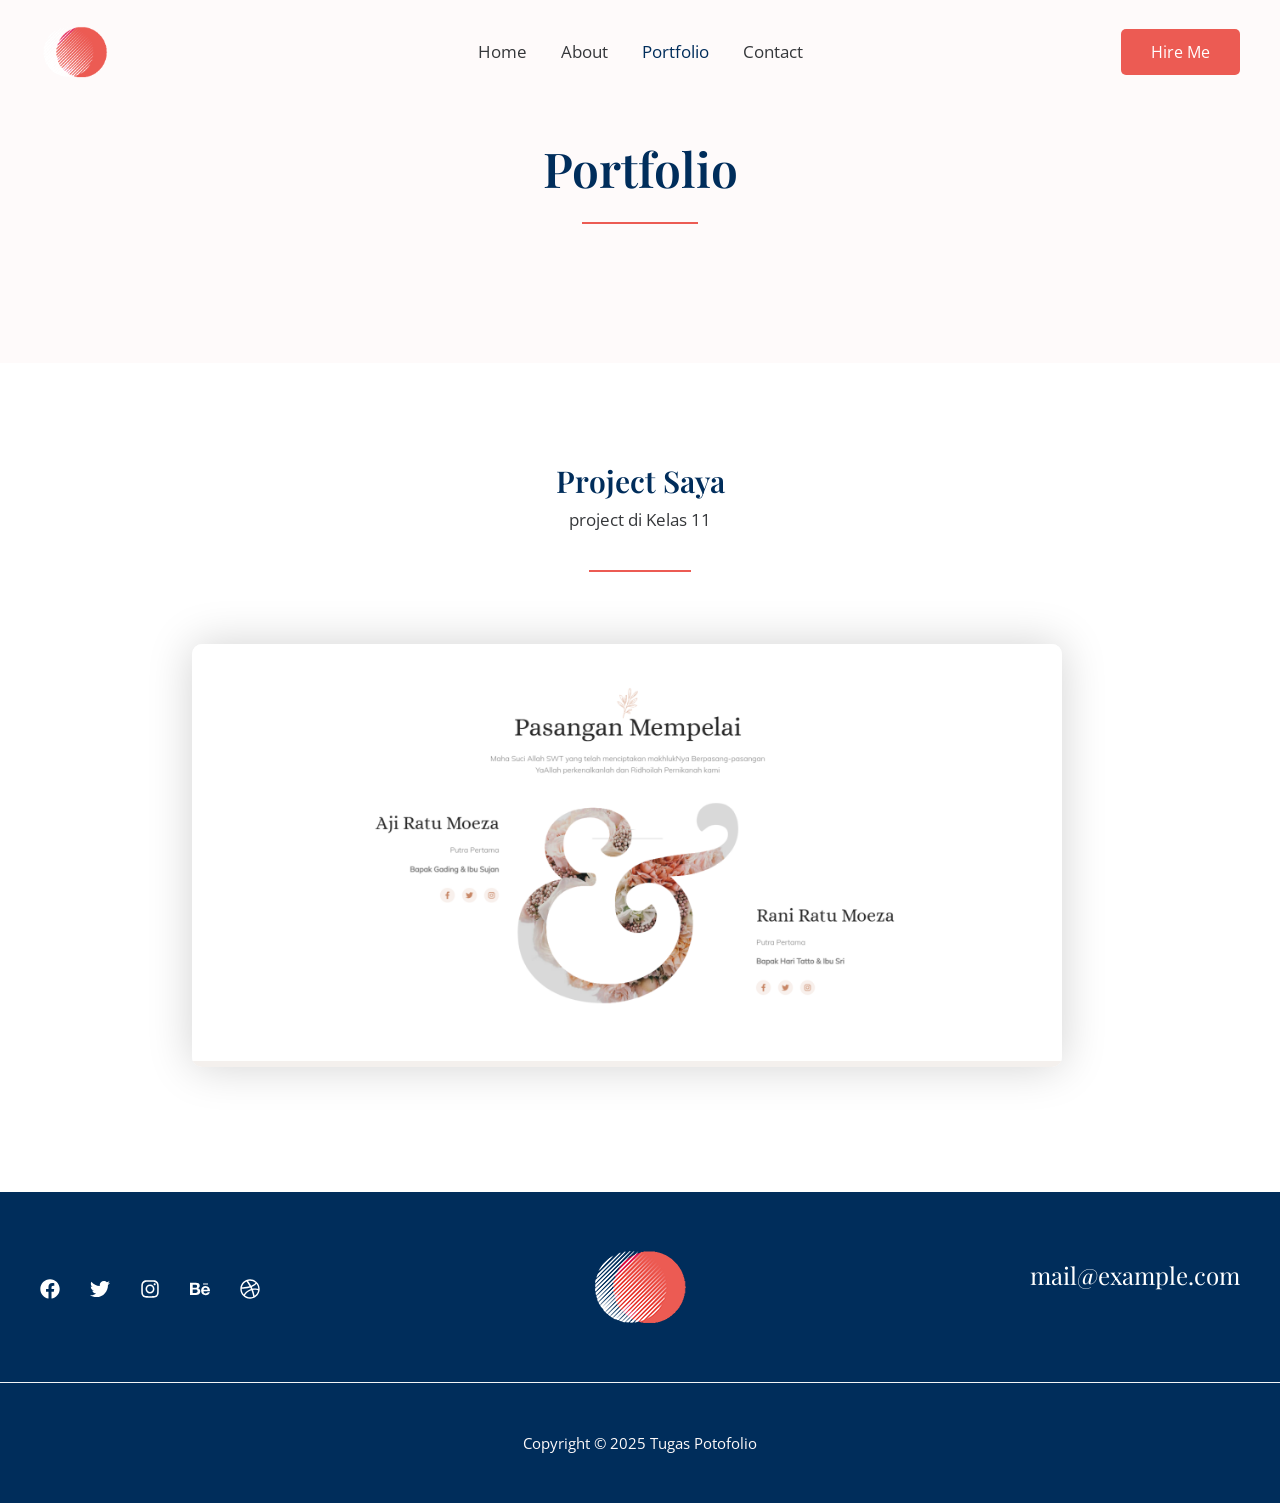
<file: portfolio/index.html>
<!DOCTYPE html>
<html lang="en-US">
<head>
<meta charset="UTF-8">
<meta name="viewport" content="width=device-width, initial-scale=1">
	<link rel="profile" href="https://gmpg.org/xfn/11"> 
	<title>Portfolio &#8211; Tugas Potofolio</title>
<meta name="robots" content="max-image-preview:large">
	<style>img:is([sizes="auto" i], [sizes^="auto," i]) { contain-intrinsic-size: 3000px 1500px }</style>
	<link rel="dns-prefetch" href="//fonts.googleapis.com">
<link rel="alternate" type="application/rss+xml" title="Tugas Potofolio &raquo; Feed" href="https://novii15.github.io/portofolio.github.io/feed/">
<link rel="alternate" type="application/rss+xml" title="Tugas Potofolio &raquo; Comments Feed" href="https://novii15.github.io/portofolio.github.io/comments/feed/">
<script>
window._wpemojiSettings = {"baseUrl":"https:\/\/s.w.org\/images\/core\/emoji\/15.0.3\/72x72\/","ext":".png","svgUrl":"https:\/\/s.w.org\/images\/core\/emoji\/15.0.3\/svg\/","svgExt":".svg","source":{"concatemoji":"https:\/\/novii15.github.io\/portofolio.github.io\/wp-includes\/js\/wp-emoji-release.min.js?ver=6.7.2"}};
/*! This file is auto-generated */
!function(i,n){var o,s,e;function c(e){try{var t={supportTests:e,timestamp:(new Date).valueOf()};sessionStorage.setItem(o,JSON.stringify(t))}catch(e){}}function p(e,t,n){e.clearRect(0,0,e.canvas.width,e.canvas.height),e.fillText(t,0,0);var t=new Uint32Array(e.getImageData(0,0,e.canvas.width,e.canvas.height).data),r=(e.clearRect(0,0,e.canvas.width,e.canvas.height),e.fillText(n,0,0),new Uint32Array(e.getImageData(0,0,e.canvas.width,e.canvas.height).data));return t.every(function(e,t){return e===r[t]})}function u(e,t,n){switch(t){case"flag":return n(e,"🏳️‍⚧️","🏳️​⚧️")?!1:!n(e,"🇺🇳","🇺​🇳")&&!n(e,"🏴󠁧󠁢󠁥󠁮󠁧󠁿","🏴​󠁧​󠁢​󠁥​󠁮​󠁧​󠁿");case"emoji":return!n(e,"🐦‍⬛","🐦​⬛")}return!1}function f(e,t,n){var r="undefined"!=typeof WorkerGlobalScope&&self instanceof WorkerGlobalScope?new OffscreenCanvas(300,150):i.createElement("canvas"),a=r.getContext("2d",{willReadFrequently:!0}),o=(a.textBaseline="top",a.font="600 32px Arial",{});return e.forEach(function(e){o[e]=t(a,e,n)}),o}function t(e){var t=i.createElement("script");t.src=e,t.defer=!0,i.head.appendChild(t)}"undefined"!=typeof Promise&&(o="wpEmojiSettingsSupports",s=["flag","emoji"],n.supports={everything:!0,everythingExceptFlag:!0},e=new Promise(function(e){i.addEventListener("DOMContentLoaded",e,{once:!0})}),new Promise(function(t){var n=function(){try{var e=JSON.parse(sessionStorage.getItem(o));if("object"==typeof e&&"number"==typeof e.timestamp&&(new Date).valueOf()<e.timestamp+604800&&"object"==typeof e.supportTests)return e.supportTests}catch(e){}return null}();if(!n){if("undefined"!=typeof Worker&&"undefined"!=typeof OffscreenCanvas&&"undefined"!=typeof URL&&URL.createObjectURL&&"undefined"!=typeof Blob)try{var e="postMessage("+f.toString()+"("+[JSON.stringify(s),u.toString(),p.toString()].join(",")+"));",r=new Blob([e],{type:"text/javascript"}),a=new Worker(URL.createObjectURL(r),{name:"wpTestEmojiSupports"});return void(a.onmessage=function(e){c(n=e.data),a.terminate(),t(n)})}catch(e){}c(n=f(s,u,p))}t(n)}).then(function(e){for(var t in e)n.supports[t]=e[t],n.supports.everything=n.supports.everything&&n.supports[t],"flag"!==t&&(n.supports.everythingExceptFlag=n.supports.everythingExceptFlag&&n.supports[t]);n.supports.everythingExceptFlag=n.supports.everythingExceptFlag&&!n.supports.flag,n.DOMReady=!1,n.readyCallback=function(){n.DOMReady=!0}}).then(function(){return e}).then(function(){var e;n.supports.everything||(n.readyCallback(),(e=n.source||{}).concatemoji?t(e.concatemoji):e.wpemoji&&e.twemoji&&(t(e.twemoji),t(e.wpemoji)))}))}((window,document),window._wpemojiSettings);
</script>
<link rel="stylesheet" id="astra-theme-css-css" href="https://novii15.github.io/portofolio.github.io/wp-content/themes/astra/assets/css/minified/main.min.css?ver=4.8.12" media="all">
<style id="astra-theme-css-inline-css">:root{--ast-post-nav-space:0;--ast-container-default-xlg-padding:6.67em;--ast-container-default-lg-padding:5.67em;--ast-container-default-slg-padding:4.34em;--ast-container-default-md-padding:3.34em;--ast-container-default-sm-padding:6.67em;--ast-container-default-xs-padding:2.4em;--ast-container-default-xxs-padding:1.4em;--ast-code-block-background:#EEEEEE;--ast-comment-inputs-background:#FAFAFA;--ast-normal-container-width:1200px;--ast-narrow-container-width:750px;--ast-blog-title-font-weight:normal;--ast-blog-meta-weight:inherit;--ast-global-color-primary:var(--ast-global-color-5);--ast-global-color-secondary:var(--ast-global-color-4);--ast-global-color-alternate-background:var(--ast-global-color-7);--ast-global-color-subtle-background:var(--ast-global-color-6);}html{font-size:106.25%;}a,.page-title{color:var(--ast-global-color-2);}a:hover,a:focus{color:var(--ast-global-color-1);}body,button,input,select,textarea,.ast-button,.ast-custom-button{font-family:'Open Sans',sans-serif;font-weight:400;font-size:17px;font-size:1rem;line-height:var(--ast-body-line-height,1.65em);}blockquote{color:var(--ast-global-color-3);}h1,.entry-content h1,h2,.entry-content h2,h3,.entry-content h3,h4,.entry-content h4,h5,.entry-content h5,h6,.entry-content h6,.site-title,.site-title a{font-family:'Playfair Display',serif;font-weight:600;}.site-title{font-size:35px;font-size:2.0588235294118rem;display:none;}header .custom-logo-link img{max-width:70px;width:70px;}.astra-logo-svg{width:70px;}.site-header .site-description{font-size:15px;font-size:0.88235294117647rem;display:none;}.entry-title{font-size:26px;font-size:1.5294117647059rem;}.archive .ast-article-post .ast-article-inner,.blog .ast-article-post .ast-article-inner,.archive .ast-article-post .ast-article-inner:hover,.blog .ast-article-post .ast-article-inner:hover{overflow:hidden;}h1,.entry-content h1{font-size:65px;font-size:3.8235294117647rem;font-weight:600;font-family:'Playfair Display',serif;line-height:1.4em;}h2,.entry-content h2{font-size:48px;font-size:2.8235294117647rem;font-weight:600;font-family:'Playfair Display',serif;line-height:1.3em;}h3,.entry-content h3{font-size:38px;font-size:2.2352941176471rem;font-weight:600;font-family:'Playfair Display',serif;line-height:1.3em;}h4,.entry-content h4{font-size:35px;font-size:2.0588235294118rem;line-height:1.2em;font-family:'Playfair Display',serif;}h5,.entry-content h5{font-size:30px;font-size:1.7647058823529rem;line-height:1.2em;font-family:'Playfair Display',serif;}h6,.entry-content h6{font-size:22px;font-size:1.2941176470588rem;line-height:1.25em;font-family:'Playfair Display',serif;}::selection{background-color:var(--ast-global-color-0);color:#000000;}body,h1,.entry-title a,.entry-content h1,h2,.entry-content h2,h3,.entry-content h3,h4,.entry-content h4,h5,.entry-content h5,h6,.entry-content h6{color:var(--ast-global-color-3);}.tagcloud a:hover,.tagcloud a:focus,.tagcloud a.current-item{color:#ffffff;border-color:var(--ast-global-color-2);background-color:var(--ast-global-color-2);}input:focus,input[type="text"]:focus,input[type="email"]:focus,input[type="url"]:focus,input[type="password"]:focus,input[type="reset"]:focus,input[type="search"]:focus,textarea:focus{border-color:var(--ast-global-color-2);}input[type="radio"]:checked,input[type=reset],input[type="checkbox"]:checked,input[type="checkbox"]:hover:checked,input[type="checkbox"]:focus:checked,input[type=range]::-webkit-slider-thumb{border-color:var(--ast-global-color-2);background-color:var(--ast-global-color-2);box-shadow:none;}.site-footer a:hover + .post-count,.site-footer a:focus + .post-count{background:var(--ast-global-color-2);border-color:var(--ast-global-color-2);}.single .nav-links .nav-previous,.single .nav-links .nav-next{color:var(--ast-global-color-2);}.entry-meta,.entry-meta *{line-height:1.45;color:var(--ast-global-color-2);}.entry-meta a:not(.ast-button):hover,.entry-meta a:not(.ast-button):hover *,.entry-meta a:not(.ast-button):focus,.entry-meta a:not(.ast-button):focus *,.page-links > .page-link,.page-links .page-link:hover,.post-navigation a:hover{color:var(--ast-global-color-1);}#cat option,.secondary .calendar_wrap thead a,.secondary .calendar_wrap thead a:visited{color:var(--ast-global-color-2);}.secondary .calendar_wrap #today,.ast-progress-val span{background:var(--ast-global-color-2);}.secondary a:hover + .post-count,.secondary a:focus + .post-count{background:var(--ast-global-color-2);border-color:var(--ast-global-color-2);}.calendar_wrap #today > a{color:#ffffff;}.page-links .page-link,.single .post-navigation a{color:var(--ast-global-color-2);}.ast-search-menu-icon .search-form button.search-submit{padding:0 4px;}.ast-search-menu-icon form.search-form{padding-right:0;}.ast-search-menu-icon.slide-search input.search-field{width:0;}.ast-header-search .ast-search-menu-icon.ast-dropdown-active .search-form,.ast-header-search .ast-search-menu-icon.ast-dropdown-active .search-field:focus{transition:all 0.2s;}.search-form input.search-field:focus{outline:none;}.wp-block-latest-posts > li > a{color:var(--ast-global-color-2);}.widget-title,.widget .wp-block-heading{font-size:24px;font-size:1.4117647058824rem;color:var(--ast-global-color-3);}.ast-search-menu-icon.slide-search a:focus-visible:focus-visible,.astra-search-icon:focus-visible,#close:focus-visible,a:focus-visible,.ast-menu-toggle:focus-visible,.site .skip-link:focus-visible,.wp-block-loginout input:focus-visible,.wp-block-search.wp-block-search__button-inside .wp-block-search__inside-wrapper,.ast-header-navigation-arrow:focus-visible,.woocommerce .wc-proceed-to-checkout > .checkout-button:focus-visible,.woocommerce .woocommerce-MyAccount-navigation ul li a:focus-visible,.ast-orders-table__row .ast-orders-table__cell:focus-visible,.woocommerce .woocommerce-order-details .order-again > .button:focus-visible,.woocommerce .woocommerce-message a.button.wc-forward:focus-visible,.woocommerce #minus_qty:focus-visible,.woocommerce #plus_qty:focus-visible,a#ast-apply-coupon:focus-visible,.woocommerce .woocommerce-info a:focus-visible,.woocommerce .astra-shop-summary-wrap a:focus-visible,.woocommerce a.wc-forward:focus-visible,#ast-apply-coupon:focus-visible,.woocommerce-js .woocommerce-mini-cart-item a.remove:focus-visible,#close:focus-visible,.button.search-submit:focus-visible,#search_submit:focus,.normal-search:focus-visible,.ast-header-account-wrap:focus-visible,.woocommerce .ast-on-card-button.ast-quick-view-trigger:focus{outline-style:dotted;outline-color:inherit;outline-width:thin;}input:focus,input[type="text"]:focus,input[type="email"]:focus,input[type="url"]:focus,input[type="password"]:focus,input[type="reset"]:focus,input[type="search"]:focus,input[type="number"]:focus,textarea:focus,.wp-block-search__input:focus,[data-section="section-header-mobile-trigger"] .ast-button-wrap .ast-mobile-menu-trigger-minimal:focus,.ast-mobile-popup-drawer.active .menu-toggle-close:focus,.woocommerce-ordering select.orderby:focus,#ast-scroll-top:focus,#coupon_code:focus,.woocommerce-page #comment:focus,.woocommerce #reviews #respond input#submit:focus,.woocommerce a.add_to_cart_button:focus,.woocommerce .button.single_add_to_cart_button:focus,.woocommerce .woocommerce-cart-form button:focus,.woocommerce .woocommerce-cart-form__cart-item .quantity .qty:focus,.woocommerce .woocommerce-billing-fields .woocommerce-billing-fields__field-wrapper .woocommerce-input-wrapper > .input-text:focus,.woocommerce #order_comments:focus,.woocommerce #place_order:focus,.woocommerce .woocommerce-address-fields .woocommerce-address-fields__field-wrapper .woocommerce-input-wrapper > .input-text:focus,.woocommerce .woocommerce-MyAccount-content form button:focus,.woocommerce .woocommerce-MyAccount-content .woocommerce-EditAccountForm .woocommerce-form-row .woocommerce-Input.input-text:focus,.woocommerce .ast-woocommerce-container .woocommerce-pagination ul.page-numbers li a:focus,body #content .woocommerce form .form-row .select2-container--default .select2-selection--single:focus,#ast-coupon-code:focus,.woocommerce.woocommerce-js .quantity input[type=number]:focus,.woocommerce-js .woocommerce-mini-cart-item .quantity input[type=number]:focus,.woocommerce p#ast-coupon-trigger:focus{border-style:dotted;border-color:inherit;border-width:thin;}input{outline:none;}.ast-logo-title-inline .site-logo-img{padding-right:1em;}.site-logo-img img{ transition:all 0.2s linear;}body .ast-oembed-container *{position:absolute;top:0;width:100%;height:100%;left:0;}body .wp-block-embed-pocket-casts .ast-oembed-container *{position:unset;}.ast-single-post-featured-section + article {margin-top: 2em;}.site-content .ast-single-post-featured-section img {width: 100%;overflow: hidden;object-fit: cover;}.site > .ast-single-related-posts-container {margin-top: 0;}@media (min-width: 922px) {.ast-desktop .ast-container--narrow {max-width: var(--ast-narrow-container-width);margin: 0 auto;}}.ast-page-builder-template .hentry {margin: 0;}.ast-page-builder-template .site-content > .ast-container {max-width: 100%;padding: 0;}.ast-page-builder-template .site .site-content #primary {padding: 0;margin: 0;}.ast-page-builder-template .no-results {text-align: center;margin: 4em auto;}.ast-page-builder-template .ast-pagination {padding: 2em;}.ast-page-builder-template .entry-header.ast-no-title.ast-no-thumbnail {margin-top: 0;}.ast-page-builder-template .entry-header.ast-header-without-markup {margin-top: 0;margin-bottom: 0;}.ast-page-builder-template .entry-header.ast-no-title.ast-no-meta {margin-bottom: 0;}.ast-page-builder-template.single .post-navigation {padding-bottom: 2em;}.ast-page-builder-template.single-post .site-content > .ast-container {max-width: 100%;}.ast-page-builder-template .entry-header {margin-top: 4em;margin-left: auto;margin-right: auto;padding-left: 20px;padding-right: 20px;}.single.ast-page-builder-template .entry-header {padding-left: 20px;padding-right: 20px;}.ast-page-builder-template .ast-archive-description {margin: 4em auto 0;padding-left: 20px;padding-right: 20px;}.ast-page-builder-template.ast-no-sidebar .entry-content .alignwide {margin-left: 0;margin-right: 0;}@media (max-width:921.9px){#ast-desktop-header{display:none;}}@media (min-width:922px){#ast-mobile-header{display:none;}}.wp-block-buttons.aligncenter{justify-content:center;}@media (max-width:921px){.ast-theme-transparent-header #primary,.ast-theme-transparent-header #secondary{padding:0;}}@media (max-width:921px){.ast-plain-container.ast-no-sidebar #primary{padding:0;}}.ast-plain-container.ast-no-sidebar #primary{margin-top:0;margin-bottom:0;}.wp-block-buttons .wp-block-button.is-style-outline .wp-block-button__link.wp-element-button,.ast-outline-button,.wp-block-uagb-buttons-child .uagb-buttons-repeater.ast-outline-button{border-color:var(--ast-global-color-0);border-top-width:2px;border-right-width:2px;border-bottom-width:2px;border-left-width:2px;font-family:inherit;font-weight:inherit;font-size:16px;font-size:0.94117647058824rem;line-height:1em;border-top-left-radius:5px;border-top-right-radius:5px;border-bottom-right-radius:5px;border-bottom-left-radius:5px;}.wp-block-button.is-style-outline .wp-block-button__link:hover,.wp-block-buttons .wp-block-button.is-style-outline .wp-block-button__link:focus,.wp-block-buttons .wp-block-button.is-style-outline > .wp-block-button__link:not(.has-text-color):hover,.wp-block-buttons .wp-block-button.wp-block-button__link.is-style-outline:not(.has-text-color):hover,.ast-outline-button:hover,.ast-outline-button:focus,.wp-block-uagb-buttons-child .uagb-buttons-repeater.ast-outline-button:hover,.wp-block-uagb-buttons-child .uagb-buttons-repeater.ast-outline-button:focus{background-color:var(--ast-global-color-1);}.wp-block-button .wp-block-button__link.wp-element-button.is-style-outline:not(.has-background),.wp-block-button.is-style-outline>.wp-block-button__link.wp-element-button:not(.has-background),.ast-outline-button{background-color:var(--ast-global-color-0);}.entry-content[data-ast-blocks-layout] > figure{margin-bottom:1em;}@media (max-width:921px){.ast-separate-container #primary,.ast-separate-container #secondary{padding:1.5em 0;}#primary,#secondary{padding:1.5em 0;margin:0;}.ast-left-sidebar #content > .ast-container{display:flex;flex-direction:column-reverse;width:100%;}.ast-separate-container .ast-article-post,.ast-separate-container .ast-article-single{padding:1.5em 2.14em;}.ast-author-box img.avatar{margin:20px 0 0 0;}}@media (min-width:922px){.ast-separate-container.ast-right-sidebar #primary,.ast-separate-container.ast-left-sidebar #primary{border:0;}.search-no-results.ast-separate-container #primary{margin-bottom:4em;}}.elementor-button-wrapper .elementor-button{border-style:solid;text-decoration:none;border-top-width:0px;border-right-width:0px;border-left-width:0px;border-bottom-width:0px;}body .elementor-button.elementor-size-sm,body .elementor-button.elementor-size-xs,body .elementor-button.elementor-size-md,body .elementor-button.elementor-size-lg,body .elementor-button.elementor-size-xl,body .elementor-button{border-top-left-radius:5px;border-top-right-radius:5px;border-bottom-right-radius:5px;border-bottom-left-radius:5px;padding-top:15px;padding-right:30px;padding-bottom:15px;padding-left:30px;}.elementor-button-wrapper .elementor-button{border-color:var(--ast-global-color-0);background-color:var(--ast-global-color-0);}.elementor-button-wrapper .elementor-button:hover,.elementor-button-wrapper .elementor-button:focus{color:var(--ast-global-color-5);background-color:var(--ast-global-color-1);border-color:var(--ast-global-color-1);}.wp-block-button .wp-block-button__link ,.elementor-button-wrapper .elementor-button,.elementor-button-wrapper .elementor-button:visited{color:var(--ast-global-color-5);}.elementor-button-wrapper .elementor-button{font-size:16px;font-size:0.94117647058824rem;line-height:1em;}body .elementor-button.elementor-size-sm,body .elementor-button.elementor-size-xs,body .elementor-button.elementor-size-md,body .elementor-button.elementor-size-lg,body .elementor-button.elementor-size-xl,body .elementor-button{font-size:16px;font-size:0.94117647058824rem;}.wp-block-button .wp-block-button__link:hover,.wp-block-button .wp-block-button__link:focus{color:var(--ast-global-color-5);background-color:var(--ast-global-color-1);border-color:var(--ast-global-color-1);}.elementor-widget-heading h1.elementor-heading-title{line-height:1.4em;}.elementor-widget-heading h2.elementor-heading-title{line-height:1.3em;}.elementor-widget-heading h3.elementor-heading-title{line-height:1.3em;}.elementor-widget-heading h4.elementor-heading-title{line-height:1.2em;}.elementor-widget-heading h5.elementor-heading-title{line-height:1.2em;}.elementor-widget-heading h6.elementor-heading-title{line-height:1.25em;}.wp-block-button .wp-block-button__link,.wp-block-search .wp-block-search__button,body .wp-block-file .wp-block-file__button{border-style:solid;border-top-width:0px;border-right-width:0px;border-left-width:0px;border-bottom-width:0px;border-color:var(--ast-global-color-0);background-color:var(--ast-global-color-0);color:var(--ast-global-color-5);font-family:inherit;font-weight:inherit;line-height:1em;font-size:16px;font-size:0.94117647058824rem;border-top-left-radius:5px;border-top-right-radius:5px;border-bottom-right-radius:5px;border-bottom-left-radius:5px;padding-top:15px;padding-right:30px;padding-bottom:15px;padding-left:30px;}.menu-toggle,button,.ast-button,.ast-custom-button,.button,input#submit,input[type="button"],input[type="submit"],input[type="reset"],form[CLASS*="wp-block-search__"].wp-block-search .wp-block-search__inside-wrapper .wp-block-search__button,body .wp-block-file .wp-block-file__button,.woocommerce-js a.button,.woocommerce button.button,.woocommerce .woocommerce-message a.button,.woocommerce #respond input#submit.alt,.woocommerce input.button.alt,.woocommerce input.button,.woocommerce input.button:disabled,.woocommerce input.button:disabled[disabled],.woocommerce input.button:disabled:hover,.woocommerce input.button:disabled[disabled]:hover,.woocommerce #respond input#submit,.woocommerce button.button.alt.disabled,.wc-block-grid__products .wc-block-grid__product .wp-block-button__link,.wc-block-grid__product-onsale,[CLASS*="wc-block"] button,.woocommerce-js .astra-cart-drawer .astra-cart-drawer-content .woocommerce-mini-cart__buttons .button:not(.checkout):not(.ast-continue-shopping),.woocommerce-js .astra-cart-drawer .astra-cart-drawer-content .woocommerce-mini-cart__buttons a.checkout,.woocommerce button.button.alt.disabled.wc-variation-selection-needed,[CLASS*="wc-block"] .wc-block-components-button{border-style:solid;border-top-width:0px;border-right-width:0px;border-left-width:0px;border-bottom-width:0px;color:var(--ast-global-color-5);border-color:var(--ast-global-color-0);background-color:var(--ast-global-color-0);padding-top:15px;padding-right:30px;padding-bottom:15px;padding-left:30px;font-family:inherit;font-weight:inherit;font-size:16px;font-size:0.94117647058824rem;line-height:1em;border-top-left-radius:5px;border-top-right-radius:5px;border-bottom-right-radius:5px;border-bottom-left-radius:5px;}button:focus,.menu-toggle:hover,button:hover,.ast-button:hover,.ast-custom-button:hover .button:hover,.ast-custom-button:hover ,input[type=reset]:hover,input[type=reset]:focus,input#submit:hover,input#submit:focus,input[type="button"]:hover,input[type="button"]:focus,input[type="submit"]:hover,input[type="submit"]:focus,form[CLASS*="wp-block-search__"].wp-block-search .wp-block-search__inside-wrapper .wp-block-search__button:hover,form[CLASS*="wp-block-search__"].wp-block-search .wp-block-search__inside-wrapper .wp-block-search__button:focus,body .wp-block-file .wp-block-file__button:hover,body .wp-block-file .wp-block-file__button:focus,.woocommerce-js a.button:hover,.woocommerce button.button:hover,.woocommerce .woocommerce-message a.button:hover,.woocommerce #respond input#submit:hover,.woocommerce #respond input#submit.alt:hover,.woocommerce input.button.alt:hover,.woocommerce input.button:hover,.woocommerce button.button.alt.disabled:hover,.wc-block-grid__products .wc-block-grid__product .wp-block-button__link:hover,[CLASS*="wc-block"] button:hover,.woocommerce-js .astra-cart-drawer .astra-cart-drawer-content .woocommerce-mini-cart__buttons .button:not(.checkout):not(.ast-continue-shopping):hover,.woocommerce-js .astra-cart-drawer .astra-cart-drawer-content .woocommerce-mini-cart__buttons a.checkout:hover,.woocommerce button.button.alt.disabled.wc-variation-selection-needed:hover,[CLASS*="wc-block"] .wc-block-components-button:hover,[CLASS*="wc-block"] .wc-block-components-button:focus{color:var(--ast-global-color-5);background-color:var(--ast-global-color-1);border-color:var(--ast-global-color-1);}@media (max-width:921px){.ast-mobile-header-stack .main-header-bar .ast-search-menu-icon{display:inline-block;}.ast-header-break-point.ast-header-custom-item-outside .ast-mobile-header-stack .main-header-bar .ast-search-icon{margin:0;}.ast-comment-avatar-wrap img{max-width:2.5em;}.ast-comment-meta{padding:0 1.8888em 1.3333em;}.ast-separate-container .ast-comment-list li.depth-1{padding:1.5em 2.14em;}.ast-separate-container .comment-respond{padding:2em 2.14em;}}@media (min-width:544px){.ast-container{max-width:100%;}}@media (max-width:544px){.ast-separate-container .ast-article-post,.ast-separate-container .ast-article-single,.ast-separate-container .comments-title,.ast-separate-container .ast-archive-description{padding:1.5em 1em;}.ast-separate-container #content .ast-container{padding-left:0.54em;padding-right:0.54em;}.ast-separate-container .ast-comment-list .bypostauthor{padding:.5em;}.ast-search-menu-icon.ast-dropdown-active .search-field{width:170px;}} #ast-mobile-header .ast-site-header-cart-li a{pointer-events:none;}body,.ast-separate-container{background-color:var(--ast-global-color-4);background-image:none;}@media (max-width:921px){.site-title{display:none;}.site-header .site-description{display:none;}h1,.entry-content h1{font-size:30px;}h2,.entry-content h2{font-size:25px;}h3,.entry-content h3{font-size:20px;}.astra-logo-svg{width:120px;}header .custom-logo-link img,.ast-header-break-point .site-logo-img .custom-mobile-logo-link img{max-width:120px;width:120px;}}@media (max-width:544px){.site-title{display:none;}.site-header .site-description{display:none;}h1,.entry-content h1{font-size:30px;}h2,.entry-content h2{font-size:25px;}h3,.entry-content h3{font-size:20px;}header .custom-logo-link img,.ast-header-break-point .site-branding img,.ast-header-break-point .custom-logo-link img{max-width:100px;width:100px;}.astra-logo-svg{width:100px;}.ast-header-break-point .site-logo-img .custom-mobile-logo-link img{max-width:100px;}}@media (max-width:921px){html{font-size:96.9%;}}@media (max-width:544px){html{font-size:96.9%;}}@media (min-width:922px){.ast-container{max-width:1240px;}}@media (min-width:922px){.site-content .ast-container{display:flex;}}@media (max-width:921px){.site-content .ast-container{flex-direction:column;}}@media (min-width:922px){.main-header-menu .sub-menu .menu-item.ast-left-align-sub-menu:hover > .sub-menu,.main-header-menu .sub-menu .menu-item.ast-left-align-sub-menu.focus > .sub-menu{margin-left:-0px;}}.ast-theme-transparent-header [data-section="section-header-mobile-trigger"] .ast-button-wrap .ast-mobile-menu-trigger-minimal{background:transparent;}.site .comments-area{padding-bottom:3em;}.wp-block-file {display: flex;align-items: center;flex-wrap: wrap;justify-content: space-between;}.wp-block-pullquote {border: none;}.wp-block-pullquote blockquote::before {content: "\201D";font-family: "Helvetica",sans-serif;display: flex;transform: rotate( 180deg );font-size: 6rem;font-style: normal;line-height: 1;font-weight: bold;align-items: center;justify-content: center;}.has-text-align-right > blockquote::before {justify-content: flex-start;}.has-text-align-left > blockquote::before {justify-content: flex-end;}figure.wp-block-pullquote.is-style-solid-color blockquote {max-width: 100%;text-align: inherit;}:root {--wp--custom--ast-default-block-top-padding: 3em;--wp--custom--ast-default-block-right-padding: 3em;--wp--custom--ast-default-block-bottom-padding: 3em;--wp--custom--ast-default-block-left-padding: 3em;--wp--custom--ast-container-width: 1200px;--wp--custom--ast-content-width-size: 1200px;--wp--custom--ast-wide-width-size: calc(1200px + var(--wp--custom--ast-default-block-left-padding) + var(--wp--custom--ast-default-block-right-padding));}.ast-narrow-container {--wp--custom--ast-content-width-size: 750px;--wp--custom--ast-wide-width-size: 750px;}@media(max-width: 921px) {:root {--wp--custom--ast-default-block-top-padding: 3em;--wp--custom--ast-default-block-right-padding: 2em;--wp--custom--ast-default-block-bottom-padding: 3em;--wp--custom--ast-default-block-left-padding: 2em;}}@media(max-width: 544px) {:root {--wp--custom--ast-default-block-top-padding: 3em;--wp--custom--ast-default-block-right-padding: 1.5em;--wp--custom--ast-default-block-bottom-padding: 3em;--wp--custom--ast-default-block-left-padding: 1.5em;}}.entry-content > .wp-block-group,.entry-content > .wp-block-cover,.entry-content > .wp-block-columns {padding-top: var(--wp--custom--ast-default-block-top-padding);padding-right: var(--wp--custom--ast-default-block-right-padding);padding-bottom: var(--wp--custom--ast-default-block-bottom-padding);padding-left: var(--wp--custom--ast-default-block-left-padding);}.ast-plain-container.ast-no-sidebar .entry-content > .alignfull,.ast-page-builder-template .ast-no-sidebar .entry-content > .alignfull {margin-left: calc( -50vw + 50%);margin-right: calc( -50vw + 50%);max-width: 100vw;width: 100vw;}.ast-plain-container.ast-no-sidebar .entry-content .alignfull .alignfull,.ast-page-builder-template.ast-no-sidebar .entry-content .alignfull .alignfull,.ast-plain-container.ast-no-sidebar .entry-content .alignfull .alignwide,.ast-page-builder-template.ast-no-sidebar .entry-content .alignfull .alignwide,.ast-plain-container.ast-no-sidebar .entry-content .alignwide .alignfull,.ast-page-builder-template.ast-no-sidebar .entry-content .alignwide .alignfull,.ast-plain-container.ast-no-sidebar .entry-content .alignwide .alignwide,.ast-page-builder-template.ast-no-sidebar .entry-content .alignwide .alignwide,.ast-plain-container.ast-no-sidebar .entry-content .wp-block-column .alignfull,.ast-page-builder-template.ast-no-sidebar .entry-content .wp-block-column .alignfull,.ast-plain-container.ast-no-sidebar .entry-content .wp-block-column .alignwide,.ast-page-builder-template.ast-no-sidebar .entry-content .wp-block-column .alignwide {margin-left: auto;margin-right: auto;width: 100%;}[data-ast-blocks-layout] .wp-block-separator:not(.is-style-dots) {height: 0;}[data-ast-blocks-layout] .wp-block-separator {margin: 20px auto;}[data-ast-blocks-layout] .wp-block-separator:not(.is-style-wide):not(.is-style-dots) {max-width: 100px;}[data-ast-blocks-layout] .wp-block-separator.has-background {padding: 0;}.entry-content[data-ast-blocks-layout] > * {max-width: var(--wp--custom--ast-content-width-size);margin-left: auto;margin-right: auto;}.entry-content[data-ast-blocks-layout] > .alignwide {max-width: var(--wp--custom--ast-wide-width-size);}.entry-content[data-ast-blocks-layout] .alignfull {max-width: none;}.entry-content .wp-block-columns {margin-bottom: 0;}blockquote {margin: 1.5em;border-color: rgba(0,0,0,0.05);}.wp-block-quote:not(.has-text-align-right):not(.has-text-align-center) {border-left: 5px solid rgba(0,0,0,0.05);}.has-text-align-right > blockquote,blockquote.has-text-align-right {border-right: 5px solid rgba(0,0,0,0.05);}.has-text-align-left > blockquote,blockquote.has-text-align-left {border-left: 5px solid rgba(0,0,0,0.05);}.wp-block-site-tagline,.wp-block-latest-posts .read-more {margin-top: 15px;}.wp-block-loginout p label {display: block;}.wp-block-loginout p:not(.login-remember):not(.login-submit) input {width: 100%;}.wp-block-loginout input:focus {border-color: transparent;}.wp-block-loginout input:focus {outline: thin dotted;}.entry-content .wp-block-media-text .wp-block-media-text__content {padding: 0 0 0 8%;}.entry-content .wp-block-media-text.has-media-on-the-right .wp-block-media-text__content {padding: 0 8% 0 0;}.entry-content .wp-block-media-text.has-background .wp-block-media-text__content {padding: 8%;}.entry-content .wp-block-cover:not([class*="background-color"]):not(.has-text-color.has-link-color) .wp-block-cover__inner-container,.entry-content .wp-block-cover:not([class*="background-color"]) .wp-block-cover-image-text,.entry-content .wp-block-cover:not([class*="background-color"]) .wp-block-cover-text,.entry-content .wp-block-cover-image:not([class*="background-color"]) .wp-block-cover__inner-container,.entry-content .wp-block-cover-image:not([class*="background-color"]) .wp-block-cover-image-text,.entry-content .wp-block-cover-image:not([class*="background-color"]) .wp-block-cover-text {color: var(--ast-global-color-primary,var(--ast-global-color-5));}.wp-block-loginout .login-remember input {width: 1.1rem;height: 1.1rem;margin: 0 5px 4px 0;vertical-align: middle;}.wp-block-latest-posts > li > *:first-child,.wp-block-latest-posts:not(.is-grid) > li:first-child {margin-top: 0;}.entry-content > .wp-block-buttons,.entry-content > .wp-block-uagb-buttons {margin-bottom: 1.5em;}.wp-block-search__inside-wrapper .wp-block-search__input {padding: 0 10px;color: var(--ast-global-color-3);background: var(--ast-global-color-primary,var(--ast-global-color-5));border-color: var(--ast-border-color);}.wp-block-latest-posts .read-more {margin-bottom: 1.5em;}.wp-block-search__no-button .wp-block-search__inside-wrapper .wp-block-search__input {padding-top: 5px;padding-bottom: 5px;}.wp-block-latest-posts .wp-block-latest-posts__post-date,.wp-block-latest-posts .wp-block-latest-posts__post-author {font-size: 1rem;}.wp-block-latest-posts > li > *,.wp-block-latest-posts:not(.is-grid) > li {margin-top: 12px;margin-bottom: 12px;}.ast-page-builder-template .entry-content[data-ast-blocks-layout] > *,.ast-page-builder-template .entry-content[data-ast-blocks-layout] > .alignfull:not(.wp-block-group):not(.uagb-is-root-container) > * {max-width: none;}.ast-page-builder-template .entry-content[data-ast-blocks-layout] > .alignwide:not(.uagb-is-root-container) > * {max-width: var(--wp--custom--ast-wide-width-size);}.ast-page-builder-template .entry-content[data-ast-blocks-layout] > .inherit-container-width > *,.ast-page-builder-template .entry-content[data-ast-blocks-layout] > *:not(.wp-block-group):not(.uagb-is-root-container) > *,.entry-content[data-ast-blocks-layout] > .wp-block-cover .wp-block-cover__inner-container {max-width: var(--wp--custom--ast-content-width-size) ;margin-left: auto;margin-right: auto;}.entry-content[data-ast-blocks-layout] .wp-block-cover:not(.alignleft):not(.alignright) {width: auto;}@media(max-width: 1200px) {.ast-separate-container .entry-content > .alignfull,.ast-separate-container .entry-content[data-ast-blocks-layout] > .alignwide,.ast-plain-container .entry-content[data-ast-blocks-layout] > .alignwide,.ast-plain-container .entry-content .alignfull {margin-left: calc(-1 * min(var(--ast-container-default-xlg-padding),20px)) ;margin-right: calc(-1 * min(var(--ast-container-default-xlg-padding),20px));}}@media(min-width: 1201px) {.ast-separate-container .entry-content > .alignfull {margin-left: calc(-1 * var(--ast-container-default-xlg-padding) );margin-right: calc(-1 * var(--ast-container-default-xlg-padding) );}.ast-separate-container .entry-content[data-ast-blocks-layout] > .alignwide,.ast-plain-container .entry-content[data-ast-blocks-layout] > .alignwide {margin-left: calc(-1 * var(--wp--custom--ast-default-block-left-padding) );margin-right: calc(-1 * var(--wp--custom--ast-default-block-right-padding) );}}@media(min-width: 921px) {.ast-separate-container .entry-content .wp-block-group.alignwide:not(.inherit-container-width) > :where(:not(.alignleft):not(.alignright)),.ast-plain-container .entry-content .wp-block-group.alignwide:not(.inherit-container-width) > :where(:not(.alignleft):not(.alignright)) {max-width: calc( var(--wp--custom--ast-content-width-size) + 80px );}.ast-plain-container.ast-right-sidebar .entry-content[data-ast-blocks-layout] .alignfull,.ast-plain-container.ast-left-sidebar .entry-content[data-ast-blocks-layout] .alignfull {margin-left: -60px;margin-right: -60px;}}@media(min-width: 544px) {.entry-content > .alignleft {margin-right: 20px;}.entry-content > .alignright {margin-left: 20px;}}@media (max-width:544px){.wp-block-columns .wp-block-column:not(:last-child){margin-bottom:20px;}.wp-block-latest-posts{margin:0;}}@media( max-width: 600px ) {.entry-content .wp-block-media-text .wp-block-media-text__content,.entry-content .wp-block-media-text.has-media-on-the-right .wp-block-media-text__content {padding: 8% 0 0;}.entry-content .wp-block-media-text.has-background .wp-block-media-text__content {padding: 8%;}}.ast-page-builder-template .entry-header {padding-left: 0;}.ast-narrow-container .site-content .wp-block-uagb-image--align-full .wp-block-uagb-image__figure {max-width: 100%;margin-left: auto;margin-right: auto;}:root .has-ast-global-color-0-color{color:var(--ast-global-color-0);}:root .has-ast-global-color-0-background-color{background-color:var(--ast-global-color-0);}:root .wp-block-button .has-ast-global-color-0-color{color:var(--ast-global-color-0);}:root .wp-block-button .has-ast-global-color-0-background-color{background-color:var(--ast-global-color-0);}:root .has-ast-global-color-1-color{color:var(--ast-global-color-1);}:root .has-ast-global-color-1-background-color{background-color:var(--ast-global-color-1);}:root .wp-block-button .has-ast-global-color-1-color{color:var(--ast-global-color-1);}:root .wp-block-button .has-ast-global-color-1-background-color{background-color:var(--ast-global-color-1);}:root .has-ast-global-color-2-color{color:var(--ast-global-color-2);}:root .has-ast-global-color-2-background-color{background-color:var(--ast-global-color-2);}:root .wp-block-button .has-ast-global-color-2-color{color:var(--ast-global-color-2);}:root .wp-block-button .has-ast-global-color-2-background-color{background-color:var(--ast-global-color-2);}:root .has-ast-global-color-3-color{color:var(--ast-global-color-3);}:root .has-ast-global-color-3-background-color{background-color:var(--ast-global-color-3);}:root .wp-block-button .has-ast-global-color-3-color{color:var(--ast-global-color-3);}:root .wp-block-button .has-ast-global-color-3-background-color{background-color:var(--ast-global-color-3);}:root .has-ast-global-color-4-color{color:var(--ast-global-color-4);}:root .has-ast-global-color-4-background-color{background-color:var(--ast-global-color-4);}:root .wp-block-button .has-ast-global-color-4-color{color:var(--ast-global-color-4);}:root .wp-block-button .has-ast-global-color-4-background-color{background-color:var(--ast-global-color-4);}:root .has-ast-global-color-5-color{color:var(--ast-global-color-5);}:root .has-ast-global-color-5-background-color{background-color:var(--ast-global-color-5);}:root .wp-block-button .has-ast-global-color-5-color{color:var(--ast-global-color-5);}:root .wp-block-button .has-ast-global-color-5-background-color{background-color:var(--ast-global-color-5);}:root .has-ast-global-color-6-color{color:var(--ast-global-color-6);}:root .has-ast-global-color-6-background-color{background-color:var(--ast-global-color-6);}:root .wp-block-button .has-ast-global-color-6-color{color:var(--ast-global-color-6);}:root .wp-block-button .has-ast-global-color-6-background-color{background-color:var(--ast-global-color-6);}:root .has-ast-global-color-7-color{color:var(--ast-global-color-7);}:root .has-ast-global-color-7-background-color{background-color:var(--ast-global-color-7);}:root .wp-block-button .has-ast-global-color-7-color{color:var(--ast-global-color-7);}:root .wp-block-button .has-ast-global-color-7-background-color{background-color:var(--ast-global-color-7);}:root .has-ast-global-color-8-color{color:var(--ast-global-color-8);}:root .has-ast-global-color-8-background-color{background-color:var(--ast-global-color-8);}:root .wp-block-button .has-ast-global-color-8-color{color:var(--ast-global-color-8);}:root .wp-block-button .has-ast-global-color-8-background-color{background-color:var(--ast-global-color-8);}:root{--ast-global-color-0:#ec5b53;--ast-global-color-1:#cf332b;--ast-global-color-2:#002d5b;--ast-global-color-3:#35373a;--ast-global-color-4:#fefafa;--ast-global-color-5:#ffffff;--ast-global-color-6:#F2F5F7;--ast-global-color-7:#35373a;--ast-global-color-8:#000000;}:root {--ast-border-color : #dddddd;}.ast-single-entry-banner {-js-display: flex;display: flex;flex-direction: column;justify-content: center;text-align: center;position: relative;background: #eeeeee;}.ast-single-entry-banner[data-banner-layout="layout-1"] {max-width: 1200px;background: inherit;padding: 20px 0;}.ast-single-entry-banner[data-banner-width-type="custom"] {margin: 0 auto;width: 100%;}.ast-single-entry-banner + .site-content .entry-header {margin-bottom: 0;}.site .ast-author-avatar {--ast-author-avatar-size: ;}a.ast-underline-text {text-decoration: underline;}.ast-container > .ast-terms-link {position: relative;display: block;}a.ast-button.ast-badge-tax {padding: 4px 8px;border-radius: 3px;font-size: inherit;}header.entry-header > *:not(:last-child){margin-bottom:10px;}.ast-archive-entry-banner {-js-display: flex;display: flex;flex-direction: column;justify-content: center;text-align: center;position: relative;background: #eeeeee;}.ast-archive-entry-banner[data-banner-width-type="custom"] {margin: 0 auto;width: 100%;}.ast-archive-entry-banner[data-banner-layout="layout-1"] {background: inherit;padding: 20px 0;text-align: left;}body.archive .ast-archive-description{max-width:1200px;width:100%;text-align:left;padding-top:3em;padding-right:3em;padding-bottom:3em;padding-left:3em;}body.archive .ast-archive-description .ast-archive-title,body.archive .ast-archive-description .ast-archive-title *{font-size:40px;font-size:2.3529411764706rem;}body.archive .ast-archive-description > *:not(:last-child){margin-bottom:10px;}@media (max-width:921px){body.archive .ast-archive-description{text-align:left;}}@media (max-width:544px){body.archive .ast-archive-description{text-align:left;}}.ast-theme-transparent-header #masthead .site-logo-img .transparent-custom-logo .astra-logo-svg{width:70px;}.ast-theme-transparent-header #masthead .site-logo-img .transparent-custom-logo img{ max-width:70px; width:70px;}@media (max-width:921px){.ast-theme-transparent-header #masthead .site-logo-img .transparent-custom-logo .astra-logo-svg{width:70px;}.ast-theme-transparent-header #masthead .site-logo-img .transparent-custom-logo img{ max-width:70px; width:70px;}}@media (max-width:543px){.ast-theme-transparent-header #masthead .site-logo-img .transparent-custom-logo .astra-logo-svg{width:60px;}.ast-theme-transparent-header #masthead .site-logo-img .transparent-custom-logo img{ max-width:60px; width:60px;}}@media (min-width:921px){.ast-theme-transparent-header #masthead{position:absolute;left:0;right:0;}.ast-theme-transparent-header .main-header-bar,.ast-theme-transparent-header.ast-header-break-point .main-header-bar{background:none;}body.elementor-editor-active.ast-theme-transparent-header #masthead,.fl-builder-edit .ast-theme-transparent-header #masthead,body.vc_editor.ast-theme-transparent-header #masthead,body.brz-ed.ast-theme-transparent-header #masthead{z-index:0;}.ast-header-break-point.ast-replace-site-logo-transparent.ast-theme-transparent-header .custom-mobile-logo-link{display:none;}.ast-header-break-point.ast-replace-site-logo-transparent.ast-theme-transparent-header .transparent-custom-logo{display:inline-block;}.ast-theme-transparent-header .ast-above-header,.ast-theme-transparent-header .ast-above-header.ast-above-header-bar{background-image:none;background-color:transparent;}.ast-theme-transparent-header .ast-below-header,.ast-theme-transparent-header .ast-below-header.ast-below-header-bar{background-image:none;background-color:transparent;}}.ast-theme-transparent-header .ast-builder-menu .main-header-menu,.ast-theme-transparent-header .ast-builder-menu .main-header-menu .menu-link,.ast-theme-transparent-header [CLASS*="ast-builder-menu-"] .main-header-menu .menu-item > .menu-link,.ast-theme-transparent-header .ast-masthead-custom-menu-items,.ast-theme-transparent-header .ast-masthead-custom-menu-items a,.ast-theme-transparent-header .ast-builder-menu .main-header-menu .menu-item > .ast-menu-toggle,.ast-theme-transparent-header .ast-builder-menu .main-header-menu .menu-item > .ast-menu-toggle,.ast-theme-transparent-header .ast-above-header-navigation a,.ast-header-break-point.ast-theme-transparent-header .ast-above-header-navigation a,.ast-header-break-point.ast-theme-transparent-header .ast-above-header-navigation > ul.ast-above-header-menu > .menu-item-has-children:not(.current-menu-item) > .ast-menu-toggle,.ast-theme-transparent-header .ast-below-header-menu,.ast-theme-transparent-header .ast-below-header-menu a,.ast-header-break-point.ast-theme-transparent-header .ast-below-header-menu a,.ast-header-break-point.ast-theme-transparent-header .ast-below-header-menu,.ast-theme-transparent-header .main-header-menu .menu-link{color:var(--ast-global-color-3);}.ast-theme-transparent-header .ast-builder-menu .main-header-menu .menu-item:hover > .menu-link,.ast-theme-transparent-header .ast-builder-menu .main-header-menu .menu-item:hover > .ast-menu-toggle,.ast-theme-transparent-header .ast-builder-menu .main-header-menu .ast-masthead-custom-menu-items a:hover,.ast-theme-transparent-header .ast-builder-menu .main-header-menu .focus > .menu-link,.ast-theme-transparent-header .ast-builder-menu .main-header-menu .focus > .ast-menu-toggle,.ast-theme-transparent-header .ast-builder-menu .main-header-menu .current-menu-item > .menu-link,.ast-theme-transparent-header .ast-builder-menu .main-header-menu .current-menu-ancestor > .menu-link,.ast-theme-transparent-header .ast-builder-menu .main-header-menu .current-menu-item > .ast-menu-toggle,.ast-theme-transparent-header .ast-builder-menu .main-header-menu .current-menu-ancestor > .ast-menu-toggle,.ast-theme-transparent-header [CLASS*="ast-builder-menu-"] .main-header-menu .current-menu-item > .menu-link,.ast-theme-transparent-header [CLASS*="ast-builder-menu-"] .main-header-menu .current-menu-ancestor > .menu-link,.ast-theme-transparent-header [CLASS*="ast-builder-menu-"] .main-header-menu .current-menu-item > .ast-menu-toggle,.ast-theme-transparent-header [CLASS*="ast-builder-menu-"] .main-header-menu .current-menu-ancestor > .ast-menu-toggle,.ast-theme-transparent-header .main-header-menu .menu-item:hover > .menu-link,.ast-theme-transparent-header .main-header-menu .current-menu-item > .menu-link,.ast-theme-transparent-header .main-header-menu .current-menu-ancestor > .menu-link{color:var(--ast-global-color-2);}.ast-theme-transparent-header .ast-builder-menu .main-header-menu .menu-item .sub-menu .menu-link,.ast-theme-transparent-header .main-header-menu .menu-item .sub-menu .menu-link{background-color:transparent;}@media (max-width:921px){.ast-theme-transparent-header #masthead{position:absolute;left:0;right:0;}.ast-theme-transparent-header .main-header-bar,.ast-theme-transparent-header.ast-header-break-point .main-header-bar{background:none;}body.elementor-editor-active.ast-theme-transparent-header #masthead,.fl-builder-edit .ast-theme-transparent-header #masthead,body.vc_editor.ast-theme-transparent-header #masthead,body.brz-ed.ast-theme-transparent-header #masthead{z-index:0;}.ast-header-break-point.ast-replace-site-logo-transparent.ast-theme-transparent-header .custom-mobile-logo-link{display:none;}.ast-header-break-point.ast-replace-site-logo-transparent.ast-theme-transparent-header .transparent-custom-logo{display:inline-block;}.ast-theme-transparent-header .ast-above-header,.ast-theme-transparent-header .ast-above-header.ast-above-header-bar{background-image:none;background-color:transparent;}.ast-theme-transparent-header .ast-below-header,.ast-theme-transparent-header .ast-below-header.ast-below-header-bar{background-image:none;background-color:transparent;}}@media (max-width:921px){.ast-theme-transparent-header.ast-header-break-point .ast-builder-menu .main-header-menu,.ast-theme-transparent-header.ast-header-break-point .ast-builder-menu.main-header-menu .sub-menu,.ast-theme-transparent-header.ast-header-break-point .ast-builder-menu.main-header-menu,.ast-theme-transparent-header.ast-header-break-point .ast-builder-menu .main-header-bar-wrap .main-header-menu,.ast-flyout-menu-enable.ast-header-break-point.ast-theme-transparent-header .main-header-bar-navigation .site-navigation,.ast-fullscreen-menu-enable.ast-header-break-point.ast-theme-transparent-header .main-header-bar-navigation .site-navigation,.ast-flyout-above-menu-enable.ast-header-break-point.ast-theme-transparent-header .ast-above-header-navigation-wrap .ast-above-header-navigation,.ast-flyout-below-menu-enable.ast-header-break-point.ast-theme-transparent-header .ast-below-header-navigation-wrap .ast-below-header-actual-nav,.ast-fullscreen-above-menu-enable.ast-header-break-point.ast-theme-transparent-header .ast-above-header-navigation-wrap,.ast-fullscreen-below-menu-enable.ast-header-break-point.ast-theme-transparent-header .ast-below-header-navigation-wrap,.ast-theme-transparent-header .main-header-menu .menu-link{background-color:var(--ast-global-color-5);}.ast-theme-transparent-header .ast-builder-menu .main-header-menu,.ast-theme-transparent-header .ast-builder-menu .main-header-menu .menu-link,.ast-theme-transparent-header [CLASS*="ast-builder-menu-"] .main-header-menu .menu-item > .menu-link,.ast-theme-transparent-header .ast-masthead-custom-menu-items,.ast-theme-transparent-header .ast-masthead-custom-menu-items a,.ast-theme-transparent-header .ast-builder-menu .main-header-menu .menu-item > .ast-menu-toggle,.ast-theme-transparent-header .ast-builder-menu .main-header-menu .menu-item > .ast-menu-toggle,.ast-theme-transparent-header .main-header-menu .menu-link{color:var(--ast-global-color-3);}.ast-theme-transparent-header .ast-builder-menu .main-header-menu .menu-item:hover > .menu-link,.ast-theme-transparent-header .ast-builder-menu .main-header-menu .menu-item:hover > .ast-menu-toggle,.ast-theme-transparent-header .ast-builder-menu .main-header-menu .ast-masthead-custom-menu-items a:hover,.ast-theme-transparent-header .ast-builder-menu .main-header-menu .focus > .menu-link,.ast-theme-transparent-header .ast-builder-menu .main-header-menu .focus > .ast-menu-toggle,.ast-theme-transparent-header .ast-builder-menu .main-header-menu .current-menu-item > .menu-link,.ast-theme-transparent-header .ast-builder-menu .main-header-menu .current-menu-ancestor > .menu-link,.ast-theme-transparent-header .ast-builder-menu .main-header-menu .current-menu-item > .ast-menu-toggle,.ast-theme-transparent-header .ast-builder-menu .main-header-menu .current-menu-ancestor > .ast-menu-toggle,.ast-theme-transparent-header [CLASS*="ast-builder-menu-"] .main-header-menu .current-menu-item > .menu-link,.ast-theme-transparent-header [CLASS*="ast-builder-menu-"] .main-header-menu .current-menu-ancestor > .menu-link,.ast-theme-transparent-header [CLASS*="ast-builder-menu-"] .main-header-menu .current-menu-item > .ast-menu-toggle,.ast-theme-transparent-header [CLASS*="ast-builder-menu-"] .main-header-menu .current-menu-ancestor > .ast-menu-toggle,.ast-theme-transparent-header .main-header-menu .menu-item:hover > .menu-link,.ast-theme-transparent-header .main-header-menu .current-menu-item > .menu-link,.ast-theme-transparent-header .main-header-menu .current-menu-ancestor > .menu-link{color:var(--ast-global-color-0);}}.ast-theme-transparent-header #ast-desktop-header > .ast-main-header-wrap > .main-header-bar,.ast-theme-transparent-header.ast-header-break-point #ast-mobile-header > .ast-main-header-wrap > .main-header-bar{border-bottom-style:none;}.ast-breadcrumbs .trail-browse,.ast-breadcrumbs .trail-items,.ast-breadcrumbs .trail-items li{display:inline-block;margin:0;padding:0;border:none;background:inherit;text-indent:0;text-decoration:none;}.ast-breadcrumbs .trail-browse{font-size:inherit;font-style:inherit;font-weight:inherit;color:inherit;}.ast-breadcrumbs .trail-items{list-style:none;}.trail-items li::after{padding:0 0.3em;content:"\00bb";}.trail-items li:last-of-type::after{display:none;}h1,.entry-content h1,h2,.entry-content h2,h3,.entry-content h3,h4,.entry-content h4,h5,.entry-content h5,h6,.entry-content h6{color:var(--ast-global-color-2);}@media (max-width:921px){.ast-builder-grid-row-container.ast-builder-grid-row-tablet-3-firstrow .ast-builder-grid-row > *:first-child,.ast-builder-grid-row-container.ast-builder-grid-row-tablet-3-lastrow .ast-builder-grid-row > *:last-child{grid-column:1 / -1;}}@media (max-width:544px){.ast-builder-grid-row-container.ast-builder-grid-row-mobile-3-firstrow .ast-builder-grid-row > *:first-child,.ast-builder-grid-row-container.ast-builder-grid-row-mobile-3-lastrow .ast-builder-grid-row > *:last-child{grid-column:1 / -1;}}.ast-builder-layout-element[data-section="title_tagline"]{display:flex;}@media (max-width:921px){.ast-header-break-point .ast-builder-layout-element[data-section="title_tagline"]{display:flex;}}@media (max-width:544px){.ast-header-break-point .ast-builder-layout-element[data-section="title_tagline"]{display:flex;}}[data-section*="section-hb-button-"] .menu-link{display:none;}.ast-header-button-1[data-section="section-hb-button-1"]{display:flex;}@media (max-width:921px){.ast-header-break-point .ast-header-button-1[data-section="section-hb-button-1"]{display:flex;}}@media (max-width:544px){.ast-header-break-point .ast-header-button-1[data-section="section-hb-button-1"]{display:flex;}}.ast-builder-menu-1{font-family:inherit;font-weight:inherit;}.ast-builder-menu-1 .sub-menu,.ast-builder-menu-1 .inline-on-mobile .sub-menu{border-top-width:2px;border-bottom-width:0px;border-right-width:0px;border-left-width:0px;border-color:var(--ast-global-color-0);border-style:solid;}.ast-builder-menu-1 .sub-menu .sub-menu{top:-2px;}.ast-builder-menu-1 .main-header-menu > .menu-item > .sub-menu,.ast-builder-menu-1 .main-header-menu > .menu-item > .astra-full-megamenu-wrapper{margin-top:0px;}.ast-desktop .ast-builder-menu-1 .main-header-menu > .menu-item > .sub-menu:before,.ast-desktop .ast-builder-menu-1 .main-header-menu > .menu-item > .astra-full-megamenu-wrapper:before{height:calc( 0px + 2px + 5px );}.ast-desktop .ast-builder-menu-1 .menu-item .sub-menu .menu-link{border-style:none;}@media (max-width:921px){.ast-header-break-point .ast-builder-menu-1 .menu-item.menu-item-has-children > .ast-menu-toggle{top:0;}.ast-builder-menu-1 .inline-on-mobile .menu-item.menu-item-has-children > .ast-menu-toggle{right:-15px;}.ast-builder-menu-1 .menu-item-has-children > .menu-link:after{content:unset;}.ast-builder-menu-1 .main-header-menu > .menu-item > .sub-menu,.ast-builder-menu-1 .main-header-menu > .menu-item > .astra-full-megamenu-wrapper{margin-top:0;}}@media (max-width:544px){.ast-header-break-point .ast-builder-menu-1 .menu-item.menu-item-has-children > .ast-menu-toggle{top:0;}.ast-builder-menu-1 .main-header-menu > .menu-item > .sub-menu,.ast-builder-menu-1 .main-header-menu > .menu-item > .astra-full-megamenu-wrapper{margin-top:0;}}.ast-builder-menu-1{display:flex;}@media (max-width:921px){.ast-header-break-point .ast-builder-menu-1{display:flex;}}@media (max-width:544px){.ast-header-break-point .ast-builder-menu-1{display:flex;}}.site-below-footer-wrap{padding-top:20px;padding-bottom:20px;}.site-below-footer-wrap[data-section="section-below-footer-builder"]{background-color:var(--ast-global-color-2);background-image:none;min-height:80px;border-style:solid;border-width:0px;border-top-width:1px;border-top-color:var(--ast-global-color-6);}.site-below-footer-wrap[data-section="section-below-footer-builder"] .ast-builder-grid-row{max-width:1200px;min-height:80px;margin-left:auto;margin-right:auto;}.site-below-footer-wrap[data-section="section-below-footer-builder"] .ast-builder-grid-row,.site-below-footer-wrap[data-section="section-below-footer-builder"] .site-footer-section{align-items:center;}.site-below-footer-wrap[data-section="section-below-footer-builder"].ast-footer-row-inline .site-footer-section{display:flex;margin-bottom:0;}.ast-builder-grid-row-full .ast-builder-grid-row{grid-template-columns:1fr;}@media (max-width:921px){.site-below-footer-wrap[data-section="section-below-footer-builder"].ast-footer-row-tablet-inline .site-footer-section{display:flex;margin-bottom:0;}.site-below-footer-wrap[data-section="section-below-footer-builder"].ast-footer-row-tablet-stack .site-footer-section{display:block;margin-bottom:10px;}.ast-builder-grid-row-container.ast-builder-grid-row-tablet-full .ast-builder-grid-row{grid-template-columns:1fr;}}@media (max-width:544px){.site-below-footer-wrap[data-section="section-below-footer-builder"].ast-footer-row-mobile-inline .site-footer-section{display:flex;margin-bottom:0;}.site-below-footer-wrap[data-section="section-below-footer-builder"].ast-footer-row-mobile-stack .site-footer-section{display:block;margin-bottom:10px;}.ast-builder-grid-row-container.ast-builder-grid-row-mobile-full .ast-builder-grid-row{grid-template-columns:1fr;}}.site-below-footer-wrap[data-section="section-below-footer-builder"]{display:grid;}@media (max-width:921px){.ast-header-break-point .site-below-footer-wrap[data-section="section-below-footer-builder"]{display:grid;}}@media (max-width:544px){.ast-header-break-point .site-below-footer-wrap[data-section="section-below-footer-builder"]{display:grid;}}.ast-footer-copyright{text-align:center;}.ast-footer-copyright {color:var(--ast-global-color-4);}@media (max-width:921px){.ast-footer-copyright{text-align:center;}}@media (max-width:544px){.ast-footer-copyright{text-align:center;}}.ast-footer-copyright {font-size:15px;font-size:0.88235294117647rem;}.ast-footer-copyright.ast-builder-layout-element{display:flex;}@media (max-width:921px){.ast-header-break-point .ast-footer-copyright.ast-builder-layout-element{display:flex;}}@media (max-width:544px){.ast-header-break-point .ast-footer-copyright.ast-builder-layout-element{display:flex;}}.ast-social-stack-desktop .ast-builder-social-element,.ast-social-stack-tablet .ast-builder-social-element,.ast-social-stack-mobile .ast-builder-social-element {margin-top: 6px;margin-bottom: 6px;}.social-show-label-true .ast-builder-social-element {width: auto;padding: 0 0.4em;}[data-section^="section-fb-social-icons-"] .footer-social-inner-wrap {text-align: center;}.ast-footer-social-wrap {width: 100%;}.ast-footer-social-wrap .ast-builder-social-element:first-child {margin-left: 0;}.ast-footer-social-wrap .ast-builder-social-element:last-child {margin-right: 0;}.ast-header-social-wrap .ast-builder-social-element:first-child {margin-left: 0;}.ast-header-social-wrap .ast-builder-social-element:last-child {margin-right: 0;}.ast-builder-social-element {line-height: 1;color: #3a3a3a;background: transparent;vertical-align: middle;transition: all 0.01s;margin-left: 6px;margin-right: 6px;justify-content: center;align-items: center;}.ast-builder-social-element {line-height: 1;color: #3a3a3a;background: transparent;vertical-align: middle;transition: all 0.01s;margin-left: 6px;margin-right: 6px;justify-content: center;align-items: center;}.ast-builder-social-element .social-item-label {padding-left: 6px;}.ast-footer-social-1-wrap .ast-builder-social-element,.ast-footer-social-1-wrap .social-show-label-true .ast-builder-social-element{margin-left:15px;margin-right:15px;}.ast-footer-social-1-wrap .ast-builder-social-element svg{width:20px;height:20px;}.ast-footer-social-1-wrap .ast-social-color-type-custom svg{fill:var(--ast-global-color-5);}.ast-footer-social-1-wrap .ast-social-color-type-custom .ast-builder-social-element:hover{color:var(--ast-global-color-0);}.ast-footer-social-1-wrap .ast-social-color-type-custom .ast-builder-social-element:hover svg{fill:var(--ast-global-color-0);}.ast-footer-social-1-wrap .ast-social-color-type-custom .social-item-label{color:var(--ast-global-color-5);}.ast-footer-social-1-wrap .ast-builder-social-element:hover .social-item-label{color:var(--ast-global-color-0);}[data-section="section-fb-social-icons-1"] .footer-social-inner-wrap{text-align:left;}@media (max-width:921px){.ast-footer-social-1-wrap .ast-builder-social-element svg{width:18px;height:18px;}.ast-footer-social-1-wrap .ast-builder-social-element{margin-left:9px;margin-right:9px;}[data-section="section-fb-social-icons-1"] .footer-social-inner-wrap{text-align:center;}}@media (max-width:544px){[data-section="section-fb-social-icons-1"] .footer-social-inner-wrap{text-align:center;}}.ast-builder-layout-element[data-section="section-fb-social-icons-1"]{display:flex;}@media (max-width:921px){.ast-header-break-point .ast-builder-layout-element[data-section="section-fb-social-icons-1"]{display:flex;}}@media (max-width:544px){.ast-header-break-point .ast-builder-layout-element[data-section="section-fb-social-icons-1"]{display:flex;}}.site-primary-footer-wrap{padding-top:45px;padding-bottom:45px;}.site-primary-footer-wrap[data-section="section-primary-footer-builder"]{background-color:var(--ast-global-color-2);background-image:none;}.site-primary-footer-wrap[data-section="section-primary-footer-builder"] .ast-builder-grid-row{max-width:1200px;margin-left:auto;margin-right:auto;}.site-primary-footer-wrap[data-section="section-primary-footer-builder"] .ast-builder-grid-row,.site-primary-footer-wrap[data-section="section-primary-footer-builder"] .site-footer-section{align-items:center;}.site-primary-footer-wrap[data-section="section-primary-footer-builder"].ast-footer-row-inline .site-footer-section{display:flex;margin-bottom:0;}.ast-builder-grid-row-3-equal .ast-builder-grid-row{grid-template-columns:repeat( 3,1fr );}@media (max-width:921px){.site-primary-footer-wrap[data-section="section-primary-footer-builder"].ast-footer-row-tablet-inline .site-footer-section{display:flex;margin-bottom:0;}.site-primary-footer-wrap[data-section="section-primary-footer-builder"].ast-footer-row-tablet-stack .site-footer-section{display:block;margin-bottom:10px;}.ast-builder-grid-row-container.ast-builder-grid-row-tablet-full .ast-builder-grid-row{grid-template-columns:1fr;}}@media (max-width:544px){.site-primary-footer-wrap[data-section="section-primary-footer-builder"].ast-footer-row-mobile-inline .site-footer-section{display:flex;margin-bottom:0;}.site-primary-footer-wrap[data-section="section-primary-footer-builder"].ast-footer-row-mobile-stack .site-footer-section{display:block;margin-bottom:10px;}.ast-builder-grid-row-container.ast-builder-grid-row-mobile-full .ast-builder-grid-row{grid-template-columns:1fr;}}@media (max-width:921px){.site-primary-footer-wrap[data-section="section-primary-footer-builder"]{padding-top:20px;padding-bottom:20px;padding-left:20px;padding-right:20px;}}.site-primary-footer-wrap[data-section="section-primary-footer-builder"]{display:grid;}@media (max-width:921px){.ast-header-break-point .site-primary-footer-wrap[data-section="section-primary-footer-builder"]{display:grid;}}@media (max-width:544px){.ast-header-break-point .site-primary-footer-wrap[data-section="section-primary-footer-builder"]{display:grid;}}.footer-widget-area[data-section="sidebar-widgets-footer-widget-1"].footer-widget-area-inner{text-align:center;}@media (max-width:921px){.footer-widget-area[data-section="sidebar-widgets-footer-widget-1"].footer-widget-area-inner{text-align:center;}}@media (max-width:544px){.footer-widget-area[data-section="sidebar-widgets-footer-widget-1"].footer-widget-area-inner{text-align:center;}}.footer-widget-area[data-section="sidebar-widgets-footer-widget-2"].footer-widget-area-inner{text-align:right;}@media (max-width:921px){.footer-widget-area[data-section="sidebar-widgets-footer-widget-2"].footer-widget-area-inner{text-align:center;}}@media (max-width:544px){.footer-widget-area[data-section="sidebar-widgets-footer-widget-2"].footer-widget-area-inner{text-align:center;}}.footer-widget-area[data-section="sidebar-widgets-footer-widget-1"]{display:block;}@media (max-width:921px){.ast-header-break-point .footer-widget-area[data-section="sidebar-widgets-footer-widget-1"]{display:block;}}@media (max-width:544px){.ast-header-break-point .footer-widget-area[data-section="sidebar-widgets-footer-widget-1"]{display:block;}}.footer-widget-area[data-section="sidebar-widgets-footer-widget-2"] .widget-title,.footer-widget-area[data-section="sidebar-widgets-footer-widget-2"] h1,.footer-widget-area[data-section="sidebar-widgets-footer-widget-2"] .widget-area h1,.footer-widget-area[data-section="sidebar-widgets-footer-widget-2"] h2,.footer-widget-area[data-section="sidebar-widgets-footer-widget-2"] .widget-area h2,.footer-widget-area[data-section="sidebar-widgets-footer-widget-2"] h3,.footer-widget-area[data-section="sidebar-widgets-footer-widget-2"] .widget-area h3,.footer-widget-area[data-section="sidebar-widgets-footer-widget-2"] h4,.footer-widget-area[data-section="sidebar-widgets-footer-widget-2"] .widget-area h4,.footer-widget-area[data-section="sidebar-widgets-footer-widget-2"] h5,.footer-widget-area[data-section="sidebar-widgets-footer-widget-2"] .widget-area h5,.footer-widget-area[data-section="sidebar-widgets-footer-widget-2"] h6,.footer-widget-area[data-section="sidebar-widgets-footer-widget-2"] .widget-area h6{color:var(--ast-global-color-5);}.footer-widget-area[data-section="sidebar-widgets-footer-widget-2"]{display:block;}@media (max-width:921px){.ast-header-break-point .footer-widget-area[data-section="sidebar-widgets-footer-widget-2"]{display:block;}}@media (max-width:544px){.ast-header-break-point .footer-widget-area[data-section="sidebar-widgets-footer-widget-2"]{display:block;}}.elementor-widget-heading .elementor-heading-title{margin:0;}.elementor-page .ast-menu-toggle{color:unset !important;background:unset !important;}.elementor-post.elementor-grid-item.hentry{margin-bottom:0;}.woocommerce div.product .elementor-element.elementor-products-grid .related.products ul.products li.product,.elementor-element .elementor-wc-products .woocommerce[class*='columns-'] ul.products li.product{width:auto;margin:0;float:none;}body .elementor hr{background-color:#ccc;margin:0;}.ast-left-sidebar .elementor-section.elementor-section-stretched,.ast-right-sidebar .elementor-section.elementor-section-stretched{max-width:100%;left:0 !important;}.elementor-posts-container [CLASS*="ast-width-"]{width:100%;}.elementor-template-full-width .ast-container{display:block;}.elementor-screen-only,.screen-reader-text,.screen-reader-text span,.ui-helper-hidden-accessible{top:0 !important;}@media (max-width:544px){.elementor-element .elementor-wc-products .woocommerce[class*="columns-"] ul.products li.product{width:auto;margin:0;}.elementor-element .woocommerce .woocommerce-result-count{float:none;}}.ast-header-break-point .main-header-bar{border-bottom-width:1px;}@media (min-width:922px){.main-header-bar{border-bottom-width:1px;}}.main-header-menu .menu-item, #astra-footer-menu .menu-item, .main-header-bar .ast-masthead-custom-menu-items{-js-display:flex;display:flex;-webkit-box-pack:center;-webkit-justify-content:center;-moz-box-pack:center;-ms-flex-pack:center;justify-content:center;-webkit-box-orient:vertical;-webkit-box-direction:normal;-webkit-flex-direction:column;-moz-box-orient:vertical;-moz-box-direction:normal;-ms-flex-direction:column;flex-direction:column;}.main-header-menu > .menu-item > .menu-link, #astra-footer-menu > .menu-item > .menu-link{height:100%;-webkit-box-align:center;-webkit-align-items:center;-moz-box-align:center;-ms-flex-align:center;align-items:center;-js-display:flex;display:flex;}.ast-header-break-point .main-navigation ul .menu-item .menu-link .icon-arrow:first-of-type svg{top:.2em;margin-top:0px;margin-left:0px;width:.65em;transform:translate(0, -2px) rotateZ(270deg);}.ast-mobile-popup-content .ast-submenu-expanded > .ast-menu-toggle{transform:rotateX(180deg);overflow-y:auto;}@media (min-width:922px){.ast-builder-menu .main-navigation > ul > li:last-child a{margin-right:0;}}.ast-separate-container .ast-article-inner{background-color:transparent;background-image:none;}.ast-separate-container .ast-article-post{background-color:var(--ast-global-color-5);background-image:none;}@media (max-width:921px){.ast-separate-container .ast-article-post{background-color:var(--ast-global-color-5);background-image:none;}}@media (max-width:544px){.ast-separate-container .ast-article-post{background-color:var(--ast-global-color-5);background-image:none;}}.ast-separate-container .ast-article-single:not(.ast-related-post), .woocommerce.ast-separate-container .ast-woocommerce-container, .ast-separate-container .error-404, .ast-separate-container .no-results, .single.ast-separate-container  .ast-author-meta, .ast-separate-container .related-posts-title-wrapper,.ast-separate-container .comments-count-wrapper, .ast-box-layout.ast-plain-container .site-content,.ast-padded-layout.ast-plain-container .site-content, .ast-separate-container .ast-archive-description, .ast-separate-container .comments-area .comment-respond, .ast-separate-container .comments-area .ast-comment-list li, .ast-separate-container .comments-area .comments-title{background-color:var(--ast-global-color-5);background-image:none;}@media (max-width:921px){.ast-separate-container .ast-article-single:not(.ast-related-post), .woocommerce.ast-separate-container .ast-woocommerce-container, .ast-separate-container .error-404, .ast-separate-container .no-results, .single.ast-separate-container  .ast-author-meta, .ast-separate-container .related-posts-title-wrapper,.ast-separate-container .comments-count-wrapper, .ast-box-layout.ast-plain-container .site-content,.ast-padded-layout.ast-plain-container .site-content, .ast-separate-container .ast-archive-description{background-color:var(--ast-global-color-5);background-image:none;}}@media (max-width:544px){.ast-separate-container .ast-article-single:not(.ast-related-post), .woocommerce.ast-separate-container .ast-woocommerce-container, .ast-separate-container .error-404, .ast-separate-container .no-results, .single.ast-separate-container  .ast-author-meta, .ast-separate-container .related-posts-title-wrapper,.ast-separate-container .comments-count-wrapper, .ast-box-layout.ast-plain-container .site-content,.ast-padded-layout.ast-plain-container .site-content, .ast-separate-container .ast-archive-description{background-color:var(--ast-global-color-5);background-image:none;}}.ast-separate-container.ast-two-container #secondary .widget{background-color:var(--ast-global-color-5);background-image:none;}@media (max-width:921px){.ast-separate-container.ast-two-container #secondary .widget{background-color:var(--ast-global-color-5);background-image:none;}}@media (max-width:544px){.ast-separate-container.ast-two-container #secondary .widget{background-color:var(--ast-global-color-5);background-image:none;}}.ast-mobile-header-content > *,.ast-desktop-header-content > * {padding: 10px 0;height: auto;}.ast-mobile-header-content > *:first-child,.ast-desktop-header-content > *:first-child {padding-top: 10px;}.ast-mobile-header-content > .ast-builder-menu,.ast-desktop-header-content > .ast-builder-menu {padding-top: 0;}.ast-mobile-header-content > *:last-child,.ast-desktop-header-content > *:last-child {padding-bottom: 0;}.ast-mobile-header-content .ast-search-menu-icon.ast-inline-search label,.ast-desktop-header-content .ast-search-menu-icon.ast-inline-search label {width: 100%;}.ast-desktop-header-content .main-header-bar-navigation .ast-submenu-expanded > .ast-menu-toggle::before {transform: rotateX(180deg);}#ast-desktop-header .ast-desktop-header-content,.ast-mobile-header-content .ast-search-icon,.ast-desktop-header-content .ast-search-icon,.ast-mobile-header-wrap .ast-mobile-header-content,.ast-main-header-nav-open.ast-popup-nav-open .ast-mobile-header-wrap .ast-mobile-header-content,.ast-main-header-nav-open.ast-popup-nav-open .ast-desktop-header-content {display: none;}.ast-main-header-nav-open.ast-header-break-point #ast-desktop-header .ast-desktop-header-content,.ast-main-header-nav-open.ast-header-break-point .ast-mobile-header-wrap .ast-mobile-header-content {display: block;}.ast-desktop .ast-desktop-header-content .astra-menu-animation-slide-up > .menu-item > .sub-menu,.ast-desktop .ast-desktop-header-content .astra-menu-animation-slide-up > .menu-item .menu-item > .sub-menu,.ast-desktop .ast-desktop-header-content .astra-menu-animation-slide-down > .menu-item > .sub-menu,.ast-desktop .ast-desktop-header-content .astra-menu-animation-slide-down > .menu-item .menu-item > .sub-menu,.ast-desktop .ast-desktop-header-content .astra-menu-animation-fade > .menu-item > .sub-menu,.ast-desktop .ast-desktop-header-content .astra-menu-animation-fade > .menu-item .menu-item > .sub-menu {opacity: 1;visibility: visible;}.ast-hfb-header.ast-default-menu-enable.ast-header-break-point .ast-mobile-header-wrap .ast-mobile-header-content .main-header-bar-navigation {width: unset;margin: unset;}.ast-mobile-header-content.content-align-flex-end .main-header-bar-navigation .menu-item-has-children > .ast-menu-toggle,.ast-desktop-header-content.content-align-flex-end .main-header-bar-navigation .menu-item-has-children > .ast-menu-toggle {left: calc( 20px - 0.907em);right: auto;}.ast-mobile-header-content .ast-search-menu-icon,.ast-mobile-header-content .ast-search-menu-icon.slide-search,.ast-desktop-header-content .ast-search-menu-icon,.ast-desktop-header-content .ast-search-menu-icon.slide-search {width: 100%;position: relative;display: block;right: auto;transform: none;}.ast-mobile-header-content .ast-search-menu-icon.slide-search .search-form,.ast-mobile-header-content .ast-search-menu-icon .search-form,.ast-desktop-header-content .ast-search-menu-icon.slide-search .search-form,.ast-desktop-header-content .ast-search-menu-icon .search-form {right: 0;visibility: visible;opacity: 1;position: relative;top: auto;transform: none;padding: 0;display: block;overflow: hidden;}.ast-mobile-header-content .ast-search-menu-icon.ast-inline-search .search-field,.ast-mobile-header-content .ast-search-menu-icon .search-field,.ast-desktop-header-content .ast-search-menu-icon.ast-inline-search .search-field,.ast-desktop-header-content .ast-search-menu-icon .search-field {width: 100%;padding-right: 5.5em;}.ast-mobile-header-content .ast-search-menu-icon .search-submit,.ast-desktop-header-content .ast-search-menu-icon .search-submit {display: block;position: absolute;height: 100%;top: 0;right: 0;padding: 0 1em;border-radius: 0;}.ast-hfb-header.ast-default-menu-enable.ast-header-break-point .ast-mobile-header-wrap .ast-mobile-header-content .main-header-bar-navigation ul .sub-menu .menu-link {padding-left: 30px;}.ast-hfb-header.ast-default-menu-enable.ast-header-break-point .ast-mobile-header-wrap .ast-mobile-header-content .main-header-bar-navigation .sub-menu .menu-item .menu-item .menu-link {padding-left: 40px;}.ast-mobile-popup-drawer.active .ast-mobile-popup-inner{background-color:#ffffff;;}.ast-mobile-header-wrap .ast-mobile-header-content, .ast-desktop-header-content{background-color:#ffffff;;}.ast-mobile-popup-content > *, .ast-mobile-header-content > *, .ast-desktop-popup-content > *, .ast-desktop-header-content > *{padding-top:0px;padding-bottom:0px;}.content-align-flex-start .ast-builder-layout-element{justify-content:flex-start;}.content-align-flex-start .main-header-menu{text-align:left;}.ast-mobile-popup-drawer.active .menu-toggle-close{color:#3a3a3a;}.ast-mobile-header-wrap .ast-primary-header-bar,.ast-primary-header-bar .site-primary-header-wrap{min-height:70px;}.ast-desktop .ast-primary-header-bar .main-header-menu > .menu-item{line-height:70px;}.ast-header-break-point #masthead .ast-mobile-header-wrap .ast-primary-header-bar,.ast-header-break-point #masthead .ast-mobile-header-wrap .ast-below-header-bar,.ast-header-break-point #masthead .ast-mobile-header-wrap .ast-above-header-bar{padding-left:20px;padding-right:20px;}.ast-header-break-point .ast-primary-header-bar{border-bottom-width:0px;border-bottom-color:#eaeaea;border-bottom-style:solid;}@media (min-width:922px){.ast-primary-header-bar{border-bottom-width:0px;border-bottom-color:#eaeaea;border-bottom-style:solid;}}.ast-primary-header-bar{background-color:rgba(255,255,255,0);background-image:none;}.ast-desktop .ast-primary-header-bar.main-header-bar, .ast-header-break-point #masthead .ast-primary-header-bar.main-header-bar{padding-top:0px;}.ast-primary-header-bar{display:block;}@media (max-width:921px){.ast-header-break-point .ast-primary-header-bar{display:grid;}}@media (max-width:544px){.ast-header-break-point .ast-primary-header-bar{display:grid;}}[data-section="section-header-mobile-trigger"] .ast-button-wrap .ast-mobile-menu-trigger-minimal{color:var(--ast-global-color-0);border:none;background:transparent;}[data-section="section-header-mobile-trigger"] .ast-button-wrap .mobile-menu-toggle-icon .ast-mobile-svg{width:20px;height:20px;fill:var(--ast-global-color-0);}[data-section="section-header-mobile-trigger"] .ast-button-wrap .mobile-menu-wrap .mobile-menu{color:var(--ast-global-color-0);}.ast-builder-menu-mobile .main-navigation .menu-item.menu-item-has-children > .ast-menu-toggle{top:0;}.ast-builder-menu-mobile .main-navigation .menu-item-has-children > .menu-link:after{content:unset;}.ast-hfb-header .ast-builder-menu-mobile .main-header-menu, .ast-hfb-header .ast-builder-menu-mobile .main-navigation .menu-item .menu-link, .ast-hfb-header .ast-builder-menu-mobile .main-navigation .menu-item .sub-menu .menu-link{border-style:none;}.ast-builder-menu-mobile .main-navigation .menu-item.menu-item-has-children > .ast-menu-toggle{top:0;}@media (max-width:921px){.ast-builder-menu-mobile .main-navigation .main-header-menu .menu-item > .menu-link{color:var(--ast-global-color-2);}.ast-builder-menu-mobile .main-navigation .main-header-menu .menu-item > .ast-menu-toggle{color:var(--ast-global-color-2);}.ast-builder-menu-mobile .main-navigation .main-header-menu .menu-item:hover > .menu-link, .ast-builder-menu-mobile .main-navigation .inline-on-mobile .menu-item:hover > .ast-menu-toggle{color:var(--ast-global-color-0);}.ast-builder-menu-mobile .main-navigation .menu-item:hover > .ast-menu-toggle{color:var(--ast-global-color-0);}.ast-builder-menu-mobile .main-navigation .menu-item.current-menu-item > .menu-link, .ast-builder-menu-mobile .main-navigation .inline-on-mobile .menu-item.current-menu-item > .ast-menu-toggle, .ast-builder-menu-mobile .main-navigation .menu-item.current-menu-ancestor > .menu-link, .ast-builder-menu-mobile .main-navigation .menu-item.current-menu-ancestor > .ast-menu-toggle{color:var(--ast-global-color-0);}.ast-builder-menu-mobile .main-navigation .menu-item.current-menu-item > .ast-menu-toggle{color:var(--ast-global-color-0);}.ast-builder-menu-mobile .main-navigation .menu-item.menu-item-has-children > .ast-menu-toggle{top:0;}.ast-builder-menu-mobile .main-navigation .menu-item-has-children > .menu-link:after{content:unset;}.ast-builder-menu-mobile .main-navigation .main-header-menu , .ast-builder-menu-mobile .main-navigation .main-header-menu .menu-link, .ast-builder-menu-mobile .main-navigation .main-header-menu .sub-menu{background-color:var(--ast-global-color-5);background-image:none;}}@media (max-width:544px){.ast-builder-menu-mobile .main-navigation .menu-item.menu-item-has-children > .ast-menu-toggle{top:0;}}.ast-builder-menu-mobile .main-navigation{display:block;}@media (max-width:921px){.ast-header-break-point .ast-builder-menu-mobile .main-navigation{display:block;}}@media (max-width:544px){.ast-header-break-point .ast-builder-menu-mobile .main-navigation{display:block;}}:root{--e-global-color-astglobalcolor0:#ec5b53;--e-global-color-astglobalcolor1:#cf332b;--e-global-color-astglobalcolor2:#002d5b;--e-global-color-astglobalcolor3:#35373a;--e-global-color-astglobalcolor4:#fefafa;--e-global-color-astglobalcolor5:#ffffff;--e-global-color-astglobalcolor6:#F2F5F7;--e-global-color-astglobalcolor7:#35373a;--e-global-color-astglobalcolor8:#000000;}</style>
<link rel="stylesheet" id="astra-google-fonts-css" href="https://fonts.googleapis.com/css?family=Open+Sans%3A400%7CPlayfair+Display%3A600%2C&#038;display=fallback&#038;ver=4.8.12" media="all">
<style id="wp-emoji-styles-inline-css">img.wp-smiley, img.emoji {
		display: inline !important;
		border: none !important;
		box-shadow: none !important;
		height: 1em !important;
		width: 1em !important;
		margin: 0 0.07em !important;
		vertical-align: -0.1em !important;
		background: none !important;
		padding: 0 !important;
	}</style>
<style id="global-styles-inline-css">:root{--wp--preset--aspect-ratio--square: 1;--wp--preset--aspect-ratio--4-3: 4/3;--wp--preset--aspect-ratio--3-4: 3/4;--wp--preset--aspect-ratio--3-2: 3/2;--wp--preset--aspect-ratio--2-3: 2/3;--wp--preset--aspect-ratio--16-9: 16/9;--wp--preset--aspect-ratio--9-16: 9/16;--wp--preset--color--black: #000000;--wp--preset--color--cyan-bluish-gray: #abb8c3;--wp--preset--color--white: #ffffff;--wp--preset--color--pale-pink: #f78da7;--wp--preset--color--vivid-red: #cf2e2e;--wp--preset--color--luminous-vivid-orange: #ff6900;--wp--preset--color--luminous-vivid-amber: #fcb900;--wp--preset--color--light-green-cyan: #7bdcb5;--wp--preset--color--vivid-green-cyan: #00d084;--wp--preset--color--pale-cyan-blue: #8ed1fc;--wp--preset--color--vivid-cyan-blue: #0693e3;--wp--preset--color--vivid-purple: #9b51e0;--wp--preset--color--ast-global-color-0: var(--ast-global-color-0);--wp--preset--color--ast-global-color-1: var(--ast-global-color-1);--wp--preset--color--ast-global-color-2: var(--ast-global-color-2);--wp--preset--color--ast-global-color-3: var(--ast-global-color-3);--wp--preset--color--ast-global-color-4: var(--ast-global-color-4);--wp--preset--color--ast-global-color-5: var(--ast-global-color-5);--wp--preset--color--ast-global-color-6: var(--ast-global-color-6);--wp--preset--color--ast-global-color-7: var(--ast-global-color-7);--wp--preset--color--ast-global-color-8: var(--ast-global-color-8);--wp--preset--gradient--vivid-cyan-blue-to-vivid-purple: linear-gradient(135deg,rgba(6,147,227,1) 0%,rgb(155,81,224) 100%);--wp--preset--gradient--light-green-cyan-to-vivid-green-cyan: linear-gradient(135deg,rgb(122,220,180) 0%,rgb(0,208,130) 100%);--wp--preset--gradient--luminous-vivid-amber-to-luminous-vivid-orange: linear-gradient(135deg,rgba(252,185,0,1) 0%,rgba(255,105,0,1) 100%);--wp--preset--gradient--luminous-vivid-orange-to-vivid-red: linear-gradient(135deg,rgba(255,105,0,1) 0%,rgb(207,46,46) 100%);--wp--preset--gradient--very-light-gray-to-cyan-bluish-gray: linear-gradient(135deg,rgb(238,238,238) 0%,rgb(169,184,195) 100%);--wp--preset--gradient--cool-to-warm-spectrum: linear-gradient(135deg,rgb(74,234,220) 0%,rgb(151,120,209) 20%,rgb(207,42,186) 40%,rgb(238,44,130) 60%,rgb(251,105,98) 80%,rgb(254,248,76) 100%);--wp--preset--gradient--blush-light-purple: linear-gradient(135deg,rgb(255,206,236) 0%,rgb(152,150,240) 100%);--wp--preset--gradient--blush-bordeaux: linear-gradient(135deg,rgb(254,205,165) 0%,rgb(254,45,45) 50%,rgb(107,0,62) 100%);--wp--preset--gradient--luminous-dusk: linear-gradient(135deg,rgb(255,203,112) 0%,rgb(199,81,192) 50%,rgb(65,88,208) 100%);--wp--preset--gradient--pale-ocean: linear-gradient(135deg,rgb(255,245,203) 0%,rgb(182,227,212) 50%,rgb(51,167,181) 100%);--wp--preset--gradient--electric-grass: linear-gradient(135deg,rgb(202,248,128) 0%,rgb(113,206,126) 100%);--wp--preset--gradient--midnight: linear-gradient(135deg,rgb(2,3,129) 0%,rgb(40,116,252) 100%);--wp--preset--font-size--small: 13px;--wp--preset--font-size--medium: 20px;--wp--preset--font-size--large: 36px;--wp--preset--font-size--x-large: 42px;--wp--preset--spacing--20: 0.44rem;--wp--preset--spacing--30: 0.67rem;--wp--preset--spacing--40: 1rem;--wp--preset--spacing--50: 1.5rem;--wp--preset--spacing--60: 2.25rem;--wp--preset--spacing--70: 3.38rem;--wp--preset--spacing--80: 5.06rem;--wp--preset--shadow--natural: 6px 6px 9px rgba(0, 0, 0, 0.2);--wp--preset--shadow--deep: 12px 12px 50px rgba(0, 0, 0, 0.4);--wp--preset--shadow--sharp: 6px 6px 0px rgba(0, 0, 0, 0.2);--wp--preset--shadow--outlined: 6px 6px 0px -3px rgba(255, 255, 255, 1), 6px 6px rgba(0, 0, 0, 1);--wp--preset--shadow--crisp: 6px 6px 0px rgba(0, 0, 0, 1);}:root { --wp--style--global--content-size: var(--wp--custom--ast-content-width-size);--wp--style--global--wide-size: var(--wp--custom--ast-wide-width-size); }:where(body) { margin: 0; }.wp-site-blocks > .alignleft { float: left; margin-right: 2em; }.wp-site-blocks > .alignright { float: right; margin-left: 2em; }.wp-site-blocks > .aligncenter { justify-content: center; margin-left: auto; margin-right: auto; }:where(.wp-site-blocks) > * { margin-block-start: 24px; margin-block-end: 0; }:where(.wp-site-blocks) > :first-child { margin-block-start: 0; }:where(.wp-site-blocks) > :last-child { margin-block-end: 0; }:root { --wp--style--block-gap: 24px; }:root :where(.is-layout-flow) > :first-child{margin-block-start: 0;}:root :where(.is-layout-flow) > :last-child{margin-block-end: 0;}:root :where(.is-layout-flow) > *{margin-block-start: 24px;margin-block-end: 0;}:root :where(.is-layout-constrained) > :first-child{margin-block-start: 0;}:root :where(.is-layout-constrained) > :last-child{margin-block-end: 0;}:root :where(.is-layout-constrained) > *{margin-block-start: 24px;margin-block-end: 0;}:root :where(.is-layout-flex){gap: 24px;}:root :where(.is-layout-grid){gap: 24px;}.is-layout-flow > .alignleft{float: left;margin-inline-start: 0;margin-inline-end: 2em;}.is-layout-flow > .alignright{float: right;margin-inline-start: 2em;margin-inline-end: 0;}.is-layout-flow > .aligncenter{margin-left: auto !important;margin-right: auto !important;}.is-layout-constrained > .alignleft{float: left;margin-inline-start: 0;margin-inline-end: 2em;}.is-layout-constrained > .alignright{float: right;margin-inline-start: 2em;margin-inline-end: 0;}.is-layout-constrained > .aligncenter{margin-left: auto !important;margin-right: auto !important;}.is-layout-constrained > :where(:not(.alignleft):not(.alignright):not(.alignfull)){max-width: var(--wp--style--global--content-size);margin-left: auto !important;margin-right: auto !important;}.is-layout-constrained > .alignwide{max-width: var(--wp--style--global--wide-size);}body .is-layout-flex{display: flex;}.is-layout-flex{flex-wrap: wrap;align-items: center;}.is-layout-flex > :is(*, div){margin: 0;}body .is-layout-grid{display: grid;}.is-layout-grid > :is(*, div){margin: 0;}body{padding-top: 0px;padding-right: 0px;padding-bottom: 0px;padding-left: 0px;}a:where(:not(.wp-element-button)){text-decoration: none;}:root :where(.wp-element-button, .wp-block-button__link){background-color: #32373c;border-width: 0;color: #fff;font-family: inherit;font-size: inherit;line-height: inherit;padding: calc(0.667em + 2px) calc(1.333em + 2px);text-decoration: none;}.has-black-color{color: var(--wp--preset--color--black) !important;}.has-cyan-bluish-gray-color{color: var(--wp--preset--color--cyan-bluish-gray) !important;}.has-white-color{color: var(--wp--preset--color--white) !important;}.has-pale-pink-color{color: var(--wp--preset--color--pale-pink) !important;}.has-vivid-red-color{color: var(--wp--preset--color--vivid-red) !important;}.has-luminous-vivid-orange-color{color: var(--wp--preset--color--luminous-vivid-orange) !important;}.has-luminous-vivid-amber-color{color: var(--wp--preset--color--luminous-vivid-amber) !important;}.has-light-green-cyan-color{color: var(--wp--preset--color--light-green-cyan) !important;}.has-vivid-green-cyan-color{color: var(--wp--preset--color--vivid-green-cyan) !important;}.has-pale-cyan-blue-color{color: var(--wp--preset--color--pale-cyan-blue) !important;}.has-vivid-cyan-blue-color{color: var(--wp--preset--color--vivid-cyan-blue) !important;}.has-vivid-purple-color{color: var(--wp--preset--color--vivid-purple) !important;}.has-ast-global-color-0-color{color: var(--wp--preset--color--ast-global-color-0) !important;}.has-ast-global-color-1-color{color: var(--wp--preset--color--ast-global-color-1) !important;}.has-ast-global-color-2-color{color: var(--wp--preset--color--ast-global-color-2) !important;}.has-ast-global-color-3-color{color: var(--wp--preset--color--ast-global-color-3) !important;}.has-ast-global-color-4-color{color: var(--wp--preset--color--ast-global-color-4) !important;}.has-ast-global-color-5-color{color: var(--wp--preset--color--ast-global-color-5) !important;}.has-ast-global-color-6-color{color: var(--wp--preset--color--ast-global-color-6) !important;}.has-ast-global-color-7-color{color: var(--wp--preset--color--ast-global-color-7) !important;}.has-ast-global-color-8-color{color: var(--wp--preset--color--ast-global-color-8) !important;}.has-black-background-color{background-color: var(--wp--preset--color--black) !important;}.has-cyan-bluish-gray-background-color{background-color: var(--wp--preset--color--cyan-bluish-gray) !important;}.has-white-background-color{background-color: var(--wp--preset--color--white) !important;}.has-pale-pink-background-color{background-color: var(--wp--preset--color--pale-pink) !important;}.has-vivid-red-background-color{background-color: var(--wp--preset--color--vivid-red) !important;}.has-luminous-vivid-orange-background-color{background-color: var(--wp--preset--color--luminous-vivid-orange) !important;}.has-luminous-vivid-amber-background-color{background-color: var(--wp--preset--color--luminous-vivid-amber) !important;}.has-light-green-cyan-background-color{background-color: var(--wp--preset--color--light-green-cyan) !important;}.has-vivid-green-cyan-background-color{background-color: var(--wp--preset--color--vivid-green-cyan) !important;}.has-pale-cyan-blue-background-color{background-color: var(--wp--preset--color--pale-cyan-blue) !important;}.has-vivid-cyan-blue-background-color{background-color: var(--wp--preset--color--vivid-cyan-blue) !important;}.has-vivid-purple-background-color{background-color: var(--wp--preset--color--vivid-purple) !important;}.has-ast-global-color-0-background-color{background-color: var(--wp--preset--color--ast-global-color-0) !important;}.has-ast-global-color-1-background-color{background-color: var(--wp--preset--color--ast-global-color-1) !important;}.has-ast-global-color-2-background-color{background-color: var(--wp--preset--color--ast-global-color-2) !important;}.has-ast-global-color-3-background-color{background-color: var(--wp--preset--color--ast-global-color-3) !important;}.has-ast-global-color-4-background-color{background-color: var(--wp--preset--color--ast-global-color-4) !important;}.has-ast-global-color-5-background-color{background-color: var(--wp--preset--color--ast-global-color-5) !important;}.has-ast-global-color-6-background-color{background-color: var(--wp--preset--color--ast-global-color-6) !important;}.has-ast-global-color-7-background-color{background-color: var(--wp--preset--color--ast-global-color-7) !important;}.has-ast-global-color-8-background-color{background-color: var(--wp--preset--color--ast-global-color-8) !important;}.has-black-border-color{border-color: var(--wp--preset--color--black) !important;}.has-cyan-bluish-gray-border-color{border-color: var(--wp--preset--color--cyan-bluish-gray) !important;}.has-white-border-color{border-color: var(--wp--preset--color--white) !important;}.has-pale-pink-border-color{border-color: var(--wp--preset--color--pale-pink) !important;}.has-vivid-red-border-color{border-color: var(--wp--preset--color--vivid-red) !important;}.has-luminous-vivid-orange-border-color{border-color: var(--wp--preset--color--luminous-vivid-orange) !important;}.has-luminous-vivid-amber-border-color{border-color: var(--wp--preset--color--luminous-vivid-amber) !important;}.has-light-green-cyan-border-color{border-color: var(--wp--preset--color--light-green-cyan) !important;}.has-vivid-green-cyan-border-color{border-color: var(--wp--preset--color--vivid-green-cyan) !important;}.has-pale-cyan-blue-border-color{border-color: var(--wp--preset--color--pale-cyan-blue) !important;}.has-vivid-cyan-blue-border-color{border-color: var(--wp--preset--color--vivid-cyan-blue) !important;}.has-vivid-purple-border-color{border-color: var(--wp--preset--color--vivid-purple) !important;}.has-ast-global-color-0-border-color{border-color: var(--wp--preset--color--ast-global-color-0) !important;}.has-ast-global-color-1-border-color{border-color: var(--wp--preset--color--ast-global-color-1) !important;}.has-ast-global-color-2-border-color{border-color: var(--wp--preset--color--ast-global-color-2) !important;}.has-ast-global-color-3-border-color{border-color: var(--wp--preset--color--ast-global-color-3) !important;}.has-ast-global-color-4-border-color{border-color: var(--wp--preset--color--ast-global-color-4) !important;}.has-ast-global-color-5-border-color{border-color: var(--wp--preset--color--ast-global-color-5) !important;}.has-ast-global-color-6-border-color{border-color: var(--wp--preset--color--ast-global-color-6) !important;}.has-ast-global-color-7-border-color{border-color: var(--wp--preset--color--ast-global-color-7) !important;}.has-ast-global-color-8-border-color{border-color: var(--wp--preset--color--ast-global-color-8) !important;}.has-vivid-cyan-blue-to-vivid-purple-gradient-background{background: var(--wp--preset--gradient--vivid-cyan-blue-to-vivid-purple) !important;}.has-light-green-cyan-to-vivid-green-cyan-gradient-background{background: var(--wp--preset--gradient--light-green-cyan-to-vivid-green-cyan) !important;}.has-luminous-vivid-amber-to-luminous-vivid-orange-gradient-background{background: var(--wp--preset--gradient--luminous-vivid-amber-to-luminous-vivid-orange) !important;}.has-luminous-vivid-orange-to-vivid-red-gradient-background{background: var(--wp--preset--gradient--luminous-vivid-orange-to-vivid-red) !important;}.has-very-light-gray-to-cyan-bluish-gray-gradient-background{background: var(--wp--preset--gradient--very-light-gray-to-cyan-bluish-gray) !important;}.has-cool-to-warm-spectrum-gradient-background{background: var(--wp--preset--gradient--cool-to-warm-spectrum) !important;}.has-blush-light-purple-gradient-background{background: var(--wp--preset--gradient--blush-light-purple) !important;}.has-blush-bordeaux-gradient-background{background: var(--wp--preset--gradient--blush-bordeaux) !important;}.has-luminous-dusk-gradient-background{background: var(--wp--preset--gradient--luminous-dusk) !important;}.has-pale-ocean-gradient-background{background: var(--wp--preset--gradient--pale-ocean) !important;}.has-electric-grass-gradient-background{background: var(--wp--preset--gradient--electric-grass) !important;}.has-midnight-gradient-background{background: var(--wp--preset--gradient--midnight) !important;}.has-small-font-size{font-size: var(--wp--preset--font-size--small) !important;}.has-medium-font-size{font-size: var(--wp--preset--font-size--medium) !important;}.has-large-font-size{font-size: var(--wp--preset--font-size--large) !important;}.has-x-large-font-size{font-size: var(--wp--preset--font-size--x-large) !important;}
:root :where(.wp-block-pullquote){font-size: 1.5em;line-height: 1.6;}</style>
<link rel="stylesheet" id="elementor-frontend-css" href="https://novii15.github.io/portofolio.github.io/wp-content/plugins/elementor/assets/css/frontend.min.css?ver=3.26.3" media="all">
<link rel="stylesheet" id="elementor-post-28-css" href="https://novii15.github.io/portofolio.github.io/wp-content/uploads/elementor/css/post-28.css?ver=1739856959" media="all">
<link rel="stylesheet" id="widget-heading-css" href="https://novii15.github.io/portofolio.github.io/wp-content/plugins/elementor/assets/css/widget-heading.min.css?ver=3.26.3" media="all">
<link rel="stylesheet" id="widget-divider-css" href="https://novii15.github.io/portofolio.github.io/wp-content/plugins/elementor/assets/css/widget-divider.min.css?ver=3.26.3" media="all">
<link rel="stylesheet" id="widget-text-editor-css" href="https://novii15.github.io/portofolio.github.io/wp-content/plugins/elementor/assets/css/widget-text-editor.min.css?ver=3.26.3" media="all">
<link rel="stylesheet" id="e-animation-float-css" href="https://novii15.github.io/portofolio.github.io/wp-content/plugins/elementor/assets/lib/animations/styles/e-animation-float.min.css?ver=3.26.3" media="all">
<link rel="stylesheet" id="widget-image-css" href="https://novii15.github.io/portofolio.github.io/wp-content/plugins/elementor/assets/css/widget-image.min.css?ver=3.26.3" media="all">
<link rel="stylesheet" id="elementor-post-1358-css" href="https://novii15.github.io/portofolio.github.io/wp-content/uploads/elementor/css/post-1358.css?ver=1739857234" media="all">
<link rel="stylesheet" id="google-fonts-1-css" href="https://fonts.googleapis.com/css?family=Roboto%3A100%2C100italic%2C200%2C200italic%2C300%2C300italic%2C400%2C400italic%2C500%2C500italic%2C600%2C600italic%2C700%2C700italic%2C800%2C800italic%2C900%2C900italic%7CRoboto+Slab%3A100%2C100italic%2C200%2C200italic%2C300%2C300italic%2C400%2C400italic%2C500%2C500italic%2C600%2C600italic%2C700%2C700italic%2C800%2C800italic%2C900%2C900italic&#038;display=swap&#038;ver=6.7.2" media="all">
<link rel="preconnect" href="https://fonts.gstatic.com/" crossorigin>
<!--[if IE]>
<script src="https://novii15.github.io/portofolio.github.io/wp-content/themes/astra/assets/js/minified/flexibility.min.js?ver=4.8.12" id="astra-flexibility-js"></script>
<script id="astra-flexibility-js-after">
flexibility(document.documentElement);
</script>
<![endif]-->
<link rel="https://api.w.org/" href="https://novii15.github.io/portofolio.github.io/wp-json/">
<link rel="alternate" title="JSON" type="application/json" href="https://novii15.github.io/portofolio.github.io/wp-json/wp/v2/pages/1358">
<link rel="EditURI" type="application/rsd+xml" title="RSD" href="https://novii15.github.io/portofolio.github.io/xmlrpc.php?rsd">
<meta name="generator" content="WordPress 6.7.2">
<link rel="canonical" href="https://novii15.github.io/portofolio.github.io/portfolio/">
<link rel="shortlink" href="https://novii15.github.io/portofolio.github.io/?p=1358">
<link rel="alternate" title="oEmbed (JSON)" type="application/json+oembed" href="https://novii15.github.io/portofolio.github.io/wp-json/oembed/1.0/embed?url=http%3A%2F%2Fhttps%3A%2F%2Fnovii15.github.io%2Fportofolio.github.io%2Fportfolio%2F">
<link rel="alternate" title="oEmbed (XML)" type="text/xml+oembed" href="https://novii15.github.io/portofolio.github.io/wp-json/oembed/1.0/embed?url=http%3A%2F%2Fhttps%3A%2F%2Fnovii15.github.io%2Fportofolio.github.io%2Fportfolio%2F#038;format=xml">
<meta name="generator" content="Elementor 3.26.3; features: e_font_icon_svg, additional_custom_breakpoints, e_element_cache; settings: css_print_method-external, google_font-enabled, font_display-swap">
<style>.recentcomments a{display:inline !important;padding:0 !important;margin:0 !important;}</style>			<style>.e-con.e-parent:nth-of-type(n+4):not(.e-lazyloaded):not(.e-no-lazyload),
				.e-con.e-parent:nth-of-type(n+4):not(.e-lazyloaded):not(.e-no-lazyload) * {
					background-image: none !important;
				}
				@media screen and (max-height: 1024px) {
					.e-con.e-parent:nth-of-type(n+3):not(.e-lazyloaded):not(.e-no-lazyload),
					.e-con.e-parent:nth-of-type(n+3):not(.e-lazyloaded):not(.e-no-lazyload) * {
						background-image: none !important;
					}
				}
				@media screen and (max-height: 640px) {
					.e-con.e-parent:nth-of-type(n+2):not(.e-lazyloaded):not(.e-no-lazyload),
					.e-con.e-parent:nth-of-type(n+2):not(.e-lazyloaded):not(.e-no-lazyload) * {
						background-image: none !important;
					}
				}</style>
			</head>

<body itemtype="https://schema.org/WebPage" itemscope="itemscope" class="page-template-default page page-id-1358 wp-custom-logo ast-desktop ast-page-builder-template ast-no-sidebar astra-4.8.12 ast-single-post ast-replace-site-logo-transparent ast-inherit-site-logo-transparent ast-theme-transparent-header ast-hfb-header elementor-default elementor-kit-28 elementor-page elementor-page-1358">

<a class="skip-link screen-reader-text" href="#content" title="Skip to content">
		Skip to content</a>

<div class="hfeed site" id="page">
			<header class="site-header header-main-layout-1 ast-primary-menu-enabled ast-logo-title-inline ast-hide-custom-menu-mobile ast-builder-menu-toggle-icon ast-mobile-header-inline" id="masthead" itemtype="https://schema.org/WPHeader" itemscope="itemscope" itemid="#masthead">
			<div id="ast-desktop-header" data-toggle-type="dropdown">
		<div class="ast-main-header-wrap main-header-bar-wrap ">
		<div class="ast-primary-header-bar ast-primary-header main-header-bar site-header-focus-item" data-section="section-primary-header-builder">
						<div class="site-primary-header-wrap ast-builder-grid-row-container site-header-focus-item ast-container" data-section="section-primary-header-builder">
				<div class="ast-builder-grid-row ast-builder-grid-row-has-sides ast-grid-center-col-layout">
											<div class="site-header-primary-section-left site-header-section ast-flex site-header-section-left">
									<div class="ast-builder-layout-element ast-flex site-header-focus-item" data-section="title_tagline">
							<div class="site-branding ast-site-identity" itemtype="https://schema.org/Organization" itemscope="itemscope">
					<span class="site-logo-img"><a href="https://novii15.github.io/portofolio.github.io/" class="custom-logo-link transparent-custom-logo" rel="home" itemprop="url" aria-label="Tugas Potofolio"><img width="200" height="200" src="https://novii15.github.io/portofolio.github.io/wp-content/uploads/2021/02/logo-1.png" class="custom-logo" alt="" decoding="async"></a></span>				</div>
			<!-- .site-branding -->
					</div>
												<div class="site-header-primary-section-left-center site-header-section ast-flex ast-grid-left-center-section">
																			</div>
															</div>
																			<div class="site-header-primary-section-center site-header-section ast-flex ast-grid-section-center">
										<div class="ast-builder-menu-1 ast-builder-menu ast-flex ast-builder-menu-1-focus-item ast-builder-layout-element site-header-focus-item" data-section="section-hb-menu-1">
			<div class="ast-main-header-bar-alignment"><div class="main-header-bar-navigation"><nav class="site-navigation ast-flex-grow-1 navigation-accessibility site-header-focus-item" id="primary-site-navigation-desktop" aria-label="Site Navigation: Main menu" itemtype="https://schema.org/SiteNavigationElement" itemscope="itemscope"><div class="main-navigation ast-inline-flex"><ul id="ast-hf-menu-1" class="main-header-menu ast-menu-shadow ast-nav-menu ast-flex  submenu-with-border stack-on-mobile">
<li id="menu-item-27" class="menu-item menu-item-type-post_type menu-item-object-page menu-item-home menu-item-27"><a href="https://novii15.github.io/portofolio.github.io/" class="menu-link">Home</a></li>
<li id="menu-item-26" class="menu-item menu-item-type-post_type menu-item-object-page menu-item-26"><a href="https://novii15.github.io/portofolio.github.io/about/" class="menu-link">About</a></li>
<li id="menu-item-24" class="menu-item menu-item-type-post_type menu-item-object-page current-menu-item page_item page-item-1358 current_page_item menu-item-24"><a href="https://novii15.github.io/portofolio.github.io/portfolio/" aria-current="page" class="menu-link">Portfolio</a></li>
<li id="menu-item-25" class="menu-item menu-item-type-post_type menu-item-object-page menu-item-25"><a href="https://novii15.github.io/portofolio.github.io/contact/" class="menu-link">Contact</a></li>
</ul></div></nav></div></div>		</div>
									</div>
																			<div class="site-header-primary-section-right site-header-section ast-flex ast-grid-right-section">
																	<div class="site-header-primary-section-right-center site-header-section ast-flex ast-grid-right-center-section">
																			</div>
											<div class="ast-builder-layout-element ast-flex site-header-focus-item ast-header-button-1" data-section="section-hb-button-1">
			<div class="ast-builder-button-wrap ast-builder-button-size-">
<a class="ast-custom-button-link" href="#" target="_self"><div class="ast-custom-button">Hire Me</div></a><a class="menu-link" href="#" target="_self">Hire Me</a>
</div>		</div>
									</div>
												</div>
					</div>
								</div>
			</div>
	</div> <!-- Main Header Bar Wrap -->
<div id="ast-mobile-header" class="ast-mobile-header-wrap " data-type="dropdown">
		<div class="ast-main-header-wrap main-header-bar-wrap">
		<div class="ast-primary-header-bar ast-primary-header main-header-bar site-primary-header-wrap site-header-focus-item ast-builder-grid-row-layout-default ast-builder-grid-row-tablet-layout-default ast-builder-grid-row-mobile-layout-default" data-section="section-primary-header-builder">
									<div class="ast-builder-grid-row ast-builder-grid-row-has-sides ast-builder-grid-row-no-center">
													<div class="site-header-primary-section-left site-header-section ast-flex site-header-section-left">
										<div class="ast-builder-layout-element ast-flex site-header-focus-item" data-section="title_tagline">
							<div class="site-branding ast-site-identity" itemtype="https://schema.org/Organization" itemscope="itemscope">
					<span class="site-logo-img"><a href="https://novii15.github.io/portofolio.github.io/" class="custom-logo-link transparent-custom-logo" rel="home" itemprop="url" aria-label="Tugas Potofolio"><img width="200" height="200" src="https://novii15.github.io/portofolio.github.io/wp-content/uploads/2021/02/logo-1.png" class="custom-logo" alt="" decoding="async"></a></span>				</div>
			<!-- .site-branding -->
					</div>
									</div>
																									<div class="site-header-primary-section-right site-header-section ast-flex ast-grid-right-section">
										<div class="ast-builder-layout-element ast-flex site-header-focus-item" data-section="section-header-mobile-trigger">
						<div class="ast-button-wrap">
				<button type="button" class="menu-toggle main-header-menu-toggle ast-mobile-menu-trigger-minimal" aria-expanded="false">
					<span class="screen-reader-text">Main Menu</span>
					<span class="mobile-menu-toggle-icon">
						<span aria-hidden="true" class="ahfb-svg-iconset ast-inline-flex svg-baseline"><svg class="ast-mobile-svg ast-menu-svg" fill="currentColor" version="1.1" xmlns="http://www.w3.org/2000/svg" width="24" height="24" viewbox="0 0 24 24"><path d="M3 13h18c0.552 0 1-0.448 1-1s-0.448-1-1-1h-18c-0.552 0-1 0.448-1 1s0.448 1 1 1zM3 7h18c0.552 0 1-0.448 1-1s-0.448-1-1-1h-18c-0.552 0-1 0.448-1 1s0.448 1 1 1zM3 19h18c0.552 0 1-0.448 1-1s-0.448-1-1-1h-18c-0.552 0-1 0.448-1 1s0.448 1 1 1z"></path></svg></span><span aria-hidden="true" class="ahfb-svg-iconset ast-inline-flex svg-baseline"><svg class="ast-mobile-svg ast-close-svg" fill="currentColor" version="1.1" xmlns="http://www.w3.org/2000/svg" width="24" height="24" viewbox="0 0 24 24"><path d="M5.293 6.707l5.293 5.293-5.293 5.293c-0.391 0.391-0.391 1.024 0 1.414s1.024 0.391 1.414 0l5.293-5.293 5.293 5.293c0.391 0.391 1.024 0.391 1.414 0s0.391-1.024 0-1.414l-5.293-5.293 5.293-5.293c0.391-0.391 0.391-1.024 0-1.414s-1.024-0.391-1.414 0l-5.293 5.293-5.293-5.293c-0.391-0.391-1.024-0.391-1.414 0s-0.391 1.024 0 1.414z"></path></svg></span>					</span>
									</button>
			</div>
					</div>
									</div>
											</div>
						</div>
	</div>
				<div class="ast-mobile-header-content content-align-flex-start ">
						<div class="ast-builder-menu-mobile ast-builder-menu ast-builder-menu-mobile-focus-item ast-builder-layout-element site-header-focus-item" data-section="section-header-mobile-menu">
			<div class="ast-main-header-bar-alignment"><div class="main-header-bar-navigation"><nav class="site-navigation ast-flex-grow-1 navigation-accessibility site-header-focus-item" id="ast-mobile-site-navigation" aria-label="Site Navigation: Main menu" itemtype="https://schema.org/SiteNavigationElement" itemscope="itemscope"><div class="main-navigation"><ul id="ast-hf-mobile-menu" class="main-header-menu ast-nav-menu ast-flex  submenu-with-border astra-menu-animation-fade  stack-on-mobile">
<li class="menu-item menu-item-type-post_type menu-item-object-page menu-item-home menu-item-27"><a href="https://novii15.github.io/portofolio.github.io/" class="menu-link">Home</a></li>
<li class="menu-item menu-item-type-post_type menu-item-object-page menu-item-26"><a href="https://novii15.github.io/portofolio.github.io/about/" class="menu-link">About</a></li>
<li class="menu-item menu-item-type-post_type menu-item-object-page current-menu-item page_item page-item-1358 current_page_item menu-item-24"><a href="https://novii15.github.io/portofolio.github.io/portfolio/" aria-current="page" class="menu-link">Portfolio</a></li>
<li class="menu-item menu-item-type-post_type menu-item-object-page menu-item-25"><a href="https://novii15.github.io/portofolio.github.io/contact/" class="menu-link">Contact</a></li>
</ul></div></nav></div></div>		</div>
					</div>
			</div>
		</header><!-- #masthead -->
			<div id="content" class="site-content">
		<div class="ast-container">
		

	<div id="primary" class="content-area primary">

		
					<main id="main" class="site-main">
				<article class="post-1358 page type-page status-publish ast-article-single" id="post-1358" itemtype="https://schema.org/CreativeWork" itemscope="itemscope">
	
				<header class="entry-header ast-no-title ast-header-without-markup">
							</header> <!-- .entry-header -->
		
<div class="entry-content clear" itemprop="text">

	
			<div data-elementor-type="wp-page" data-elementor-id="1358" class="elementor elementor-1358" data-elementor-post-type="page">
				<div class="elementor-element elementor-element-24e3417 e-flex e-con-boxed e-con e-parent" data-id="24e3417" data-element_type="container" data-settings="{&quot;background_background&quot;:&quot;classic&quot;}">
					<div class="e-con-inner">
		<div class="elementor-element elementor-element-8cbc0ad e-con-full e-flex e-con e-child" data-id="8cbc0ad" data-element_type="container">
				<div class="elementor-element elementor-element-45151fd elementor-widget elementor-widget-heading" data-id="45151fd" data-element_type="widget" data-widget_type="heading.default">
				<div class="elementor-widget-container">
					<h2 class="elementor-heading-title elementor-size-default">Portfolio</h2>				</div>
				</div>
				<div class="elementor-element elementor-element-1f43f7a elementor-widget-divider--view-line elementor-widget elementor-widget-divider" data-id="1f43f7a" data-element_type="widget" data-widget_type="divider.default">
				<div class="elementor-widget-container">
							<div class="elementor-divider">
			<span class="elementor-divider-separator">
						</span>
		</div>
						</div>
				</div>
				</div>
					</div>
				</div>
		<div class="elementor-element elementor-element-9468122 e-flex e-con-boxed e-con e-parent" data-id="9468122" data-element_type="container" data-settings="{&quot;background_background&quot;:&quot;classic&quot;}">
					<div class="e-con-inner">
		<div class="elementor-element elementor-element-7273d2c e-con-full e-flex e-con e-child" data-id="7273d2c" data-element_type="container">
				<div class="elementor-element elementor-element-679d250 elementor-widget elementor-widget-heading" data-id="679d250" data-element_type="widget" data-widget_type="heading.default">
				<div class="elementor-widget-container">
					<h5 class="elementor-heading-title elementor-size-default">Project Saya</h5>				</div>
				</div>
				<div class="elementor-element elementor-element-e27721e elementor-widget elementor-widget-text-editor" data-id="e27721e" data-element_type="widget" data-widget_type="text-editor.default">
				<div class="elementor-widget-container">
									<p>project di Kelas 11</p>								</div>
				</div>
				<div class="elementor-element elementor-element-a58b604 elementor-widget-divider--view-line elementor-widget elementor-widget-divider" data-id="a58b604" data-element_type="widget" data-widget_type="divider.default">
				<div class="elementor-widget-container">
							<div class="elementor-divider">
			<span class="elementor-divider-separator">
						</span>
		</div>
						</div>
				</div>
		<div class="elementor-element elementor-element-3b91eaf e-con-full e-flex e-con e-child" data-id="3b91eaf" data-element_type="container">
		<div class="elementor-element elementor-element-ef3a78e e-con-full e-flex e-con e-child" data-id="ef3a78e" data-element_type="container">
				<div class="elementor-element elementor-element-19119f9 elementor-widget elementor-widget-image" data-id="19119f9" data-element_type="widget" data-widget_type="image.default">
				<div class="elementor-widget-container">
																<a href="https://novii15.github.io/undangan/">
							<img fetchpriority="high" decoding="async" width="1024" height="498" src="https://novii15.github.io/portofolio.github.io/wp-content/uploads/2025/02/Screenshot-2025-02-18-104918-1024x498.png" class="elementor-animation-float attachment-large size-large wp-image-1729" alt="" srcset="https://novii15.github.io/portofolio.github.io/wp-content/uploads/2025/02/Screenshot-2025-02-18-104918-1024x498.png 1024w, https://novii15.github.io/portofolio.github.io/wp-content/uploads/2025/02/Screenshot-2025-02-18-104918-300x146.png 300w, https://novii15.github.io/portofolio.github.io/wp-content/uploads/2025/02/Screenshot-2025-02-18-104918-768x373.png 768w, https://novii15.github.io/portofolio.github.io/wp-content/uploads/2025/02/Screenshot-2025-02-18-104918-1536x747.png 1536w, https://novii15.github.io/portofolio.github.io/wp-content/uploads/2025/02/Screenshot-2025-02-18-104918.png 1894w" sizes="(max-width: 1024px) 100vw, 1024px">								</a>
															</div>
				</div>
				</div>
				</div>
				</div>
					</div>
				</div>
				</div>
		
	
	
</div>
<!-- .entry-content .clear -->

	
	
</article><!-- #post-## -->

			</main><!-- #main -->
			
		
	</div>
<!-- #primary -->


	</div> <!-- ast-container -->
	</div>
<!-- #content -->
<footer class="site-footer" id="colophon" itemtype="https://schema.org/WPFooter" itemscope="itemscope" itemid="#colophon">
			<div class="site-primary-footer-wrap ast-builder-grid-row-container site-footer-focus-item ast-builder-grid-row-3-equal ast-builder-grid-row-tablet-full ast-builder-grid-row-mobile-full ast-footer-row-stack ast-footer-row-tablet-stack ast-footer-row-mobile-stack" data-section="section-primary-footer-builder">
	<div class="ast-builder-grid-row-container-inner">
					<div class="ast-builder-footer-grid-columns site-primary-footer-inner-wrap ast-builder-grid-row">
											<div class="site-footer-primary-section-1 site-footer-section site-footer-section-1">
								<div class="ast-builder-layout-element ast-flex site-footer-focus-item" data-section="section-fb-social-icons-1">
				<div class="ast-footer-social-1-wrap ast-footer-social-wrap"><div class="footer-social-inner-wrap element-social-inner-wrap social-show-label-false ast-social-color-type-custom ast-social-stack-none ast-social-element-style-filled">
<a aria-label="Facebook" target="_blank" rel="noopener noreferrer" style="--color: #557dbc; --background-color: transparent;" class="ast-builder-social-element ast-inline-flex ast-facebook footer-social-item"><span aria-hidden="true" class="ahfb-svg-iconset ast-inline-flex svg-baseline"><svg xmlns="http://www.w3.org/2000/svg" viewbox="0 0 512 512"><path d="M504 256C504 119 393 8 256 8S8 119 8 256c0 123.78 90.69 226.38 209.25 245V327.69h-63V256h63v-54.64c0-62.15 37-96.48 93.67-96.48 27.14 0 55.52 4.84 55.52 4.84v61h-31.28c-30.8 0-40.41 19.12-40.41 38.73V256h68.78l-11 71.69h-57.78V501C413.31 482.38 504 379.78 504 256z"></path></svg></span></a><a aria-label="Twitter" target="_blank" rel="noopener noreferrer" style="--color: #7acdee; --background-color: transparent;" class="ast-builder-social-element ast-inline-flex ast-twitter footer-social-item"><span aria-hidden="true" class="ahfb-svg-iconset ast-inline-flex svg-baseline"><svg xmlns="http://www.w3.org/2000/svg" viewbox="0 0 512 512"><path d="M459.37 151.716c.325 4.548.325 9.097.325 13.645 0 138.72-105.583 298.558-298.558 298.558-59.452 0-114.68-17.219-161.137-47.106 8.447.974 16.568 1.299 25.34 1.299 49.055 0 94.213-16.568 130.274-44.832-46.132-.975-84.792-31.188-98.112-72.772 6.498.974 12.995 1.624 19.818 1.624 9.421 0 18.843-1.3 27.614-3.573-48.081-9.747-84.143-51.98-84.143-102.985v-1.299c13.969 7.797 30.214 12.67 47.431 13.319-28.264-18.843-46.781-51.005-46.781-87.391 0-19.492 5.197-37.36 14.294-52.954 51.655 63.675 129.3 105.258 216.365 109.807-1.624-7.797-2.599-15.918-2.599-24.04 0-57.828 46.782-104.934 104.934-104.934 30.213 0 57.502 12.67 76.67 33.137 23.715-4.548 46.456-13.32 66.599-25.34-7.798 24.366-24.366 44.833-46.132 57.827 21.117-2.273 41.584-8.122 60.426-16.243-14.292 20.791-32.161 39.308-52.628 54.253z"></path></svg></span></a><a aria-label="Instagram" target="_blank" rel="noopener noreferrer" style="--color: #8a3ab9; --background-color: transparent;" class="ast-builder-social-element ast-inline-flex ast-instagram footer-social-item"><span aria-hidden="true" class="ahfb-svg-iconset ast-inline-flex svg-baseline"><svg xmlns="http://www.w3.org/2000/svg" viewbox="0 0 448 512"><path d="M224.1 141c-63.6 0-114.9 51.3-114.9 114.9s51.3 114.9 114.9 114.9S339 319.5 339 255.9 287.7 141 224.1 141zm0 189.6c-41.1 0-74.7-33.5-74.7-74.7s33.5-74.7 74.7-74.7 74.7 33.5 74.7 74.7-33.6 74.7-74.7 74.7zm146.4-194.3c0 14.9-12 26.8-26.8 26.8-14.9 0-26.8-12-26.8-26.8s12-26.8 26.8-26.8 26.8 12 26.8 26.8zm76.1 27.2c-1.7-35.9-9.9-67.7-36.2-93.9-26.2-26.2-58-34.4-93.9-36.2-37-2.1-147.9-2.1-184.9 0-35.8 1.7-67.6 9.9-93.9 36.1s-34.4 58-36.2 93.9c-2.1 37-2.1 147.9 0 184.9 1.7 35.9 9.9 67.7 36.2 93.9s58 34.4 93.9 36.2c37 2.1 147.9 2.1 184.9 0 35.9-1.7 67.7-9.9 93.9-36.2 26.2-26.2 34.4-58 36.2-93.9 2.1-37 2.1-147.8 0-184.8zM398.8 388c-7.8 19.6-22.9 34.7-42.6 42.6-29.5 11.7-99.5 9-132.1 9s-102.7 2.6-132.1-9c-19.6-7.8-34.7-22.9-42.6-42.6-11.7-29.5-9-99.5-9-132.1s-2.6-102.7 9-132.1c7.8-19.6 22.9-34.7 42.6-42.6 29.5-11.7 99.5-9 132.1-9s102.7-2.6 132.1 9c19.6 7.8 34.7 22.9 42.6 42.6 11.7 29.5 9 99.5 9 132.1s2.7 102.7-9 132.1z"></path></svg></span></a><a aria-label="Behance" target="_blank" rel="noopener noreferrer" style="--color: #1B64F6; --background-color: transparent;" class="ast-builder-social-element ast-inline-flex ast-behance footer-social-item"><span aria-hidden="true" class="ahfb-svg-iconset ast-inline-flex svg-baseline"><svg xmlns="http://www.w3.org/2000/svg" viewbox="0 0 576 512"><path d="M232 237.2c31.8-15.2 48.4-38.2 48.4-74 0-70.6-52.6-87.8-113.3-87.8H0v354.4h171.8c64.4 0 124.9-30.9 124.9-102.9 0-44.5-21.1-77.4-64.7-89.7zM77.9 135.9H151c28.1 0 53.4 7.9 53.4 40.5 0 30.1-19.7 42.2-47.5 42.2h-79v-82.7zm83.3 233.7H77.9V272h84.9c34.3 0 56 14.3 56 50.6 0 35.8-25.9 47-57.6 47zm358.5-240.7H376V94h143.7v34.9zM576 305.2c0-75.9-44.4-139.2-124.9-139.2-78.2 0-131.3 58.8-131.3 135.8 0 79.9 50.3 134.7 131.3 134.7 61.3 0 101-27.6 120.1-86.3H509c-6.7 21.9-34.3 33.5-55.7 33.5-41.3 0-63-24.2-63-65.3h185.1c.3-4.2.6-8.7.6-13.2zM390.4 274c2.3-33.7 24.7-54.8 58.5-54.8 35.4 0 53.2 20.8 56.2 54.8H390.4z"></path></svg></span></a><a aria-label="Dribbble" target="_blank" rel="noopener noreferrer" style="--color: #d77ea6; --background-color: transparent;" class="ast-builder-social-element ast-inline-flex ast-dribbble footer-social-item"><span aria-hidden="true" class="ahfb-svg-iconset ast-inline-flex svg-baseline"><svg xmlns="http://www.w3.org/2000/svg" viewbox="0 0 512 512"><path d="M256 8C119.252 8 8 119.252 8 256s111.252 248 248 248 248-111.252 248-248S392.748 8 256 8zm163.97 114.366c29.503 36.046 47.369 81.957 47.835 131.955-6.984-1.477-77.018-15.682-147.502-6.818-5.752-14.041-11.181-26.393-18.617-41.614 78.321-31.977 113.818-77.482 118.284-83.523zM396.421 97.87c-3.81 5.427-35.697 48.286-111.021 76.519-34.712-63.776-73.185-116.168-79.04-124.008 67.176-16.193 137.966 1.27 190.061 47.489zm-230.48-33.25c5.585 7.659 43.438 60.116 78.537 122.509-99.087 26.313-186.36 25.934-195.834 25.809C62.38 147.205 106.678 92.573 165.941 64.62zM44.17 256.323c0-2.166.043-4.322.108-6.473 9.268.19 111.92 1.513 217.706-30.146 6.064 11.868 11.857 23.915 17.174 35.949-76.599 21.575-146.194 83.527-180.531 142.306C64.794 360.405 44.17 310.73 44.17 256.323zm81.807 167.113c22.127-45.233 82.178-103.622 167.579-132.756 29.74 77.283 42.039 142.053 45.189 160.638-68.112 29.013-150.015 21.053-212.768-27.882zm248.38 8.489c-2.171-12.886-13.446-74.897-41.152-151.033 66.38-10.626 124.7 6.768 131.947 9.055-9.442 58.941-43.273 109.844-90.795 141.978z"></path></svg></span></a>
</div></div>			</div>
						</div>
											<div class="site-footer-primary-section-2 site-footer-section site-footer-section-2">
							<aside class="footer-widget-area widget-area site-footer-focus-item footer-widget-area-inner" data-section="sidebar-widgets-footer-widget-1" aria-label="Footer Widget 1">
			<section id="media_image-1" class="widget widget_media_image"><img width="100" height="100" src="https://novii15.github.io/portofolio.github.io/wp-content/uploads/2021/02/logo-footer.png" class="image wp-image-1054  attachment-full size-full" alt="" style="max-width: 100%; height: auto;" decoding="async"></section>		</aside>
						</div>
											<div class="site-footer-primary-section-3 site-footer-section site-footer-section-3">
							<aside class="footer-widget-area widget-area site-footer-focus-item footer-widget-area-inner" data-section="sidebar-widgets-footer-widget-2" aria-label="Footer Widget 2">
			<section id="text-1" class="widget widget_text"><h2 class="widget-title">mail@example.com</h2>			<div class="textwidget"></div>
		</section>		</aside>
						</div>
										</div>
			</div>

</div>
<div class="site-below-footer-wrap ast-builder-grid-row-container site-footer-focus-item ast-builder-grid-row-full ast-builder-grid-row-tablet-full ast-builder-grid-row-mobile-full ast-footer-row-stack ast-footer-row-tablet-stack ast-footer-row-mobile-stack" data-section="section-below-footer-builder">
	<div class="ast-builder-grid-row-container-inner">
					<div class="ast-builder-footer-grid-columns site-below-footer-inner-wrap ast-builder-grid-row">
											<div class="site-footer-below-section-1 site-footer-section site-footer-section-1">
								<div class="ast-builder-layout-element ast-flex site-footer-focus-item ast-footer-copyright" data-section="section-footer-builder">
				<div class="ast-footer-copyright">
<p>Copyright &copy; 2025 Tugas Potofolio</p>
</div>			</div>
						</div>
										</div>
			</div>

</div>
	</footer><!-- #colophon -->
	</div>
<!-- #page -->
			<script type="text/javascript">const lazyloadRunObserver = () => {
					const lazyloadBackgrounds = document.querySelectorAll( `.e-con.e-parent:not(.e-lazyloaded)` );
					const lazyloadBackgroundObserver = new IntersectionObserver( ( entries ) => {
						entries.forEach( ( entry ) => {
							if ( entry.isIntersecting ) {
								let lazyloadBackground = entry.target;
								if( lazyloadBackground ) {
									lazyloadBackground.classList.add( 'e-lazyloaded' );
								}
								lazyloadBackgroundObserver.unobserve( entry.target );
							}
						});
					}, { rootMargin: '200px 0px 200px 0px' } );
					lazyloadBackgrounds.forEach( ( lazyloadBackground ) => {
						lazyloadBackgroundObserver.observe( lazyloadBackground );
					} );
				};
				const events = [
					'DOMContentLoaded',
					'elementor/lazyload/observe',
				];
				events.forEach( ( event ) => {
					document.addEventListener( event, lazyloadRunObserver );
				} );</script>
			<script id="astra-theme-js-js-extra">var astra = {"break_point":"921","isRtl":"","is_scroll_to_id":"","is_scroll_to_top":"","is_header_footer_builder_active":"1","responsive_cart_click":"flyout"};</script>
<script src="https://novii15.github.io/portofolio.github.io/wp-content/themes/astra/assets/js/minified/frontend.min.js?ver=4.8.12" id="astra-theme-js-js"></script>
<script src="https://novii15.github.io/portofolio.github.io/wp-includes/js/dist/dom-ready.min.js?ver=f77871ff7694fffea381" id="wp-dom-ready-js"></script>
<script id="starter-templates-zip-preview-js-extra">var starter_templates_zip_preview = {"AstColorPaletteVarPrefix":"--ast-global-color-","AstEleColorPaletteVarPrefix":["ast-global-color-0","ast-global-color-1","ast-global-color-2","ast-global-color-3","ast-global-color-4","ast-global-color-5","ast-global-color-6","ast-global-color-7","ast-global-color-8"]};</script>
<script src="https://novii15.github.io/portofolio.github.io/wp-content/plugins/astra-sites/inc/lib/onboarding/assets/dist/template-preview/main.js?ver=06758d4d807d9d22c6ea" id="starter-templates-zip-preview-js"></script>
<script src="https://novii15.github.io/portofolio.github.io/wp-content/plugins/pro-elements/assets/js/webpack-pro.runtime.min.js?ver=3.26.3" id="elementor-pro-webpack-runtime-js"></script>
<script src="https://novii15.github.io/portofolio.github.io/wp-content/plugins/elementor/assets/js/webpack.runtime.min.js?ver=3.26.3" id="elementor-webpack-runtime-js"></script>
<script src="https://novii15.github.io/portofolio.github.io/wp-includes/js/jquery/jquery.min.js?ver=3.7.1" id="jquery-core-js"></script>
<script src="https://novii15.github.io/portofolio.github.io/wp-includes/js/jquery/jquery-migrate.min.js?ver=3.4.1" id="jquery-migrate-js"></script>
<script src="https://novii15.github.io/portofolio.github.io/wp-content/plugins/elementor/assets/js/frontend-modules.min.js?ver=3.26.3" id="elementor-frontend-modules-js"></script>
<script src="https://novii15.github.io/portofolio.github.io/wp-includes/js/dist/hooks.min.js?ver=4d63a3d491d11ffd8ac6" id="wp-hooks-js"></script>
<script src="https://novii15.github.io/portofolio.github.io/wp-includes/js/dist/i18n.min.js?ver=5e580eb46a90c2b997e6" id="wp-i18n-js"></script>
<script id="wp-i18n-js-after">
wp.i18n.setLocaleData( { 'text directionltr': [ 'ltr' ] } );
</script>
<script id="elementor-pro-frontend-js-before">var ElementorProFrontendConfig = {"ajaxurl":"https:\/\/novii15.github.io\/portofolio.github.io\/wp-admin\/admin-ajax.php","nonce":"2ef0738903","urls":{"assets":"https:\/\/novii15.github.io\/portofolio.github.io\/wp-content\/plugins\/pro-elements\/assets\/","rest":"https:\/\/novii15.github.io\/portofolio.github.io\/wp-json\/"},"settings":{"lazy_load_background_images":true},"popup":{"hasPopUps":false},"shareButtonsNetworks":{"facebook":{"title":"Facebook","has_counter":true},"twitter":{"title":"Twitter"},"linkedin":{"title":"LinkedIn","has_counter":true},"pinterest":{"title":"Pinterest","has_counter":true},"reddit":{"title":"Reddit","has_counter":true},"vk":{"title":"VK","has_counter":true},"odnoklassniki":{"title":"OK","has_counter":true},"tumblr":{"title":"Tumblr"},"digg":{"title":"Digg"},"skype":{"title":"Skype"},"stumbleupon":{"title":"StumbleUpon","has_counter":true},"mix":{"title":"Mix"},"telegram":{"title":"Telegram"},"pocket":{"title":"Pocket","has_counter":true},"xing":{"title":"XING","has_counter":true},"whatsapp":{"title":"WhatsApp"},"email":{"title":"Email"},"print":{"title":"Print"},"x-twitter":{"title":"X"},"threads":{"title":"Threads"}},"facebook_sdk":{"lang":"en_US","app_id":""},"lottie":{"defaultAnimationUrl":"https:\/\/novii15.github.io\/portofolio.github.io\/wp-content\/plugins\/pro-elements\/modules\/lottie\/assets\/animations\/default.json"}};</script>
<script src="https://novii15.github.io/portofolio.github.io/wp-content/plugins/pro-elements/assets/js/frontend.min.js?ver=3.26.3" id="elementor-pro-frontend-js"></script>
<script src="https://novii15.github.io/portofolio.github.io/wp-includes/js/jquery/ui/core.min.js?ver=1.13.3" id="jquery-ui-core-js"></script>
<script id="elementor-frontend-js-before">var elementorFrontendConfig = {"environmentMode":{"edit":false,"wpPreview":false,"isScriptDebug":false},"i18n":{"shareOnFacebook":"Share on Facebook","shareOnTwitter":"Share on Twitter","pinIt":"Pin it","download":"Download","downloadImage":"Download image","fullscreen":"Fullscreen","zoom":"Zoom","share":"Share","playVideo":"Play Video","previous":"Previous","next":"Next","close":"Close","a11yCarouselPrevSlideMessage":"Previous slide","a11yCarouselNextSlideMessage":"Next slide","a11yCarouselFirstSlideMessage":"This is the first slide","a11yCarouselLastSlideMessage":"This is the last slide","a11yCarouselPaginationBulletMessage":"Go to slide"},"is_rtl":false,"breakpoints":{"xs":0,"sm":480,"md":768,"lg":1025,"xl":1440,"xxl":1600},"responsive":{"breakpoints":{"mobile":{"label":"Mobile Portrait","value":767,"default_value":767,"direction":"max","is_enabled":true},"mobile_extra":{"label":"Mobile Landscape","value":880,"default_value":880,"direction":"max","is_enabled":false},"tablet":{"label":"Tablet Portrait","value":1024,"default_value":1024,"direction":"max","is_enabled":true},"tablet_extra":{"label":"Tablet Landscape","value":1200,"default_value":1200,"direction":"max","is_enabled":false},"laptop":{"label":"Laptop","value":1366,"default_value":1366,"direction":"max","is_enabled":false},"widescreen":{"label":"Widescreen","value":2400,"default_value":2400,"direction":"min","is_enabled":false}},"hasCustomBreakpoints":false},"version":"3.26.3","is_static":false,"experimentalFeatures":{"e_font_icon_svg":true,"additional_custom_breakpoints":true,"container":true,"e_swiper_latest":true,"e_nested_atomic_repeaters":true,"e_onboarding":true,"e_css_smooth_scroll":true,"theme_builder_v2":true,"home_screen":true,"nested-elements":true,"editor_v2":true,"e_element_cache":true,"link-in-bio":true,"floating-buttons":true,"launchpad-checklist":true},"urls":{"assets":"https:\/\/novii15.github.io\/portofolio.github.io\/wp-content\/plugins\/elementor\/assets\/","ajaxurl":"https:\/\/novii15.github.io\/portofolio.github.io\/wp-admin\/admin-ajax.php","uploadUrl":"https:\/\/novii15.github.io\/portofolio.github.io\/wp-content\/uploads"},"nonces":{"floatingButtonsClickTracking":"841eabf028"},"swiperClass":"swiper","settings":{"page":[],"editorPreferences":[]},"kit":{"active_breakpoints":["viewport_mobile","viewport_tablet"],"global_image_lightbox":"yes","lightbox_enable_counter":"yes","lightbox_enable_fullscreen":"yes","lightbox_enable_zoom":"yes","lightbox_enable_share":"yes","lightbox_title_src":"title","lightbox_description_src":"description"},"post":{"id":1358,"title":"Portfolio%20%E2%80%93%20Tugas%20Potofolio","excerpt":"","featuredImage":false}};</script>
<script src="https://novii15.github.io/portofolio.github.io/wp-content/plugins/elementor/assets/js/frontend.min.js?ver=3.26.3" id="elementor-frontend-js"></script>
<script src="https://novii15.github.io/portofolio.github.io/wp-content/plugins/pro-elements/assets/js/elements-handlers.min.js?ver=3.26.3" id="pro-elements-handlers-js"></script>
			<script>/(trident|msie)/i.test(navigator.userAgent)&&document.getElementById&&window.addEventListener&&window.addEventListener("hashchange",function(){var t,e=location.hash.substring(1);/^[A-z0-9_-]+$/.test(e)&&(t=document.getElementById(e))&&(/^(?:a|select|input|button|textarea)$/i.test(t.tagName)||(t.tabIndex=-1),t.focus())},!1);</script>
				</body>
</html>
</file>
